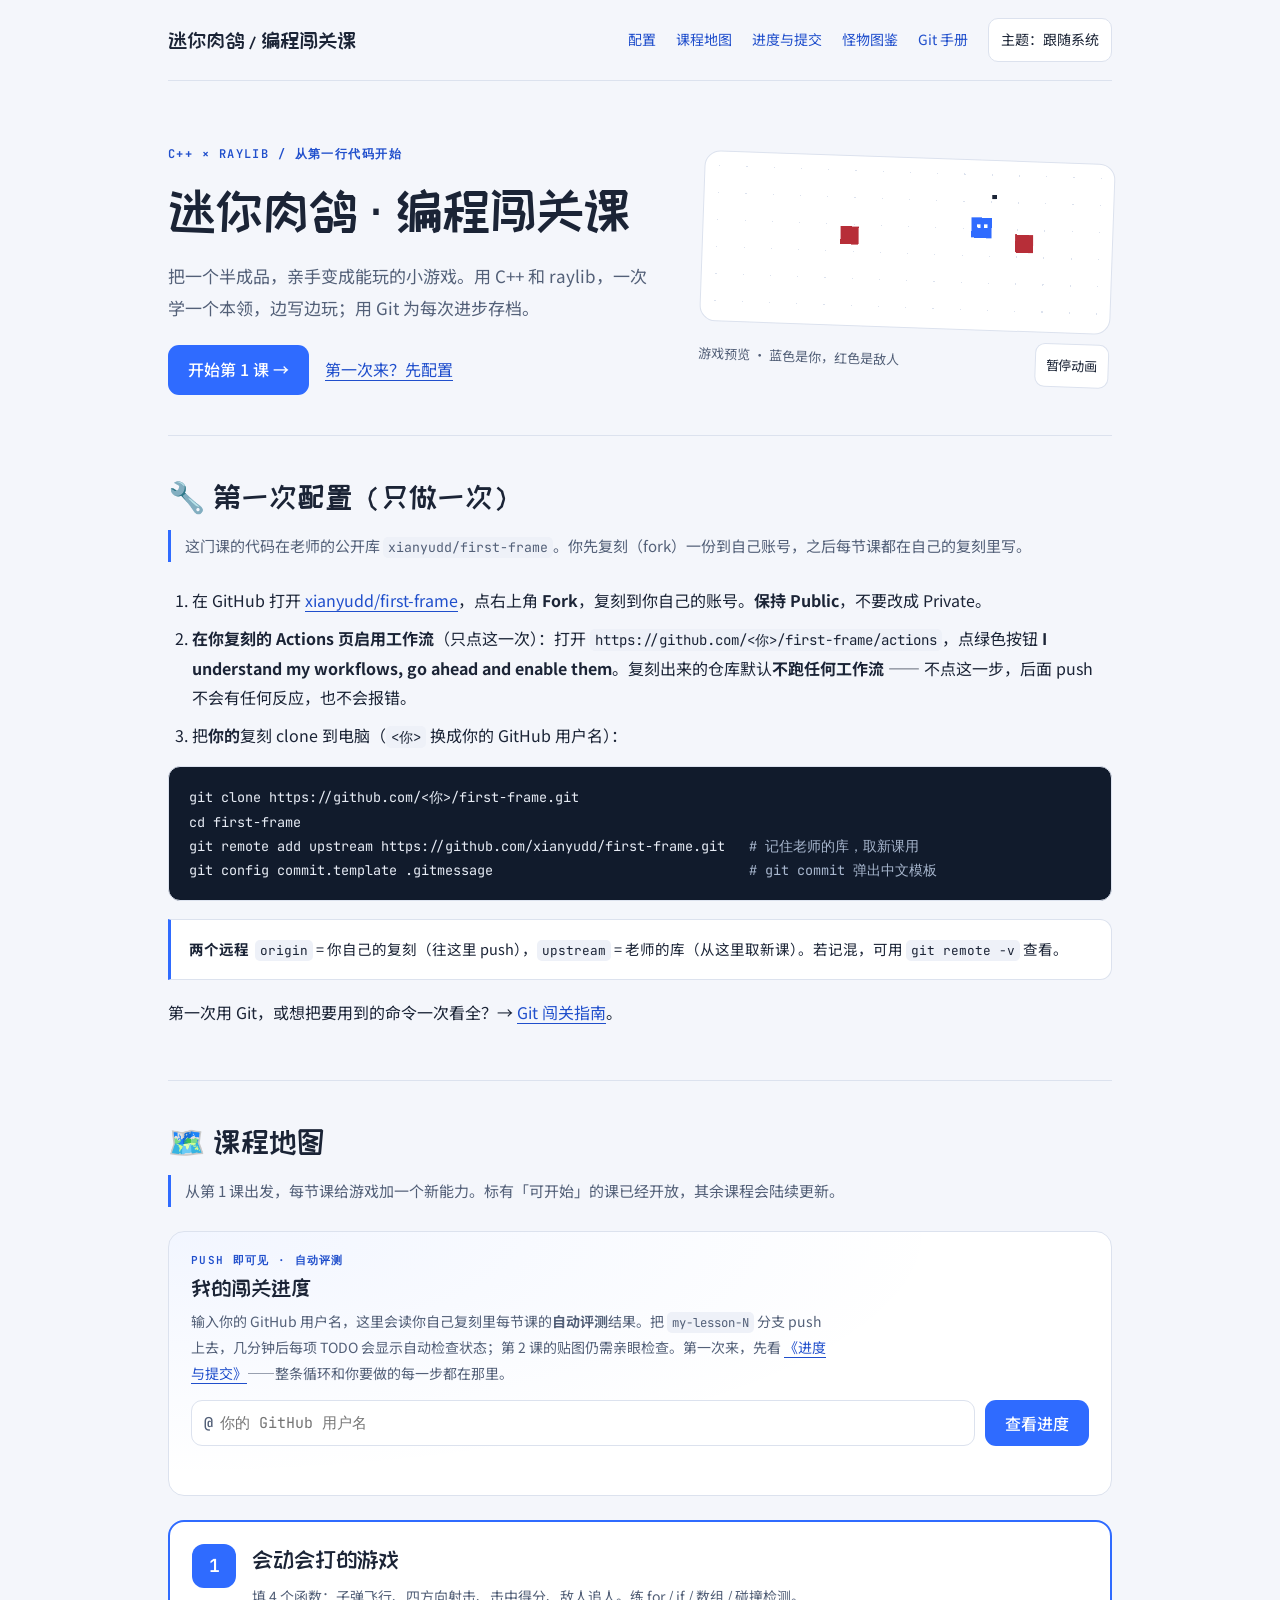
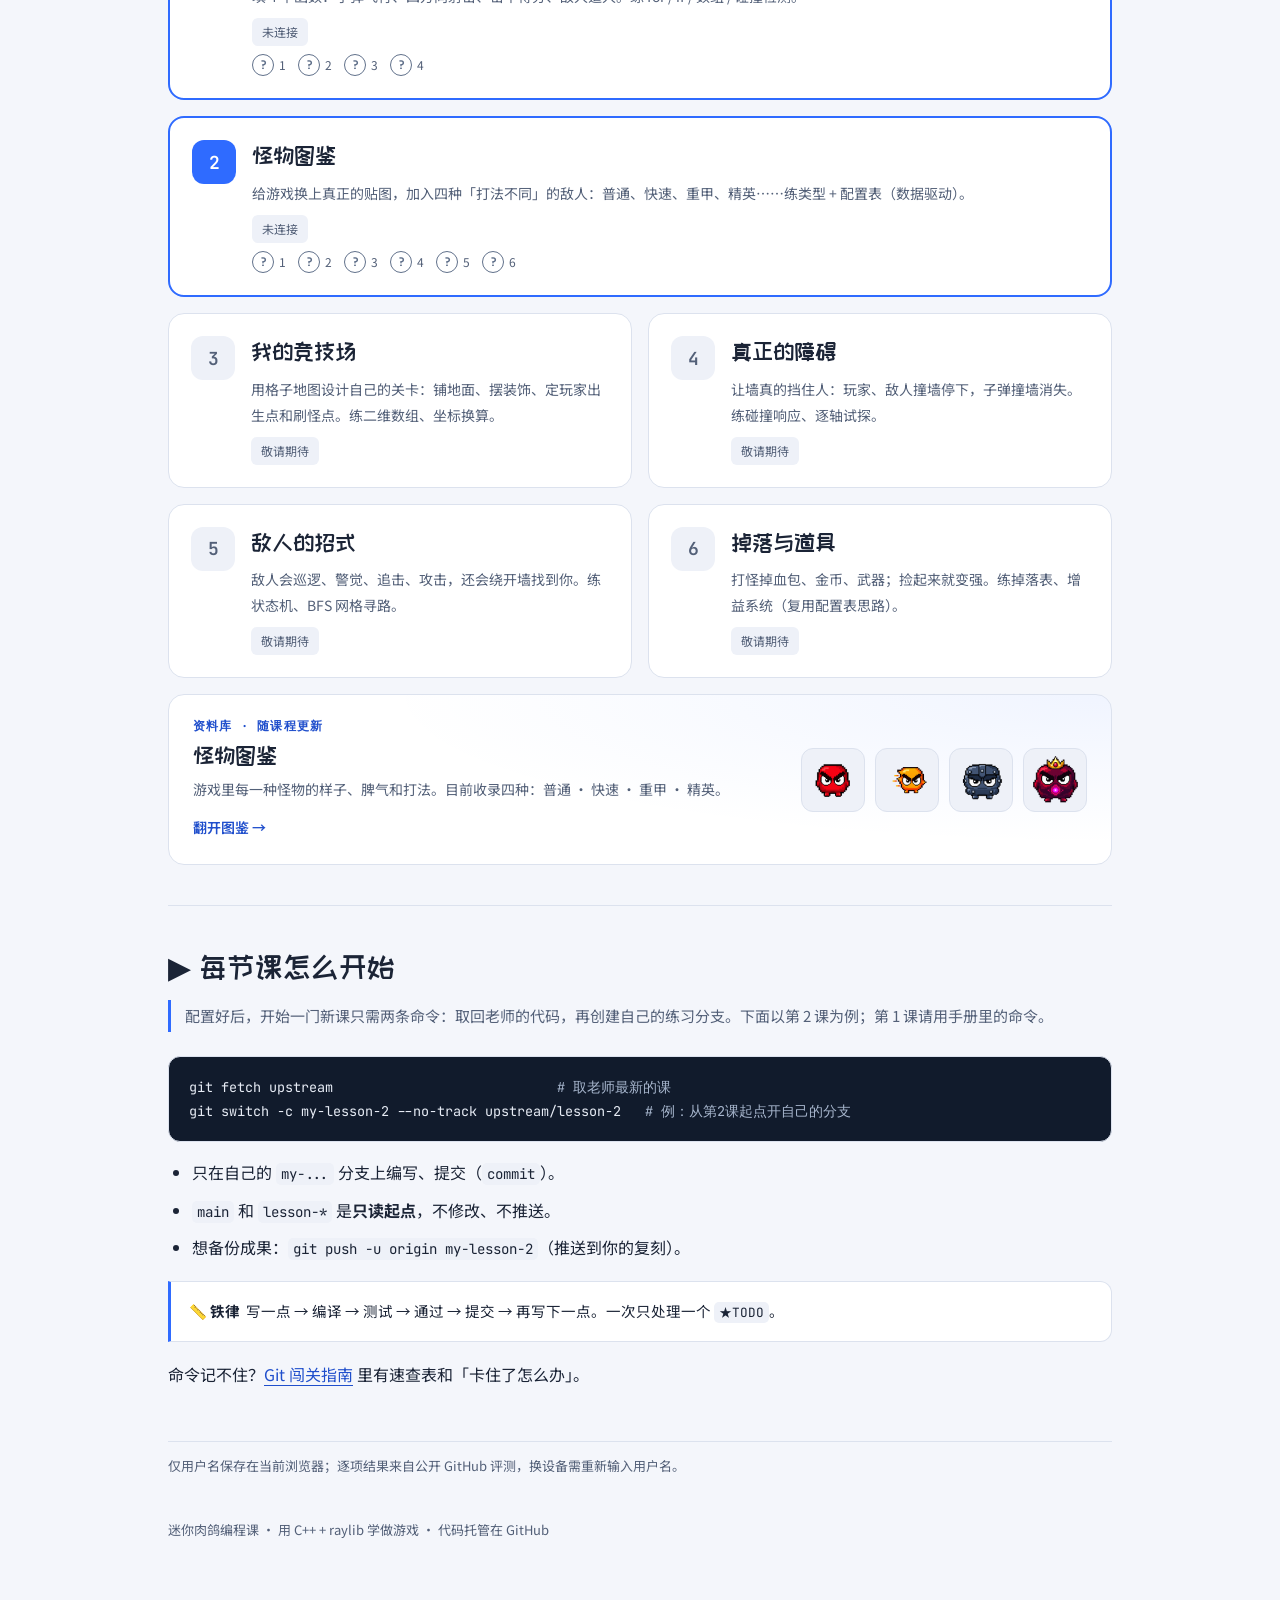
<file: docs/index.html>
<!doctype html>
<html lang="zh-CN">
<head>
<meta charset="utf-8">
<meta name="viewport" content="width=device-width, initial-scale=1">
<meta name="description" content="用 C++ 和 raylib 亲手做一个小游戏。跟着步骤写代码、测试并提交，每次学会一个新本领。">
<title>迷你肉鸽 · 编程闯关课</title>
<link rel="preconnect" href="https://fonts.googleapis.com">
<link rel="preconnect" href="https://fonts.gstatic.com" crossorigin>
<link rel="stylesheet" href="https://fonts.googleapis.com/css2?family=ZCOOL+KuaiLe&family=Noto+Sans+SC:wght@400;500;700&family=JetBrains+Mono:wght@400;600&display=swap">

<script>
(function(){
  try{
    var saved=JSON.parse(localStorage.getItem("rogue-hb"));
    if(saved && (saved.theme==="light" || saved.theme==="dark")) document.documentElement.dataset.theme=saved.theme;
  }catch(e){/* Storage is optional; system colors remain the default. */}
})();
</script>
<style>

:root{
  color-scheme:light; --ground:#F4F6FB; --panel:#FFFFFF; --panel-2:#EEF1F8;
  --ink:#1B2436; --ink-soft:#536078; --line:#DCE2EE;
  --accent:#2F6BFF; --accent-ink:#204FCC; --red:#B72E38; --green:#187B49; --gold:#886000;
  --radius:16px; --disp:"ZCOOL KuaiLe",system-ui,sans-serif;
  --body:"Noto Sans SC",system-ui,sans-serif; --mono:"JetBrains Mono",ui-monospace,monospace;
}
@media(prefers-color-scheme:dark){:root:not([data-theme="light"]){
  color-scheme:dark; --ground:#0E1420; --panel:#161F2E; --panel-2:#1E2A3D;
  --ink:#E7ECF5; --ink-soft:#ADB9CE; --line:#35445E; --accent-ink:#9CBAFF;
  --red:#FF8A8E; --green:#78DCAA; --gold:#FFD16B;
}}
:root[data-theme="dark"]{
  color-scheme:dark; --ground:#0E1420; --panel:#161F2E; --panel-2:#1E2A3D;
  --ink:#E7ECF5; --ink-soft:#ADB9CE; --line:#35445E; --accent-ink:#9CBAFF;
  --red:#FF8A8E; --green:#78DCAA; --gold:#FFD16B;
}
*{box-sizing:border-box}
html{scroll-behavior:smooth; scroll-padding-top:24px}
body{margin:0; background:var(--ground); color:var(--ink); font:16px/1.85 var(--body); -webkit-font-smoothing:antialiased}
a{color:var(--accent-ink); text-decoration:underline; text-underline-offset:4px; text-decoration-thickness:1px}
a:hover{text-decoration-thickness:2px}
button,input,summary,a{-webkit-tap-highlight-color:transparent}
button{font:inherit; cursor:pointer}
:focus-visible{outline:3px solid var(--accent-ink); outline-offset:4px; border-radius:4px}
[hidden]{display:none!important}
.skip-link{position:fixed; top:12px; left:12px; z-index:10; padding:10px 18px; background:var(--panel); color:var(--accent-ink); border:2px solid; border-radius:10px; transform:translateY(-160%)}
.skip-link:focus{transform:translateY(0)}
.sr-only{position:absolute; width:1px; height:1px; padding:0; margin:-1px; overflow:hidden; clip-path:inset(50%); white-space:nowrap}
.themebtn,.motionbtn{min-height:44px; padding:8px 12px; border:1px solid var(--line); background:var(--panel); color:var(--ink); border-radius:10px; font-size:14px}
.themebtn:hover,.motionbtn:hover{border-color:var(--accent-ink); background:var(--panel-2)}
.eyebrow{color:var(--accent-ink); font:600 12px/1.5 var(--mono); letter-spacing:.12em; margin:0 0 16px}
.hero{padding:clamp(32px,6vw,64px) 0 40px; border-bottom:1px solid var(--line)}
.hero h1{font:400 clamp(34px,4.6vw,52px)/1.22 var(--disp); margin:0 0 18px; text-wrap:balance; letter-spacing:-.02em}
.hero p{font-size:17px; color:var(--ink-soft); margin:0 0 22px; max-width:38em}
.hero .eyebrow{font-size:12px; color:var(--accent-ink); margin-bottom:16px}
.actions{display:flex; gap:12px; flex-wrap:wrap; align-items:center}
.cta{display:inline-flex; align-items:center; justify-content:center; min-height:48px; padding:10px 20px; background:var(--accent); color:#fff; border-radius:11px; font-weight:500; text-decoration:none; transition:transform .18s ease}
.cta:hover{background:#2458DA; text-decoration:none; transform:translateY(-2px)}
.secondary{display:inline-flex; align-items:center; min-height:48px; padding:8px 4px}
.preview{margin:0; min-width:0}
#stage{display:block; width:100%; height:auto; aspect-ratio:12/5; background:var(--panel); border:1px solid var(--line); border-radius:var(--radius); image-rendering:pixelated}
.preview figcaption{display:flex; justify-content:space-between; gap:8px; align-items:center; padding-top:10px; font-size:13px; color:var(--ink-soft)}
.motionbtn{font-size:13px; padding:6px 10px; flex-shrink:0}
section{padding:40px 0; border-bottom:1px solid var(--line); scroll-margin-top:20px}
section h2{font:400 clamp(25px,3.5vw,30px)/1.4 var(--disp); margin:0 0 12px; display:flex; align-items:center; gap:12px; text-wrap:balance}
.lead{color:var(--ink-soft); border-left:3px solid var(--accent); padding:2px 0 2px 14px; margin:8px 0 24px; font-size:15px}
h3{font-size:17px; line-height:1.5; margin:28px 0 12px}
p{margin:12px 0}
ul,ol{padding-left:24px; margin:14px 0} li{margin:8px 0}
code{font-family:var(--mono); font-size:.88em; overflow-wrap:anywhere; background:var(--panel-2); padding:2px 5px; border-radius:5px}
pre{background:#111B2C; color:#E7ECF5; padding:18px 20px; border:1px solid var(--line); border-radius:12px; overflow-x:auto; font:13.5px/1.8 var(--mono); margin:16px 0; tab-size:2}
pre .d{color:#A8B7CE} pre .g{color:#7EE0A6} pre .r{color:#FF8A8E}
.callout{padding:16px 18px; margin:18px 0; font-size:14.5px; border:1px solid var(--line); border-left:3px solid var(--accent); border-radius:0 12px 12px 0; background:var(--panel); overflow-wrap:anywhere}
.callout .k{font-weight:700; margin-right:6px}
.callout.warn{border-left-color:var(--red)} .warn .k{color:var(--red)}
.storage-note{font-size:13px; color:var(--ink-soft); margin:12px 0}
@media(max-width:540px){
  body{font-size:15px} .hero p{font-size:16px} section{padding:32px 0}
  pre{padding:14px; font-size:13px} .callout{padding:14px} .lead{font-size:15px}
}
@media(prefers-reduced-motion:reduce){
  html{scroll-behavior:auto} *,*::before,*::after{animation:none!important; transition:none!important}
  .cta:hover{transform:none}
}

.home{max-width:1040px; margin:0 auto; padding:0 clamp(18px,5vw,48px) 64px}
.top{display:flex; justify-content:space-between; gap:12px; align-items:center; padding:18px 0; border-bottom:1px solid var(--line)}
.brand{font:400 21px var(--disp); color:var(--ink); text-decoration:none}
.top nav{display:flex; align-items:center; gap:20px; font-size:14px}
.top nav a{min-height:44px; display:inline-flex; align-items:center; text-decoration:none}
.hero{display:grid; grid-template-columns:minmax(0,1.2fr) minmax(0,1fr); align-items:center; gap:40px}
.hero .preview{transform:rotate(2deg)}
.lessons{display:grid; grid-template-columns:repeat(2,minmax(0,1fr)); gap:16px; margin-top:24px}
.lesson{display:grid; grid-template-columns:44px minmax(0,1fr); gap:8px 16px; padding:22px; border:1px solid var(--line); border-radius:var(--radius); background:var(--panel); color:var(--ink); text-decoration:none; transition:transform .18s ease,border-color .18s ease}
a.lesson{grid-column:1/-1; border:2px solid var(--accent); position:relative}
a.lesson:hover{transform:translateY(-2px); text-decoration:none; box-shadow:0 8px 24px #2F6BFF14}
.lnum{font:600 18px var(--mono); color:#fff; background:var(--accent); width:44px; height:44px; border-radius:12px; display:grid; place-items:center}
.lesson.soon .lnum{background:var(--panel-2); color:var(--ink-soft)}
.ltxt{min-width:0} .ltxt b{font:400 23px/1.4 var(--disp)} .ltxt p{margin:8px 0 0; font-size:14px; color:var(--ink-soft)}
.badge{justify-self:start; grid-column:2; display:inline-block; font-size:12px; padding:3px 10px; border-radius:6px; background:var(--panel-2); color:var(--ink-soft)}
.badge.ready{color:var(--accent-ink); background:var(--panel-2)}
.badge.done{color:var(--green); background:var(--panel-2)}
.codex{display:grid; grid-template-columns:minmax(0,1fr) auto; gap:20px; align-items:center; margin-top:16px; padding:22px 24px; border:1px solid var(--line); border-radius:var(--radius); background:radial-gradient(140% 160% at 100% 0%, #2F6BFF12 0%, transparent 55%), var(--panel); color:var(--ink); text-decoration:none; transition:transform .18s ease,border-color .18s ease}
.codex:hover{transform:translateY(-2px); border-color:var(--accent-ink); text-decoration:none; box-shadow:0 8px 24px #2F6BFF14}
.codex .ce{font:600 12px/1.5 var(--mono); letter-spacing:.1em; color:var(--accent-ink); margin:0 0 6px}
.codex b{font:400 23px/1.3 var(--disp); display:block}
.codex .cp{margin:6px 0 0; font-size:14px; color:var(--ink-soft)}
.codex .cgo{display:inline-block; margin-top:12px; font-size:14px; font-weight:600; color:var(--accent-ink)}
.codex-art{display:flex; gap:10px; flex-shrink:0}
.codex-art img{width:64px; height:64px; object-fit:contain; background:var(--panel-2); border:1px solid var(--line); border-radius:12px; padding:6px}
@media(max-width:640px){.codex{grid-template-columns:1fr} .codex-art{justify-content:space-between; gap:8px} .codex-art img{width:56px; height:56px}}
@media(prefers-reduced-motion:reduce){.codex:hover{transform:none}}
.tracker{margin:6px 0 22px; padding:20px 22px; border:1px solid var(--line); border-radius:var(--radius); background:radial-gradient(150% 170% at 0% 0%, #2F6BFF10 0%, transparent 55%), var(--panel)}
.tk-eyebrow{font:600 11px/1.5 var(--mono); letter-spacing:.12em; color:var(--accent-ink); margin:0 0 6px}
.tk-title{font:400 22px/1.3 var(--disp); margin:0 0 6px}
.tk-sub{margin:0 0 14px; font-size:14px; color:var(--ink-soft); max-width:46em}
.tk-form{display:flex; gap:10px; flex-wrap:wrap; align-items:center; position:relative}
.tk-field{position:relative; flex:1; min-width:200px; display:flex}
.tk-at{position:absolute; left:13px; top:50%; transform:translateY(-50%); color:var(--ink-soft); font:600 15px var(--mono); pointer-events:none}
#tk-user{width:100%; min-height:46px; padding:8px 14px 8px 28px; border:1px solid var(--line); border-radius:11px; background:var(--panel); color:var(--ink); font:15px var(--mono)}
#tk-user:focus{border-color:var(--accent-ink); outline:none}
.tk-go{min-height:46px; padding:8px 20px; background:var(--accent); color:#fff; border:none; border-radius:11px; font-weight:500}
.tk-go:hover{background:#2458DA}
.tk-clear{min-height:46px; padding:8px 14px; background:var(--panel); color:var(--ink-soft); border:1px solid var(--line); border-radius:11px}
.tk-clear:hover{border-color:var(--accent-ink); color:var(--ink)}
.tk-msg{margin:12px 0 0; font-size:13.5px; color:var(--ink-soft); min-height:1.2em; overflow-wrap:anywhere}
.tk-msg.warn{color:var(--red)}
.tk-runs{margin:8px 0 0; font-size:13px; color:var(--ink-soft); display:flex; flex-wrap:wrap; gap:6px 16px}
.badge.pass{color:var(--green); background:var(--panel-2); box-shadow:inset 0 0 0 1px var(--green)}
.badge.fail{color:var(--red); background:var(--panel-2); box-shadow:inset 0 0 0 1px var(--red)}
.badge.run{color:var(--gold); background:var(--panel-2); box-shadow:inset 0 0 0 1px var(--gold)}
.badge.idle{color:var(--ink-soft); background:var(--panel-2)}
@media(max-width:540px){.tk-go,.tk-clear{flex:1}}
footer{padding:28px 0 0; color:var(--ink-soft); font-size:13px}
@media(max-width:700px){.hero{grid-template-columns:1fr; gap:28px} .hero .preview{transform:none; max-width:420px; width:100%} .lessons{grid-template-columns:1fr}}
@media(max-width:540px){.top{flex-wrap:wrap} .top nav{gap:14px; width:100%; justify-content:space-between} .lesson{padding:18px; gap:8px 12px}}
@media(prefers-reduced-motion:reduce){a.lesson:hover{transform:none}}
</style>
<link rel="stylesheet" href="todo-progress.css">
</head>
<body>
<a class="skip-link" href="#content">跳到正文</a>

<div class="home">
<div class="top"><a class="brand" href="#content">迷你肉鸽 / 编程闯关课</a><nav aria-label="首页导航"><a href="#setup">配置</a><a href="#map">课程地图</a><a href="progress/">进度与提交</a><a href="bestiary/">怪物图鉴</a><a href="git/">Git 手册</a><button class="themebtn" id="theme" type="button">主题：跟随系统</button></nav></div>

<main id="content" tabindex="-1">
<header class="hero">
<div class="hero-copy">
<p class="eyebrow">C++ × RAYLIB / 从第一行代码开始</p>
  <h1>迷你肉鸽 · 编程闯关课</h1>
  <p>把一个半成品，亲手变成能玩的小游戏。用 C++ 和 raylib，一次学一个本领，边写边玩；用 Git 为每次进步存档。</p>
<div class="actions"><a class="cta" href="lesson-1/">开始第 1 课 →</a><a class="secondary" href="#setup">第一次来？先配置</a></div>
</div>
<figure class="preview">
  <canvas id="stage" width="720" height="300" aria-hidden="true"></canvas>
  <figcaption><span>游戏预览 · 蓝色是你，红色是敌人</span><button class="motionbtn" id="motion" type="button" hidden>暂停动画</button></figcaption>
</figure>
</header>

<section id="setup">
  <h2>🔧 第一次配置（只做一次）</h2>
  <p class="lead">这门课的代码在老师的公开库 <code>xianyudd/first-frame</code>。你先复刻（fork）一份到自己账号，之后每节课都在自己的复刻里写。</p>
  <ol>
    <li>在 GitHub 打开 <a href="https://github.com/xianyudd/first-frame" target="_blank" rel="noopener">xianyudd/first-frame</a>，点右上角 <b>Fork</b>，复刻到你自己的账号。<b>保持 Public</b>，不要改成 Private。</li>
    <li><b>在你复刻的 Actions 页启用工作流</b>（只点这一次）：打开 <code>https://github.com/&lt;你&gt;/first-frame/actions</code>，点绿色按钮 <b>I understand my workflows, go ahead and enable them</b>。复刻出来的仓库默认<b>不跑任何工作流</b> —— 不点这一步，后面 push 不会有任何反应，也不会报错。</li>
    <li>把<b>你的</b>复刻 clone 到电脑（<code>&lt;你&gt;</code> 换成你的 GitHub 用户名）：</li>
  </ol>
  <pre tabindex="0" role="region" aria-label="命令或代码示例，可横向滚动">git clone https://github.com/&lt;你&gt;/first-frame.git
cd first-frame
git remote add upstream https://github.com/xianyudd/first-frame.git   <span class="d"># 记住老师的库，取新课用</span>
git config commit.template .gitmessage                                <span class="d"># git commit 弹出中文模板</span></pre>
  <div class="callout"><span class="k">两个远程</span><code>origin</code> = 你自己的复刻（往这里 push），<code>upstream</code> = 老师的库（从这里取新课）。若记混，可用 <code>git remote -v</code> 查看。</div>
  <p>第一次用 Git，或想把要用到的命令一次看全？→ <a href="git/">Git 闯关指南</a>。</p>
</section>
<section id="map">
  <h2>🗺️ 课程地图</h2>
  <p class="lead">从第 1 课出发，每节课给游戏加一个新能力。标有「可开始」的课已经开放，其余课程会陆续更新。</p>
  <div class="tracker" id="tracker">
    <p class="tk-eyebrow">PUSH 即可见 · 自动评测</p>
    <h3 class="tk-title">我的闯关进度</h3>
    <p class="tk-sub">输入你的 GitHub 用户名，这里会读你自己复刻里每节课的<b>自动评测</b>结果。把 <code>my-lesson-N</code> 分支 push 上去，几分钟后每项 TODO 会显示自动检查状态；第 2 课的贴图仍需亲眼检查。第一次来，先看 <a href="progress/">《进度与提交》</a>——整条循环和你要做的每一步都在那里。</p>
    <form class="tk-form" id="tk-form" autocomplete="off" novalidate>
      <span class="tk-field"><span class="tk-at" aria-hidden="true">@</span>
        <label class="sr-only" for="tk-user">你的 GitHub 用户名</label>
        <input id="tk-user" name="user" type="text" inputmode="text" spellcheck="false" autocapitalize="none" placeholder="你的 GitHub 用户名" maxlength="39"></span>
      <button class="tk-go" id="tk-go" type="submit">查看进度</button>
      <button class="tk-clear" id="tk-clear" type="button" hidden>清除</button>
    </form>
    <p class="tk-msg" id="tk-msg" role="status" aria-live="polite"></p>
    <p class="tk-runs" id="tk-runs" hidden></p>
  </div>
  <div class="lessons">
    <a class="lesson" href="lesson-1/">
      <span class="lnum">1</span>
      <div class="ltxt"><b>会动会打的游戏</b><p>填 4 个函数：子弹飞行、四方向射击、击中得分、敌人追人。练 for / if / 数组 / 碰撞检测。</p></div>
      <span class="badge ready" id="badge-1">可开始</span>
      <span class="todo-list" aria-label="第 1 课逐项检查"><span class="todo-item"><span class="todo-dot" data-todo="1-1" aria-label="第 1 课 TODO 1：未连接">?</span> 1</span><span class="todo-item"><span class="todo-dot" data-todo="1-2" aria-label="第 1 课 TODO 2：未连接">?</span> 2</span><span class="todo-item"><span class="todo-dot" data-todo="1-3" aria-label="第 1 课 TODO 3：未连接">?</span> 3</span><span class="todo-item"><span class="todo-dot" data-todo="1-4" aria-label="第 1 课 TODO 4：未连接">?</span> 4</span></span>
    </a>
    <a class="lesson" href="lesson-2/">
      <span class="lnum">2</span>
      <div class="ltxt"><b>怪物图鉴</b><p>给游戏换上真正的贴图，加入四种「打法不同」的敌人：普通、快速、重甲、精英……练类型 + 配置表（数据驱动）。</p></div>
      <span class="badge ready" id="badge-2">可开始</span>
      <span class="todo-list" aria-label="第 2 课逐项检查"><span class="todo-item"><span class="todo-dot" data-todo="2-1" aria-label="第 2 课 TODO 1：未连接">?</span> 1</span><span class="todo-item"><span class="todo-dot" data-todo="2-2" aria-label="第 2 课 TODO 2：未连接">?</span> 2</span><span class="todo-item"><span class="todo-dot" data-todo="2-3" aria-label="第 2 课 TODO 3：未连接">?</span> 3</span><span class="todo-item"><span class="todo-dot" data-todo="2-4" aria-label="第 2 课 TODO 4：未连接">?</span> 4</span><span class="todo-item"><span class="todo-dot" data-todo="2-5" aria-label="第 2 课 TODO 5：未连接">?</span> 5</span><span class="todo-item"><span class="todo-dot" data-todo="2-6" aria-label="第 2 课 TODO 6：未连接">?</span> 6</span></span>
    </a>
    <div class="lesson soon">
      <span class="lnum">3</span>
      <div class="ltxt"><b>我的竞技场</b><p>用格子地图设计自己的关卡：铺地面、摆装饰、定玩家出生点和刷怪点。练二维数组、坐标换算。</p></div>
      <span class="badge soon">敬请期待</span>
    </div>
    <div class="lesson soon">
      <span class="lnum">4</span>
      <div class="ltxt"><b>真正的障碍</b><p>让墙真的挡住人：玩家、敌人撞墙停下，子弹撞墙消失。练碰撞响应、逐轴试探。</p></div>
      <span class="badge soon">敬请期待</span>
    </div>
    <div class="lesson soon">
      <span class="lnum">5</span>
      <div class="ltxt"><b>敌人的招式</b><p>敌人会巡逻、警觉、追击、攻击，还会绕开墙找到你。练状态机、BFS 网格寻路。</p></div>
      <span class="badge soon">敬请期待</span>
    </div>
    <div class="lesson soon">
      <span class="lnum">6</span>
      <div class="ltxt"><b>掉落与道具</b><p>打怪掉血包、金币、武器；捡起来就变强。练掉落表、增益系统（复用配置表思路）。</p></div>
      <span class="badge soon">敬请期待</span>
    </div>
  </div>
  <a class="codex" href="bestiary/">
    <div class="codex-txt">
      <p class="ce">资料库 · 随课程更新</p>
      <b>怪物图鉴</b>
      <p class="cp">游戏里每一种怪物的样子、脾气和打法。目前收录四种：普通 · 快速 · 重甲 · 精英。</p>
      <span class="cgo">翻开图鉴 →</span>
    </div>
    <div class="codex-art" aria-hidden="true">
      <img src="bestiary/assets/grunt.png" alt="" width="64" height="64" loading="lazy">
      <img src="bestiary/assets/runner.png" alt="" width="64" height="64" loading="lazy">
      <img src="bestiary/assets/heavy.png" alt="" width="64" height="64" loading="lazy">
      <img src="bestiary/assets/elite.png" alt="" width="64" height="64" loading="lazy">
    </div>
  </a>
</section>

<section id="how">
  <h2>▶️ 每节课怎么开始</h2>
  <p class="lead">配置好后，开始一门新课只需两条命令：取回老师的代码，再创建自己的练习分支。下面以第 2 课为例；第 1 课请用手册里的命令。</p>
  <pre tabindex="0" role="region" aria-label="命令或代码示例，可横向滚动">git fetch upstream                            <span class="d"># 取老师最新的课</span>
git switch -c my-lesson-2 --no-track upstream/lesson-2   <span class="d"># 例：从第2课起点开自己的分支</span></pre>
  <ul>
    <li>只在自己的 <code>my-...</code> 分支上编写、提交（<code>commit</code>）。</li>
    <li><code>main</code> 和 <code>lesson-*</code> 是<b>只读起点</b>，不修改、不推送。</li>
    <li>想备份成果：<code>git push -u origin my-lesson-2</code>（推送到你的复刻）。</li>
  </ul>
  <div class="callout"><span class="k">📏 铁律</span>写一点 → 编译 → 测试 → 通过 → 提交 → 再写下一点。一次只处理一个 <code>★TODO</code>。</div>
  <p>命令记不住？<a href="git/">Git 闯关指南</a> 里有速查表和「卡住了怎么办」。</p>
</section>

</main>
<p class="storage-note" id="storage-note" role="status">仅用户名保存在当前浏览器；逐项结果来自公开 GitHub 评测，换设备需重新输入用户名。</p>
<footer>迷你肉鸽编程课 · 用 C++ + raylib 学做游戏 · 代码托管在 GitHub</footer>
</div>
<script>
(function(){
  "use strict";
  var root=document.documentElement, KEY="rogue-hb", storageOK=true;
  var themes = ["system", "light", "dark"];
  var labels={system:"跟随系统",light:"浅色",dark:"深色"};
  var systemColors=matchMedia("(prefers-color-scheme:dark)");
  var motionQuery=matchMedia("(prefers-reduced-motion:reduce)");
  var themeButton=document.getElementById("theme");
  function readStore(){
    try{
      var value=JSON.parse(localStorage.getItem(KEY));
      return value && typeof value==="object" && !Array.isArray(value) ? value : {};
    }catch(e){storageOK=false; return {};}
  }
  var store=readStore();
  function storageNotice(){
    if(!storageOK) document.getElementById("storage-note").textContent="本次设置仍然有效，但浏览器未能保存记录。换设备需重新输入 GitHub 用户名。";
  }
  function saveField(key,value){
    // Merge the latest record so another tab's progress is not overwritten.
    var latest=readStore();
    store=Object.assign({},store,latest,{[key]:value});
    try{localStorage.setItem(KEY,JSON.stringify(store));}catch(e){storageOK=false;}
    storageNotice();
  }
  function applyTheme(){
    var theme=themes.includes(store.theme) ? store.theme : "system";
    if(theme==="system") root.removeAttribute("data-theme");
    else root.setAttribute("data-theme",theme);
    var next=themes[(themes.indexOf(theme)+1)%themes.length];
    themeButton.textContent="主题："+labels[theme];
    themeButton.setAttribute("aria-label","当前主题："+labels[theme]+"；点击切换为"+labels[next]);
    themeButton.title="跟随系统 → 浅色 → 深色";
  }
  themeButton.addEventListener("click",function(){
    var current=themes.includes(store.theme) ? store.theme : "system";
    saveField("theme",themes[(themes.indexOf(current)+1)%themes.length]);
    applyTheme(); refreshCanvas();
  });
  applyTheme(); storageNotice();
  function sync(){store=readStore(); applyTheme(); storageNotice(); refreshCanvas();}
  window.addEventListener("storage",function(e){if(e.key===KEY || e.key===null) sync();});
  window.addEventListener("pageshow",sync);

  // Reading position: choose the last heading above the viewport's upper third.
  var sections=Array.from(document.querySelectorAll("section[id]"));
  var navLinks=Array.from(document.querySelectorAll(".nav a"));
  function updateNav(){
    if(!navLinks.length) return;
    var active=sections[0];
    sections.forEach(function(s){if(s.getBoundingClientRect().top<=window.innerHeight*.3) active=s;});
    navLinks.forEach(function(a){
      var current=a.hash==="#"+active.id;
      a.classList.toggle("active",current);
      if(current) a.setAttribute("aria-current","location"); else a.removeAttribute("aria-current");
    });
  }
  if(navLinks.length){
    var navPending=false;
    window.addEventListener("scroll",function(){
      if(!navPending){navPending=true; requestAnimationFrame(function(){navPending=false; updateNav();});}
    },{passive:true});
    window.addEventListener("resize",updateNav); updateNav();
  }

  // A lightweight decorative preview. No animation loop while hidden or reduced.
  var cv=document.getElementById("stage"), ctx=cv.getContext("2d");
  var motionButton=document.getElementById("motion"), palette={}, raf=0;
  var paused=false, visible=true, last=0, tick=0;
  var player={x:180,y:75}, foes=[{x:30,y:30},{x:330,y:120}], shots=[];
  function draw(){
    if(!ctx) return;
    ctx.setTransform(2,0,0,2,0,0); ctx.clearRect(0,0,360,150);
    ctx.fillStyle=palette.line;
    for(var x=12;x<360;x+=24) for(var y=12;y<150;y+=24) ctx.fillRect(x,y,1,1);
    ctx.fillStyle=palette.ink; shots.forEach(function(s){ctx.fillRect(s.x-2,s.y-2,4,4);});
    ctx.fillStyle=palette.red; foes.forEach(function(f){ctx.fillRect(f.x-8,f.y-8,16,16);});
    ctx.fillStyle=palette.accent; ctx.fillRect(player.x-9,player.y-9,18,18);
    ctx.fillStyle="#fff"; ctx.fillRect(player.x-4,player.y-3,3,3); ctx.fillRect(player.x+2,player.y-3,3,3);
  }
  function refreshCanvas(){
    if(!ctx) return;
    var style=getComputedStyle(root);
    palette={ink:style.getPropertyValue("--ink"),red:style.getPropertyValue("--red"),accent:style.getPropertyValue("--accent"),line:style.getPropertyValue("--line")};
    draw();
  }
  function step(){
    tick++;
    player={x:180+Math.sin(tick/65)*90,y:75+Math.sin(tick/43)*40};
    foes=foes.map(function(f,i){
      var next={x:f.x+Math.sign(player.x-f.x)*.65,y:f.y+Math.sign(player.y-f.y)*.65};
      return Math.abs(next.x-player.x)<15 && Math.abs(next.y-player.y)<15 ? {x:i?330:30,y:i?120:30} : next;
    });
    shots=shots.map(function(s){return {x:s.x,y:s.y-3.2};}).filter(function(s){return s.y>-6;});
    if(tick%28===0) shots=shots.concat([{x:player.x,y:player.y}]);
  }
  function running(){return ctx && visible && !document.hidden && !paused && !motionQuery.matches;}
  function frame(now){
    raf=0; if(!running()) return;
    if(now-last>=1000/30){last=now; step(); draw();}
    raf=requestAnimationFrame(frame);
  }
  function schedule(){
    if(raf) cancelAnimationFrame(raf); raf=0; last=0;
    motionButton.hidden=!ctx || motionQuery.matches;
    motionButton.textContent=paused?"播放动画":"暂停动画";
    if(running()) raf=requestAnimationFrame(frame); else draw();
  }
  motionButton.addEventListener("click",function(){paused=!paused; schedule();});
  motionQuery.addEventListener("change",schedule);
  systemColors.addEventListener("change",refreshCanvas);
  document.addEventListener("visibilitychange",schedule);
  if("IntersectionObserver" in window){
    new IntersectionObserver(function(entries){visible=entries[0].isIntersecting; schedule();}).observe(cv);
  }
  refreshCanvas(); schedule();
})();

</script>
<script src="todo-progress.js" defer></script>
</body>
</html>
</file>
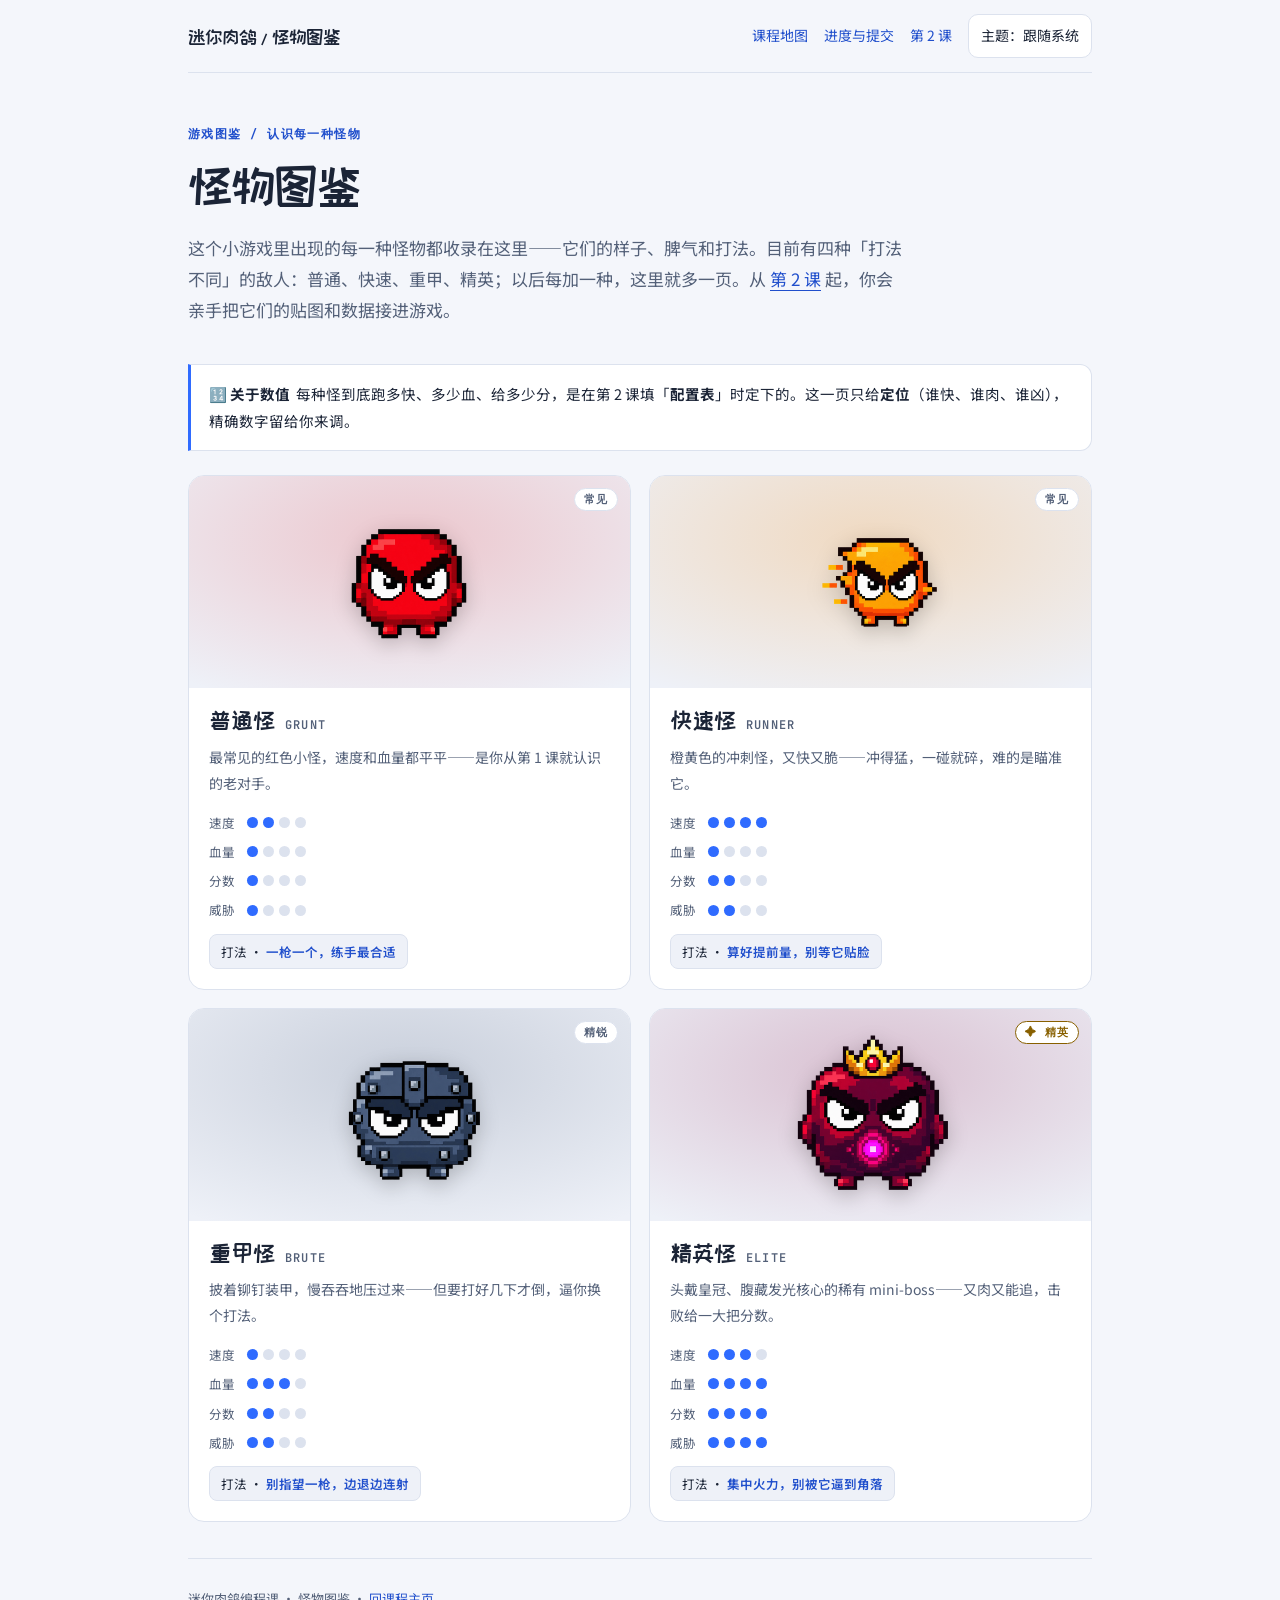
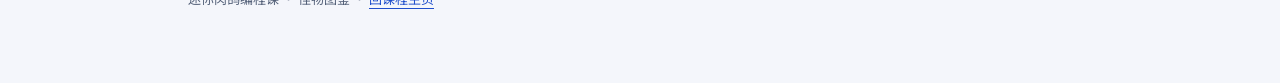
<file: docs/bestiary/index.html>
<!doctype html>
<html lang="zh-CN">
<head>
<meta charset="utf-8">
<meta name="viewport" content="width=device-width, initial-scale=1">
<meta name="description" content="迷你肉鸽里的怪物图鉴：普通、快速、重甲、精英四种敌人——它们的样子、脾气与打法，随课程更新。">
<title>怪物图鉴</title>
<link rel="preconnect" href="https://fonts.googleapis.com">
<link rel="preconnect" href="https://fonts.gstatic.com" crossorigin>
<link rel="stylesheet" href="https://fonts.googleapis.com/css2?family=ZCOOL+KuaiLe&family=Noto+Sans+SC:wght@400;500;700&family=JetBrains+Mono:wght@400;600&display=swap">
<script>
(function(){
  try{
    var saved=JSON.parse(localStorage.getItem("rogue-hb"));
    if(saved && (saved.theme==="light" || saved.theme==="dark")) document.documentElement.dataset.theme=saved.theme;
  }catch(e){/* 存储可选，默认跟随系统配色 */}
})();
</script>
<style>
:root{
  color-scheme:light; --ground:#F4F6FB; --panel:#FFFFFF; --panel-2:#EEF1F8;
  --ink:#1B2436; --ink-soft:#536078; --line:#DCE2EE;
  --accent:#2F6BFF; --accent-ink:#204FCC; --red:#B72E38; --green:#187B49; --gold:#886000;
  --radius:16px; --disp:"ZCOOL KuaiLe",system-ui,sans-serif;
  --body:"Noto Sans SC",system-ui,sans-serif; --mono:"JetBrains Mono",ui-monospace,monospace;
}
@media(prefers-color-scheme:dark){:root:not([data-theme="light"]){
  color-scheme:dark; --ground:#0E1420; --panel:#161F2E; --panel-2:#1E2A3D;
  --ink:#E7ECF5; --ink-soft:#ADB9CE; --line:#35445E; --accent-ink:#9CBAFF;
  --red:#FF8A8E; --green:#78DCAA; --gold:#FFD16B;
}}
:root[data-theme="dark"]{
  color-scheme:dark; --ground:#0E1420; --panel:#161F2E; --panel-2:#1E2A3D;
  --ink:#E7ECF5; --ink-soft:#ADB9CE; --line:#35445E; --accent-ink:#9CBAFF;
  --red:#FF8A8E; --green:#78DCAA; --gold:#FFD16B;
}
*{box-sizing:border-box}
html{scroll-behavior:smooth}
body{margin:0; background:var(--ground); color:var(--ink); font:16px/1.85 var(--body); -webkit-font-smoothing:antialiased}
a{color:var(--accent-ink); text-decoration:underline; text-underline-offset:4px; text-decoration-thickness:1px}
a:hover{text-decoration-thickness:2px}
button{font:inherit; cursor:pointer; -webkit-tap-highlight-color:transparent}
:focus-visible{outline:3px solid var(--accent-ink); outline-offset:4px; border-radius:4px}
[hidden]{display:none!important}
.skip-link{position:fixed; top:12px; left:12px; z-index:20; padding:10px 18px; background:var(--panel); color:var(--accent-ink); border:2px solid; border-radius:10px; transform:translateY(-160%)}
.skip-link:focus{transform:translateY(0)}
.wrap{max-width:1000px; margin:0 auto; padding:0 clamp(18px,5vw,48px) 72px}
.top{position:sticky; top:0; z-index:10; display:flex; justify-content:space-between; gap:12px; align-items:center; padding:14px 0; background:var(--ground); border-bottom:1px solid var(--line)}
.brand{font:400 19px var(--disp); color:var(--ink); text-decoration:none}
.brand:hover{color:var(--accent-ink)}
.top nav{display:flex; align-items:center; gap:16px; font-size:14px}
.top nav a{min-height:44px; display:inline-flex; align-items:center; text-decoration:none}
.themebtn{min-height:44px; padding:8px 12px; border:1px solid var(--line); background:var(--panel); color:var(--ink); border-radius:10px; font-size:14px}
.themebtn:hover{border-color:var(--accent-ink); background:var(--panel-2)}
.hero{padding:clamp(28px,5vw,52px) 0 8px}
.eyebrow{color:var(--accent-ink); font:600 12px/1.5 var(--mono); letter-spacing:.12em; margin:0 0 14px}
.hero h1{font:400 clamp(32px,4.4vw,48px)/1.22 var(--disp); margin:0 0 16px; letter-spacing:-.02em; text-wrap:balance}
.sub{font-size:17px; color:var(--ink-soft); margin:0 0 8px; max-width:42em}
.callout{padding:16px 18px; margin:22px 0; font-size:14.5px; border:1px solid var(--line); border-left:3px solid var(--accent); border-radius:0 12px 12px 0; background:var(--panel); overflow-wrap:anywhere}
.callout .k{font-weight:700; margin-right:6px}
.grid{display:grid; grid-template-columns:repeat(2,minmax(0,1fr)); gap:18px; margin-top:24px}
.card{border:1px solid var(--line); border-radius:var(--radius); background:var(--panel); overflow:hidden; display:flex; flex-direction:column}
.card .art{position:relative; display:grid; place-items:center; padding:22px; min-height:180px; background:
  radial-gradient(120% 120% at 50% 30%, var(--tint) 0%, transparent 70%), var(--panel-2)}
.card .art img{width:min(56%,168px); height:auto; image-rendering:auto; filter:drop-shadow(0 6px 10px #0003)}
.rarity{position:absolute; top:12px; right:12px; font:600 11px/1 var(--mono); letter-spacing:.08em; padding:5px 9px; border-radius:999px; background:var(--panel); color:var(--ink-soft); border:1px solid var(--line)}
.rarity.elite{color:var(--gold); border-color:var(--gold)}
.body{padding:18px 20px 20px; display:flex; flex-direction:column; gap:10px}
.name{display:flex; align-items:baseline; gap:10px; flex-wrap:wrap}
.name b{font:400 24px/1.2 var(--disp)}
.name .cn{font:600 12px var(--mono); color:var(--ink-soft); letter-spacing:.1em}
.flavor{margin:0; font-size:14px; color:var(--ink-soft)}
.meters{display:grid; grid-template-columns:auto 1fr; gap:6px 12px; align-items:center; margin:4px 0 2px}
.meters .ml{font-size:12.5px; color:var(--ink-soft)}
.dots{display:flex; gap:5px}
.dot{width:11px; height:11px; border-radius:50%; background:var(--line)}
.dot.on{background:var(--accent)}
.card.threat .dot.on{background:var(--accent)}
.tag{align-self:flex-start; font-size:12.5px; padding:5px 11px; border-radius:8px; background:var(--panel-2); color:var(--ink); border:1px solid var(--line)}
.tag b{color:var(--accent-ink); font-weight:600}
footer{padding:28px 0 0; color:var(--ink-soft); font-size:13px; border-top:1px solid var(--line); margin-top:36px}
@media(max-width:640px){
  body{font-size:15px} .grid{grid-template-columns:1fr}
  .card .art img{width:min(48%,150px)}
}
@media(prefers-reduced-motion:reduce){html{scroll-behavior:auto} *,*::before,*::after{transition:none!important}}
</style>
</head>
<body>
<a class="skip-link" href="#content">跳到正文</a>
<div class="wrap">
  <header class="top">
    <a class="brand" href="../">迷你肉鸽 / 怪物图鉴</a>
    <nav aria-label="站内导航">
      <a href="../#map">课程地图</a>
      <a href="../progress/">进度与提交</a>
      <a href="../lesson-2/">第 2 课</a>
      <button class="themebtn" id="theme" type="button">主题：跟随系统</button>
    </nav>
  </header>
  <main id="content" tabindex="-1">
  <div class="hero">
    <p class="eyebrow">游戏图鉴 / 认识每一种怪物</p>
    <h1>怪物图鉴</h1>
    <p class="sub">这个小游戏里出现的每一种怪物都收录在这里——它们的样子、脾气和打法。目前有四种「打法不同」的敌人：普通、快速、重甲、精英；以后每加一种，这里就多一页。从 <a href="../lesson-2/">第 2 课</a> 起，你会亲手把它们的贴图和数据接进游戏。</p>
  </div>
  <div class="callout"><span class="k">🔢 关于数值</span>每种怪到底跑多快、多少血、给多少分，是在第 2 课填「<b>配置表</b>」时定下的。这一页只给<b>定位</b>（谁快、谁肉、谁凶），精确数字留给你来调。</div>

  <div class="grid">

    <article class="card threat" style="--tint:#E5484D40">
      <div class="art"><span class="rarity">常见</span><img src="assets/grunt.png" alt="普通怪：红色方块小怪，一对凶恶的眼睛" width="320" height="320" loading="lazy"></div>
      <div class="body">
        <div class="name"><b>普通怪</b><span class="cn">GRUNT</span></div>
        <p class="flavor">最常见的红色小怪，速度和血量都平平——是你从第 1 课就认识的老对手。</p>
        <div class="meters">
          <span class="ml">速度</span><span class="dots"><i class="dot on"></i><i class="dot on"></i><i class="dot"></i><i class="dot"></i></span>
          <span class="ml">血量</span><span class="dots"><i class="dot on"></i><i class="dot"></i><i class="dot"></i><i class="dot"></i></span>
          <span class="ml">分数</span><span class="dots"><i class="dot on"></i><i class="dot"></i><i class="dot"></i><i class="dot"></i></span>
          <span class="ml">威胁</span><span class="dots"><i class="dot on"></i><i class="dot"></i><i class="dot"></i><i class="dot"></i></span>
        </div>
        <span class="tag">打法 · <b>一枪一个，练手最合适</b></span>
      </div>
    </article>

    <article class="card threat" style="--tint:#F5931E40">
      <div class="art"><span class="rarity">常见</span><img src="assets/runner.png" alt="快速怪：橙黄色小怪，身后带冲刺残影" width="320" height="320" loading="lazy"></div>
      <div class="body">
        <div class="name"><b>快速怪</b><span class="cn">RUNNER</span></div>
        <p class="flavor">橙黄色的冲刺怪，又快又脆——冲得猛，一碰就碎，难的是瞄准它。</p>
        <div class="meters">
          <span class="ml">速度</span><span class="dots"><i class="dot on"></i><i class="dot on"></i><i class="dot on"></i><i class="dot on"></i></span>
          <span class="ml">血量</span><span class="dots"><i class="dot on"></i><i class="dot"></i><i class="dot"></i><i class="dot"></i></span>
          <span class="ml">分数</span><span class="dots"><i class="dot on"></i><i class="dot on"></i><i class="dot"></i><i class="dot"></i></span>
          <span class="ml">威胁</span><span class="dots"><i class="dot on"></i><i class="dot on"></i><i class="dot"></i><i class="dot"></i></span>
        </div>
        <span class="tag">打法 · <b>算好提前量，别等它贴脸</b></span>
      </div>
    </article>
    <article class="card threat" style="--tint:#5B6B8640">
      <div class="art"><span class="rarity">精锐</span><img src="assets/heavy.png" alt="重甲怪：深蓝灰色小怪，覆盖装甲板和铆钉" width="320" height="320" loading="lazy"></div>
      <div class="body">
        <div class="name"><b>重甲怪</b><span class="cn">BRUTE</span></div>
        <p class="flavor">披着铆钉装甲，慢吞吞地压过来——但要打好几下才倒，逼你换个打法。</p>
        <div class="meters">
          <span class="ml">速度</span><span class="dots"><i class="dot on"></i><i class="dot"></i><i class="dot"></i><i class="dot"></i></span>
          <span class="ml">血量</span><span class="dots"><i class="dot on"></i><i class="dot on"></i><i class="dot on"></i><i class="dot"></i></span>
          <span class="ml">分数</span><span class="dots"><i class="dot on"></i><i class="dot on"></i><i class="dot"></i><i class="dot"></i></span>
          <span class="ml">威胁</span><span class="dots"><i class="dot on"></i><i class="dot on"></i><i class="dot"></i><i class="dot"></i></span>
        </div>
        <span class="tag">打法 · <b>别指望一枪，边退边连射</b></span>
      </div>
    </article>

    <article class="card threat" style="--tint:#9B2D5B40">
      <div class="art"><span class="rarity elite">✦ 精英</span><img src="assets/elite.png" alt="精英怪：暗红色大型小怪，头戴金皇冠、腹部有发光核心" width="320" height="320" loading="lazy"></div>
      <div class="body">
        <div class="name"><b>精英怪</b><span class="cn">ELITE</span></div>
        <p class="flavor">头戴皇冠、腹藏发光核心的稀有 mini-boss——又肉又能追，击败给一大把分数。</p>
        <div class="meters">
          <span class="ml">速度</span><span class="dots"><i class="dot on"></i><i class="dot on"></i><i class="dot on"></i><i class="dot"></i></span>
          <span class="ml">血量</span><span class="dots"><i class="dot on"></i><i class="dot on"></i><i class="dot on"></i><i class="dot on"></i></span>
          <span class="ml">分数</span><span class="dots"><i class="dot on"></i><i class="dot on"></i><i class="dot on"></i><i class="dot on"></i></span>
          <span class="ml">威胁</span><span class="dots"><i class="dot on"></i><i class="dot on"></i><i class="dot on"></i><i class="dot on"></i></span>
        </div>
        <span class="tag">打法 · <b>集中火力，别被它逼到角落</b></span>
      </div>
    </article>

  </div>
  </main>
  <footer>迷你肉鸽编程课 · 怪物图鉴 · <a href="../">回课程主页</a></footer>
</div>
<script>
(function(){
  "use strict";
  var root=document.documentElement, KEY="rogue-hb";
  var themes=["system","light","dark"], labels={system:"跟随系统",light:"浅色",dark:"深色"};
  var btn=document.getElementById("theme");
  function read(){try{var v=JSON.parse(localStorage.getItem(KEY));return v&&typeof v==="object"&&!Array.isArray(v)?v:{};}catch(e){return {};}}
  var store=read();
  function save(k,val){var latest=read();store=Object.assign({},store,latest);store[k]=val;try{localStorage.setItem(KEY,JSON.stringify(store));}catch(e){}}
  function apply(){
    var t=themes.indexOf(store.theme)>=0?store.theme:"system";
    if(t==="system") root.removeAttribute("data-theme"); else root.setAttribute("data-theme",t);
    var next=themes[(themes.indexOf(t)+1)%themes.length];
    btn.textContent="主题："+labels[t];
    btn.setAttribute("aria-label","当前主题："+labels[t]+"；点击切换为"+labels[next]);
    btn.title="跟随系统 → 浅色 → 深色";
  }
  btn.addEventListener("click",function(){var c=themes.indexOf(store.theme)>=0?store.theme:"system";save("theme",themes[(themes.indexOf(c)+1)%themes.length]);apply();});
  window.addEventListener("storage",function(e){if(e.key===KEY||e.key===null){store=read();apply();}});
  apply();
})();
</script>
</body>
</html>
</file>
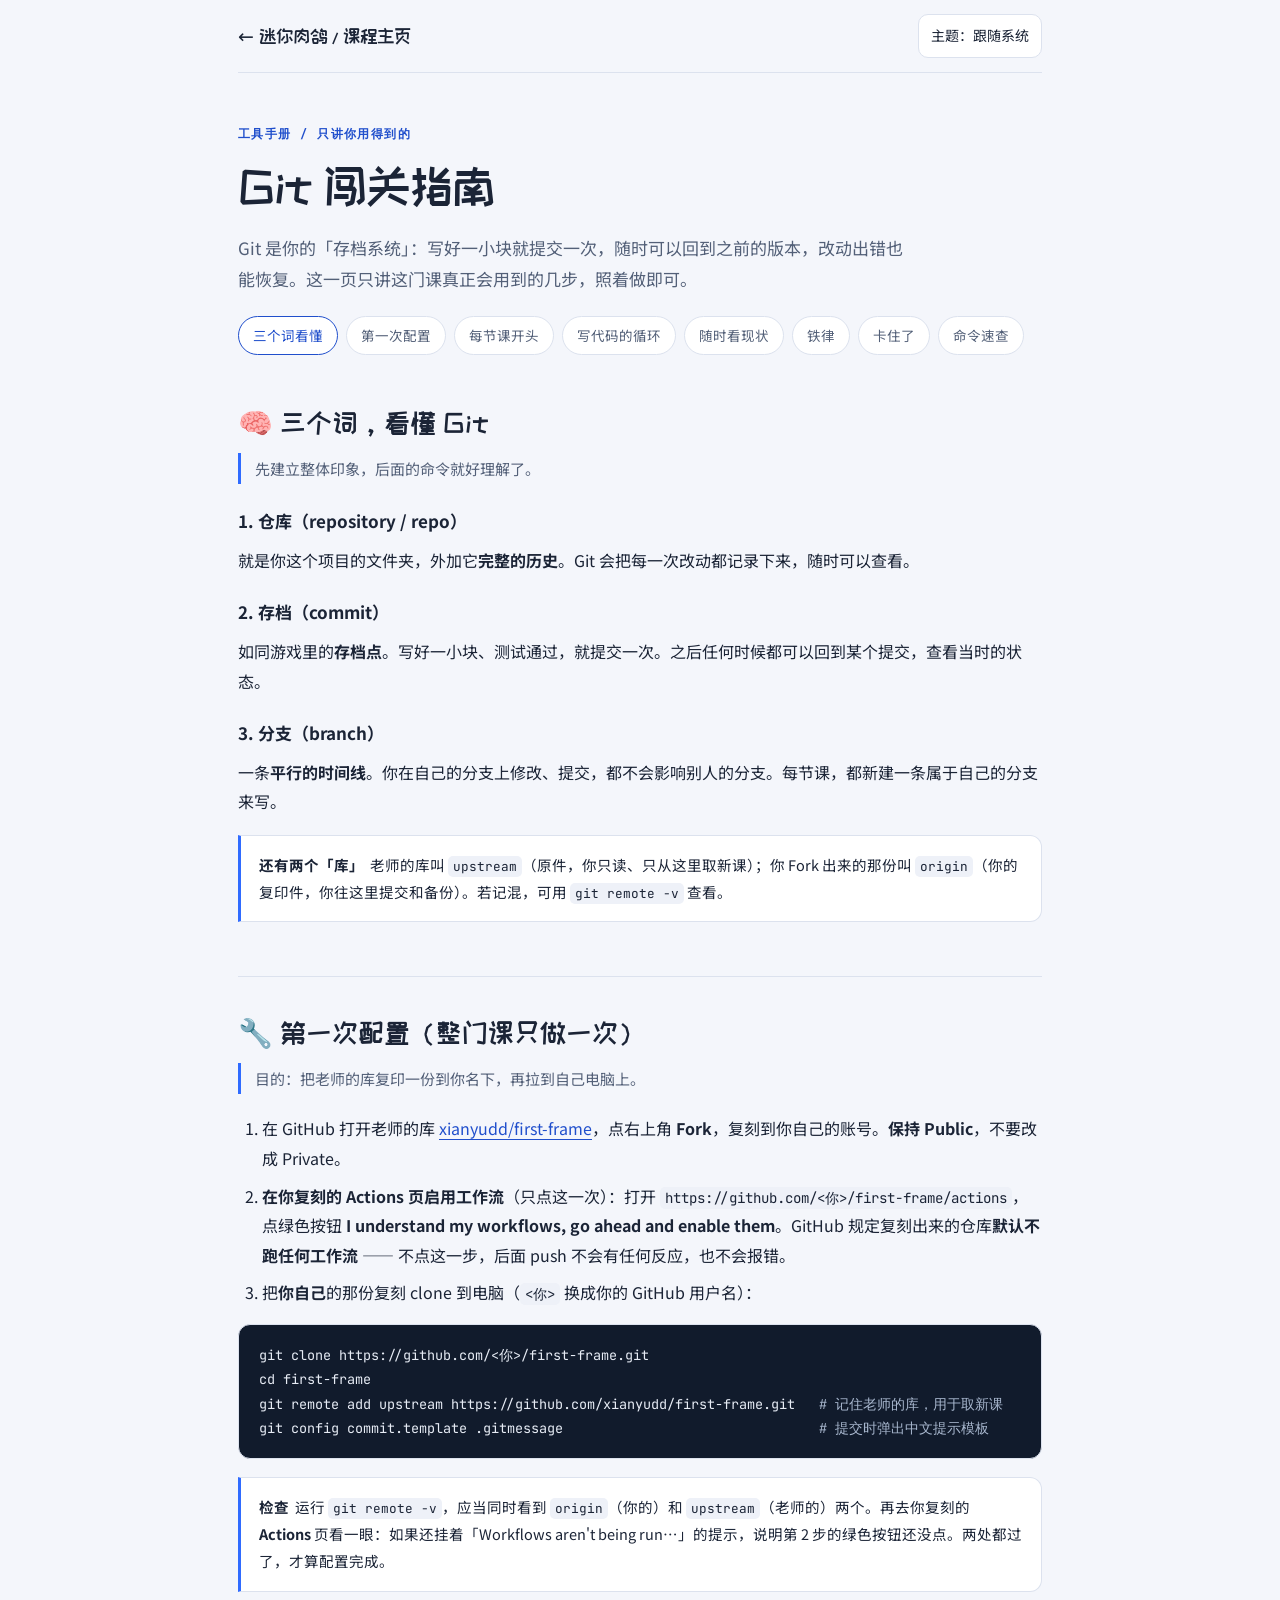
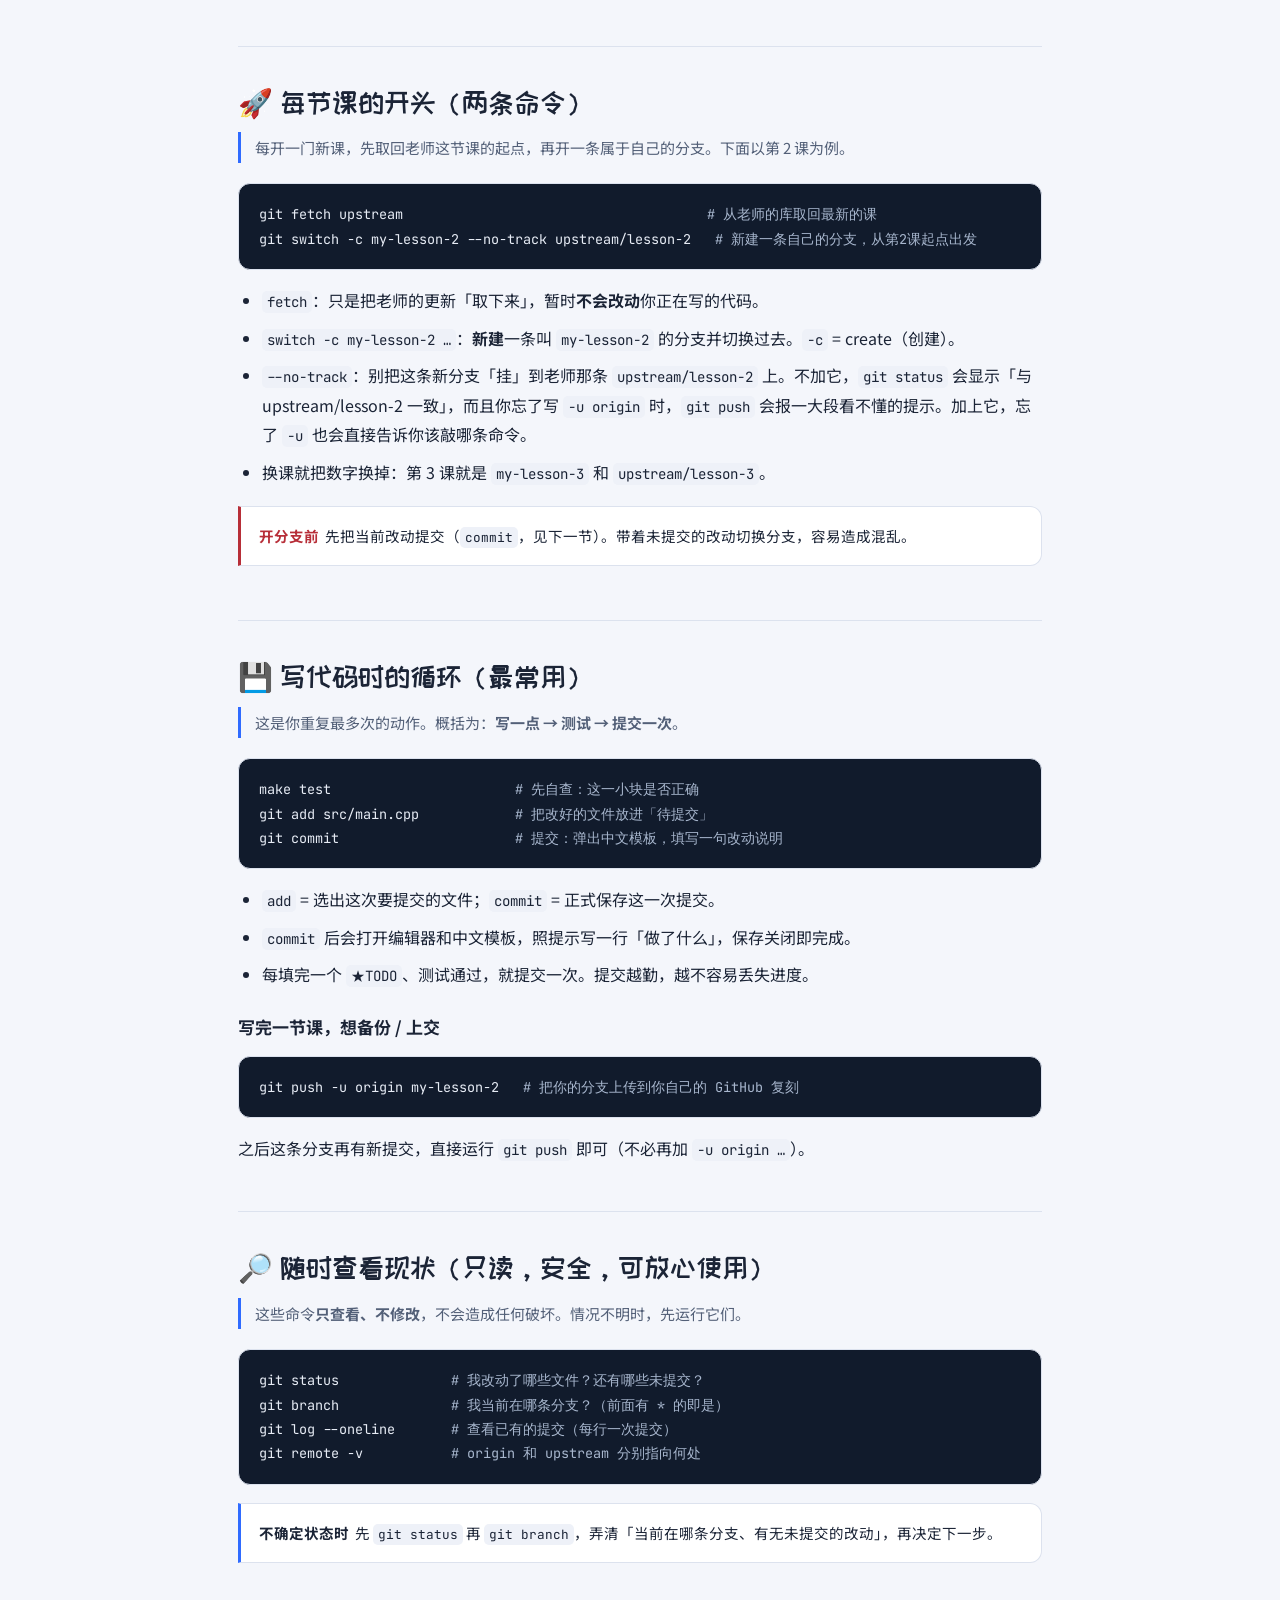
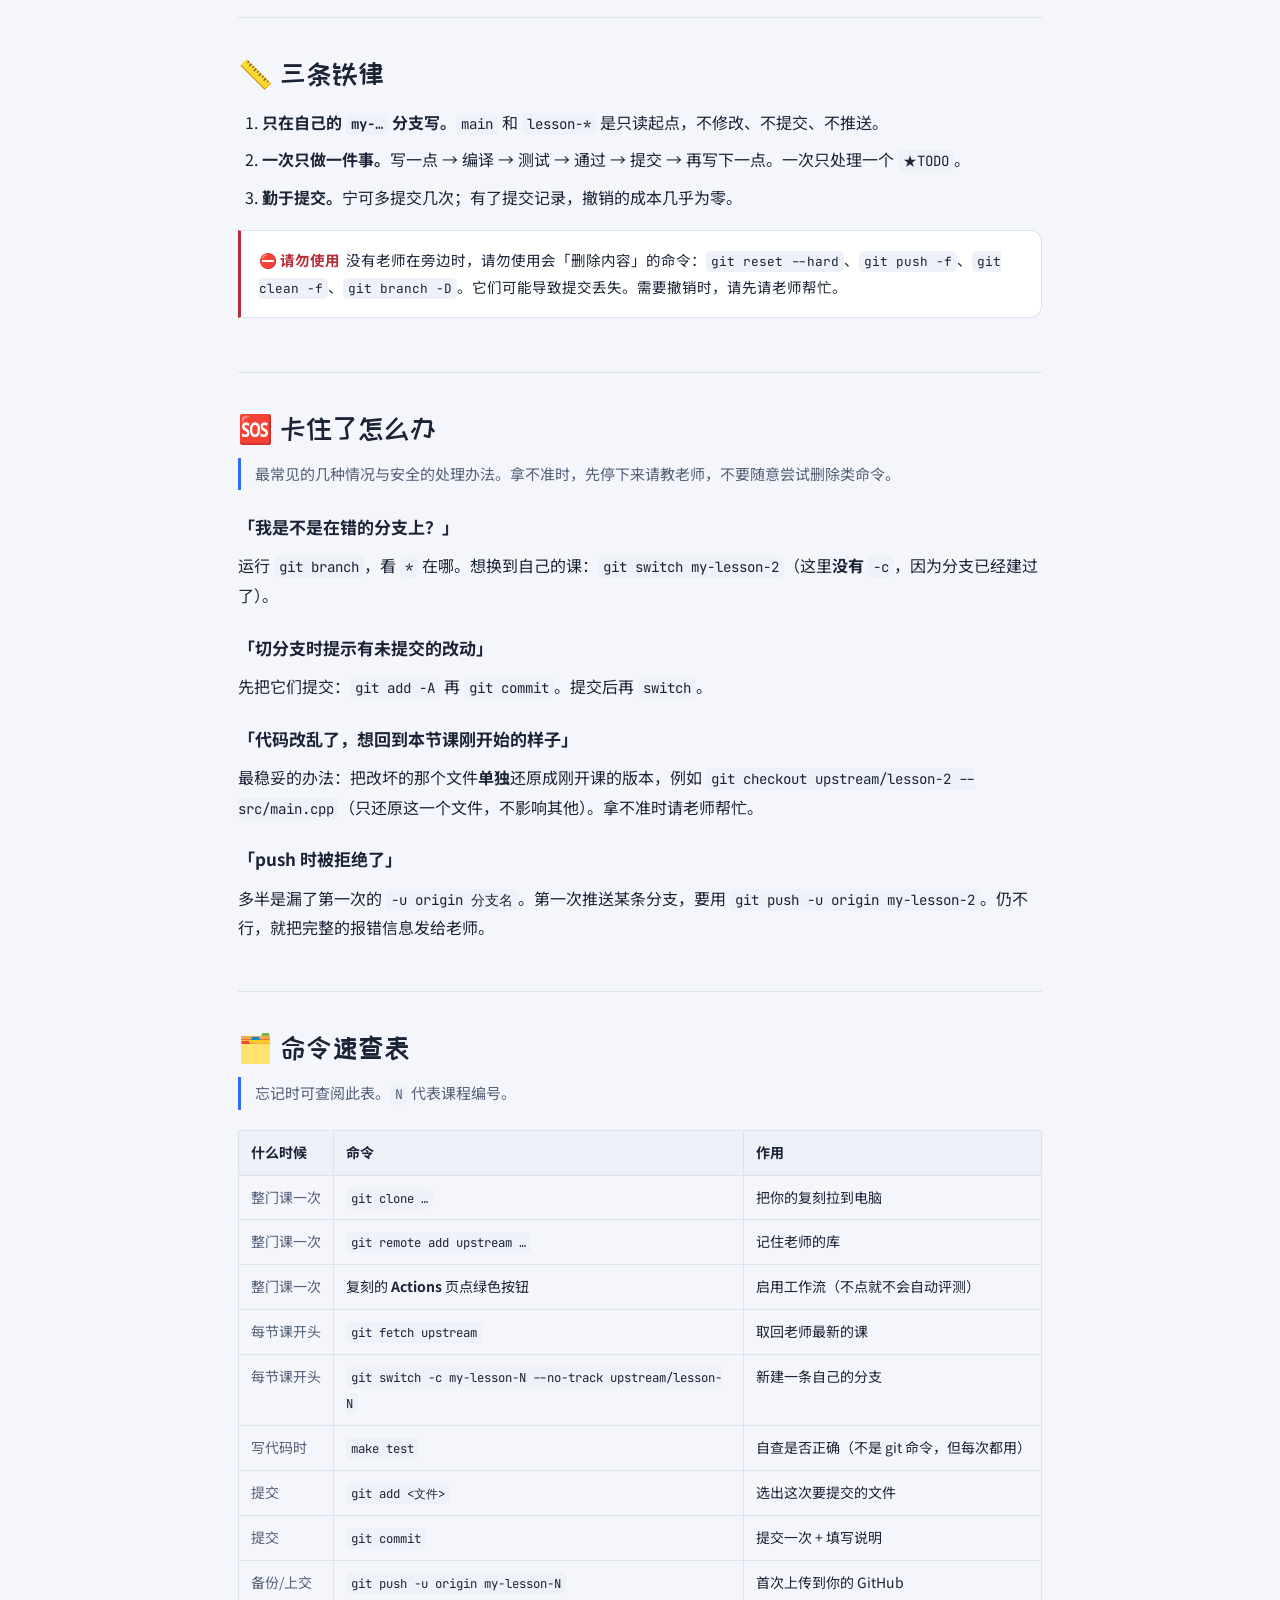
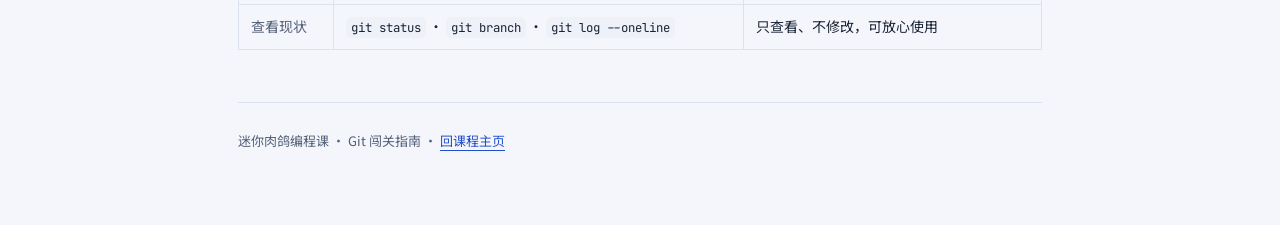
<file: docs/git/index.html>
<!doctype html>
<html lang="zh-CN">
<head>
<meta charset="utf-8">
<meta name="viewport" content="width=device-width, initial-scale=1">
<meta name="description" content="这门课要用到的 Git 操作，一次讲清楚：怎么配置、每节课怎么开头、怎么存档、卡住了怎么办。写给第一次用 Git 的你。">
<title>Git 闯关指南</title>
<link rel="preconnect" href="https://fonts.googleapis.com">
<link rel="preconnect" href="https://fonts.gstatic.com" crossorigin>
<link rel="stylesheet" href="https://fonts.googleapis.com/css2?family=ZCOOL+KuaiLe&family=Noto+Sans+SC:wght@400;500;700&family=JetBrains+Mono:wght@400;600&display=swap">
<script>
(function(){
  try{
    var saved=JSON.parse(localStorage.getItem("rogue-hb"));
    if(saved && (saved.theme==="light" || saved.theme==="dark")) document.documentElement.dataset.theme=saved.theme;
  }catch(e){/* 存储是可选的，默认跟随系统配色 */}
})();
</script>
<style>
:root{
  color-scheme:light; --ground:#F4F6FB; --panel:#FFFFFF; --panel-2:#EEF1F8;
  --ink:#1B2436; --ink-soft:#536078; --line:#DCE2EE;
  --accent:#2F6BFF; --accent-ink:#204FCC; --red:#B72E38; --green:#187B49; --gold:#886000;
  --radius:16px; --disp:"ZCOOL KuaiLe",system-ui,sans-serif;
  --body:"Noto Sans SC",system-ui,sans-serif; --mono:"JetBrains Mono",ui-monospace,monospace;
}
@media(prefers-color-scheme:dark){:root:not([data-theme="light"]){
  color-scheme:dark; --ground:#0E1420; --panel:#161F2E; --panel-2:#1E2A3D;
  --ink:#E7ECF5; --ink-soft:#ADB9CE; --line:#35445E; --accent-ink:#9CBAFF;
  --red:#FF8A8E; --green:#78DCAA; --gold:#FFD16B;
}}
:root[data-theme="dark"]{
  color-scheme:dark; --ground:#0E1420; --panel:#161F2E; --panel-2:#1E2A3D;
  --ink:#E7ECF5; --ink-soft:#ADB9CE; --line:#35445E; --accent-ink:#9CBAFF;
  --red:#FF8A8E; --green:#78DCAA; --gold:#FFD16B;
}
*{box-sizing:border-box}
html{scroll-behavior:smooth; scroll-padding-top:80px}
body{margin:0; background:var(--ground); color:var(--ink); font:16px/1.85 var(--body); -webkit-font-smoothing:antialiased}
a{color:var(--accent-ink); text-decoration:underline; text-underline-offset:4px; text-decoration-thickness:1px}
a:hover{text-decoration-thickness:2px}
button{font:inherit; cursor:pointer; -webkit-tap-highlight-color:transparent}
:focus-visible{outline:3px solid var(--accent-ink); outline-offset:4px; border-radius:4px}
[hidden]{display:none!important}
.skip-link{position:fixed; top:12px; left:12px; z-index:20; padding:10px 18px; background:var(--panel); color:var(--accent-ink); border:2px solid; border-radius:10px; transform:translateY(-160%)}
.skip-link:focus{transform:translateY(0)}
.wrap{max-width:900px; margin:0 auto; padding:0 clamp(18px,5vw,48px) 72px}
.top{position:sticky; top:0; z-index:10; display:flex; justify-content:space-between; gap:12px; align-items:center; padding:14px 0; background:var(--ground); border-bottom:1px solid var(--line)}
.brand{font:400 19px var(--disp); color:var(--ink); text-decoration:none}
.brand:hover{color:var(--accent-ink)}
.themebtn{min-height:44px; padding:8px 12px; border:1px solid var(--line); background:var(--panel); color:var(--ink); border-radius:10px; font-size:14px}
.themebtn:hover{border-color:var(--accent-ink); background:var(--panel-2)}
.hero{padding:clamp(28px,5vw,52px) 0 12px}
.eyebrow{color:var(--accent-ink); font:600 12px/1.5 var(--mono); letter-spacing:.12em; margin:0 0 14px}
.hero h1{font:400 clamp(32px,4.4vw,48px)/1.22 var(--disp); margin:0 0 16px; letter-spacing:-.02em; text-wrap:balance}
.sub{font-size:17px; color:var(--ink-soft); margin:0 0 22px; max-width:40em}
.toc{display:flex; flex-wrap:wrap; gap:8px}
.toc a{display:inline-flex; align-items:center; min-height:38px; padding:6px 14px; border:1px solid var(--line); border-radius:999px; background:var(--panel); color:var(--ink-soft); font-size:13.5px; text-decoration:none}
.toc a:hover,.toc a.active{border-color:var(--accent-ink); color:var(--accent-ink); text-decoration:none}
section{padding:36px 0; border-bottom:1px solid var(--line); scroll-margin-top:80px}
section h2{font:400 clamp(23px,3.2vw,28px)/1.4 var(--disp); margin:0 0 10px; text-wrap:balance}
.lead{color:var(--ink-soft); border-left:3px solid var(--accent); padding:2px 0 2px 14px; margin:8px 0 20px; font-size:15px}
h3{font-size:17px; line-height:1.5; margin:24px 0 10px}
p{margin:12px 0} ul,ol{padding-left:24px; margin:14px 0} li{margin:8px 0}
code{font-family:var(--mono); font-size:.88em; overflow-wrap:anywhere; background:var(--panel-2); padding:2px 5px; border-radius:5px}
pre{background:#111B2C; color:#E7ECF5; padding:18px 20px; border:1px solid var(--line); border-radius:12px; overflow-x:auto; font:13.5px/1.8 var(--mono); margin:16px 0; tab-size:2}
pre .d{color:#A8B7CE}
.callout{padding:16px 18px; margin:18px 0; font-size:14.5px; border:1px solid var(--line); border-left:3px solid var(--accent); border-radius:0 12px 12px 0; background:var(--panel); overflow-wrap:anywhere}
.callout .k{font-weight:700; margin-right:6px}
.callout.warn{border-left-color:var(--red)} .warn .k{color:var(--red)}
.cheat{width:100%; border-collapse:collapse; margin:16px 0; font-size:14px}
.cheat th,.cheat td{border:1px solid var(--line); padding:9px 12px; text-align:left; vertical-align:top}
.cheat th{background:var(--panel-2); font-weight:700; color:var(--ink)}
.cheat td:first-child{white-space:nowrap; color:var(--ink-soft)}
.cheat code{background:var(--panel-2)}
footer{padding:26px 0 0; color:var(--ink-soft); font-size:13px}
@media(max-width:640px){
  body{font-size:15px} section{padding:28px 0} pre{padding:14px; font-size:13px}
  .callout{padding:14px} .lead{font-size:15px}
  .cheat{display:block; overflow-x:auto}
}
@media(prefers-reduced-motion:reduce){html{scroll-behavior:auto} *,*::before,*::after{transition:none!important}}
</style>
</head>
<body>
<a class="skip-link" href="#content">跳到正文</a>
<div class="wrap">
  <header class="top">
    <a class="brand" href="../">← 迷你肉鸽 / 课程主页</a>
    <button class="themebtn" id="theme" type="button">主题：跟随系统</button>
  </header>
  <main id="content" tabindex="-1">
  <div class="hero">
    <p class="eyebrow">工具手册 / 只讲你用得到的</p>
    <h1>Git 闯关指南</h1>
    <p class="sub">Git 是你的「存档系统」：写好一小块就提交一次，随时可以回到之前的版本，改动出错也能恢复。这一页只讲这门课真正会用到的几步，照着做即可。</p>
    <nav class="toc" aria-label="页内导航">
      <a href="#idea">三个词看懂</a>
      <a href="#setup">第一次配置</a>
      <a href="#start">每节课开头</a>
      <a href="#loop">写代码的循环</a>
      <a href="#look">随时看现状</a>
      <a href="#rules">铁律</a>
      <a href="#stuck">卡住了</a>
      <a href="#cheat">命令速查</a>
    </nav>
  </div>

  <section id="idea">
    <h2>🧠 三个词，看懂 Git</h2>
    <p class="lead">先建立整体印象，后面的命令就好理解了。</p>
    <h3>1. 仓库（repository / repo）</h3>
    <p>就是你这个项目的文件夹，外加它<b>完整的历史</b>。Git 会把每一次改动都记录下来，随时可以查看。</p>
    <h3>2. 存档（commit）</h3>
    <p>如同游戏里的<b>存档点</b>。写好一小块、测试通过，就提交一次。之后任何时候都可以回到某个提交，查看当时的状态。</p>
    <h3>3. 分支（branch）</h3>
    <p>一条<b>平行的时间线</b>。你在自己的分支上修改、提交，都不会影响别人的分支。每节课，都新建一条属于自己的分支来写。</p>
    <div class="callout"><span class="k">还有两个「库」</span>老师的库叫 <code>upstream</code>（原件，你只读、只从这里取新课）；你 Fork 出来的那份叫 <code>origin</code>（你的复印件，你往这里提交和备份）。若记混，可用 <code>git remote -v</code> 查看。</div>
  </section>

  <section id="setup">
    <h2>🔧 第一次配置（整门课只做一次）</h2>
    <p class="lead">目的：把老师的库复印一份到你名下，再拉到自己电脑上。</p>
    <ol>
      <li>在 GitHub 打开老师的库 <a href="https://github.com/xianyudd/first-frame" target="_blank" rel="noopener">xianyudd/first-frame</a>，点右上角 <b>Fork</b>，复刻到你自己的账号。<b>保持 Public</b>，不要改成 Private。</li>
      <li><b>在你复刻的 Actions 页启用工作流</b>（只点这一次）：打开 <code>https://github.com/&lt;你&gt;/first-frame/actions</code>，点绿色按钮 <b>I understand my workflows, go ahead and enable them</b>。GitHub 规定复刻出来的仓库<b>默认不跑任何工作流</b> —— 不点这一步，后面 push 不会有任何反应，也不会报错。</li>
      <li>把<b>你自己</b>的那份复刻 clone 到电脑（<code>&lt;你&gt;</code> 换成你的 GitHub 用户名）：</li>
    </ol>
    <pre tabindex="0" role="region" aria-label="命令示例，可横向滚动">git clone https://github.com/&lt;你&gt;/first-frame.git
cd first-frame
git remote add upstream https://github.com/xianyudd/first-frame.git   <span class="d"># 记住老师的库，用于取新课</span>
git config commit.template .gitmessage                                <span class="d"># 提交时弹出中文提示模板</span></pre>
    <div class="callout"><span class="k">检查</span>运行 <code>git remote -v</code>，应当同时看到 <code>origin</code>（你的）和 <code>upstream</code>（老师的）两个。再去你复刻的 <b>Actions</b> 页看一眼：如果还挂着「Workflows aren't being run…」的提示，说明第 2 步的绿色按钮还没点。两处都过了，才算配置完成。</div>
  </section>
  <section id="start">
    <h2>🚀 每节课的开头（两条命令）</h2>
    <p class="lead">每开一门新课，先取回老师这节课的起点，再开一条属于自己的分支。下面以第 2 课为例。</p>
    <pre tabindex="0" role="region" aria-label="命令示例，可横向滚动">git fetch upstream                                      <span class="d"># 从老师的库取回最新的课</span>
git switch -c my-lesson-2 --no-track upstream/lesson-2   <span class="d"># 新建一条自己的分支，从第2课起点出发</span></pre>
    <ul>
      <li><code>fetch</code>：只是把老师的更新「取下来」，暂时<b>不会改动</b>你正在写的代码。</li>
      <li><code>switch -c my-lesson-2 …</code>：<b>新建</b>一条叫 <code>my-lesson-2</code> 的分支并切换过去。<code>-c</code> = create（创建）。</li>
      <li><code>--no-track</code>：别把这条新分支「挂」到老师那条 <code>upstream/lesson-2</code> 上。不加它，<code>git status</code> 会显示「与 upstream/lesson-2 一致」，而且你忘了写 <code>-u origin</code> 时，<code>git push</code> 会报一大段看不懂的提示。加上它，忘了 <code>-u</code> 也会直接告诉你该敲哪条命令。</li>
      <li>换课就把数字换掉：第 3 课就是 <code>my-lesson-3</code> 和 <code>upstream/lesson-3</code>。</li>
    </ul>
    <div class="callout warn"><span class="k">开分支前</span>先把当前改动提交（<code>commit</code>，见下一节）。带着未提交的改动切换分支，容易造成混乱。</div>
  </section>

  <section id="loop">
    <h2>💾 写代码时的循环（最常用）</h2>
    <p class="lead">这是你重复最多次的动作。概括为：<b>写一点 → 测试 → 提交一次</b>。</p>
    <pre tabindex="0" role="region" aria-label="命令示例，可横向滚动">make test                       <span class="d"># 先自查：这一小块是否正确</span>
git add src/main.cpp            <span class="d"># 把改好的文件放进「待提交」</span>
git commit                      <span class="d"># 提交：弹出中文模板，填写一句改动说明</span></pre>
    <ul>
      <li><code>add</code> = 选出这次要提交的文件；<code>commit</code> = 正式保存这一次提交。</li>
      <li><code>commit</code> 后会打开编辑器和中文模板，照提示写一行「做了什么」，保存关闭即完成。</li>
      <li>每填完一个 <code>★TODO</code>、测试通过，就提交一次。提交越勤，越不容易丢失进度。</li>
    </ul>
    <h3>写完一节课，想备份 / 上交</h3>
    <pre tabindex="0" role="region" aria-label="命令示例，可横向滚动">git push -u origin my-lesson-2   <span class="d"># 把你的分支上传到你自己的 GitHub 复刻</span></pre>
    <p>之后这条分支再有新提交，直接运行 <code>git push</code> 即可（不必再加 <code>-u origin …</code>）。</p>
  </section>

  <section id="look">
    <h2>🔎 随时查看现状（只读，安全，可放心使用）</h2>
    <p class="lead">这些命令<b>只查看、不修改</b>，不会造成任何破坏。情况不明时，先运行它们。</p>
    <pre tabindex="0" role="region" aria-label="命令示例，可横向滚动">git status              <span class="d"># 我改动了哪些文件？还有哪些未提交？</span>
git branch              <span class="d"># 我当前在哪条分支？（前面有 * 的即是）</span>
git log --oneline       <span class="d"># 查看已有的提交（每行一次提交）</span>
git remote -v           <span class="d"># origin 和 upstream 分别指向何处</span></pre>
    <div class="callout"><span class="k">不确定状态时</span>先 <code>git status</code> 再 <code>git branch</code>，弄清「当前在哪条分支、有无未提交的改动」，再决定下一步。</div>
  </section>

  <section id="rules">
    <h2>📏 三条铁律</h2>
    <ol>
      <li><b>只在自己的 <code>my-…</code> 分支写。</b><code>main</code> 和 <code>lesson-*</code> 是只读起点，不修改、不提交、不推送。</li>
      <li><b>一次只做一件事。</b>写一点 → 编译 → 测试 → 通过 → 提交 → 再写下一点。一次只处理一个 <code>★TODO</code>。</li>
      <li><b>勤于提交。</b>宁可多提交几次；有了提交记录，撤销的成本几乎为零。</li>
    </ol>
    <div class="callout warn"><span class="k">⛔ 请勿使用</span>没有老师在旁边时，请勿使用会「删除内容」的命令：<code>git reset --hard</code>、<code>git push -f</code>、<code>git clean -f</code>、<code>git branch -D</code>。它们可能导致提交丢失。需要撤销时，请先请老师帮忙。</div>
  </section>
  <section id="stuck">
    <h2>🆘 卡住了怎么办</h2>
    <p class="lead">最常见的几种情况与安全的处理办法。拿不准时，先停下来请教老师，不要随意尝试删除类命令。</p>
    <h3>「我是不是在错的分支上？」</h3>
    <p>运行 <code>git branch</code>，看 <code>*</code> 在哪。想换到自己的课：<code>git switch my-lesson-2</code>（这里<b>没有</b> <code>-c</code>，因为分支已经建过了）。</p>
    <h3>「切分支时提示有未提交的改动」</h3>
    <p>先把它们提交：<code>git add -A</code> 再 <code>git commit</code>。提交后再 <code>switch</code>。</p>
    <h3>「代码改乱了，想回到本节课刚开始的样子」</h3>
    <p>最稳妥的办法：把改坏的那个文件<b>单独</b>还原成刚开课的版本，例如 <code>git checkout upstream/lesson-2 -- src/main.cpp</code>（只还原这一个文件，不影响其他）。拿不准时请老师帮忙。</p>
    <h3>「push 时被拒绝了」</h3>
    <p>多半是漏了第一次的 <code>-u origin 分支名</code>。第一次推送某条分支，要用 <code>git push -u origin my-lesson-2</code>。仍不行，就把完整的报错信息发给老师。</p>
  </section>

  <section id="cheat">
    <h2>🗂️ 命令速查表</h2>
    <p class="lead">忘记时可查阅此表。<code>N</code> 代表课程编号。</p>
    <table class="cheat">
      <thead><tr><th>什么时候</th><th>命令</th><th>作用</th></tr></thead>
      <tbody>
        <tr><td>整门课一次</td><td><code>git clone …</code></td><td>把你的复刻拉到电脑</td></tr>
        <tr><td>整门课一次</td><td><code>git remote add upstream …</code></td><td>记住老师的库</td></tr>
        <tr><td>整门课一次</td><td>复刻的 <b>Actions</b> 页点绿色按钮</td><td>启用工作流（不点就不会自动评测）</td></tr>
        <tr><td>每节课开头</td><td><code>git fetch upstream</code></td><td>取回老师最新的课</td></tr>
        <tr><td>每节课开头</td><td><code>git switch -c my-lesson-N --no-track upstream/lesson-N</code></td><td>新建一条自己的分支</td></tr>
        <tr><td>写代码时</td><td><code>make test</code></td><td>自查是否正确（不是 git 命令，但每次都用）</td></tr>
        <tr><td>提交</td><td><code>git add &lt;文件&gt;</code></td><td>选出这次要提交的文件</td></tr>
        <tr><td>提交</td><td><code>git commit</code></td><td>提交一次 + 填写说明</td></tr>
        <tr><td>备份/上交</td><td><code>git push -u origin my-lesson-N</code></td><td>首次上传到你的 GitHub</td></tr>
        <tr><td>查看现状</td><td><code>git status</code> · <code>git branch</code> · <code>git log --oneline</code></td><td>只查看、不修改，可放心使用</td></tr>
      </tbody>
    </table>
  </section>
  </main>
  <footer>迷你肉鸽编程课 · Git 闯关指南 · <a href="../">回课程主页</a></footer>
</div>
<script>
(function(){
  "use strict";
  var root=document.documentElement, KEY="rogue-hb";
  var themes=["system","light","dark"], labels={system:"跟随系统",light:"浅色",dark:"深色"};
  var btn=document.getElementById("theme");
  function read(){try{var v=JSON.parse(localStorage.getItem(KEY));return v&&typeof v==="object"&&!Array.isArray(v)?v:{};}catch(e){return {};}}
  var store=read();
  function save(k,val){var latest=read();store=Object.assign({},store,latest);store[k]=val;try{localStorage.setItem(KEY,JSON.stringify(store));}catch(e){}}
  function apply(){
    var t=themes.indexOf(store.theme)>=0?store.theme:"system";
    if(t==="system") root.removeAttribute("data-theme"); else root.setAttribute("data-theme",t);
    var next=themes[(themes.indexOf(t)+1)%themes.length];
    btn.textContent="主题："+labels[t];
    btn.setAttribute("aria-label","当前主题："+labels[t]+"；点击切换为"+labels[next]);
    btn.title="跟随系统 → 浅色 → 深色";
  }
  btn.addEventListener("click",function(){var c=themes.indexOf(store.theme)>=0?store.theme:"system";save("theme",themes[(themes.indexOf(c)+1)%themes.length]);apply();});
  window.addEventListener("storage",function(e){if(e.key===KEY||e.key===null){store=read();apply();}});
  apply();
  var links=Array.prototype.slice.call(document.querySelectorAll('.toc a[href^="#"]'));
  var secs=links.map(function(a){return document.getElementById(a.hash.slice(1));}).filter(Boolean);
  function spy(){
    if(!secs.length) return;
    var active=secs[0];
    secs.forEach(function(s){if(s.getBoundingClientRect().top<=window.innerHeight*.3) active=s;});
    links.forEach(function(a){var on=a.hash==="#"+active.id;a.classList.toggle("active",on);if(on)a.setAttribute("aria-current","true");else a.removeAttribute("aria-current");});
  }
  var pending=false;
  window.addEventListener("scroll",function(){if(!pending){pending=true;requestAnimationFrame(function(){pending=false;spy();});}},{passive:true});
  window.addEventListener("resize",spy); spy();
})();
</script>
</body>
</html>
</file>
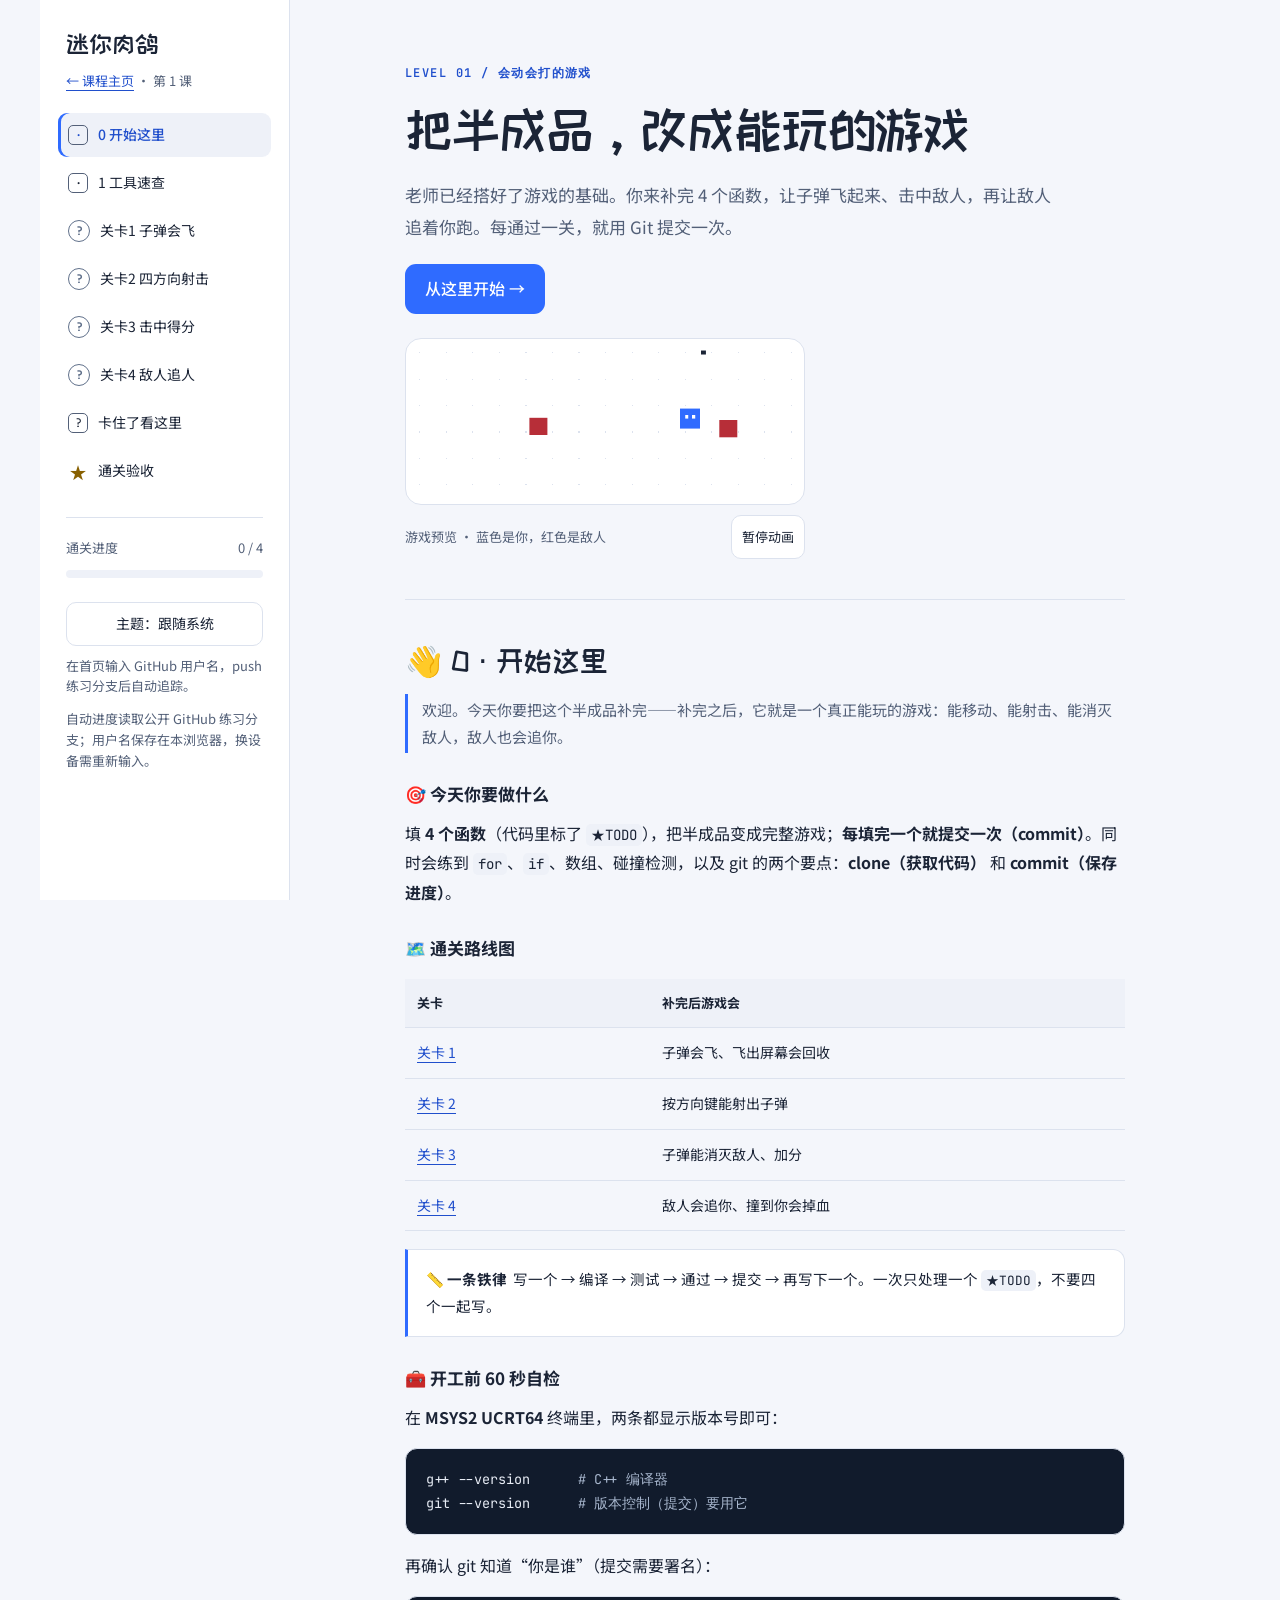
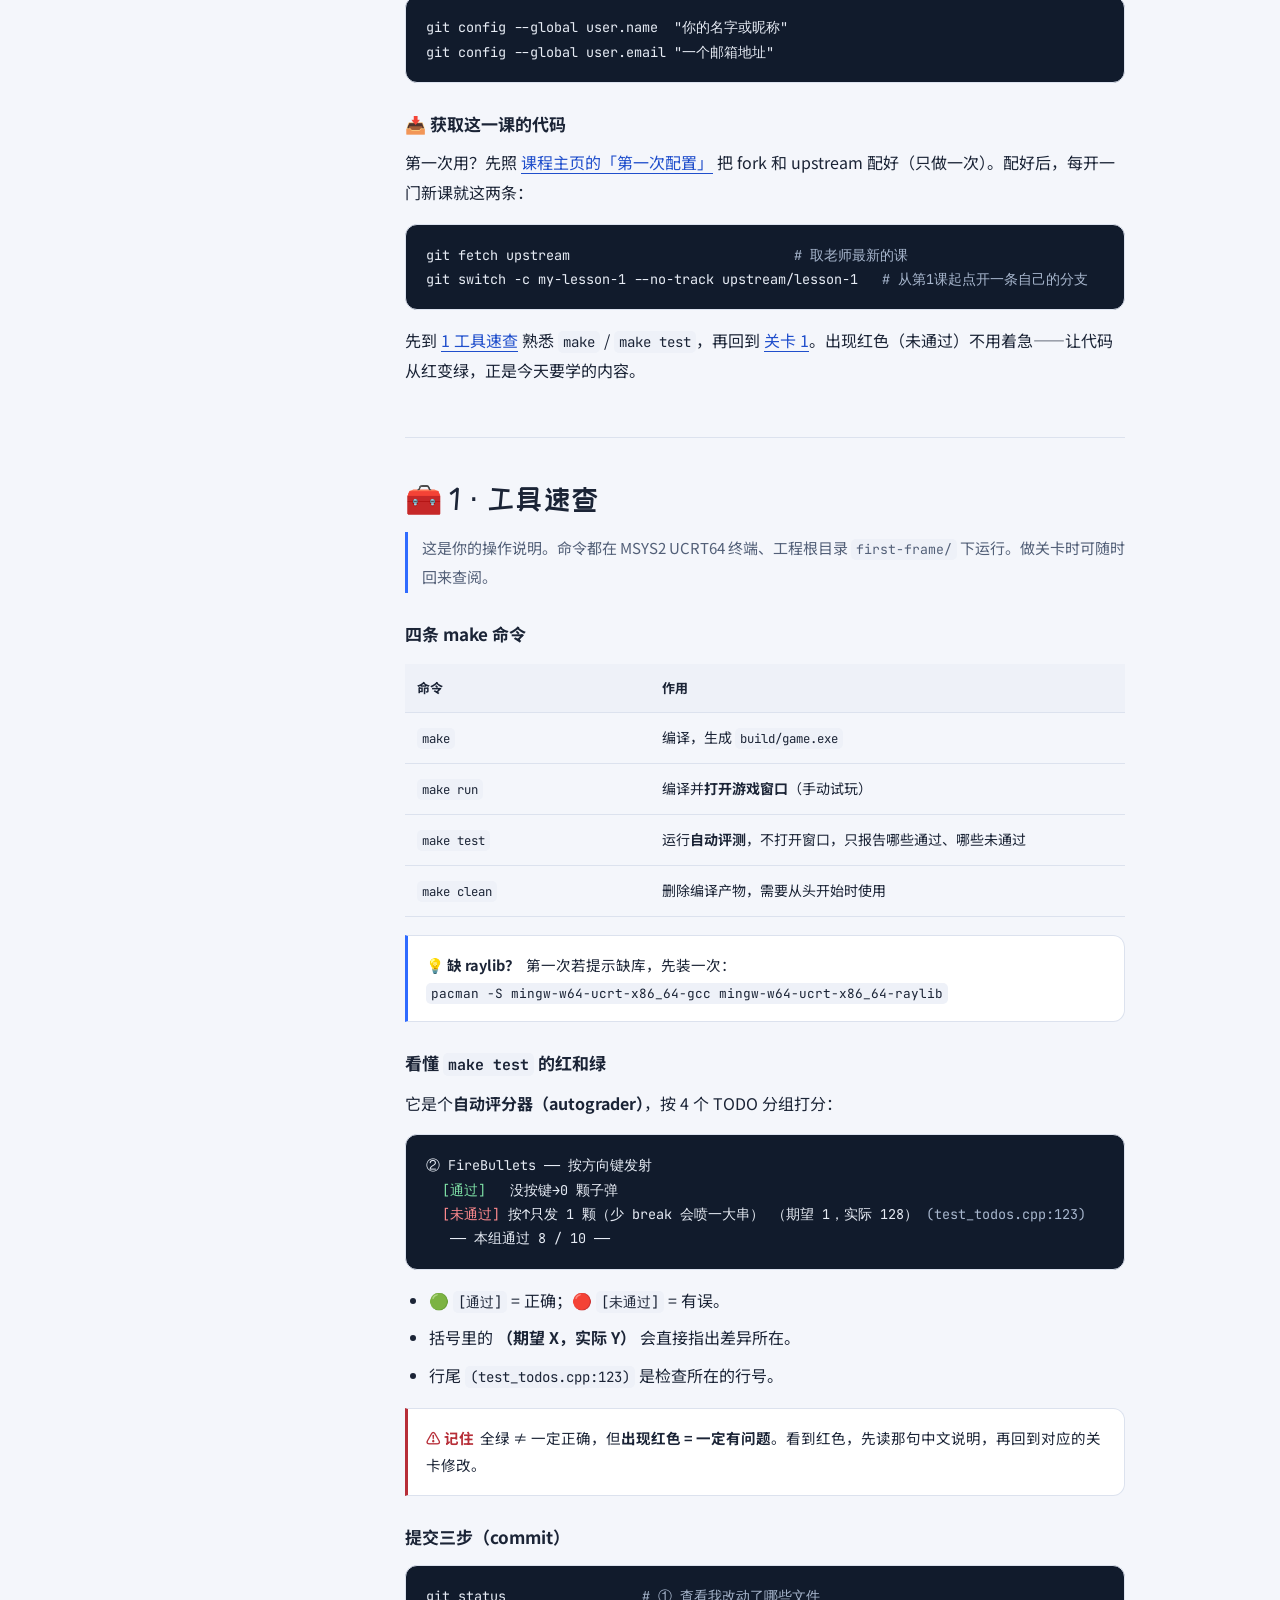
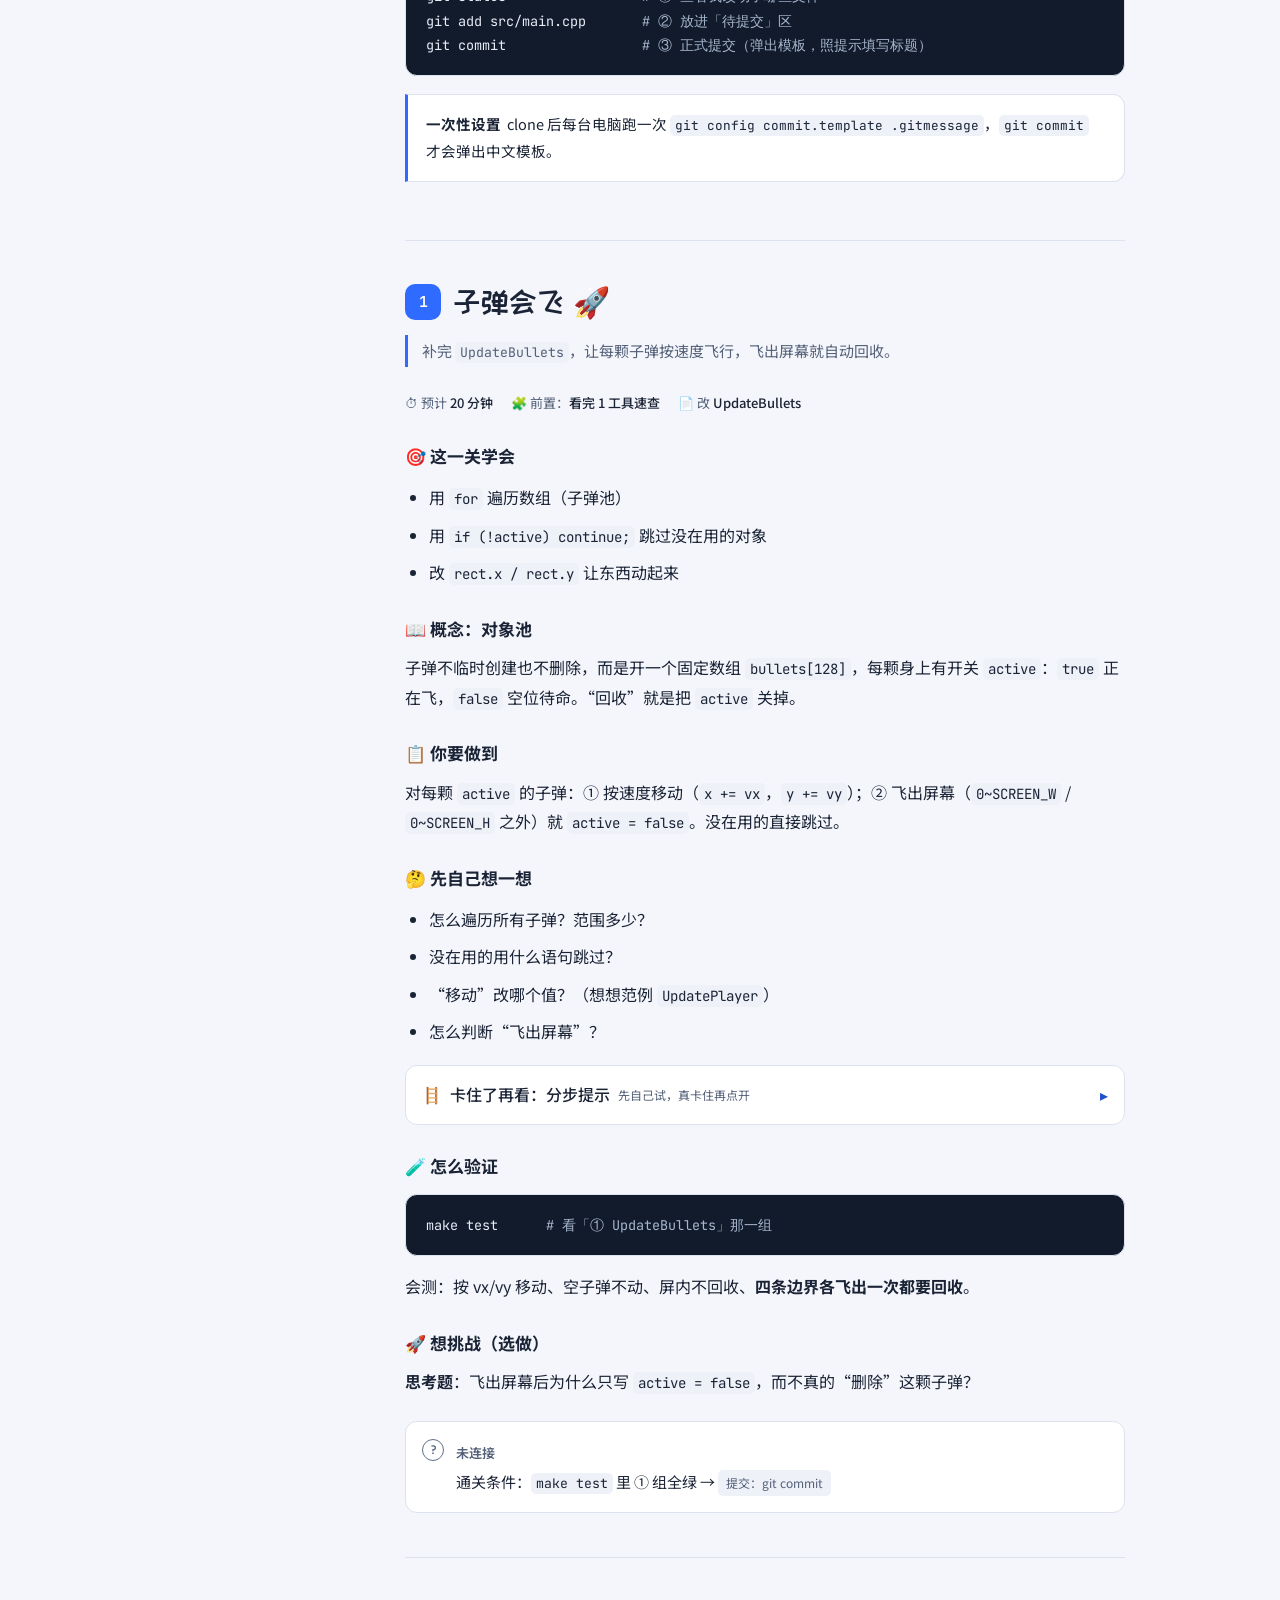
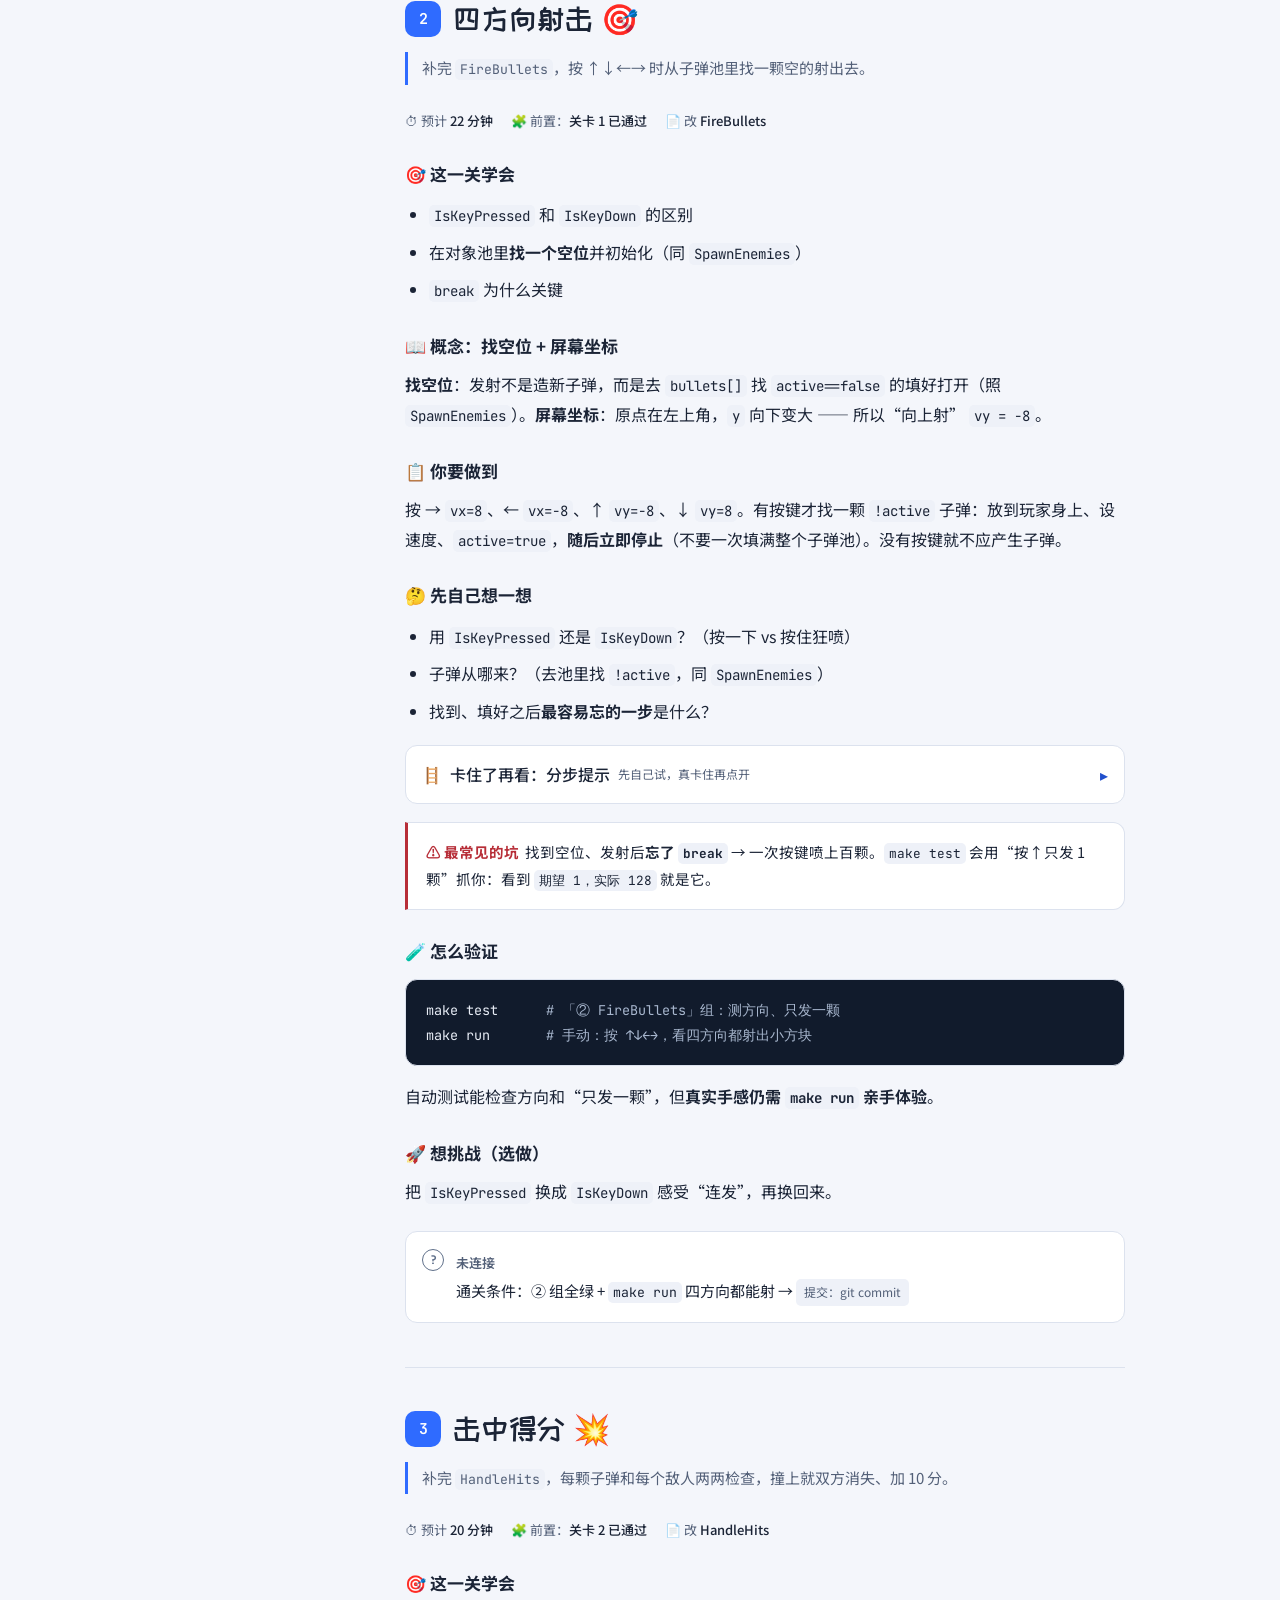
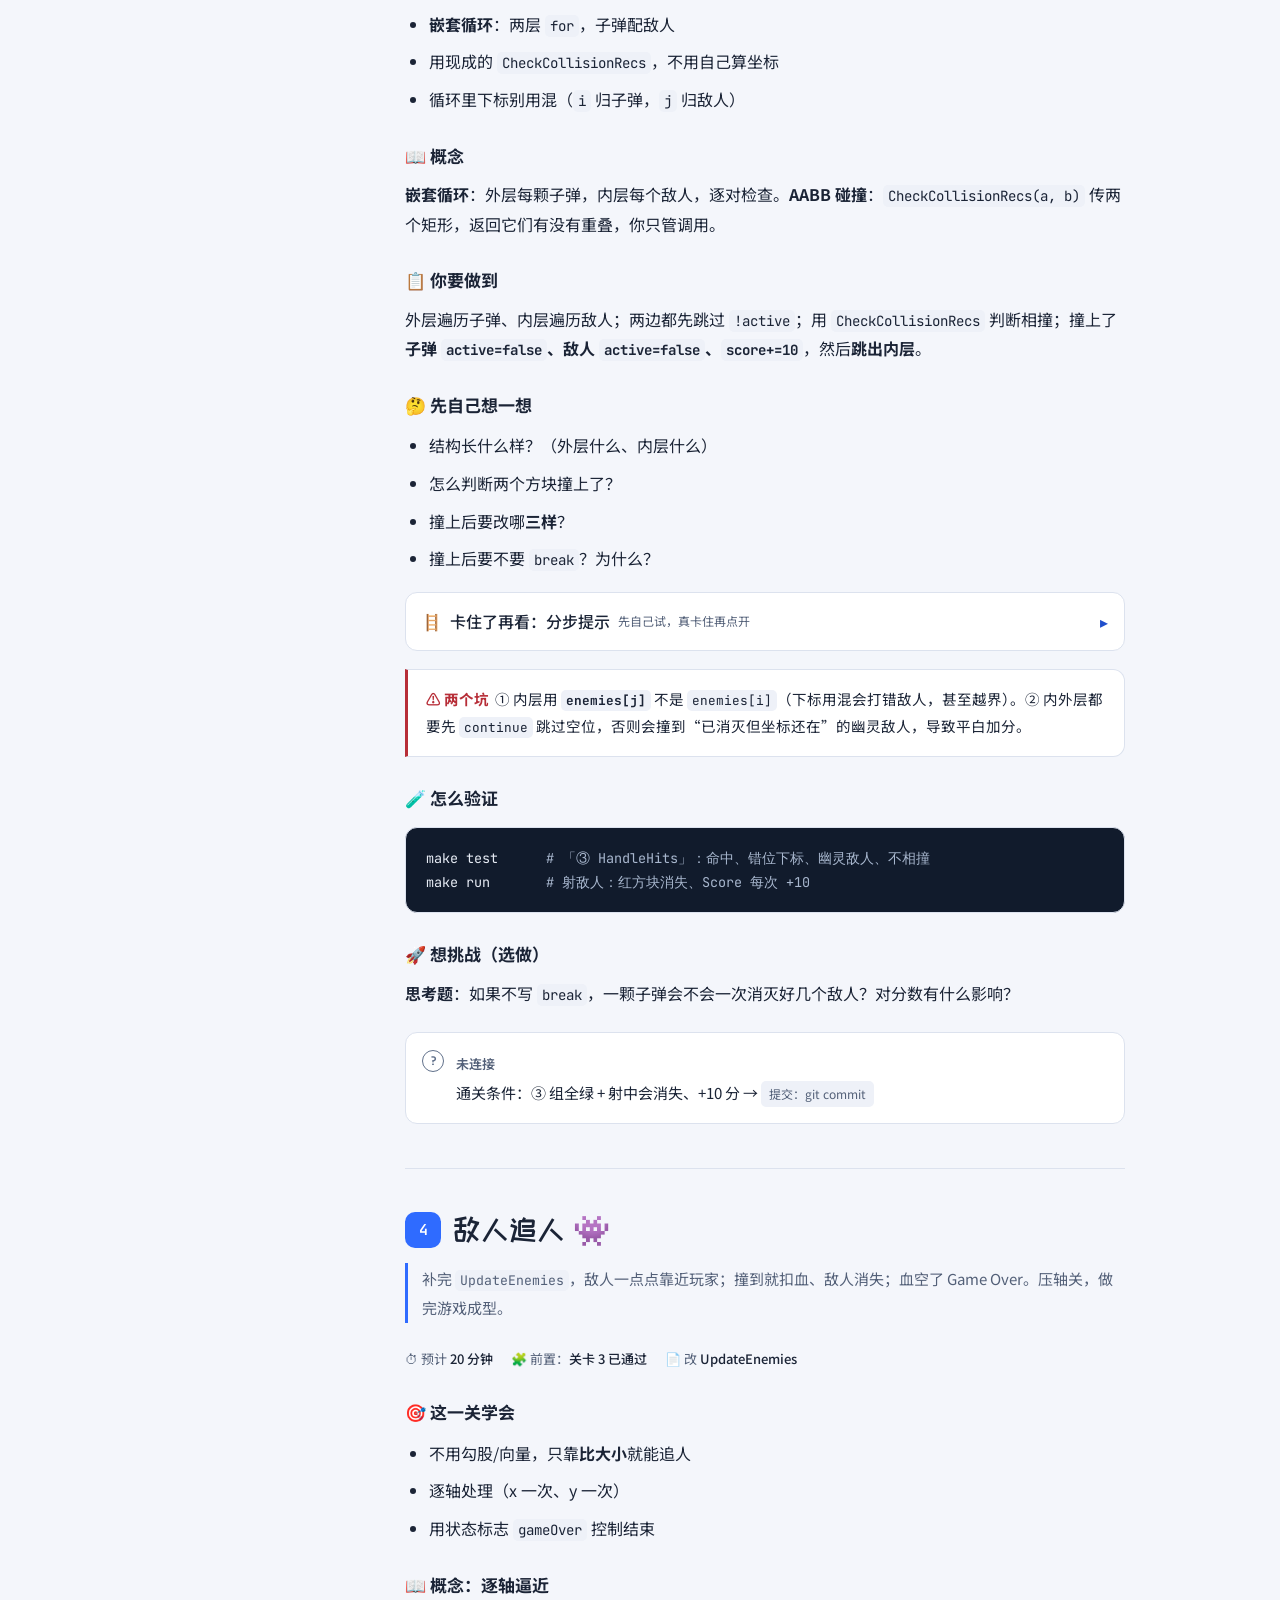
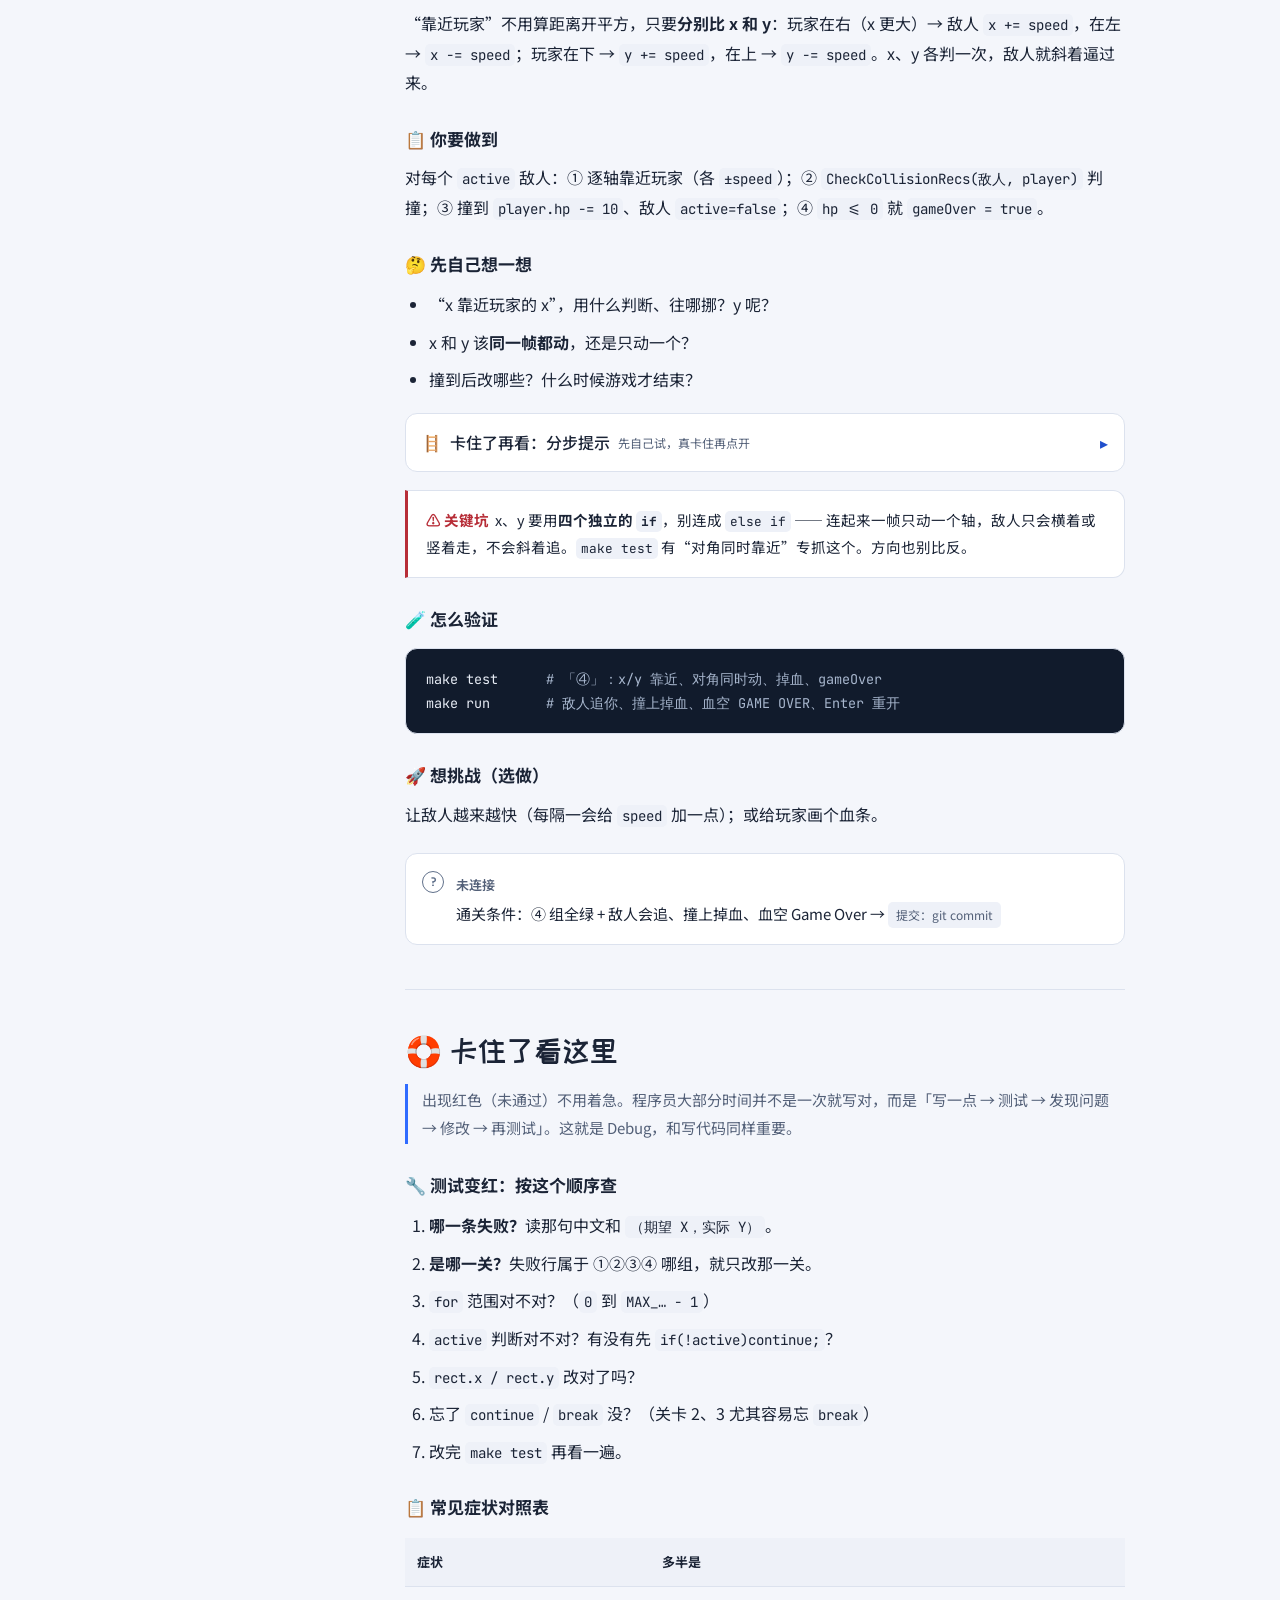
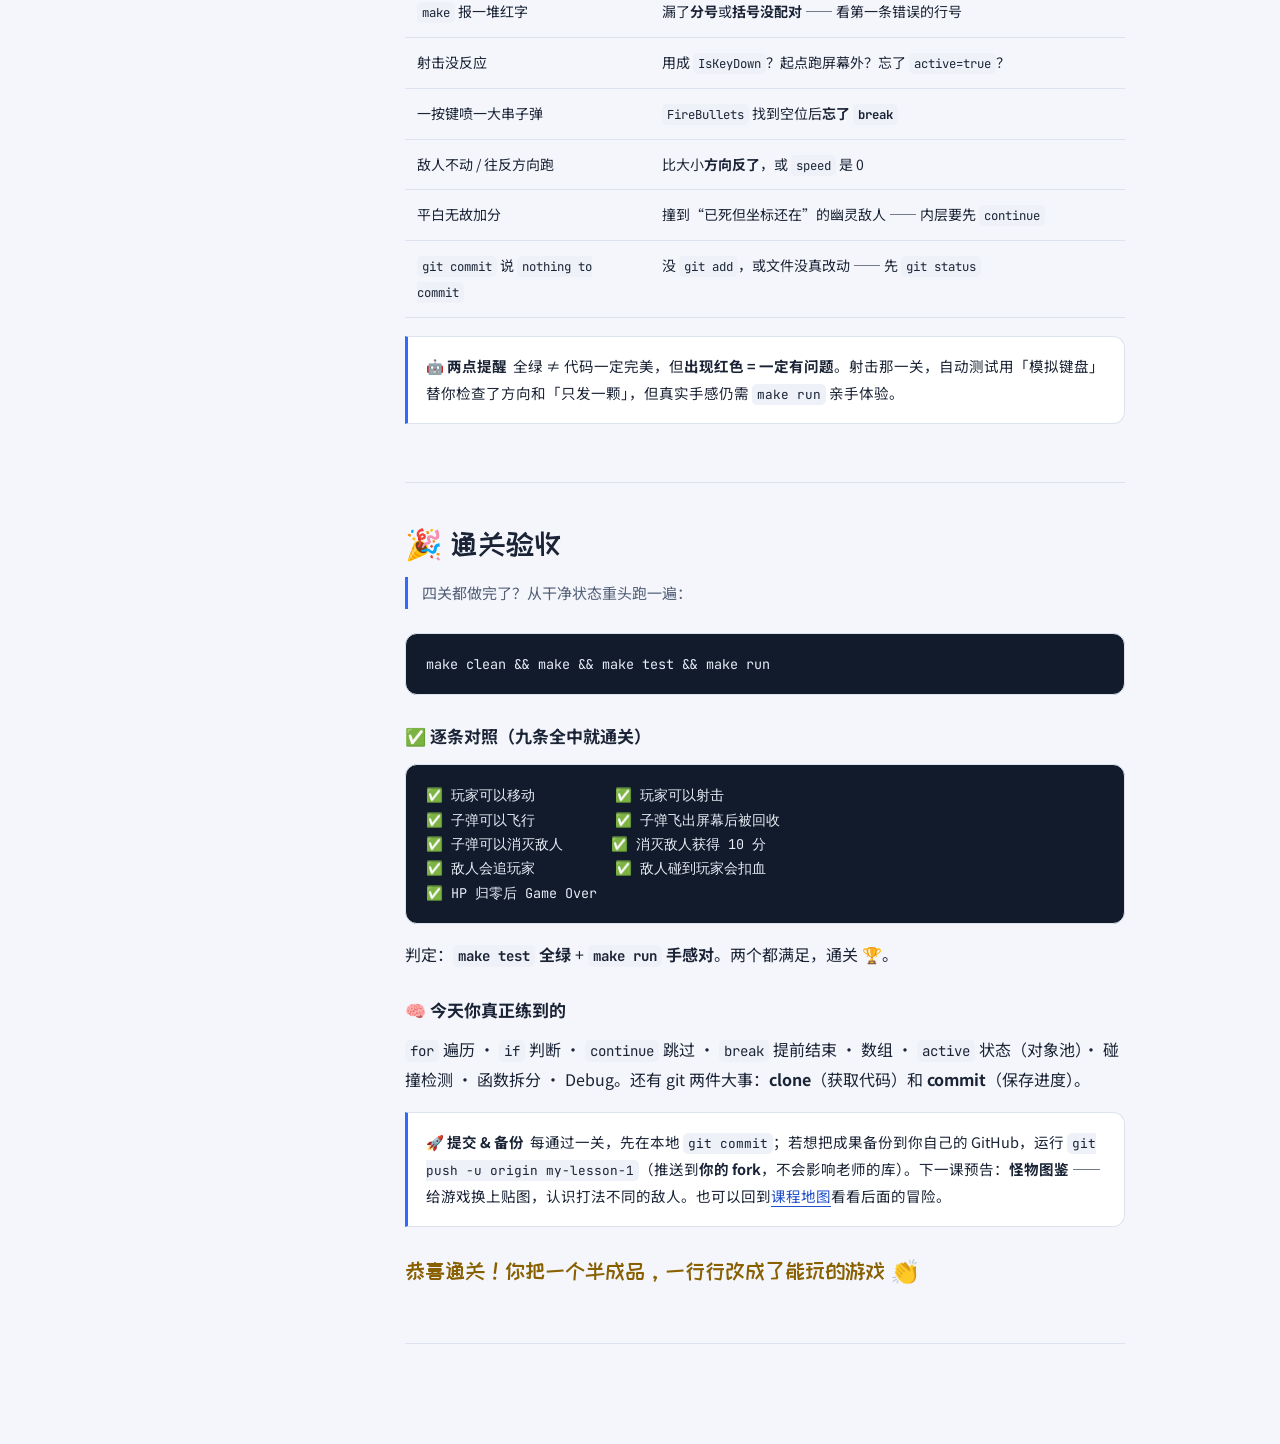
<file: docs/lesson-1/index.html>
<!doctype html>
<html lang="zh-CN">
<head>
<meta charset="utf-8">
<meta name="viewport" content="width=device-width, initial-scale=1">
<meta name="description" content="用 C++ 和 raylib 亲手做一个小游戏。跟着步骤写代码、测试并提交，每次学会一个新本领。">
<title>迷你肉鸽闯关手册</title>
<link rel="preconnect" href="https://fonts.googleapis.com">
<link rel="preconnect" href="https://fonts.gstatic.com" crossorigin>
<link rel="stylesheet" href="https://fonts.googleapis.com/css2?family=ZCOOL+KuaiLe&family=Noto+Sans+SC:wght@400;500;700&family=JetBrains+Mono:wght@400;600&display=swap">

<script>
(function(){
  try{
    var saved=JSON.parse(localStorage.getItem("rogue-hb"));
    if(saved && (saved.theme==="light" || saved.theme==="dark")) document.documentElement.dataset.theme=saved.theme;
  }catch(e){/* Storage is optional; system colors remain the default. */}
})();
</script>
<style>

:root{
  color-scheme:light; --ground:#F4F6FB; --panel:#FFFFFF; --panel-2:#EEF1F8;
  --ink:#1B2436; --ink-soft:#536078; --line:#DCE2EE;
  --accent:#2F6BFF; --accent-ink:#204FCC; --red:#B72E38; --green:#187B49; --gold:#886000;
  --radius:16px; --disp:"ZCOOL KuaiLe",system-ui,sans-serif;
  --body:"Noto Sans SC",system-ui,sans-serif; --mono:"JetBrains Mono",ui-monospace,monospace;
}
@media(prefers-color-scheme:dark){:root:not([data-theme="light"]){
  color-scheme:dark; --ground:#0E1420; --panel:#161F2E; --panel-2:#1E2A3D;
  --ink:#E7ECF5; --ink-soft:#ADB9CE; --line:#35445E; --accent-ink:#9CBAFF;
  --red:#FF8A8E; --green:#78DCAA; --gold:#FFD16B;
}}
:root[data-theme="dark"]{
  color-scheme:dark; --ground:#0E1420; --panel:#161F2E; --panel-2:#1E2A3D;
  --ink:#E7ECF5; --ink-soft:#ADB9CE; --line:#35445E; --accent-ink:#9CBAFF;
  --red:#FF8A8E; --green:#78DCAA; --gold:#FFD16B;
}
*{box-sizing:border-box}
html{scroll-behavior:smooth; scroll-padding-top:24px}
body{margin:0; background:var(--ground); color:var(--ink); font:16px/1.85 var(--body); -webkit-font-smoothing:antialiased}
a{color:var(--accent-ink); text-decoration:underline; text-underline-offset:4px; text-decoration-thickness:1px}
a:hover{text-decoration-thickness:2px}
button,input,summary,a{-webkit-tap-highlight-color:transparent}
button{font:inherit; cursor:pointer}
:focus-visible{outline:3px solid var(--accent-ink); outline-offset:4px; border-radius:4px}
[hidden]{display:none!important}
.skip-link{position:fixed; top:12px; left:12px; z-index:10; padding:10px 18px; background:var(--panel); color:var(--accent-ink); border:2px solid; border-radius:10px; transform:translateY(-160%)}
.skip-link:focus{transform:translateY(0)}
.sr-only{position:absolute; width:1px; height:1px; padding:0; margin:-1px; overflow:hidden; clip-path:inset(50%); white-space:nowrap}
.themebtn,.motionbtn{min-height:44px; padding:8px 12px; border:1px solid var(--line); background:var(--panel); color:var(--ink); border-radius:10px; font-size:14px}
.themebtn:hover,.motionbtn:hover{border-color:var(--accent-ink); background:var(--panel-2)}
.eyebrow{color:var(--accent-ink); font:600 12px/1.5 var(--mono); letter-spacing:.12em; margin:0 0 16px}
.hero{padding:clamp(32px,6vw,64px) 0 40px; border-bottom:1px solid var(--line)}
.hero h1{font:400 clamp(34px,4.6vw,52px)/1.22 var(--disp); margin:0 0 18px; text-wrap:balance; letter-spacing:-.02em}
.hero p{font-size:17px; color:var(--ink-soft); margin:0 0 22px; max-width:38em}
.hero .eyebrow{font-size:12px; color:var(--accent-ink); margin-bottom:16px}
.actions{display:flex; gap:12px; flex-wrap:wrap; align-items:center}
.cta{display:inline-flex; align-items:center; justify-content:center; min-height:48px; padding:10px 20px; background:var(--accent); color:#fff; border-radius:11px; font-weight:500; text-decoration:none; transition:transform .18s ease}
.cta:hover{background:#2458DA; text-decoration:none; transform:translateY(-2px)}
.secondary{display:inline-flex; align-items:center; min-height:48px; padding:8px 4px}
.preview{margin:0; min-width:0}
#stage{display:block; width:100%; height:auto; aspect-ratio:12/5; background:var(--panel); border:1px solid var(--line); border-radius:var(--radius); image-rendering:pixelated}
.preview figcaption{display:flex; justify-content:space-between; gap:8px; align-items:center; padding-top:10px; font-size:13px; color:var(--ink-soft)}
.motionbtn{font-size:13px; padding:6px 10px; flex-shrink:0}
section{padding:40px 0; border-bottom:1px solid var(--line); scroll-margin-top:20px}
section h2{font:400 clamp(25px,3.5vw,30px)/1.4 var(--disp); margin:0 0 12px; display:flex; align-items:center; gap:12px; text-wrap:balance}
.lead{color:var(--ink-soft); border-left:3px solid var(--accent); padding:2px 0 2px 14px; margin:8px 0 24px; font-size:15px}
h3{font-size:17px; line-height:1.5; margin:28px 0 12px}
p{margin:12px 0}
ul,ol{padding-left:24px; margin:14px 0} li{margin:8px 0}
code{font-family:var(--mono); font-size:.88em; overflow-wrap:anywhere; background:var(--panel-2); padding:2px 5px; border-radius:5px}
pre{background:#111B2C; color:#E7ECF5; padding:18px 20px; border:1px solid var(--line); border-radius:12px; overflow-x:auto; font:13.5px/1.8 var(--mono); margin:16px 0; tab-size:2}
pre .d{color:#A8B7CE} pre .g{color:#7EE0A6} pre .r{color:#FF8A8E}
.callout{padding:16px 18px; margin:18px 0; font-size:14.5px; border:1px solid var(--line); border-left:3px solid var(--accent); border-radius:0 12px 12px 0; background:var(--panel); overflow-wrap:anywhere}
.callout .k{font-weight:700; margin-right:6px}
.callout.warn{border-left-color:var(--red)} .warn .k{color:var(--red)}
.storage-note{font-size:13px; color:var(--ink-soft); margin:12px 0}
@media(max-width:540px){
  body{font-size:15px} .hero p{font-size:16px} section{padding:32px 0}
  pre{padding:14px; font-size:13px} .callout{padding:14px} .lead{font-size:15px}
}
@media(prefers-reduced-motion:reduce){
  html{scroll-behavior:auto} *,*::before,*::after{animation:none!important; transition:none!important}
  .cta:hover{transform:none}
}

.wrap{display:grid; grid-template-columns:250px minmax(0,1fr); max-width:1200px; margin:0 auto}
.side{position:sticky; top:0; align-self:start; height:100vh; height:100dvh; overflow-y:auto; padding:28px 18px; border-right:1px solid var(--line); background:var(--panel)}
.side-title{font:400 25px/1.3 var(--disp); margin:0 8px 8px}
.side .tag{font-size:13px; color:var(--ink-soft); margin:0 8px 20px}
.nav{list-style:none; margin:0; padding:0; display:flex; flex-direction:column; gap:4px}
.nav li{margin:0}
.nav a{display:flex; align-items:center; gap:10px; min-height:44px; padding:8px 10px; border-radius:9px; color:var(--ink); font-size:14px; text-decoration:none}
.nav a:hover{background:var(--panel-2)}
.nav a.active{background:var(--panel-2); color:var(--accent-ink); box-shadow:inset 3px 0 var(--accent); font-weight:500}
.dot{width:20px; height:20px; flex:0 0 20px; border-radius:5px; border:1px solid var(--ink-soft); display:grid; place-items:center; font:12px var(--mono)}
.dot.star{border:0; color:var(--gold); font-size:18px}
.prog{margin:24px 8px 12px; padding-top:18px; border-top:1px solid var(--line)}
.prog .lbl{font-size:13px; color:var(--ink-soft); display:flex; justify-content:space-between; margin-bottom:10px}
.prog .bar{height:8px; border-radius:99px; background:var(--panel-2); overflow:hidden}
.prog .fill{height:100%; width:100%; transform:scaleX(0); transform-origin:left; background:var(--accent); transition:transform .2s ease}
.side .themebtn{margin:12px 8px 0; width:calc(100% - 16px)}
.side .storage-note{margin:12px 8px; line-height:1.6}
.main{min-width:0; padding:0 clamp(20px,4vw,56px) 100px}
.col{max-width:720px; margin:0 auto}
.hero .preview{max-width:400px; margin:24px 0 0}
.lvnum{font:600 15px var(--mono); color:#fff; background:var(--accent); width:36px; height:36px; flex:0 0 36px; border-radius:10px; display:grid; place-items:center}
.meta{display:flex; flex-wrap:wrap; gap:6px 18px; font-size:13px; color:var(--ink-soft); margin:0 0 24px} .meta b{color:var(--ink); font-weight:500}
table{width:100%; border-collapse:collapse; margin:18px 0; font-size:14px; table-layout:fixed; overflow-wrap:anywhere}
th,td{text-align:left; padding:12px; border-bottom:1px solid var(--line); vertical-align:top} th{background:var(--panel-2); color:var(--ink); font-size:13px}
th:first-child{width:34%}
details{border:1px solid var(--line); border-radius:12px; margin:18px 0; background:var(--panel)}
details>summary{cursor:pointer; list-style:none; min-height:48px; padding:14px 16px; font-weight:500; display:flex; align-items:center; gap:8px; flex-wrap:wrap; border-radius:12px}
details>summary::-webkit-details-marker{display:none}
details>summary:hover{background:var(--panel-2)}
details>summary .chev{color:var(--accent-ink); transition:transform .2s; margin-left:auto}
details[open]>summary .chev{transform:rotate(90deg)}
details>summary .hint{font-size:12px; color:var(--ink-soft); font-weight:400}
.dbody{padding:0 16px 14px}
.check{display:flex; align-items:flex-start; gap:12px; margin:24px 0 4px; padding:16px; border:1px solid var(--line); border-radius:12px; background:var(--panel); font-size:15px}
.check .badge{display:inline-block; font-size:12px; padding:2px 8px; border-radius:5px; background:var(--panel-2); color:var(--ink-soft); margin-top:4px}
.back-nav{display:none}
@media(max-width:820px){
  .wrap{grid-template-columns:1fr}
  .side{position:static; height:auto; padding:22px 20px; border-right:0; border-bottom:1px solid var(--line)}
  .side .nav{display:grid; grid-template-columns:repeat(2,minmax(0,1fr)); gap:4px 8px}
  .side .tag{margin-bottom:14px} .prog{margin-top:18px} .side .themebtn{width:auto; min-width:160px}
  .main{padding-bottom:100px} .hero{padding-top:32px}
  .back-nav{display:block; position:fixed; bottom:calc(16px + env(safe-area-inset-bottom)); right:18px; z-index:2; min-height:44px; padding:8px 16px; background:var(--panel); border:1px solid var(--line); border-radius:99px; box-shadow:0 4px 18px #0002; text-decoration:none; font-size:14px}
}
@media(max-width:380px){.side{padding:18px 12px} .nav a{font-size:13px; padding:8px 6px; gap:6px} th,td{padding:10px 8px}}
</style>
<link rel="stylesheet" href="../todo-progress.css">
</head>
<body data-lesson="1">
<a class="skip-link" href="#content">跳到正文</a>

<div class="wrap">
<aside class="side" id="course-nav" aria-label="课程目录与进度" tabindex="-1">
  <p class="side-title">迷你肉鸽</p>
  <div class="tag"><a href="../">← 课程主页</a> · 第 1 课</div>
  <nav aria-label="第 1 课分段导航"><ul class="nav">
    <li><a href="#start"><span class="dot">·</span>0 开始这里</a></li>
    <li><a href="#tools"><span class="dot">·</span>1 工具速查</a></li>
    <li><a href="#lv1" data-lv="1"><span class="dot" data-todo="1-1" data-lv="1">1</span>关卡1 子弹会飞</a></li>
    <li><a href="#lv2" data-lv="2"><span class="dot" data-todo="1-2" data-lv="2">2</span>关卡2 四方向射击</a></li>
    <li><a href="#lv3" data-lv="3"><span class="dot" data-todo="1-3" data-lv="3">3</span>关卡3 击中得分</a></li>
    <li><a href="#lv4" data-lv="4"><span class="dot" data-todo="1-4" data-lv="4">4</span>关卡4 敌人追人</a></li>
    <li><a href="#stuck"><span class="dot">?</span>卡住了看这里</a></li>
    <li><a href="#finish"><span class="dot star">★</span>通关验收</a></li>
  </ul></nav>
  <div class="prog">
    <div class="lbl"><span>通关进度</span><span id="pcount" aria-live="polite">0 / 4</span></div>
    <div class="bar" role="progressbar" aria-label="已完成关卡" aria-valuemin="0" aria-valuemax="4" aria-valuenow="0"><div class="fill" id="pfill"></div></div>
  </div>
  <button class="themebtn" id="theme" type="button">主题：跟随系统</button>
<p class="todo-feedback" id="todo-feedback" role="status" aria-live="polite">在首页输入 GitHub 用户名，push 练习分支后自动追踪。</p>
<p class="storage-note" id="storage-note" role="status">自动进度读取公开 GitHub 练习分支；用户名保存在本浏览器，换设备需重新输入。</p>
</aside>

<main class="main" id="content" tabindex="-1"><div class="col">

<header class="hero">
  <p class="eyebrow">LEVEL 01 / 会动会打的游戏</p>
  <h1>把半成品，改成能玩的游戏</h1>
  <p>老师已经搭好了游戏的基础。你来补完 4 个函数，让子弹飞起来、击中敌人，再让敌人追着你跑。每通过一关，就用 Git 提交一次。</p>
  <a class="cta" href="#start">从这里开始 →</a>
<figure class="preview">
  <canvas id="stage" width="720" height="300" aria-hidden="true"></canvas>
  <figcaption><span>游戏预览 · 蓝色是你，红色是敌人</span><button class="motionbtn" id="motion" type="button" hidden>暂停动画</button></figcaption>
</figure>
</header>

<section id="start">
  <h2>👋 0 · 开始这里</h2>
  <p class="lead">欢迎。今天你要把这个半成品补完——补完之后，它就是一个真正能玩的游戏：能移动、能射击、能消灭敌人，敌人也会追你。</p>

  <h3>🎯 今天你要做什么</h3>
  <p>填 <b>4 个函数</b>（代码里标了 <code>★TODO</code>），把半成品变成完整游戏；<b>每填完一个就提交一次（commit）</b>。同时会练到 <code>for</code>、<code>if</code>、数组、碰撞检测，以及 git 的两个要点：<b>clone（获取代码）</b> 和 <b>commit（保存进度）</b>。</p>

  <h3>🗺️ 通关路线图</h3>
  <table>
    <tr><th scope="col">关卡</th><th scope="col">补完后游戏会</th></tr>
    <tr><td><a href="#lv1">关卡 1</a></td><td>子弹会飞、飞出屏幕会回收</td></tr>
    <tr><td><a href="#lv2">关卡 2</a></td><td>按方向键能射出子弹</td></tr>
    <tr><td><a href="#lv3">关卡 3</a></td><td>子弹能消灭敌人、加分</td></tr>
    <tr><td><a href="#lv4">关卡 4</a></td><td>敌人会追你、撞到你会掉血</td></tr>
  </table>

  <div class="callout tip"><span class="k">📏 一条铁律</span>写一个 → 编译 → 测试 → 通过 → 提交 → 再写下一个。一次只处理一个 <code>★TODO</code>，不要四个一起写。</div>

  <h3>🧰 开工前 60 秒自检</h3>
  <p>在 <b>MSYS2 UCRT64</b> 终端里，两条都显示版本号即可：</p>
  <pre tabindex="0" role="region" aria-label="命令或代码示例，可横向滚动">g++ --version      <span class="d"># C++ 编译器</span>
git --version      <span class="d"># 版本控制（提交）要用它</span></pre>
  <p>再确认 git 知道“你是谁”（提交需要署名）：</p>
  <pre tabindex="0" role="region" aria-label="命令或代码示例，可横向滚动">git config --global user.name  "你的名字或昵称"
git config --global user.email "一个邮箱地址"</pre>

  <h3>📥 获取这一课的代码</h3>
  <p>第一次用？先照 <a href="../#setup">课程主页的「第一次配置」</a> 把 fork 和 upstream 配好（只做一次）。配好后，每开一门新课就这两条：</p>
  <pre tabindex="0" role="region" aria-label="命令或代码示例，可横向滚动">git fetch upstream                            <span class="d"># 取老师最新的课</span>
git switch -c my-lesson-1 --no-track upstream/lesson-1   <span class="d"># 从第1课起点开一条自己的分支</span></pre>
  <p>先到 <a href="#tools">1 工具速查</a> 熟悉 <code>make</code> / <code>make test</code>，再回到 <a href="#lv1">关卡 1</a>。出现红色（未通过）不用着急——让代码从红变绿，正是今天要学的内容。</p>
</section>

<section id="tools">
  <h2>🧰 1 · 工具速查</h2>
  <p class="lead">这是你的操作说明。命令都在 MSYS2 UCRT64 终端、工程根目录 <code>first-frame/</code> 下运行。做关卡时可随时回来查阅。</p>

  <h3>四条 make 命令</h3>
  <table>
    <tr><th scope="col">命令</th><th scope="col">作用</th></tr>
    <tr><td><code>make</code></td><td>编译，生成 <code>build/game.exe</code></td></tr>
    <tr><td><code>make run</code></td><td>编译并<b>打开游戏窗口</b>（手动试玩）</td></tr>
    <tr><td><code>make test</code></td><td>运行<b>自动评测</b>，不打开窗口，只报告哪些通过、哪些未通过</td></tr>
    <tr><td><code>make clean</code></td><td>删除编译产物，需要从头开始时使用</td></tr>
  </table>
  <div class="callout tip"><span class="k">💡 缺 raylib？</span>第一次若提示缺库，先装一次：<br><code>pacman -S mingw-w64-ucrt-x86_64-gcc mingw-w64-ucrt-x86_64-raylib</code></div>

  <h3>看懂 <code>make test</code> 的红和绿</h3>
  <p>它是个<b>自动评分器（autograder）</b>，按 4 个 TODO 分组打分：</p>
  <pre tabindex="0" role="region" aria-label="命令或代码示例，可横向滚动">② FireBullets —— 按方向键发射
  <span class="g">[通过]</span>   没按键→0 颗子弹
  <span class="r">[未通过]</span> 按↑只发 1 颗（少 break 会喷一大串） （期望 1，实际 128） <span class="d">(test_todos.cpp:123)</span>
   —— 本组通过 8 / 10 ——</pre>
  <ul>
    <li>🟢 <code>[通过]</code> = 正确；🔴 <code>[未通过]</code> = 有误。</li>
    <li>括号里的 <b>（期望 X，实际 Y）</b> 会直接指出差异所在。</li>
    <li>行尾 <code>(test_todos.cpp:123)</code> 是检查所在的行号。</li>
  </ul>
  <div class="callout warn"><span class="k">⚠️ 记住</span>全绿 ≠ 一定正确，但<b>出现红色 = 一定有问题</b>。看到红色，先读那句中文说明，再回到对应的关卡修改。</div>

  <h3>提交三步（commit）</h3>
  <pre tabindex="0" role="region" aria-label="命令或代码示例，可横向滚动">git status                 <span class="d"># ① 查看我改动了哪些文件</span>
git add src/main.cpp       <span class="d"># ② 放进「待提交」区</span>
git commit                 <span class="d"># ③ 正式提交（弹出模板，照提示填写标题）</span></pre>
  <div class="callout tip"><span class="k">一次性设置</span>clone 后每台电脑跑一次 <code>git config commit.template .gitmessage</code>，<code>git commit</code> 才会弹出中文模板。</div>
</section>

<section id="lv1">
  <h2><span class="lvnum">1</span>子弹会飞 🚀</h2>
  <p class="lead">补完 <code>UpdateBullets</code>，让每颗子弹按速度飞行，飞出屏幕就自动回收。</p>
  <div class="meta"><span>⏱ 预计 <b>20 分钟</b></span><span>🧩 前置：<b>看完 1 工具速查</b></span><span>📄 改 <b>UpdateBullets</b></span></div>

  <h3>🎯 这一关学会</h3>
  <ul><li>用 <code>for</code> 遍历数组（子弹池）</li><li>用 <code>if (!active) continue;</code> 跳过没在用的对象</li><li>改 <code>rect.x / rect.y</code> 让东西动起来</li></ul>

  <h3>📖 概念：对象池</h3>
  <p>子弹不临时创建也不删除，而是开一个固定数组 <code>bullets[128]</code>，每颗身上有开关 <code>active</code>：<code>true</code> 正在飞，<code>false</code> 空位待命。“回收”就是把 <code>active</code> 关掉。</p>

  <h3>📋 你要做到</h3>
  <p>对每颗 <code>active</code> 的子弹：① 按速度移动（<code>x += vx</code>，<code>y += vy</code>）；② 飞出屏幕（<code>0~SCREEN_W</code> / <code>0~SCREEN_H</code> 之外）就 <code>active = false</code>。没在用的直接跳过。</p>

  <h3>🤔 先自己想一想</h3>
  <ul><li>怎么遍历所有子弹？范围多少？</li><li>没在用的用什么语句跳过？</li><li>“移动”改哪个值？（想想范例 <code>UpdatePlayer</code>）</li><li>怎么判断“飞出屏幕”？</li></ul>

  <details>
    <summary>🪜 <span>卡住了再看：分步提示</span><span class="hint">先自己试，真卡住再点开</span><span class="chev">▸</span></summary>
    <div class="dbody"><ol>
      <li><code>for</code> 从 <code>0</code> 到 <code>MAX_BULLETS - 1</code>。</li>
      <li>开头 <code>if (!bullets[i].active) continue;</code> —— 空位跳过。</li>
      <li>让它动：<code>rect.x += vx; rect.y += vy;</code>（同范例 <code>UpdatePlayer</code>）。</li>
      <li>出界：<code>x&lt;0 || x&gt;SCREEN_W || y&lt;0 || y&gt;SCREEN_H</code> 任一成立就 <code>active = false;</code>。</li>
    </ol></div>
  </details>

  <h3>🧪 怎么验证</h3>
  <pre tabindex="0" role="region" aria-label="命令或代码示例，可横向滚动">make test      <span class="d"># 看「① UpdateBullets」那一组</span></pre>
  <p>会测：按 vx/vy 移动、空子弹不动、屏内不回收、<b>四条边界各飞出一次都要回收</b>。</p>

  <h3>🚀 想挑战（选做）</h3>
  <p><b>思考题</b>：飞出屏幕后为什么只写 <code>active = false</code>，而不真的“删除”这颗子弹？</p>

  <div class="check"><span class="todo-dot" data-todo="1-1" aria-label="TODO 1：未连接">?</span><span><span class="todo-result" data-todo-label="1-1">未连接</span><br>通关条件：<code>make test</code> 里 ① 组全绿 → <span class="badge">提交：git commit</span></span></div>
</section>

<section id="lv2">
  <h2><span class="lvnum">2</span>四方向射击 🎯</h2>
  <p class="lead">补完 <code>FireBullets</code>，按 ↑↓←→ 时从子弹池里找一颗空的射出去。</p>
  <div class="meta"><span>⏱ 预计 <b>22 分钟</b></span><span>🧩 前置：<b>关卡 1 已通过</b></span><span>📄 改 <b>FireBullets</b></span></div>

  <h3>🎯 这一关学会</h3>
  <ul><li><code>IsKeyPressed</code> 和 <code>IsKeyDown</code> 的区别</li><li>在对象池里<b>找一个空位</b>并初始化（同 <code>SpawnEnemies</code>）</li><li><code>break</code> 为什么关键</li></ul>

  <h3>📖 概念：找空位 + 屏幕坐标</h3>
  <p><b>找空位</b>：发射不是造新子弹，而是去 <code>bullets[]</code> 找 <code>active==false</code> 的填好打开（照 <code>SpawnEnemies</code>）。<b>屏幕坐标</b>：原点在左上角，<code>y</code> 向下变大 —— 所以“向上射” <code>vy = -8</code>。</p>

  <h3>📋 你要做到</h3>
  <p>按 → <code>vx=8</code>、← <code>vx=-8</code>、↑ <code>vy=-8</code>、↓ <code>vy=8</code>。有按键才找一颗 <code>!active</code> 子弹：放到玩家身上、设速度、<code>active=true</code>，<b>随后立即停止</b>（不要一次填满整个子弹池）。没有按键就不应产生子弹。</p>

  <h3>🤔 先自己想一想</h3>
  <ul><li>用 <code>IsKeyPressed</code> 还是 <code>IsKeyDown</code>？（按一下 vs 按住狂喷）</li><li>子弹从哪来？（去池里找 <code>!active</code>，同 <code>SpawnEnemies</code>）</li><li>找到、填好之后<b>最容易忘的一步</b>是什么？</li></ul>

  <details>
    <summary>🪜 <span>卡住了再看：分步提示</span><span class="hint">先自己试，真卡住再点开</span><span class="chev">▸</span></summary>
    <div class="dbody"><ol>
      <li>用 <code>IsKeyPressed</code>（按一下发一颗）。</li>
      <li>照 <code>SpawnEnemies</code> 骨架：找到 <code>!active</code> → 填好 → <code>active=true</code> → <b><code>break</code></b>。</li>
      <li>方向对速度：右 8、左 -8、上 -8、下 8。</li>
      <li>起点让子弹从玩家身上冒出来，大小给个 <code>8×8</code>。</li>
    </ol></div>
  </details>

  <div class="callout warn"><span class="k">⚠️ 最常见的坑</span>找到空位、发射后<b>忘了 <code>break</code></b> → 一次按键喷上百颗。<code>make test</code> 会用“按↑只发 1 颗”抓你：看到 <code>期望 1，实际 128</code> 就是它。</div>

  <h3>🧪 怎么验证</h3>
  <pre tabindex="0" role="region" aria-label="命令或代码示例，可横向滚动">make test      <span class="d"># 「② FireBullets」组：测方向、只发一颗</span>
make run       <span class="d"># 手动：按 ↑↓←→，看四方向都射出小方块</span></pre>
  <p>自动测试能检查方向和“只发一颗”，但<b>真实手感仍需 <code>make run</code> 亲手体验</b>。</p>

  <h3>🚀 想挑战（选做）</h3>
  <p>把 <code>IsKeyPressed</code> 换成 <code>IsKeyDown</code> 感受“连发”，再换回来。</p>

  <div class="check"><span class="todo-dot" data-todo="1-2" aria-label="TODO 2：未连接">?</span><span><span class="todo-result" data-todo-label="1-2">未连接</span><br>通关条件：② 组全绿 + <code>make run</code> 四方向都能射 → <span class="badge">提交：git commit</span></span></div>
</section>

<section id="lv3">
  <h2><span class="lvnum">3</span>击中得分 💥</h2>
  <p class="lead">补完 <code>HandleHits</code>，每颗子弹和每个敌人两两检查，撞上就双方消失、加 10 分。</p>
  <div class="meta"><span>⏱ 预计 <b>20 分钟</b></span><span>🧩 前置：<b>关卡 2 已通过</b></span><span>📄 改 <b>HandleHits</b></span></div>

  <h3>🎯 这一关学会</h3>
  <ul><li><b>嵌套循环</b>：两层 <code>for</code>，子弹配敌人</li><li>用现成的 <code>CheckCollisionRecs</code>，不用自己算坐标</li><li>循环里下标别用混（<code>i</code> 归子弹，<code>j</code> 归敌人）</li></ul>

  <h3>📖 概念</h3>
  <p><b>嵌套循环</b>：外层每颗子弹，内层每个敌人，逐对检查。<b>AABB 碰撞</b>：<code>CheckCollisionRecs(a, b)</code> 传两个矩形，返回它们有没有重叠，你只管调用。</p>

  <h3>📋 你要做到</h3>
  <p>外层遍历子弹、内层遍历敌人；两边都先跳过 <code>!active</code>；用 <code>CheckCollisionRecs</code> 判断相撞；撞上了 <b>子弹 <code>active=false</code>、敌人 <code>active=false</code>、<code>score+=10</code></b>，然后<b>跳出内层</b>。</p>

  <h3>🤔 先自己想一想</h3>
  <ul><li>结构长什么样？（外层什么、内层什么）</li><li>怎么判断两个方块撞上了？</li><li>撞上后要改哪<b>三样</b>？</li><li>撞上后要不要 <code>break</code>？为什么？</li></ul>

  <details>
    <summary>🪜 <span>卡住了再看：分步提示</span><span class="hint">先自己试，真卡住再点开</span><span class="chev">▸</span></summary>
    <div class="dbody"><ol>
      <li>外层 <code>for</code> 子弹 <code>i</code>，开头 <code>if(!bullets[i].active)continue;</code>。</li>
      <li>内层 <code>for</code> 敌人 <code>j</code>，开头 <code>if(!enemies[j].active)continue;</code>。</li>
      <li><code>if(CheckCollisionRecs(bullets[i].rect, enemies[j].rect))</code> 成立：两个 <code>active=false</code>、<code>score+=10</code>、<code>break;</code>。</li>
    </ol></div>
  </details>

  <div class="callout warn"><span class="k">⚠️ 两个坑</span>① 内层用 <b><code>enemies[j]</code></b> 不是 <code>enemies[i]</code>（下标用混会打错敌人，甚至越界）。② 内外层都要先 <code>continue</code> 跳过空位，否则会撞到“已消灭但坐标还在”的幽灵敌人，导致平白加分。</div>

  <h3>🧪 怎么验证</h3>
  <pre tabindex="0" role="region" aria-label="命令或代码示例，可横向滚动">make test      <span class="d"># 「③ HandleHits」：命中、错位下标、幽灵敌人、不相撞</span>
make run       <span class="d"># 射敌人：红方块消失、Score 每次 +10</span></pre>

  <h3>🚀 想挑战（选做）</h3>
  <p><b>思考题</b>：如果不写 <code>break</code>，一颗子弹会不会一次消灭好几个敌人？对分数有什么影响？</p>

  <div class="check"><span class="todo-dot" data-todo="1-3" aria-label="TODO 3：未连接">?</span><span><span class="todo-result" data-todo-label="1-3">未连接</span><br>通关条件：③ 组全绿 + 射中会消失、+10 分 → <span class="badge">提交：git commit</span></span></div>
</section>

<section id="lv4">
  <h2><span class="lvnum">4</span>敌人追人 👾</h2>
  <p class="lead">补完 <code>UpdateEnemies</code>，敌人一点点靠近玩家；撞到就扣血、敌人消失；血空了 Game Over。压轴关，做完游戏成型。</p>
  <div class="meta"><span>⏱ 预计 <b>20 分钟</b></span><span>🧩 前置：<b>关卡 3 已通过</b></span><span>📄 改 <b>UpdateEnemies</b></span></div>

  <h3>🎯 这一关学会</h3>
  <ul><li>不用勾股/向量，只靠<b>比大小</b>就能追人</li><li>逐轴处理（x 一次、y 一次）</li><li>用状态标志 <code>gameOver</code> 控制结束</li></ul>

  <h3>📖 概念：逐轴逼近</h3>
  <p>“靠近玩家”不用算距离开平方，只要<b>分别比 x 和 y</b>：玩家在右（x 更大）→ 敌人 <code>x += speed</code>，在左 → <code>x -= speed</code>；玩家在下 → <code>y += speed</code>，在上 → <code>y -= speed</code>。x、y 各判一次，敌人就斜着逼过来。</p>

  <h3>📋 你要做到</h3>
  <p>对每个 <code>active</code> 敌人：① 逐轴靠近玩家（各 <code>±speed</code>）；② <code>CheckCollisionRecs(敌人, player)</code> 判撞；③ 撞到 <code>player.hp -= 10</code>、敌人 <code>active=false</code>；④ <code>hp &lt;= 0</code> 就 <code>gameOver = true</code>。</p>

  <h3>🤔 先自己想一想</h3>
  <ul><li>“x 靠近玩家的 x”，用什么判断、往哪挪？y 呢？</li><li>x 和 y 该<b>同一帧都动</b>，还是只动一个？</li><li>撞到后改哪些？什么时候游戏才结束？</li></ul>

  <details>
    <summary>🪜 <span>卡住了再看：分步提示</span><span class="hint">先自己试，真卡住再点开</span><span class="chev">▸</span></summary>
    <div class="dbody"><ol>
      <li><code>for</code> 遍历敌人，<code>if(!enemies[i].active)continue;</code>。</li>
      <li>用<b>四个独立的 <code>if</code></b> 逐轴逼近（x 大 +=speed / x 小 -=speed；y 同理）。</li>
      <li><code>if(CheckCollisionRecs(enemies[i].rect, player.rect))</code>：<code>hp-=10</code>、敌人 <code>active=false</code>。</li>
      <li>扣完血 <code>if(player.hp&lt;=0) gameOver=true;</code>。</li>
    </ol></div>
  </details>

  <div class="callout warn"><span class="k">⚠️ 关键坑</span>x、y 要用<b>四个独立的 <code>if</code></b>，别连成 <code>else if</code> —— 连起来一帧只动一个轴，敌人只会横着或竖着走，不会斜着追。<code>make test</code> 有“对角同时靠近”专抓这个。方向也别比反。</div>

  <h3>🧪 怎么验证</h3>
  <pre tabindex="0" role="region" aria-label="命令或代码示例，可横向滚动">make test      <span class="d"># 「④」：x/y 靠近、对角同时动、掉血、gameOver</span>
make run       <span class="d"># 敌人追你、撞上掉血、血空 GAME OVER、Enter 重开</span></pre>

  <h3>🚀 想挑战（选做）</h3>
  <p>让敌人越来越快（每隔一会给 <code>speed</code> 加一点）；或给玩家画个血条。</p>

  <div class="check"><span class="todo-dot" data-todo="1-4" aria-label="TODO 4：未连接">?</span><span><span class="todo-result" data-todo-label="1-4">未连接</span><br>通关条件：④ 组全绿 + 敌人会追、撞上掉血、血空 Game Over → <span class="badge">提交：git commit</span></span></div>
</section>

<section id="stuck">
  <h2>🛟 卡住了看这里</h2>
  <p class="lead">出现红色（未通过）不用着急。程序员大部分时间并不是一次就写对，而是「写一点 → 测试 → 发现问题 → 修改 → 再测试」。这就是 Debug，和写代码同样重要。</p>

  <h3>🔧 测试变红：按这个顺序查</h3>
  <ol>
    <li><b>哪一条失败？</b>读那句中文和 <code>（期望 X，实际 Y）</code>。</li>
    <li><b>是哪一关？</b>失败行属于 ①②③④ 哪组，就只改那一关。</li>
    <li><code>for</code> 范围对不对？（<code>0</code> 到 <code>MAX_… - 1</code>）</li>
    <li><code>active</code> 判断对不对？有没有先 <code>if(!active)continue;</code>？</li>
    <li><code>rect.x / rect.y</code> 改对了吗？</li>
    <li>忘了 <code>continue</code> / <code>break</code> 没？（关卡 2、3 尤其容易忘 <code>break</code>）</li>
    <li>改完 <code>make test</code> 再看一遍。</li>
  </ol>

  <h3>📋 常见症状对照表</h3>
  <table>
    <tr><th scope="col">症状</th><th scope="col">多半是</th></tr>
    <tr><td><code>make</code> 报一堆红字</td><td>漏了<b>分号</b>或<b>括号没配对</b> —— 看第一条错误的行号</td></tr>
    <tr><td>射击没反应</td><td>用成 <code>IsKeyDown</code>？起点跑屏幕外？忘了 <code>active=true</code>？</td></tr>
    <tr><td>一按键喷一大串子弹</td><td><code>FireBullets</code> 找到空位后<b>忘了 <code>break</code></b></td></tr>
    <tr><td>敌人不动 / 往反方向跑</td><td>比大小<b>方向反了</b>，或 <code>speed</code> 是 0</td></tr>
    <tr><td>平白无故加分</td><td>撞到“已死但坐标还在”的幽灵敌人 —— 内层要先 <code>continue</code></td></tr>
    <tr><td><code>git commit</code> 说 <code>nothing to commit</code></td><td>没 <code>git add</code>，或文件没真改动 —— 先 <code>git status</code></td></tr>
  </table>

  <div class="callout tip"><span class="k">🤖 两点提醒</span>全绿 ≠ 代码一定完美，但<b>出现红色 = 一定有问题</b>。射击那一关，自动测试用「模拟键盘」替你检查了方向和「只发一颗」，但真实手感仍需 <code>make run</code> 亲手体验。</div>
</section>

<section id="finish">
  <h2>🎉 通关验收</h2>
  <p class="lead">四关都做完了？从干净状态重头跑一遍：</p>
  <pre tabindex="0" role="region" aria-label="命令或代码示例，可横向滚动">make clean &amp;&amp; make &amp;&amp; make test &amp;&amp; make run</pre>

  <h3>✅ 逐条对照（九条全中就通关）</h3>
  <pre tabindex="0" role="region" aria-label="命令或代码示例，可横向滚动">✅ 玩家可以移动          ✅ 玩家可以射击
✅ 子弹可以飞行          ✅ 子弹飞出屏幕后被回收
✅ 子弹可以消灭敌人      ✅ 消灭敌人获得 10 分
✅ 敌人会追玩家          ✅ 敌人碰到玩家会扣血
✅ HP 归零后 Game Over</pre>
  <p>判定：<b><code>make test</code> 全绿</b> + <b><code>make run</code> 手感对</b>。两个都满足，通关 🏆。</p>

  <h3>🧠 今天你真正练到的</h3>
  <p><code>for</code> 遍历 · <code>if</code> 判断 · <code>continue</code> 跳过 · <code>break</code> 提前结束 · 数组 · <code>active</code> 状态（对象池）· 碰撞检测 · 函数拆分 · Debug。还有 git 两件大事：<b>clone</b>（获取代码）和 <b>commit</b>（保存进度）。</p>

  <div class="callout tip"><span class="k">🚀 提交 &amp; 备份</span>每通过一关，先在本地 <code>git commit</code>；若想把成果备份到你自己的 GitHub，运行 <code>git push -u origin my-lesson-1</code>（推送到<b>你的 fork</b>，不会影响老师的库）。下一课预告：<b>怪物图鉴</b> —— 给游戏换上贴图，认识打法不同的敌人。也可以回到<a href="../#map">课程地图</a>看看后面的冒险。</div>
  <p style="font-family:var(--disp);font-size:22px;color:var(--gold);margin-top:24px">恭喜通关！你把一个半成品，一行行改成了能玩的游戏 👏</p>
</section>


</div></main>
</div>


<a class="back-nav" href="#course-nav">↑ 课程目录</a>
<script>
(function(){
  "use strict";
  var root=document.documentElement, KEY="rogue-hb", storageOK=true;
  var themes = ["system", "light", "dark"];
  var labels={system:"跟随系统",light:"浅色",dark:"深色"};
  var systemColors=matchMedia("(prefers-color-scheme:dark)");
  var motionQuery=matchMedia("(prefers-reduced-motion:reduce)");
  var themeButton=document.getElementById("theme");
  function readStore(){
    try{
      var value=JSON.parse(localStorage.getItem(KEY));
      return value && typeof value==="object" && !Array.isArray(value) ? value : {};
    }catch(e){storageOK=false; return {};}
  }
  var store=readStore();
  function storageNotice(){
    if(!storageOK) document.getElementById("storage-note").textContent="本次设置仍然有效，但浏览器未能保存记录。换设备需重新输入 GitHub 用户名。";
  }
  function saveField(key,value){
    // Merge the latest record so another tab's progress is not overwritten.
    var latest=readStore();
    store=Object.assign({},store,latest,{[key]:value});
    try{localStorage.setItem(KEY,JSON.stringify(store));}catch(e){storageOK=false;}
    storageNotice();
  }
  function applyTheme(){
    var theme=themes.includes(store.theme) ? store.theme : "system";
    if(theme==="system") root.removeAttribute("data-theme");
    else root.setAttribute("data-theme",theme);
    var next=themes[(themes.indexOf(theme)+1)%themes.length];
    themeButton.textContent="主题："+labels[theme];
    themeButton.setAttribute("aria-label","当前主题："+labels[theme]+"；点击切换为"+labels[next]);
    themeButton.title="跟随系统 → 浅色 → 深色";
  }
  themeButton.addEventListener("click",function(){
    var current=themes.includes(store.theme) ? store.theme : "system";
    saveField("theme",themes[(themes.indexOf(current)+1)%themes.length]);
    applyTheme(); refreshCanvas();
  });
  applyTheme(); storageNotice();
  function sync(){store=readStore(); applyTheme(); storageNotice(); refreshCanvas();}
  window.addEventListener("storage",function(e){if(e.key===KEY || e.key===null) sync();});
  window.addEventListener("pageshow",sync);

  // Reading position: choose the last heading above the viewport's upper third.
  var sections=Array.from(document.querySelectorAll("section[id]"));
  var navLinks=Array.from(document.querySelectorAll(".nav a"));
  function updateNav(){
    if(!navLinks.length) return;
    var active=sections[0];
    sections.forEach(function(s){if(s.getBoundingClientRect().top<=window.innerHeight*.3) active=s;});
    navLinks.forEach(function(a){
      var current=a.hash==="#"+active.id;
      a.classList.toggle("active",current);
      if(current) a.setAttribute("aria-current","location"); else a.removeAttribute("aria-current");
    });
  }
  if(navLinks.length){
    var navPending=false;
    window.addEventListener("scroll",function(){
      if(!navPending){navPending=true; requestAnimationFrame(function(){navPending=false; updateNav();});}
    },{passive:true});
    window.addEventListener("resize",updateNav); updateNav();
  }

  // A lightweight decorative preview. No animation loop while hidden or reduced.
  var cv=document.getElementById("stage"), ctx=cv.getContext("2d");
  var motionButton=document.getElementById("motion"), palette={}, raf=0;
  var paused=false, visible=true, last=0, tick=0;
  var player={x:180,y:75}, foes=[{x:30,y:30},{x:330,y:120}], shots=[];
  function draw(){
    if(!ctx) return;
    ctx.setTransform(2,0,0,2,0,0); ctx.clearRect(0,0,360,150);
    ctx.fillStyle=palette.line;
    for(var x=12;x<360;x+=24) for(var y=12;y<150;y+=24) ctx.fillRect(x,y,1,1);
    ctx.fillStyle=palette.ink; shots.forEach(function(s){ctx.fillRect(s.x-2,s.y-2,4,4);});
    ctx.fillStyle=palette.red; foes.forEach(function(f){ctx.fillRect(f.x-8,f.y-8,16,16);});
    ctx.fillStyle=palette.accent; ctx.fillRect(player.x-9,player.y-9,18,18);
    ctx.fillStyle="#fff"; ctx.fillRect(player.x-4,player.y-3,3,3); ctx.fillRect(player.x+2,player.y-3,3,3);
  }
  function refreshCanvas(){
    if(!ctx) return;
    var style=getComputedStyle(root);
    palette={ink:style.getPropertyValue("--ink"),red:style.getPropertyValue("--red"),accent:style.getPropertyValue("--accent"),line:style.getPropertyValue("--line")};
    draw();
  }
  function step(){
    tick++;
    player={x:180+Math.sin(tick/65)*90,y:75+Math.sin(tick/43)*40};
    foes=foes.map(function(f,i){
      var next={x:f.x+Math.sign(player.x-f.x)*.65,y:f.y+Math.sign(player.y-f.y)*.65};
      return Math.abs(next.x-player.x)<15 && Math.abs(next.y-player.y)<15 ? {x:i?330:30,y:i?120:30} : next;
    });
    shots=shots.map(function(s){return {x:s.x,y:s.y-3.2};}).filter(function(s){return s.y>-6;});
    if(tick%28===0) shots=shots.concat([{x:player.x,y:player.y}]);
  }
  function running(){return ctx && visible && !document.hidden && !paused && !motionQuery.matches;}
  function frame(now){
    raf=0; if(!running()) return;
    if(now-last>=1000/30){last=now; step(); draw();}
    raf=requestAnimationFrame(frame);
  }
  function schedule(){
    if(raf) cancelAnimationFrame(raf); raf=0; last=0;
    motionButton.hidden=!ctx || motionQuery.matches;
    motionButton.textContent=paused?"播放动画":"暂停动画";
    if(running()) raf=requestAnimationFrame(frame); else draw();
  }
  motionButton.addEventListener("click",function(){paused=!paused; schedule();});
  motionQuery.addEventListener("change",schedule);
  systemColors.addEventListener("change",refreshCanvas);
  document.addEventListener("visibilitychange",schedule);
  if("IntersectionObserver" in window){
    new IntersectionObserver(function(entries){visible=entries[0].isIntersecting; schedule();}).observe(cv);
  }
  refreshCanvas(); schedule();
})();
</script>
<script src="../todo-progress.js" defer></script>
</body>
</html>
</file>
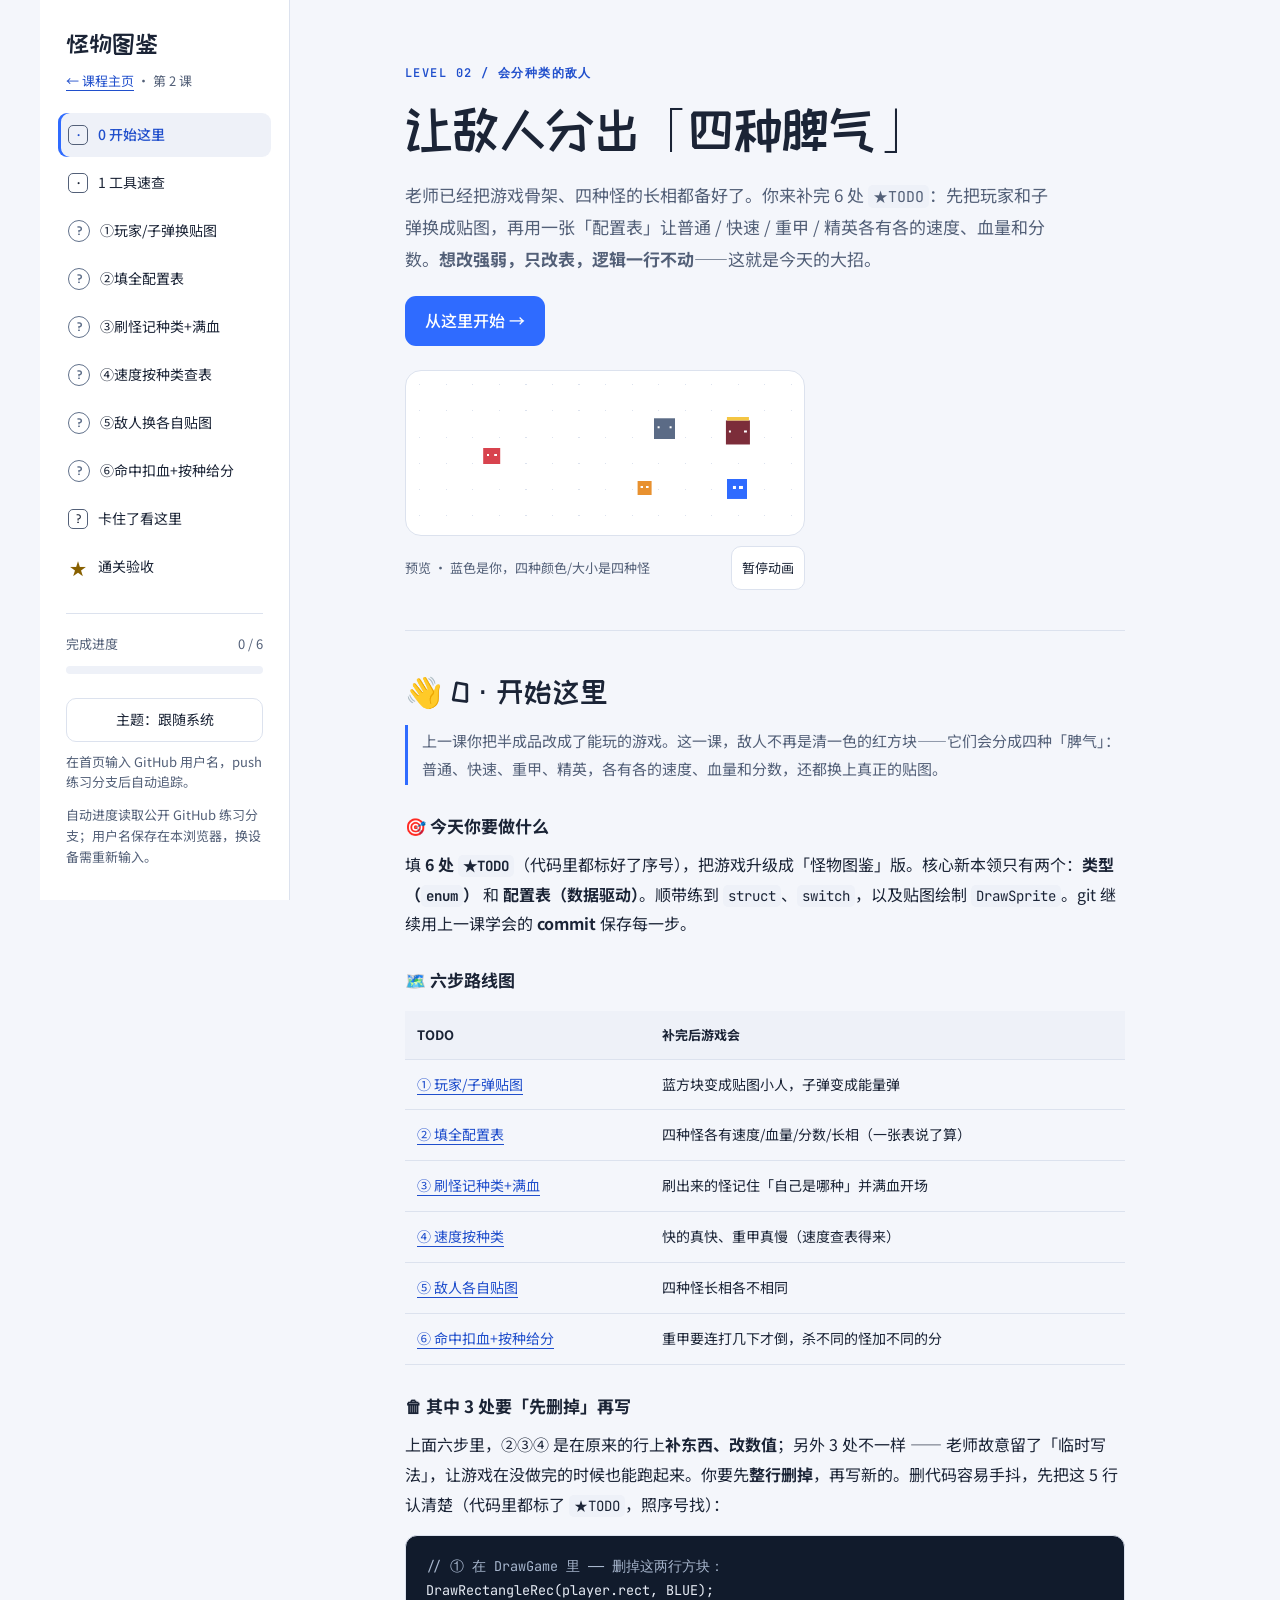
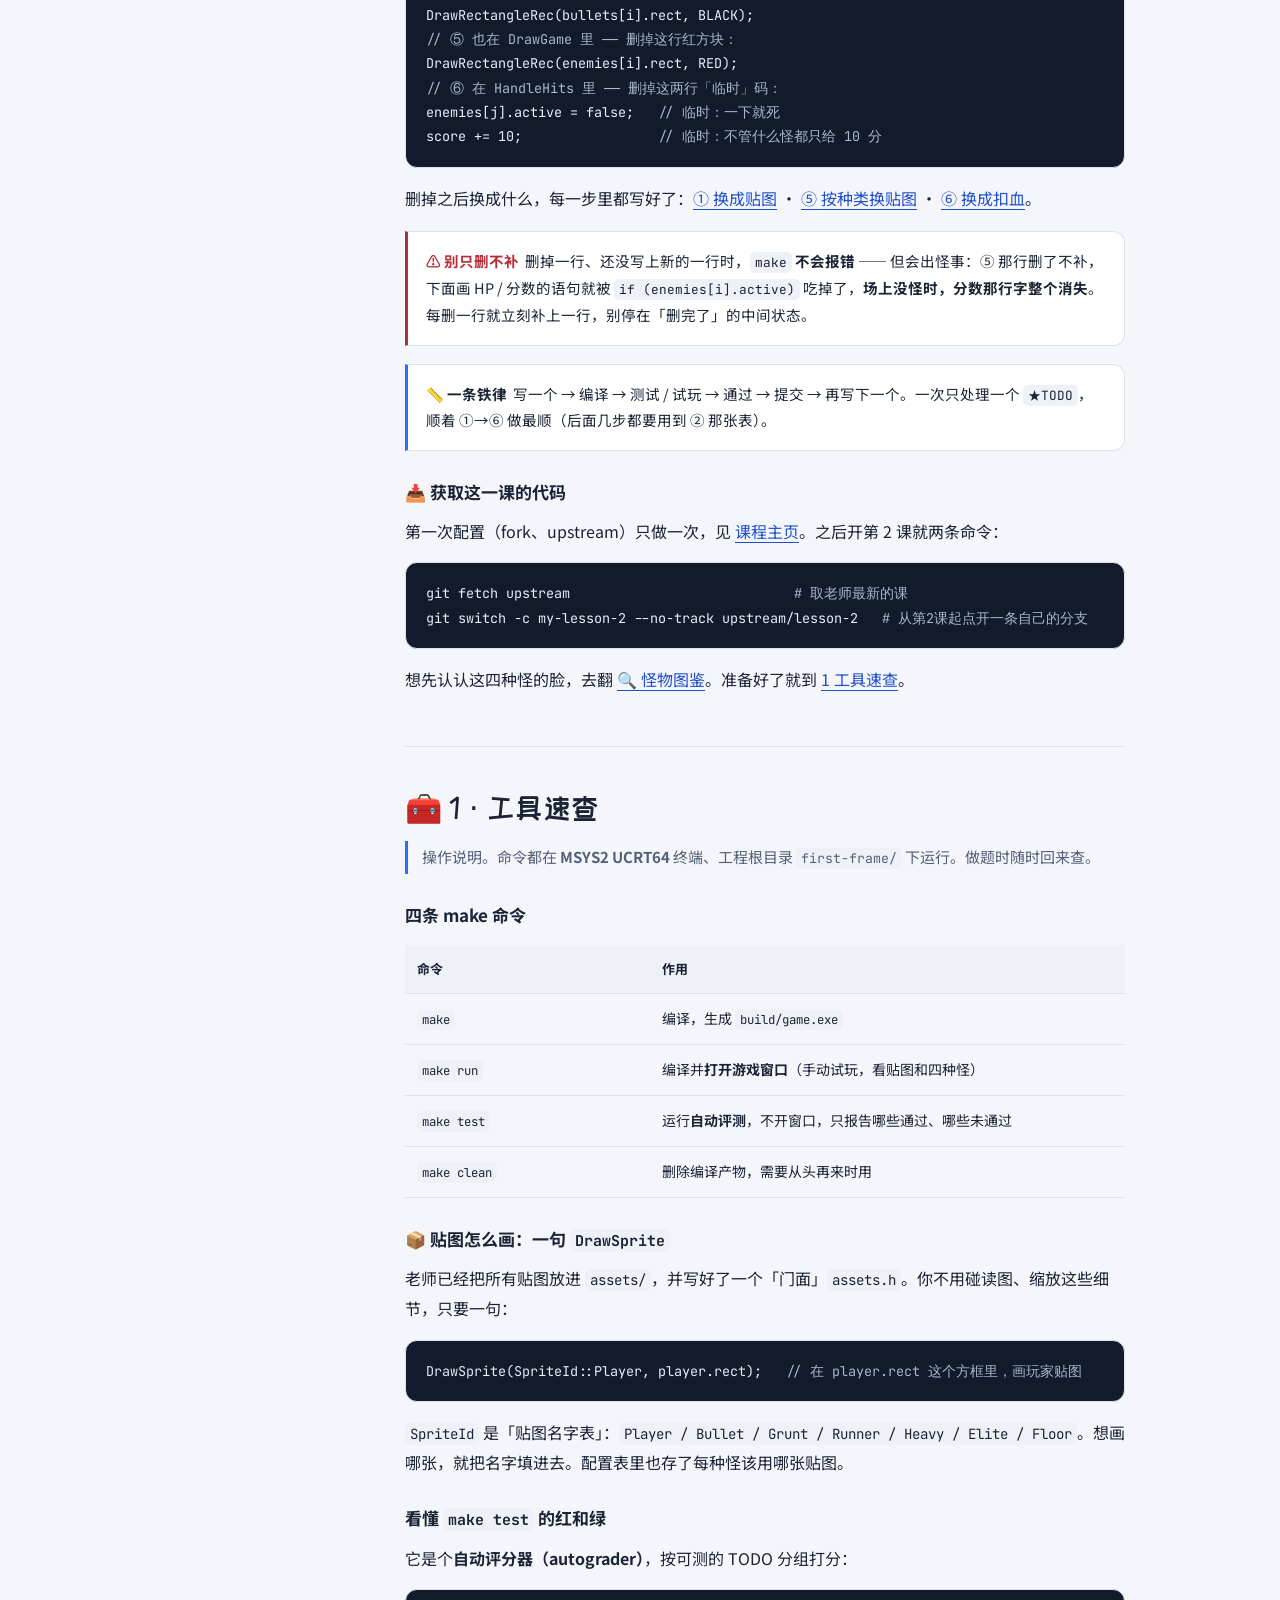
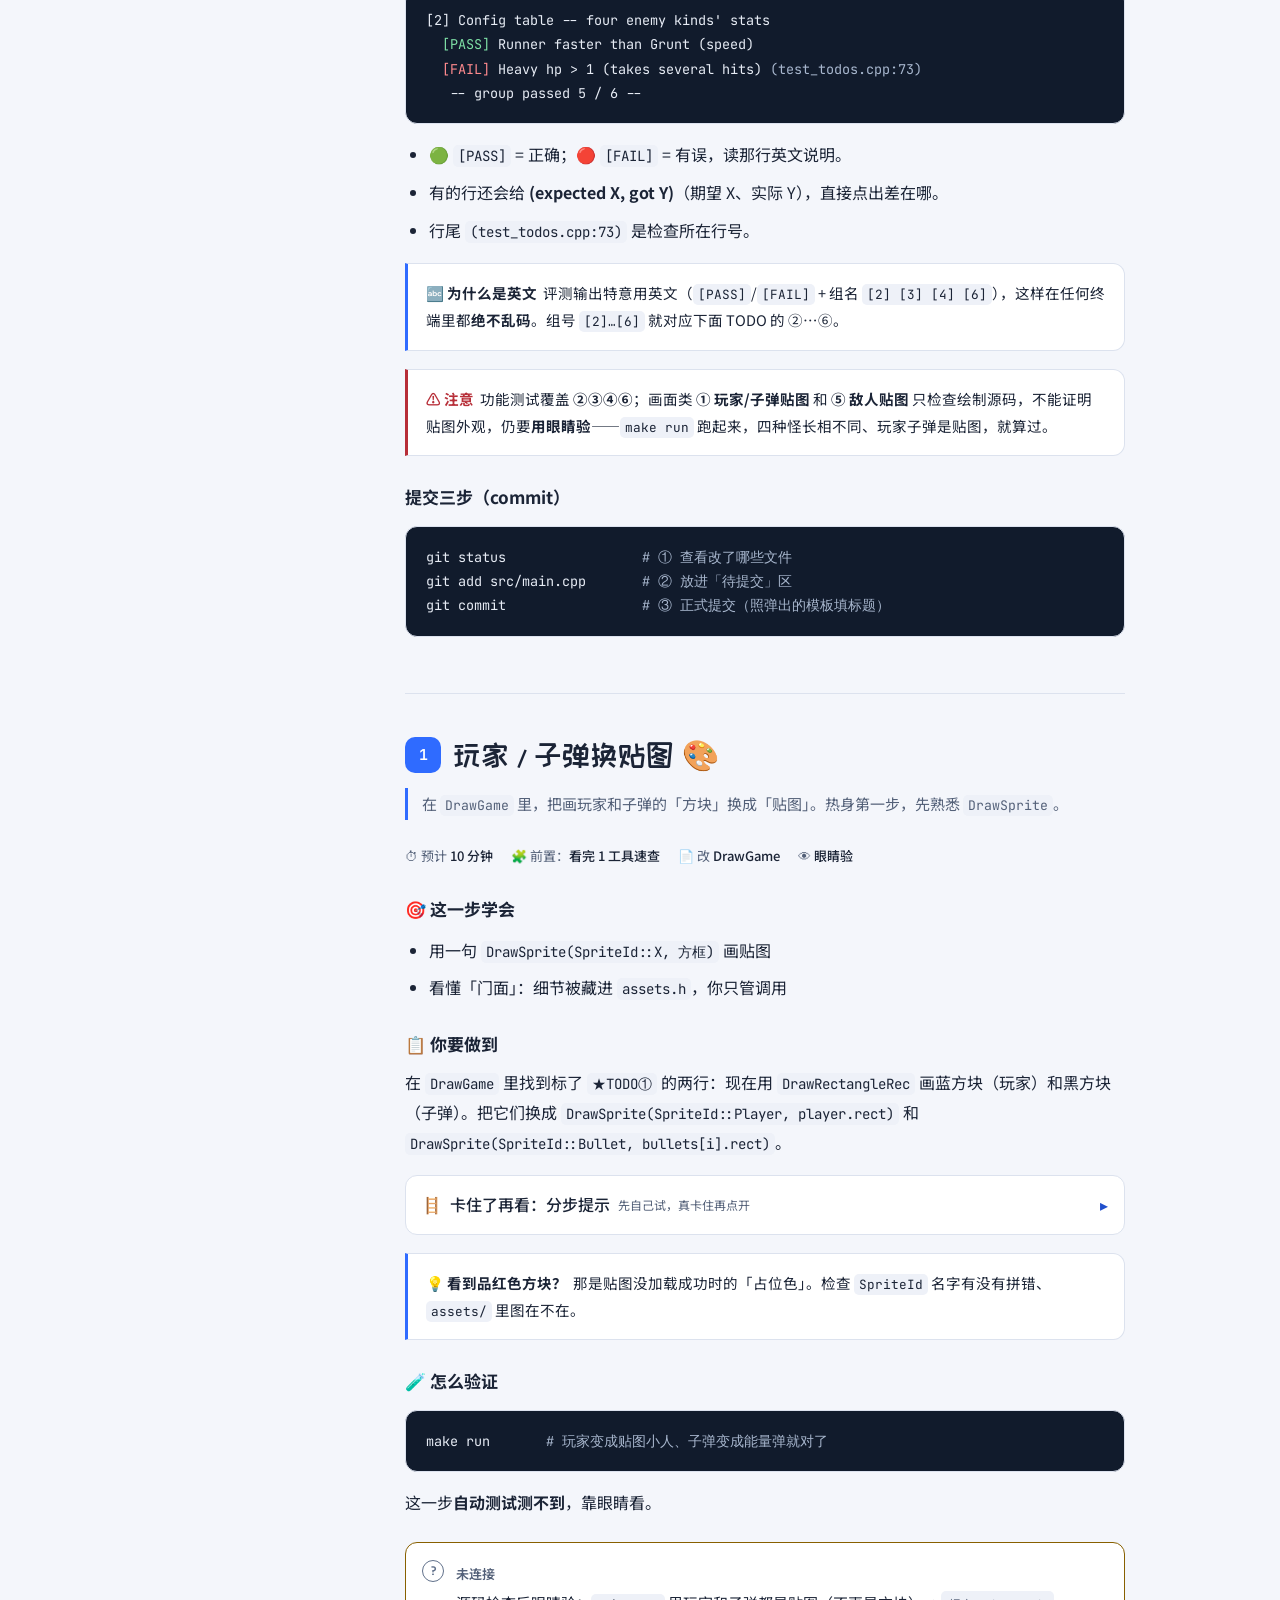
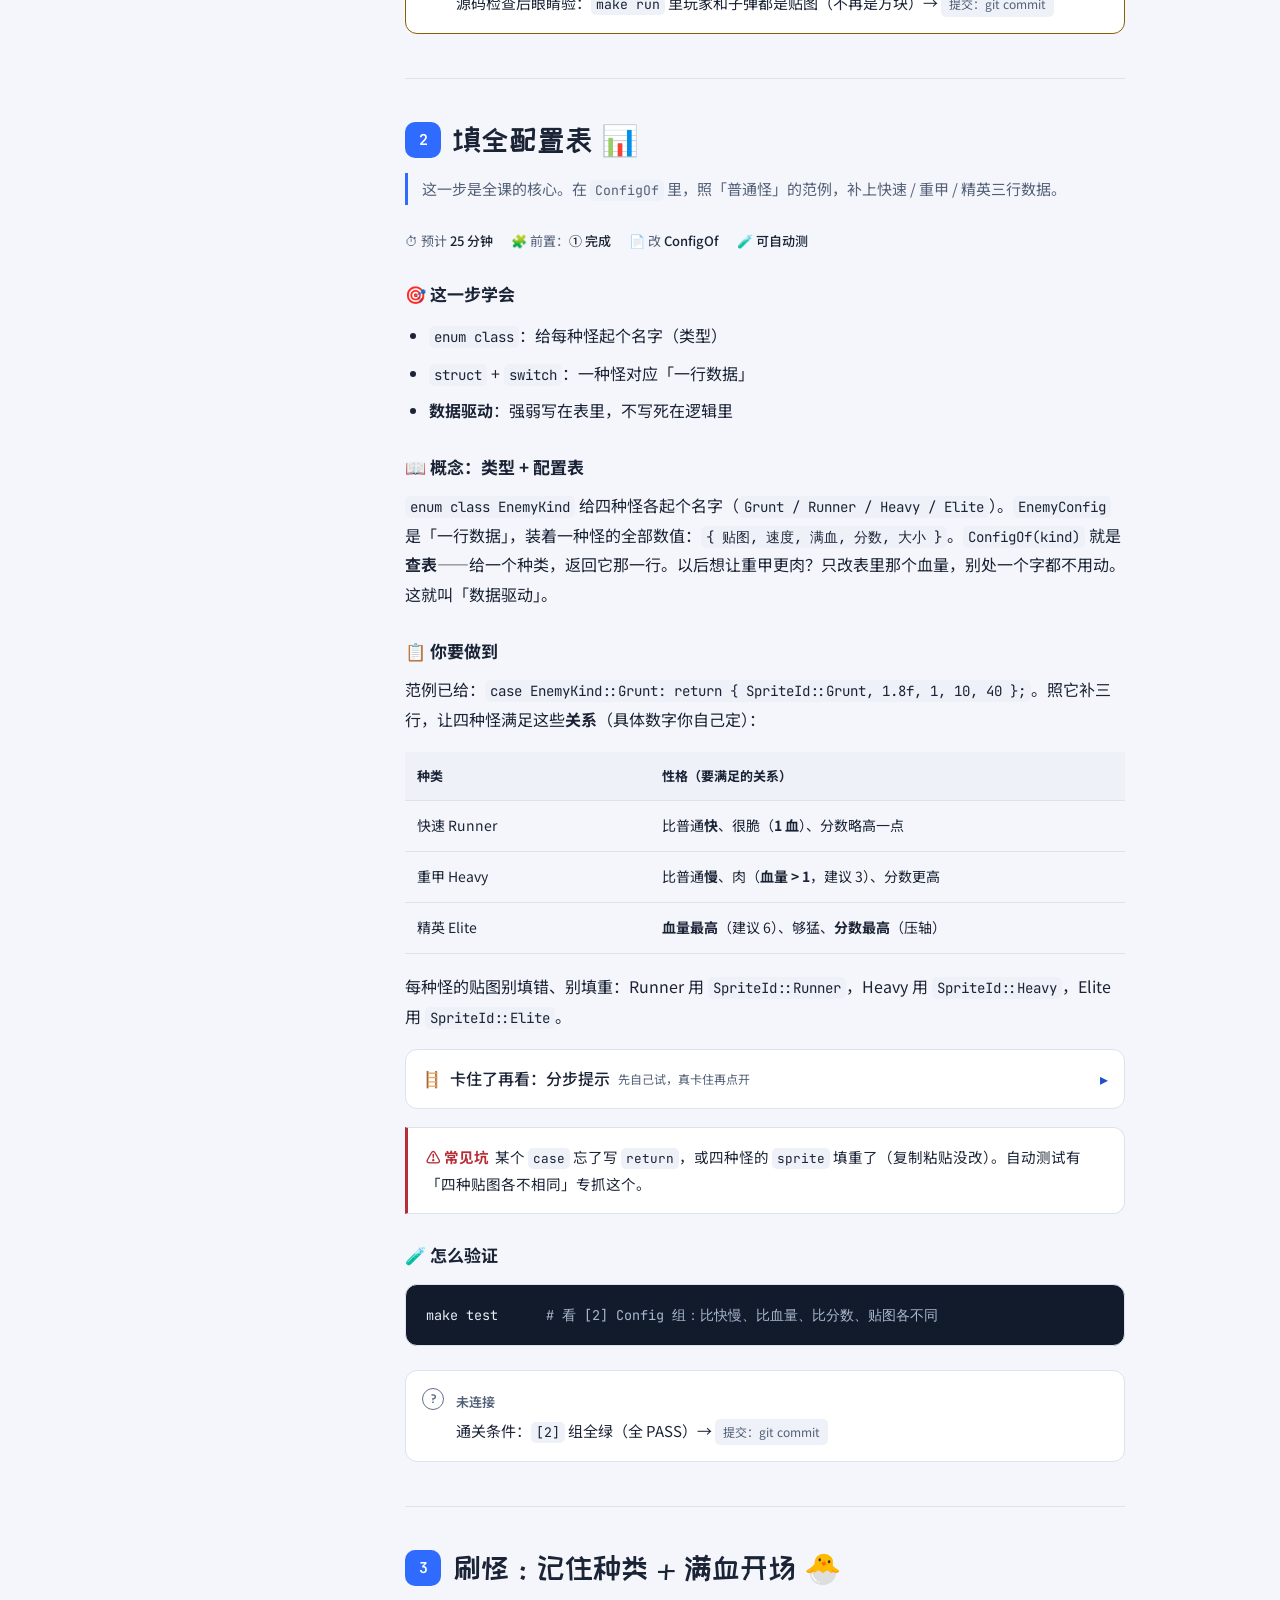
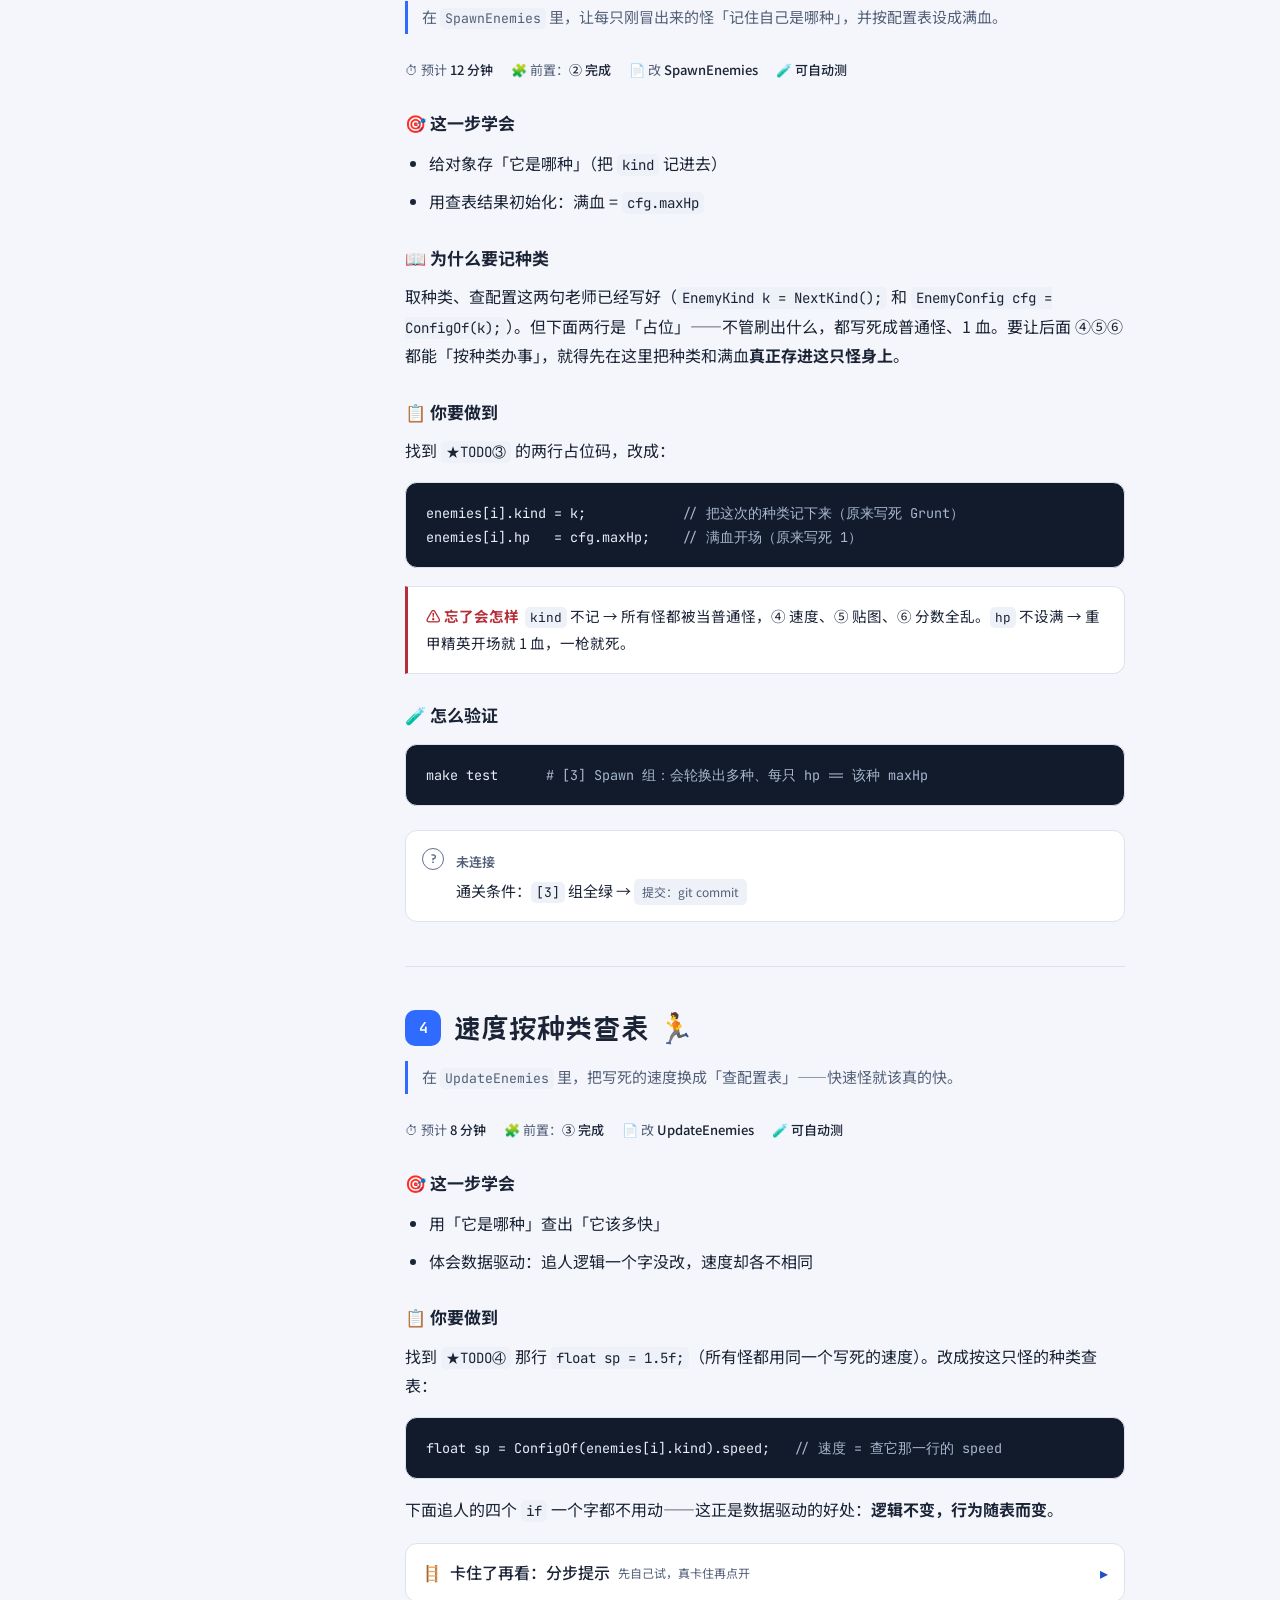
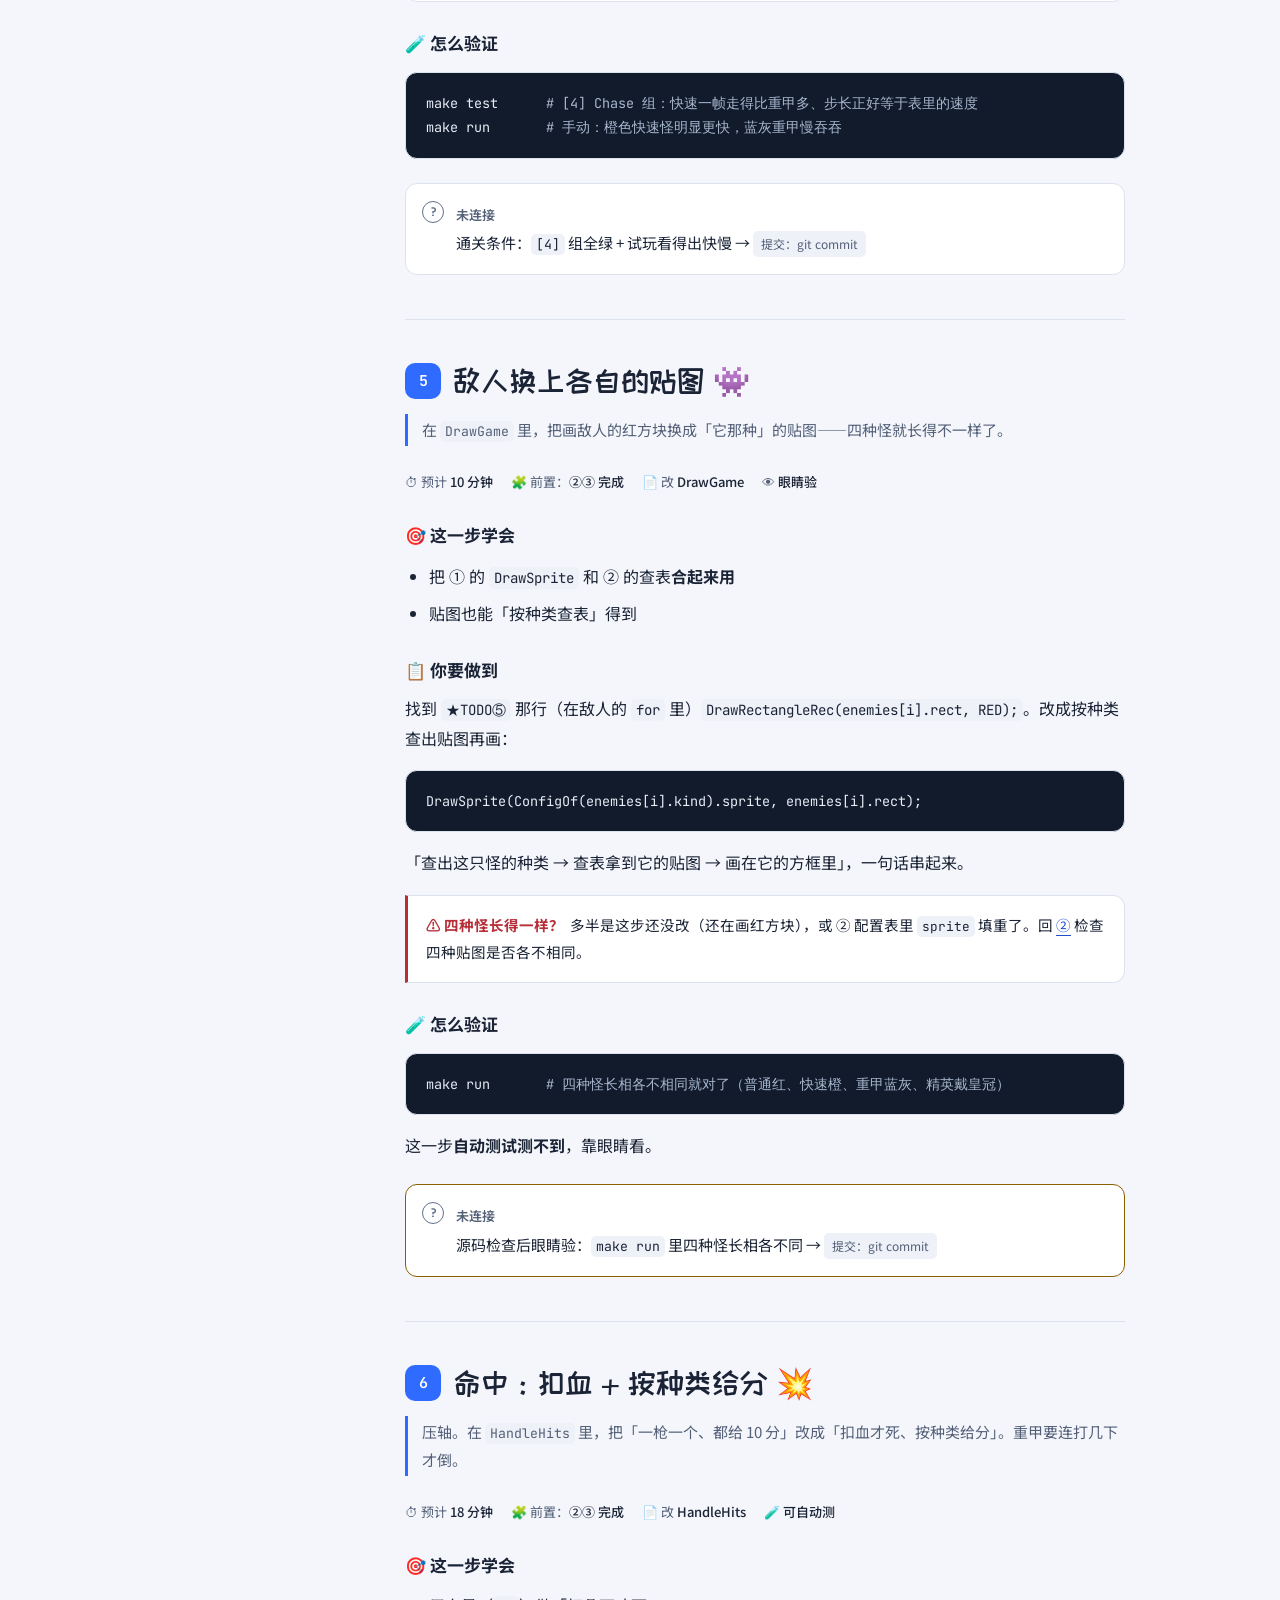
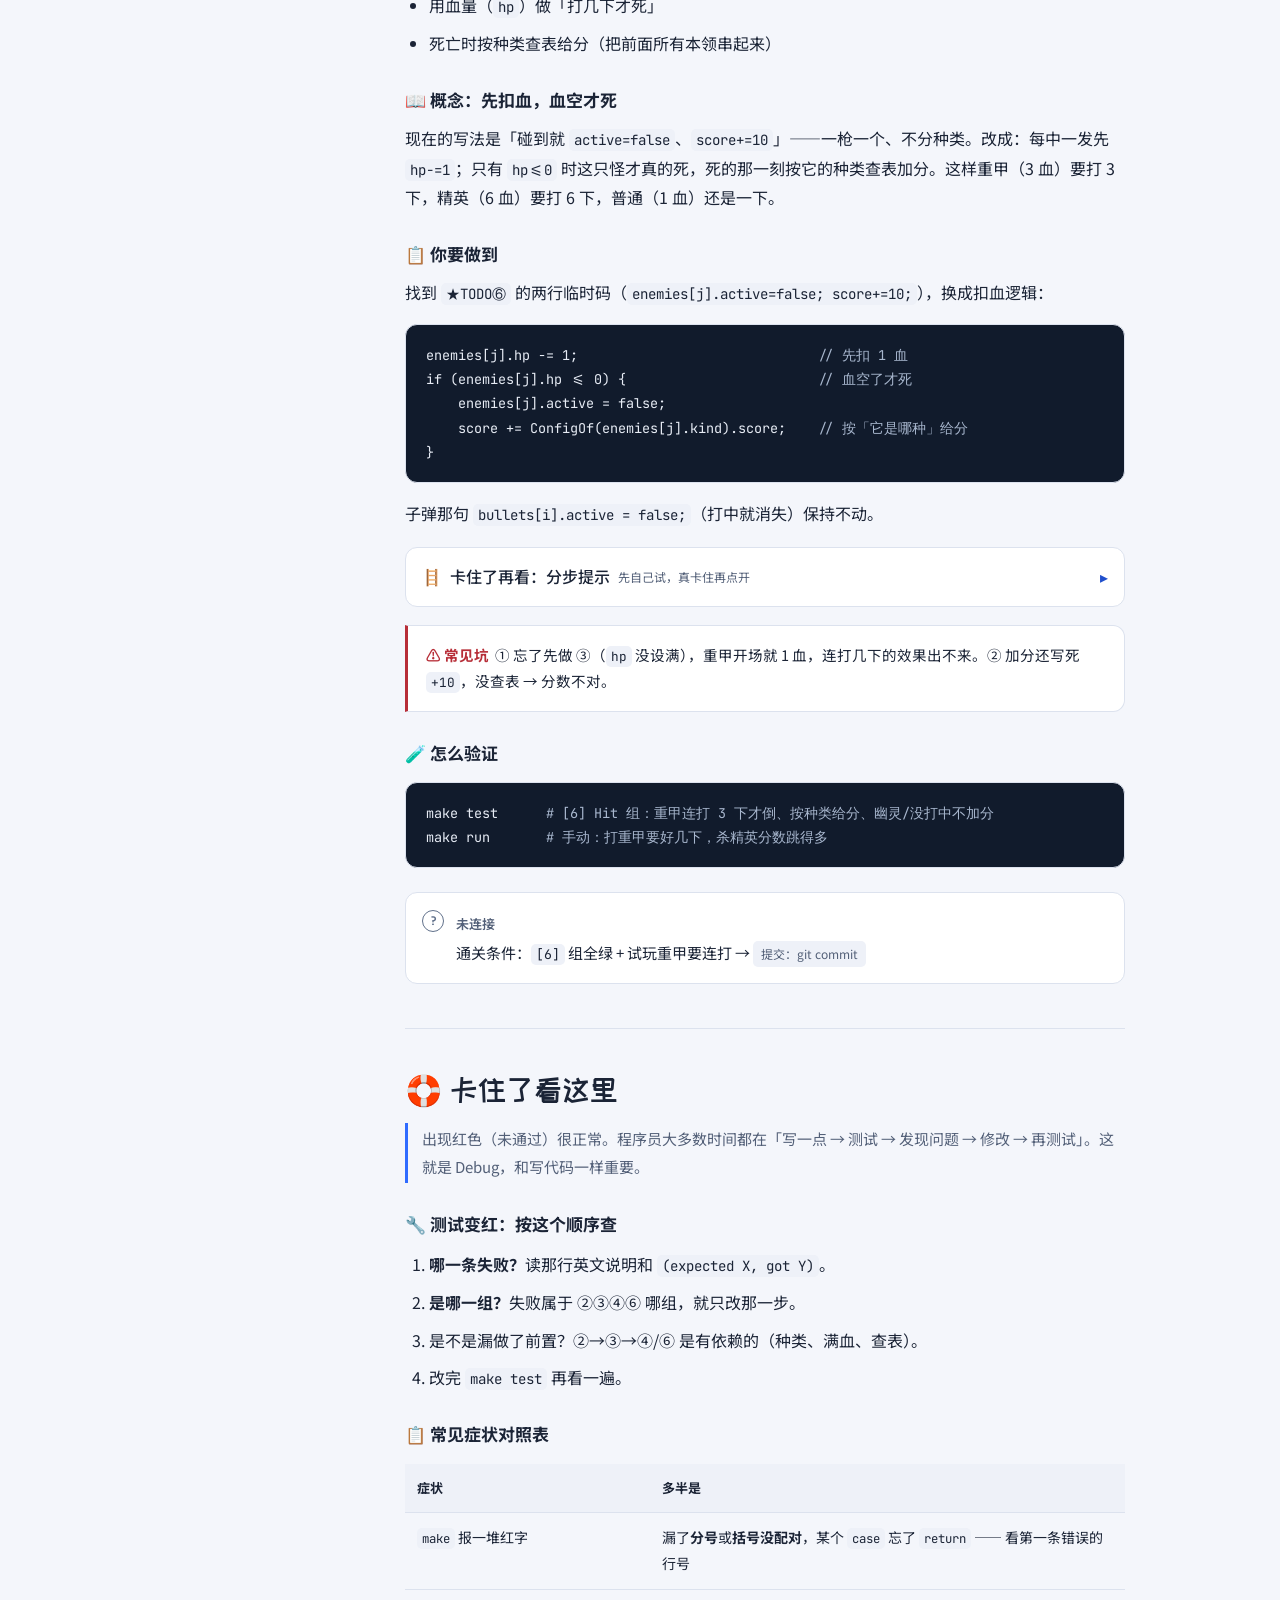
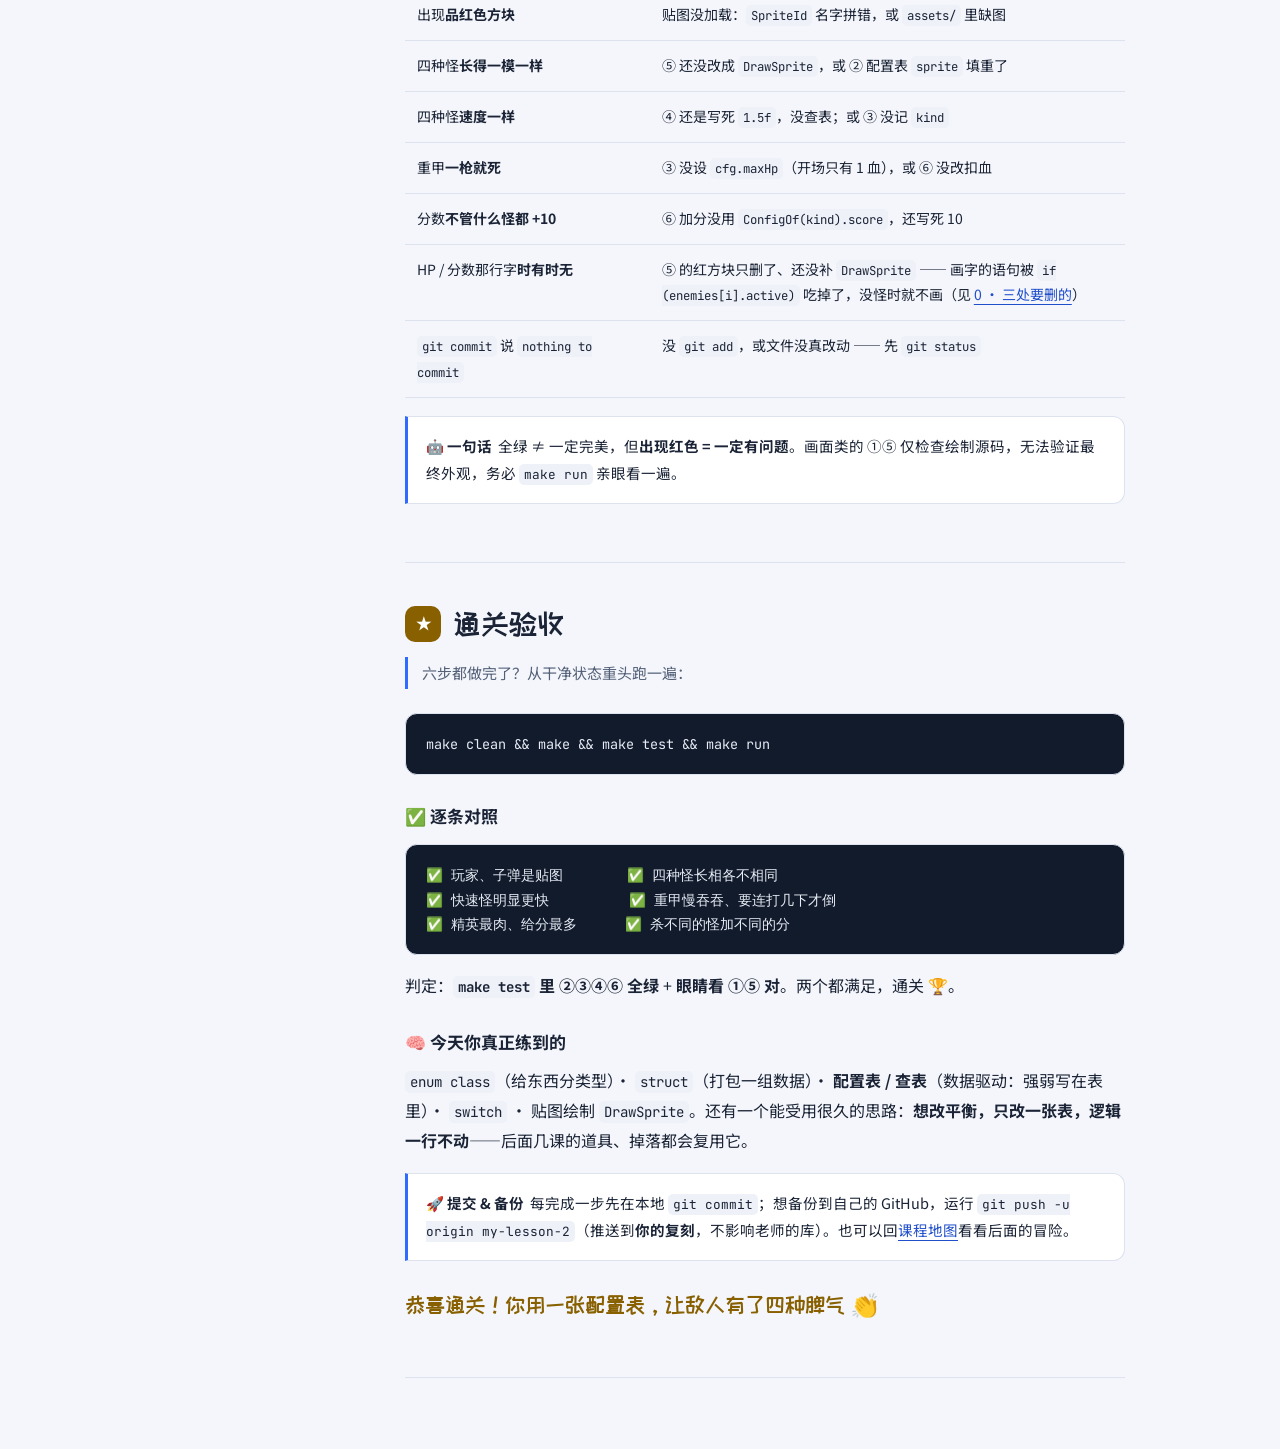
<file: docs/lesson-2/index.html>
<!doctype html>
<html lang="zh-CN">
<head>
<meta charset="utf-8">
<meta name="viewport" content="width=device-width, initial-scale=1">
<meta name="description" content="第 2 课：用类型(enum)和配置表(数据驱动)，让敌人分出普通/快速/重甲/精英四种脾气，再给游戏换上真正的贴图。">
<title>怪物图鉴 · 闯关手册</title>
<link rel="preconnect" href="https://fonts.googleapis.com">
<link rel="preconnect" href="https://fonts.gstatic.com" crossorigin>
<link rel="stylesheet" href="https://fonts.googleapis.com/css2?family=ZCOOL+KuaiLe&family=Noto+Sans+SC:wght@400;500;700&family=JetBrains+Mono:wght@400;600&display=swap">

<script>
(function(){
  try{
    var saved=JSON.parse(localStorage.getItem("rogue-hb"));
    if(saved && (saved.theme==="light" || saved.theme==="dark")) document.documentElement.dataset.theme=saved.theme;
  }catch(e){/* Storage is optional; system colors remain the default. */}
})();
</script>
<style>

:root{
  color-scheme:light; --ground:#F4F6FB; --panel:#FFFFFF; --panel-2:#EEF1F8;
  --ink:#1B2436; --ink-soft:#536078; --line:#DCE2EE;
  --accent:#2F6BFF; --accent-ink:#204FCC; --red:#B72E38; --green:#187B49; --gold:#886000;
  --radius:16px; --disp:"ZCOOL KuaiLe",system-ui,sans-serif;
  --body:"Noto Sans SC",system-ui,sans-serif; --mono:"JetBrains Mono",ui-monospace,monospace;
}
@media(prefers-color-scheme:dark){:root:not([data-theme="light"]){
  color-scheme:dark; --ground:#0E1420; --panel:#161F2E; --panel-2:#1E2A3D;
  --ink:#E7ECF5; --ink-soft:#ADB9CE; --line:#35445E; --accent-ink:#9CBAFF;
  --red:#FF8A8E; --green:#78DCAA; --gold:#FFD16B;
}}
:root[data-theme="dark"]{
  color-scheme:dark; --ground:#0E1420; --panel:#161F2E; --panel-2:#1E2A3D;
  --ink:#E7ECF5; --ink-soft:#ADB9CE; --line:#35445E; --accent-ink:#9CBAFF;
  --red:#FF8A8E; --green:#78DCAA; --gold:#FFD16B;
}
*{box-sizing:border-box}
html{scroll-behavior:smooth; scroll-padding-top:24px}
body{margin:0; background:var(--ground); color:var(--ink); font:16px/1.85 var(--body); -webkit-font-smoothing:antialiased}
a{color:var(--accent-ink); text-decoration:underline; text-underline-offset:4px; text-decoration-thickness:1px}
a:hover{text-decoration-thickness:2px}
button,input,summary,a{-webkit-tap-highlight-color:transparent}
button{font:inherit; cursor:pointer}
:focus-visible{outline:3px solid var(--accent-ink); outline-offset:4px; border-radius:4px}
[hidden]{display:none!important}
.skip-link{position:fixed; top:12px; left:12px; z-index:10; padding:10px 18px; background:var(--panel); color:var(--accent-ink); border:2px solid; border-radius:10px; transform:translateY(-160%)}
.skip-link:focus{transform:translateY(0)}
.sr-only{position:absolute; width:1px; height:1px; padding:0; margin:-1px; overflow:hidden; clip-path:inset(50%); white-space:nowrap}
.themebtn,.motionbtn{min-height:44px; padding:8px 12px; border:1px solid var(--line); background:var(--panel); color:var(--ink); border-radius:10px; font-size:14px}
.themebtn:hover,.motionbtn:hover{border-color:var(--accent-ink); background:var(--panel-2)}
.eyebrow{color:var(--accent-ink); font:600 12px/1.5 var(--mono); letter-spacing:.12em; margin:0 0 16px}
.hero{padding:clamp(32px,6vw,64px) 0 40px; border-bottom:1px solid var(--line)}
.hero h1{font:400 clamp(34px,4.6vw,52px)/1.22 var(--disp); margin:0 0 18px; text-wrap:balance; letter-spacing:-.02em}
.hero p{font-size:17px; color:var(--ink-soft); margin:0 0 22px; max-width:38em}
.hero .eyebrow{font-size:12px; color:var(--accent-ink); margin-bottom:16px}
.actions{display:flex; gap:12px; flex-wrap:wrap; align-items:center}
.cta{display:inline-flex; align-items:center; justify-content:center; min-height:48px; padding:10px 20px; background:var(--accent); color:#fff; border-radius:11px; font-weight:500; text-decoration:none; transition:transform .18s ease}
.cta:hover{background:#2458DA; text-decoration:none; transform:translateY(-2px)}
.secondary{display:inline-flex; align-items:center; min-height:48px; padding:8px 4px}
.preview{margin:0; min-width:0}
#stage{display:block; width:100%; height:auto; aspect-ratio:12/5; background:var(--panel); border:1px solid var(--line); border-radius:var(--radius); image-rendering:pixelated}
.preview figcaption{display:flex; justify-content:space-between; gap:8px; align-items:center; padding-top:10px; font-size:13px; color:var(--ink-soft)}
.motionbtn{font-size:13px; padding:6px 10px; flex-shrink:0}
section{padding:40px 0; border-bottom:1px solid var(--line); scroll-margin-top:20px}
section h2{font:400 clamp(25px,3.5vw,30px)/1.4 var(--disp); margin:0 0 12px; display:flex; align-items:center; gap:12px; text-wrap:balance}
.lead{color:var(--ink-soft); border-left:3px solid var(--accent); padding:2px 0 2px 14px; margin:8px 0 24px; font-size:15px}
h3{font-size:17px; line-height:1.5; margin:28px 0 12px}
p{margin:12px 0}
ul,ol{padding-left:24px; margin:14px 0} li{margin:8px 0}
code{font-family:var(--mono); font-size:.88em; overflow-wrap:anywhere; background:var(--panel-2); padding:2px 5px; border-radius:5px}
pre{background:#111B2C; color:#E7ECF5; padding:18px 20px; border:1px solid var(--line); border-radius:12px; overflow-x:auto; font:13.5px/1.8 var(--mono); margin:16px 0; tab-size:2}
pre .d{color:#A8B7CE} pre .g{color:#7EE0A6} pre .r{color:#FF8A8E}
.callout{padding:16px 18px; margin:18px 0; font-size:14.5px; border:1px solid var(--line); border-left:3px solid var(--accent); border-radius:0 12px 12px 0; background:var(--panel); overflow-wrap:anywhere}
.callout .k{font-weight:700; margin-right:6px}
.callout.warn{border-left-color:var(--red)} .warn .k{color:var(--red)}
.storage-note{font-size:13px; color:var(--ink-soft); margin:12px 0}
@media(max-width:540px){
  body{font-size:15px} .hero p{font-size:16px} section{padding:32px 0}
  pre{padding:14px; font-size:13px} .callout{padding:14px} .lead{font-size:15px}
}
@media(prefers-reduced-motion:reduce){
  html{scroll-behavior:auto} *,*::before,*::after{animation:none!important; transition:none!important}
  .cta:hover{transform:none}
}

.wrap{display:grid; grid-template-columns:250px minmax(0,1fr); max-width:1200px; margin:0 auto}
.side{position:sticky; top:0; align-self:start; height:100vh; height:100dvh; overflow-y:auto; padding:28px 18px; border-right:1px solid var(--line); background:var(--panel)}
.side-title{font:400 25px/1.3 var(--disp); margin:0 8px 8px}
.side .tag{font-size:13px; color:var(--ink-soft); margin:0 8px 20px}
.nav{list-style:none; margin:0; padding:0; display:flex; flex-direction:column; gap:4px}
.nav li{margin:0}
.nav a{display:flex; align-items:center; gap:10px; min-height:44px; padding:8px 10px; border-radius:9px; color:var(--ink); font-size:14px; text-decoration:none}
.nav a:hover{background:var(--panel-2)}
.nav a.active{background:var(--panel-2); color:var(--accent-ink); box-shadow:inset 3px 0 var(--accent); font-weight:500}
.dot{width:20px; height:20px; flex:0 0 20px; border-radius:5px; border:1px solid var(--ink-soft); display:grid; place-items:center; font:12px var(--mono)}
.dot.star{border:0; color:var(--gold); font-size:18px}
.prog{margin:24px 8px 12px; padding-top:18px; border-top:1px solid var(--line)}
.prog .lbl{font-size:13px; color:var(--ink-soft); display:flex; justify-content:space-between; margin-bottom:10px}
.prog .bar{height:8px; border-radius:99px; background:var(--panel-2); overflow:hidden}
.prog .fill{height:100%; width:100%; transform:scaleX(0); transform-origin:left; background:var(--accent); transition:transform .2s ease}
.side .themebtn{margin:12px 8px 0; width:calc(100% - 16px)}
.side .storage-note{margin:12px 8px; line-height:1.6}
.main{min-width:0; padding:0 clamp(20px,4vw,56px) 100px}
.col{max-width:720px; margin:0 auto}
.hero .preview{max-width:400px; margin:24px 0 0}
.lvnum{font:600 15px var(--mono); color:#fff; background:var(--accent); width:36px; height:36px; flex:0 0 36px; border-radius:10px; display:grid; place-items:center}
.lvnum.star{background:var(--gold)}
.meta{display:flex; flex-wrap:wrap; gap:6px 18px; font-size:13px; color:var(--ink-soft); margin:0 0 24px} .meta b{color:var(--ink); font-weight:500}
table{width:100%; border-collapse:collapse; margin:18px 0; font-size:14px; table-layout:fixed; overflow-wrap:anywhere}
th,td{text-align:left; padding:12px; border-bottom:1px solid var(--line); vertical-align:top} th{background:var(--panel-2); color:var(--ink); font-size:13px}
th:first-child{width:34%}
details{border:1px solid var(--line); border-radius:12px; margin:18px 0; background:var(--panel)}
details>summary{cursor:pointer; list-style:none; min-height:48px; padding:14px 16px; font-weight:500; display:flex; align-items:center; gap:8px; flex-wrap:wrap; border-radius:12px}
details>summary::-webkit-details-marker{display:none}
details>summary:hover{background:var(--panel-2)}
details>summary .chev{color:var(--accent-ink); transition:transform .2s; margin-left:auto}
details[open]>summary .chev{transform:rotate(90deg)}
details>summary .hint{font-size:12px; color:var(--ink-soft); font-weight:400}
.dbody{padding:0 16px 14px}
.check{display:flex; align-items:flex-start; gap:12px; margin:24px 0 4px; padding:16px; border:1px solid var(--line); border-radius:12px; background:var(--panel); font-size:15px}
.check.eye{border-color:var(--gold)}
.check .badge{display:inline-block; font-size:12px; padding:2px 8px; border-radius:5px; background:var(--panel-2); color:var(--ink-soft); margin-top:4px}
.back-nav{display:none}
@media(max-width:820px){
  .wrap{grid-template-columns:1fr}
  .side{position:static; height:auto; padding:22px 20px; border-right:0; border-bottom:1px solid var(--line)}
  .side .nav{display:grid; grid-template-columns:repeat(2,minmax(0,1fr)); gap:4px 8px}
  .side .tag{margin-bottom:14px} .prog{margin-top:18px} .side .themebtn{width:auto; min-width:160px}
  .main{padding-bottom:100px} .hero{padding-top:32px}
  .back-nav{display:block; position:fixed; bottom:calc(16px + env(safe-area-inset-bottom)); right:18px; z-index:2; min-height:44px; padding:8px 16px; background:var(--panel); border:1px solid var(--line); border-radius:99px; box-shadow:0 4px 18px #0002; text-decoration:none; font-size:14px}
}
@media(max-width:380px){.side{padding:18px 12px} .nav a{font-size:13px; padding:8px 6px; gap:6px} th,td{padding:10px 8px}}
</style>
<link rel="stylesheet" href="../todo-progress.css">
</head>
<body data-lesson="2">
<a class="skip-link" href="#content">跳到正文</a>
<div class="wrap">
<aside class="side" id="course-nav" aria-label="课程目录与进度" tabindex="-1">
  <p class="side-title">怪物图鉴</p>
  <div class="tag"><a href="../">← 课程主页</a> · 第 2 课</div>
  <nav aria-label="第 2 课分段导航"><ul class="nav">
    <li><a href="#start"><span class="dot">·</span>0 开始这里</a></li>
    <li><a href="#tools"><span class="dot">·</span>1 工具速查</a></li>
    <li><a href="#t1" data-lv="1"><span class="dot" data-todo="2-1" data-lv="1">1</span>①玩家/子弹换贴图</a></li>
    <li><a href="#t2" data-lv="2"><span class="dot" data-todo="2-2" data-lv="2">2</span>②填全配置表</a></li>
    <li><a href="#t3" data-lv="3"><span class="dot" data-todo="2-3" data-lv="3">3</span>③刷怪记种类+满血</a></li>
    <li><a href="#t4" data-lv="4"><span class="dot" data-todo="2-4" data-lv="4">4</span>④速度按种类查表</a></li>
    <li><a href="#t5" data-lv="5"><span class="dot" data-todo="2-5" data-lv="5">5</span>⑤敌人换各自贴图</a></li>
    <li><a href="#t6" data-lv="6"><span class="dot" data-todo="2-6" data-lv="6">6</span>⑥命中扣血+按种给分</a></li>
    <li><a href="#stuck"><span class="dot">?</span>卡住了看这里</a></li>
    <li><a href="#finish"><span class="dot star">★</span>通关验收</a></li>
  </ul></nav>
  <div class="prog">
    <div class="lbl"><span>完成进度</span><span id="pcount" aria-live="polite">0 / 6</span></div>
    <div class="bar" role="progressbar" aria-label="已完成 TODO" aria-valuemin="0" aria-valuemax="6" aria-valuenow="0"><div class="fill" id="pfill"></div></div>
  </div>
  <button class="themebtn" id="theme" type="button">主题：跟随系统</button>
<p class="todo-feedback" id="todo-feedback" role="status" aria-live="polite">在首页输入 GitHub 用户名，push 练习分支后自动追踪。</p>
<p class="storage-note" id="storage-note" role="status">自动进度读取公开 GitHub 练习分支；用户名保存在本浏览器，换设备需重新输入。</p>
</aside>

<main class="main" id="content" tabindex="-1"><div class="col">

<header class="hero">
  <p class="eyebrow">LEVEL 02 / 会分种类的敌人</p>
  <h1>让敌人分出「四种脾气」</h1>
  <p>老师已经把游戏骨架、四种怪的长相都备好了。你来补完 6 处 <code>★TODO</code>：先把玩家和子弹换成贴图，再用一张「配置表」让普通 / 快速 / 重甲 / 精英各有各的速度、血量和分数。<b>想改强弱，只改表，逻辑一行不动</b>——这就是今天的大招。</p>
  <a class="cta" href="#start">从这里开始 →</a>
<figure class="preview">
  <canvas id="stage" width="720" height="300" aria-hidden="true"></canvas>
  <figcaption><span>预览 · 蓝色是你，四种颜色/大小是四种怪</span><button class="motionbtn" id="motion" type="button" hidden>暂停动画</button></figcaption>
</figure>
</header>
<section id="start">
  <h2>👋 0 · 开始这里</h2>
  <p class="lead">上一课你把半成品改成了能玩的游戏。这一课，敌人不再是清一色的红方块——它们会分成四种「脾气」：普通、快速、重甲、精英，各有各的速度、血量和分数，还都换上真正的贴图。</p>

  <h3>🎯 今天你要做什么</h3>
  <p>填 <b>6 处 <code>★TODO</code></b>（代码里都标好了序号），把游戏升级成「怪物图鉴」版。核心新本领只有两个：<b>类型（<code>enum</code>）</b> 和 <b>配置表（数据驱动）</b>。顺带练到 <code>struct</code>、<code>switch</code>，以及贴图绘制 <code>DrawSprite</code>。git 继续用上一课学会的 <b>commit</b> 保存每一步。</p>

  <h3>🗺️ 六步路线图</h3>
  <table>
    <tr><th scope="col">TODO</th><th scope="col">补完后游戏会</th></tr>
    <tr><td><a href="#t1">① 玩家/子弹贴图</a></td><td>蓝方块变成贴图小人，子弹变成能量弹</td></tr>
    <tr><td><a href="#t2">② 填全配置表</a></td><td>四种怪各有速度/血量/分数/长相（一张表说了算）</td></tr>
    <tr><td><a href="#t3">③ 刷怪记种类+满血</a></td><td>刷出来的怪记住「自己是哪种」并满血开场</td></tr>
    <tr><td><a href="#t4">④ 速度按种类</a></td><td>快的真快、重甲真慢（速度查表得来）</td></tr>
    <tr><td><a href="#t5">⑤ 敌人各自贴图</a></td><td>四种怪长相各不相同</td></tr>
    <tr><td><a href="#t6">⑥ 命中扣血+按种给分</a></td><td>重甲要连打几下才倒，杀不同的怪加不同的分</td></tr>
  </table>

  <h3 id="del3">🗑 其中 3 处要「先删掉」再写</h3>
  <p>上面六步里，②③④ 是在原来的行上<b>补东西、改数值</b>；另外 3 处不一样 —— 老师故意留了「临时写法」，让游戏在没做完的时候也能跑起来。你要先<b>整行删掉</b>，再写新的。删代码容易手抖，先把这 5 行认清楚（代码里都标了 <code>★TODO</code>，照序号找）：</p>
  <pre tabindex="0" role="region" aria-label="命令或代码示例，可横向滚动"><span class="d">// ① 在 DrawGame 里 —— 删掉这两行方块：</span>
DrawRectangleRec(player.rect, BLUE);
DrawRectangleRec(bullets[i].rect, BLACK);
<span class="d">// ⑤ 也在 DrawGame 里 —— 删掉这行红方块：</span>
DrawRectangleRec(enemies[i].rect, RED);
<span class="d">// ⑥ 在 HandleHits 里 —— 删掉这两行「临时」码：</span>
enemies[j].active = false;   <span class="d">// 临时：一下就死</span>
score += 10;                 <span class="d">// 临时：不管什么怪都只给 10 分</span></pre>
  <p>删掉之后换成什么，每一步里都写好了：<a href="#t1">① 换成贴图</a> · <a href="#t5">⑤ 按种类换贴图</a> · <a href="#t6">⑥ 换成扣血</a>。</p>
  <div class="callout warn"><span class="k">⚠️ 别只删不补</span>删掉一行、还没写上新的一行时，<code>make</code> <b>不会报错</b> —— 但会出怪事：⑤ 那行删了不补，下面画 HP / 分数的语句就被 <code>if (enemies[i].active)</code> 吃掉了，<b>场上没怪时，分数那行字整个消失</b>。每删一行就立刻补上一行，别停在「删完了」的中间状态。</div>

  <div class="callout tip"><span class="k">📏 一条铁律</span>写一个 → 编译 → 测试 / 试玩 → 通过 → 提交 → 再写下一个。一次只处理一个 <code>★TODO</code>，顺着 ①→⑥ 做最顺（后面几步都要用到 ② 那张表）。</div>

  <h3>📥 获取这一课的代码</h3>
  <p>第一次配置（fork、upstream）只做一次，见 <a href="../#setup">课程主页</a>。之后开第 2 课就两条命令：</p>
  <pre tabindex="0" role="region" aria-label="命令或代码示例，可横向滚动">git fetch upstream                            <span class="d"># 取老师最新的课</span>
git switch -c my-lesson-2 --no-track upstream/lesson-2   <span class="d"># 从第2课起点开一条自己的分支</span></pre>
  <p>想先认认这四种怪的脸，去翻 <a href="../bestiary/">🔍 怪物图鉴</a>。准备好了就到 <a href="#tools">1 工具速查</a>。</p>
</section>

<section id="tools">
  <h2>🧰 1 · 工具速查</h2>
  <p class="lead">操作说明。命令都在 <b>MSYS2 UCRT64</b> 终端、工程根目录 <code>first-frame/</code> 下运行。做题时随时回来查。</p>

  <h3>四条 make 命令</h3>
  <table>
    <tr><th scope="col">命令</th><th scope="col">作用</th></tr>
    <tr><td><code>make</code></td><td>编译，生成 <code>build/game.exe</code></td></tr>
    <tr><td><code>make run</code></td><td>编译并<b>打开游戏窗口</b>（手动试玩，看贴图和四种怪）</td></tr>
    <tr><td><code>make test</code></td><td>运行<b>自动评测</b>，不开窗口，只报告哪些通过、哪些未通过</td></tr>
    <tr><td><code>make clean</code></td><td>删除编译产物，需要从头再来时用</td></tr>
  </table>

  <h3>📦 贴图怎么画：一句 <code>DrawSprite</code></h3>
  <p>老师已经把所有贴图放进 <code>assets/</code>，并写好了一个「门面」<code>assets.h</code>。你不用碰读图、缩放这些细节，只要一句：</p>
  <pre tabindex="0" role="region" aria-label="命令或代码示例，可横向滚动">DrawSprite(SpriteId::Player, player.rect);   <span class="d">// 在 player.rect 这个方框里，画玩家贴图</span></pre>
  <p><code>SpriteId</code> 是「贴图名字表」：<code>Player / Bullet / Grunt / Runner / Heavy / Elite / Floor</code>。想画哪张，就把名字填进去。配置表里也存了每种怪该用哪张贴图。</p>

  <h3>看懂 <code>make test</code> 的红和绿</h3>
  <p>它是个<b>自动评分器（autograder）</b>，按可测的 TODO 分组打分：</p>
  <pre tabindex="0" role="region" aria-label="命令或代码示例，可横向滚动">[2] Config table -- four enemy kinds' stats
  <span class="g">[PASS]</span> Runner faster than Grunt (speed)
  <span class="r">[FAIL]</span> Heavy hp &gt; 1 (takes several hits) <span class="d">(test_todos.cpp:73)</span>
   -- group passed 5 / 6 --</pre>
  <ul>
    <li>🟢 <code>[PASS]</code> = 正确；🔴 <code>[FAIL]</code> = 有误，读那行英文说明。</li>
    <li>有的行还会给 <b>(expected X, got Y)</b>（期望 X、实际 Y），直接点出差在哪。</li>
    <li>行尾 <code>(test_todos.cpp:73)</code> 是检查所在行号。</li>
  </ul>
  <div class="callout tip"><span class="k">🔤 为什么是英文</span>评测输出特意用英文（<code>[PASS]</code>/<code>[FAIL]</code> + 组名 <code>[2] [3] [4] [6]</code>），这样在任何终端里都<b>绝不乱码</b>。组号 <code>[2]…[6]</code> 就对应下面 TODO 的 ②…⑥。</div>
  <div class="callout warn"><span class="k">⚠️ 注意</span>功能测试覆盖 <b>②③④⑥</b>；画面类 <b>① 玩家/子弹贴图</b> 和 <b>⑤ 敌人贴图</b> 只检查绘制源码，不能证明贴图外观，仍要<b>用眼睛验</b>——<code>make run</code> 跑起来，四种怪长相不同、玩家子弹是贴图，就算过。</div>

  <h3>提交三步（commit）</h3>
  <pre tabindex="0" role="region" aria-label="命令或代码示例，可横向滚动">git status                 <span class="d"># ① 查看改了哪些文件</span>
git add src/main.cpp       <span class="d"># ② 放进「待提交」区</span>
git commit                 <span class="d"># ③ 正式提交（照弹出的模板填标题）</span></pre>
</section>
<section id="t1">
  <h2><span class="lvnum">1</span>玩家 / 子弹换贴图 🎨</h2>
  <p class="lead">在 <code>DrawGame</code> 里，把画玩家和子弹的「方块」换成「贴图」。热身第一步，先熟悉 <code>DrawSprite</code>。</p>
  <div class="meta"><span>⏱ 预计 <b>10 分钟</b></span><span>🧩 前置：<b>看完 1 工具速查</b></span><span>📄 改 <b>DrawGame</b></span><span>👁 <b>眼睛验</b></span></div>

  <h3>🎯 这一步学会</h3>
  <ul><li>用一句 <code>DrawSprite(SpriteId::X, 方框)</code> 画贴图</li><li>看懂「门面」：细节被藏进 <code>assets.h</code>，你只管调用</li></ul>

  <h3>📋 你要做到</h3>
  <p>在 <code>DrawGame</code> 里找到标了 <code>★TODO①</code> 的两行：现在用 <code>DrawRectangleRec</code> 画蓝方块（玩家）和黑方块（子弹）。把它们换成 <code>DrawSprite(SpriteId::Player, player.rect)</code> 和 <code>DrawSprite(SpriteId::Bullet, bullets[i].rect)</code>。</p>

  <details>
    <summary>🪜 <span>卡住了再看：分步提示</span><span class="hint">先自己试，真卡住再点开</span><span class="chev">▸</span></summary>
    <div class="dbody"><ol>
      <li>玩家那行：<code>DrawRectangleRec(player.rect, BLUE);</code> → <code>DrawSprite(SpriteId::Player, player.rect);</code></li>
      <li>子弹那行（在 <code>for</code> 里）：把 <code>DrawRectangleRec(bullets[i].rect, BLACK);</code> 换成 <code>DrawSprite(SpriteId::Bullet, bullets[i].rect);</code></li>
      <li>方框（<code>rect</code>）不用改——贴图会自动铺满这个方框。</li>
    </ol></div>
  </details>

  <div class="callout tip"><span class="k">💡 看到品红色方块？</span>那是贴图没加载成功时的「占位色」。检查 <code>SpriteId</code> 名字有没有拼错、<code>assets/</code> 里图在不在。</div>

  <h3>🧪 怎么验证</h3>
  <pre tabindex="0" role="region" aria-label="命令或代码示例，可横向滚动">make run       <span class="d"># 玩家变成贴图小人、子弹变成能量弹就对了</span></pre>
  <p>这一步<b>自动测试测不到</b>，靠眼睛看。</p>

  <div class="check eye"><span class="todo-dot" data-todo="2-1" aria-label="TODO 1：未连接">?</span><span><span class="todo-result" data-todo-label="2-1">未连接</span><br>源码检查后眼睛验：<code>make run</code> 里玩家和子弹都是贴图（不再是方块）→ <span class="badge">提交：git commit</span></span></div>
</section>

<section id="t2">
  <h2><span class="lvnum">2</span>填全配置表 📊</h2>
  <p class="lead">这一步是全课的核心。在 <code>ConfigOf</code> 里，照「普通怪」的范例，补上快速 / 重甲 / 精英三行数据。</p>
  <div class="meta"><span>⏱ 预计 <b>25 分钟</b></span><span>🧩 前置：<b>① 完成</b></span><span>📄 改 <b>ConfigOf</b></span><span>🧪 <b>可自动测</b></span></div>

  <h3>🎯 这一步学会</h3>
  <ul><li><code>enum class</code>：给每种怪起个名字（类型）</li><li><code>struct</code> + <code>switch</code>：一种怪对应「一行数据」</li><li><b>数据驱动</b>：强弱写在表里，不写死在逻辑里</li></ul>

  <h3>📖 概念：类型 + 配置表</h3>
  <p><code>enum class EnemyKind</code> 给四种怪各起个名字（<code>Grunt / Runner / Heavy / Elite</code>）。<code>EnemyConfig</code> 是「一行数据」，装着一种怪的全部数值：<code>{ 贴图, 速度, 满血, 分数, 大小 }</code>。<code>ConfigOf(kind)</code> 就是<b>查表</b>——给一个种类，返回它那一行。以后想让重甲更肉？只改表里那个血量，别处一个字都不用动。这就叫「数据驱动」。</p>

  <h3>📋 你要做到</h3>
  <p>范例已给：<code>case EnemyKind::Grunt: return { SpriteId::Grunt, 1.8f, 1, 10, 40 };</code>。照它补三行，让四种怪满足这些<b>关系</b>（具体数字你自己定）：</p>
  <table>
    <tr><th scope="col">种类</th><th scope="col">性格（要满足的关系）</th></tr>
    <tr><td>快速 Runner</td><td>比普通<b>快</b>、很脆（<b>1 血</b>）、分数略高一点</td></tr>
    <tr><td>重甲 Heavy</td><td>比普通<b>慢</b>、肉（<b>血量 &gt; 1</b>，建议 3）、分数更高</td></tr>
    <tr><td>精英 Elite</td><td><b>血量最高</b>（建议 6）、够猛、<b>分数最高</b>（压轴）</td></tr>
  </table>
  <p>每种怪的贴图别填错、别填重：Runner 用 <code>SpriteId::Runner</code>，Heavy 用 <code>SpriteId::Heavy</code>，Elite 用 <code>SpriteId::Elite</code>。</p>

  <details>
    <summary>🪜 <span>卡住了再看：分步提示</span><span class="hint">先自己试，真卡住再点开</span><span class="chev">▸</span></summary>
    <div class="dbody"><ol>
      <li>在 <code>switch</code> 里，Grunt 那行下面补三个 <code>case</code>，每个都要有自己的 <code>return</code>。</li>
      <li>照 <code>{ 贴图, 速度, 满血, 分数, 大小 }</code> 的顺序填五个值。</li>
      <li>速度：快速 &gt; 1.8 &gt; 重甲；血量：精英 &gt; 重甲 &gt; 1；分数：精英最大。</li>
      <li>大小可略有差别（重甲/精英大一点更像），但不强制。</li>
    </ol></div>
  </details>

  <div class="callout warn"><span class="k">⚠️ 常见坑</span>某个 <code>case</code> 忘了写 <code>return</code>，或四种怪的 <code>sprite</code> 填重了（复制粘贴没改）。自动测试有「四种贴图各不相同」专抓这个。</div>

  <h3>🧪 怎么验证</h3>
  <pre tabindex="0" role="region" aria-label="命令或代码示例，可横向滚动">make test      <span class="d"># 看 [2] Config 组：比快慢、比血量、比分数、贴图各不同</span></pre>

  <div class="check"><span class="todo-dot" data-todo="2-2" aria-label="TODO 2：未连接">?</span><span><span class="todo-result" data-todo-label="2-2">未连接</span><br>通关条件：<code>[2]</code> 组全绿（全 PASS）→ <span class="badge">提交：git commit</span></span></div>
</section>
<section id="t3">
  <h2><span class="lvnum">3</span>刷怪：记住种类 + 满血开场 🐣</h2>
  <p class="lead">在 <code>SpawnEnemies</code> 里，让每只刚冒出来的怪「记住自己是哪种」，并按配置表设成满血。</p>
  <div class="meta"><span>⏱ 预计 <b>12 分钟</b></span><span>🧩 前置：<b>② 完成</b></span><span>📄 改 <b>SpawnEnemies</b></span><span>🧪 <b>可自动测</b></span></div>

  <h3>🎯 这一步学会</h3>
  <ul><li>给对象存「它是哪种」（把 <code>kind</code> 记进去）</li><li>用查表结果初始化：满血 = <code>cfg.maxHp</code></li></ul>

  <h3>📖 为什么要记种类</h3>
  <p>取种类、查配置这两句老师已经写好（<code>EnemyKind k = NextKind();</code> 和 <code>EnemyConfig cfg = ConfigOf(k);</code>）。但下面两行是「占位」——不管刷出什么，都写死成普通怪、1 血。要让后面 ④⑤⑥ 都能「按种类办事」，就得先在这里把种类和满血<b>真正存进这只怪身上</b>。</p>

  <h3>📋 你要做到</h3>
  <p>找到 <code>★TODO③</code> 的两行占位码，改成：</p>
  <pre tabindex="0" role="region" aria-label="命令或代码示例，可横向滚动">enemies[i].kind = k;            <span class="d">// 把这次的种类记下来（原来写死 Grunt）</span>
enemies[i].hp   = cfg.maxHp;    <span class="d">// 满血开场（原来写死 1）</span></pre>

  <div class="callout warn"><span class="k">⚠️ 忘了会怎样</span><code>kind</code> 不记 → 所有怪都被当普通怪，④ 速度、⑤ 贴图、⑥ 分数全乱。<code>hp</code> 不设满 → 重甲精英开场就 1 血，一枪就死。</div>

  <h3>🧪 怎么验证</h3>
  <pre tabindex="0" role="region" aria-label="命令或代码示例，可横向滚动">make test      <span class="d"># [3] Spawn 组：会轮换出多种、每只 hp == 该种 maxHp</span></pre>

  <div class="check"><span class="todo-dot" data-todo="2-3" aria-label="TODO 3：未连接">?</span><span><span class="todo-result" data-todo-label="2-3">未连接</span><br>通关条件：<code>[3]</code> 组全绿 → <span class="badge">提交：git commit</span></span></div>
</section>

<section id="t4">
  <h2><span class="lvnum">4</span>速度按种类查表 🏃</h2>
  <p class="lead">在 <code>UpdateEnemies</code> 里，把写死的速度换成「查配置表」——快速怪就该真的快。</p>
  <div class="meta"><span>⏱ 预计 <b>8 分钟</b></span><span>🧩 前置：<b>③ 完成</b></span><span>📄 改 <b>UpdateEnemies</b></span><span>🧪 <b>可自动测</b></span></div>

  <h3>🎯 这一步学会</h3>
  <ul><li>用「它是哪种」查出「它该多快」</li><li>体会数据驱动：追人逻辑一个字没改，速度却各不相同</li></ul>

  <h3>📋 你要做到</h3>
  <p>找到 <code>★TODO④</code> 那行 <code>float sp = 1.5f;</code>（所有怪都用同一个写死的速度）。改成按这只怪的种类查表：</p>
  <pre tabindex="0" role="region" aria-label="命令或代码示例，可横向滚动">float sp = ConfigOf(enemies[i].kind).speed;   <span class="d">// 速度 = 查它那一行的 speed</span></pre>
  <p>下面追人的四个 <code>if</code> 一个字都不用动——这正是数据驱动的好处：<b>逻辑不变，行为随表而变</b>。</p>

  <details>
    <summary>🪜 <span>卡住了再看：分步提示</span><span class="hint">先自己试，真卡住再点开</span><span class="chev">▸</span></summary>
    <div class="dbody"><ol>
      <li><code>enemies[i].kind</code> 就是这只怪的种类（③ 里存好的）。</li>
      <li><code>ConfigOf(那个种类).speed</code> 就是它该用的速度。</li>
      <li>把结果存进 <code>sp</code>，下面的移动照旧用 <code>sp</code>。</li>
    </ol></div>
  </details>

  <h3>🧪 怎么验证</h3>
  <pre tabindex="0" role="region" aria-label="命令或代码示例，可横向滚动">make test      <span class="d"># [4] Chase 组：快速一帧走得比重甲多、步长正好等于表里的速度</span>
make run       <span class="d"># 手动：橙色快速怪明显更快，蓝灰重甲慢吞吞</span></pre>

  <div class="check"><span class="todo-dot" data-todo="2-4" aria-label="TODO 4：未连接">?</span><span><span class="todo-result" data-todo-label="2-4">未连接</span><br>通关条件：<code>[4]</code> 组全绿 + 试玩看得出快慢 → <span class="badge">提交：git commit</span></span></div>
</section>
<section id="t5">
  <h2><span class="lvnum">5</span>敌人换上各自的贴图 👾</h2>
  <p class="lead">在 <code>DrawGame</code> 里，把画敌人的红方块换成「它那种」的贴图——四种怪就长得不一样了。</p>
  <div class="meta"><span>⏱ 预计 <b>10 分钟</b></span><span>🧩 前置：<b>②③ 完成</b></span><span>📄 改 <b>DrawGame</b></span><span>👁 <b>眼睛验</b></span></div>

  <h3>🎯 这一步学会</h3>
  <ul><li>把 ① 的 <code>DrawSprite</code> 和 ② 的查表<b>合起来用</b></li><li>贴图也能「按种类查表」得到</li></ul>

  <h3>📋 你要做到</h3>
  <p>找到 <code>★TODO⑤</code> 那行（在敌人的 <code>for</code> 里）<code>DrawRectangleRec(enemies[i].rect, RED);</code>。改成按种类查出贴图再画：</p>
  <pre tabindex="0" role="region" aria-label="命令或代码示例，可横向滚动">DrawSprite(ConfigOf(enemies[i].kind).sprite, enemies[i].rect);</pre>
  <p>「查出这只怪的种类 → 查表拿到它的贴图 → 画在它的方框里」，一句话串起来。</p>

  <div class="callout warn"><span class="k">⚠️ 四种怪长得一样？</span>多半是这步还没改（还在画红方块），或 ② 配置表里 <code>sprite</code> 填重了。回 <a href="#t2">②</a> 检查四种贴图是否各不相同。</div>

  <h3>🧪 怎么验证</h3>
  <pre tabindex="0" role="region" aria-label="命令或代码示例，可横向滚动">make run       <span class="d"># 四种怪长相各不相同就对了（普通红、快速橙、重甲蓝灰、精英戴皇冠）</span></pre>
  <p>这一步<b>自动测试测不到</b>，靠眼睛看。</p>

  <div class="check eye"><span class="todo-dot" data-todo="2-5" aria-label="TODO 5：未连接">?</span><span><span class="todo-result" data-todo-label="2-5">未连接</span><br>源码检查后眼睛验：<code>make run</code> 里四种怪长相各不同 → <span class="badge">提交：git commit</span></span></div>
</section>

<section id="t6">
  <h2><span class="lvnum">6</span>命中：扣血 + 按种类给分 💥</h2>
  <p class="lead">压轴。在 <code>HandleHits</code> 里，把「一枪一个、都给 10 分」改成「扣血才死、按种类给分」。重甲要连打几下才倒。</p>
  <div class="meta"><span>⏱ 预计 <b>18 分钟</b></span><span>🧩 前置：<b>②③ 完成</b></span><span>📄 改 <b>HandleHits</b></span><span>🧪 <b>可自动测</b></span></div>

  <h3>🎯 这一步学会</h3>
  <ul><li>用血量（<code>hp</code>）做「打几下才死」</li><li>死亡时按种类查表给分（把前面所有本领串起来）</li></ul>

  <h3>📖 概念：先扣血，血空才死</h3>
  <p>现在的写法是「碰到就 <code>active=false</code>、<code>score+=10</code>」——一枪一个、不分种类。改成：每中一发先 <code>hp-=1</code>；只有 <code>hp&lt;=0</code> 时这只怪才真的死，死的那一刻按它的种类查表加分。这样重甲（3 血）要打 3 下，精英（6 血）要打 6 下，普通（1 血）还是一下。</p>

  <h3>📋 你要做到</h3>
  <p>找到 <code>★TODO⑥</code> 的两行临时码（<code>enemies[j].active=false; score+=10;</code>），换成扣血逻辑：</p>
  <pre tabindex="0" role="region" aria-label="命令或代码示例，可横向滚动">enemies[j].hp -= 1;                              <span class="d">// 先扣 1 血</span>
if (enemies[j].hp &lt;= 0) {                        <span class="d">// 血空了才死</span>
    enemies[j].active = false;
    score += ConfigOf(enemies[j].kind).score;    <span class="d">// 按「它是哪种」给分</span>
}</pre>
  <p>子弹那句 <code>bullets[i].active = false;</code>（打中就消失）保持不动。</p>

  <details>
    <summary>🪜 <span>卡住了再看：分步提示</span><span class="hint">先自己试，真卡住再点开</span><span class="chev">▸</span></summary>
    <div class="dbody"><ol>
      <li>先把临时的 <code>enemies[j].active=false; score+=10;</code> 两行删掉。</li>
      <li>写 <code>enemies[j].hp -= 1;</code>。</li>
      <li>用 <code>if (enemies[j].hp &lt;= 0)</code> 包住「死亡 + 加分」两件事。</li>
      <li>加分用 <code>ConfigOf(enemies[j].kind).score</code>，别写死 10。</li>
    </ol></div>
  </details>

  <div class="callout warn"><span class="k">⚠️ 常见坑</span>① 忘了先做 ③（<code>hp</code> 没设满），重甲开场就 1 血，连打几下的效果出不来。② 加分还写死 <code>+10</code>，没查表 → 分数不对。</div>

  <h3>🧪 怎么验证</h3>
  <pre tabindex="0" role="region" aria-label="命令或代码示例，可横向滚动">make test      <span class="d"># [6] Hit 组：重甲连打 3 下才倒、按种类给分、幽灵/没打中不加分</span>
make run       <span class="d"># 手动：打重甲要好几下，杀精英分数跳得多</span></pre>

  <div class="check"><span class="todo-dot" data-todo="2-6" aria-label="TODO 6：未连接">?</span><span><span class="todo-result" data-todo-label="2-6">未连接</span><br>通关条件：<code>[6]</code> 组全绿 + 试玩重甲要连打 → <span class="badge">提交：git commit</span></span></div>
</section>
<section id="stuck">
  <h2>🛟 卡住了看这里</h2>
  <p class="lead">出现红色（未通过）很正常。程序员大多数时间都在「写一点 → 测试 → 发现问题 → 修改 → 再测试」。这就是 Debug，和写代码一样重要。</p>

  <h3>🔧 测试变红：按这个顺序查</h3>
  <ol>
    <li><b>哪一条失败？</b>读那行英文说明和 <code>(expected X, got Y)</code>。</li>
    <li><b>是哪一组？</b>失败属于 ②③④⑥ 哪组，就只改那一步。</li>
    <li>是不是漏做了前置？②→③→④/⑥ 是有依赖的（种类、满血、查表）。</li>
    <li>改完 <code>make test</code> 再看一遍。</li>
  </ol>

  <h3>📋 常见症状对照表</h3>
  <table>
    <tr><th scope="col">症状</th><th scope="col">多半是</th></tr>
    <tr><td><code>make</code> 报一堆红字</td><td>漏了<b>分号</b>或<b>括号没配对</b>，某个 <code>case</code> 忘了 <code>return</code> —— 看第一条错误的行号</td></tr>
    <tr><td>出现<b>品红色方块</b></td><td>贴图没加载：<code>SpriteId</code> 名字拼错，或 <code>assets/</code> 里缺图</td></tr>
    <tr><td>四种怪<b>长得一模一样</b></td><td>⑤ 还没改成 <code>DrawSprite</code>，或 ② 配置表 <code>sprite</code> 填重了</td></tr>
    <tr><td>四种怪<b>速度一样</b></td><td>④ 还是写死 <code>1.5f</code>，没查表；或 ③ 没记 <code>kind</code></td></tr>
    <tr><td>重甲<b>一枪就死</b></td><td>③ 没设 <code>cfg.maxHp</code>（开场只有 1 血），或 ⑥ 没改扣血</td></tr>
    <tr><td>分数<b>不管什么怪都 +10</b></td><td>⑥ 加分没用 <code>ConfigOf(kind).score</code>，还写死 10</td></tr>
    <tr><td>HP / 分数那行字<b>时有时无</b></td><td>⑤ 的红方块只删了、还没补 <code>DrawSprite</code> —— 画字的语句被 <code>if (enemies[i].active)</code> 吃掉了，没怪时就不画（见 <a href="#del3">0 · 三处要删的</a>）</td></tr>
    <tr><td><code>git commit</code> 说 <code>nothing to commit</code></td><td>没 <code>git add</code>，或文件没真改动 —— 先 <code>git status</code></td></tr>
  </table>

  <div class="callout tip"><span class="k">🤖 一句话</span>全绿 ≠ 一定完美，但<b>出现红色 = 一定有问题</b>。画面类的 ①⑤ 仅检查绘制源码，无法验证最终外观，务必 <code>make run</code> 亲眼看一遍。</div>
</section>

<section id="finish">
  <h2><span class="lvnum star">★</span>通关验收</h2>
  <p class="lead">六步都做完了？从干净状态重头跑一遍：</p>
  <pre tabindex="0" role="region" aria-label="命令或代码示例，可横向滚动">make clean &amp;&amp; make &amp;&amp; make test &amp;&amp; make run</pre>

  <h3>✅ 逐条对照</h3>
  <pre tabindex="0" role="region" aria-label="命令或代码示例，可横向滚动">✅ 玩家、子弹是贴图        ✅ 四种怪长相各不相同
✅ 快速怪明显更快          ✅ 重甲慢吞吞、要连打几下才倒
✅ 精英最肉、给分最多      ✅ 杀不同的怪加不同的分</pre>
  <p>判定：<b><code>make test</code> 里 ②③④⑥ 全绿</b> + <b>眼睛看 ①⑤ 对</b>。两个都满足，通关 🏆。</p>

  <h3>🧠 今天你真正练到的</h3>
  <p><code>enum class</code>（给东西分类型）· <code>struct</code>（打包一组数据）· <b>配置表 / 查表</b>（数据驱动：强弱写在表里）· <code>switch</code> · 贴图绘制 <code>DrawSprite</code>。还有一个能受用很久的思路：<b>想改平衡，只改一张表，逻辑一行不动</b>——后面几课的道具、掉落都会复用它。</p>

  <div class="callout tip"><span class="k">🚀 提交 &amp; 备份</span>每完成一步先在本地 <code>git commit</code>；想备份到自己的 GitHub，运行 <code>git push -u origin my-lesson-2</code>（推送到<b>你的复刻</b>，不影响老师的库）。也可以回<a href="../#map">课程地图</a>看看后面的冒险。</div>
  <p style="font-family:var(--disp);font-size:22px;color:var(--gold);margin-top:24px">恭喜通关！你用一张配置表，让敌人有了四种脾气 👏</p>
</section>

</div></main>
</div>


<a class="back-nav" href="#course-nav">↑ 课程目录</a>
<script>
(function(){
  "use strict";
  var root=document.documentElement, KEY="rogue-hb-l2", storageOK=true, TOTAL=6;
  var themes=["system","light","dark"];
  var labels={system:"跟随系统",light:"浅色",dark:"深色"};
  var systemColors=matchMedia("(prefers-color-scheme:dark)");
  var motionQuery=matchMedia("(prefers-reduced-motion:reduce)");
  var themeButton=document.getElementById("theme");
  function readStore(){
    try{
      var value=JSON.parse(localStorage.getItem(KEY));
      return value && typeof value==="object" && !Array.isArray(value) ? value : {};
    }catch(e){storageOK=false; return {};}
  }
  var store=readStore();
  function storageNotice(){
    if(!storageOK) document.getElementById("storage-note").textContent="本次设置仍然有效，但浏览器未能保存记录。换设备需重新输入 GitHub 用户名。";
  }
  function saveField(key,value){
    var latest=readStore();
    store=Object.assign({},store,latest,{[key]:value});
    try{localStorage.setItem(KEY,JSON.stringify(store));}catch(e){storageOK=false;}
    storageNotice();
  }
  function applyTheme(){
    var theme=themes.includes(store.theme) ? store.theme : "system";
    if(theme==="system") root.removeAttribute("data-theme");
    else root.setAttribute("data-theme",theme);
    var next=themes[(themes.indexOf(theme)+1)%themes.length];
    themeButton.textContent="主题："+labels[theme];
    themeButton.setAttribute("aria-label","当前主题："+labels[theme]+"；点击切换为"+labels[next]);
    themeButton.title="跟随系统 → 浅色 → 深色";
  }
  themeButton.addEventListener("click",function(){
    var current=themes.includes(store.theme) ? store.theme : "system";
    saveField("theme",themes[(themes.indexOf(current)+1)%themes.length]);
    applyTheme(); refreshCanvas();
  });
  applyTheme(); storageNotice();
  function sync(){store=readStore(); applyTheme(); storageNotice(); refreshCanvas();}
  window.addEventListener("storage",function(e){if(e.key===KEY || e.key===null) sync();});
  window.addEventListener("pageshow",sync);

  var sections=Array.from(document.querySelectorAll("section[id]"));
  var navLinks=Array.from(document.querySelectorAll(".nav a"));
  function updateNav(){
    if(!navLinks.length) return;
    var active=sections[0];
    sections.forEach(function(s){if(s.getBoundingClientRect().top<=window.innerHeight*.3) active=s;});
    navLinks.forEach(function(a){
      var current=a.hash==="#"+active.id;
      a.classList.toggle("active",current);
      if(current) a.setAttribute("aria-current","location"); else a.removeAttribute("aria-current");
    });
  }
  if(navLinks.length){
    var navPending=false;
    window.addEventListener("scroll",function(){
      if(!navPending){navPending=true; requestAnimationFrame(function(){navPending=false; updateNav();});}
    },{passive:true});
    window.addEventListener("resize",updateNav); updateNav();
  }
  // SCRIPT-CANVAS
  // Decorative preview: player + four enemy TYPES (color + size + speed differ).
  var cv=document.getElementById("stage"), ctx=cv.getContext("2d");
  var motionButton=document.getElementById("motion"), palette={}, raf=0;
  var paused=false, visible=true, last=0, tick=0;
  var KINDS=[
    {c:"#D8434E", s:15, v:0.60},   // 普通 red
    {c:"#E8912F", s:13, v:1.05},   // 快速 orange, small+fast
    {c:"#5B6B86", s:19, v:0.34},   // 重甲 steel, big+slow
    {c:"#7C2D3A", s:22, v:0.72, crown:true}  // 精英 dark red + gold crown
  ];
  function mkFoe(i){return {x:20+i*95, y:20+(i%2)*24, k:i%4};}
  var player={x:180,y:75}, foes=[mkFoe(0),mkFoe(1),mkFoe(2),mkFoe(3)], shots=[];
  function draw(){
    if(!ctx) return;
    ctx.setTransform(2,0,0,2,0,0); ctx.clearRect(0,0,360,150);
    ctx.fillStyle=palette.line;
    for(var x=12;x<360;x+=24) for(var y=12;y<150;y+=24) ctx.fillRect(x,y,1,1);
    ctx.fillStyle=palette.gold||"#C9A227"; shots.forEach(function(s){ctx.fillRect(s.x-2,s.y-3,4,6);});
    foes.forEach(function(f){
      var K=KINDS[f.k], h=K.s/2;
      ctx.fillStyle=K.c; ctx.fillRect(f.x-h,f.y-h,K.s,K.s);
      ctx.fillStyle="#fff"; ctx.fillRect(f.x-h+3,f.y-2,2,2); ctx.fillRect(f.x+h-5,f.y-2,2,2);
      if(K.crown){ctx.fillStyle="#F4C542"; ctx.fillRect(f.x-h+1,f.y-h-3,K.s-2,3);}
    });
    ctx.fillStyle=palette.accent; ctx.fillRect(player.x-9,player.y-9,18,18);
    ctx.fillStyle="#fff"; ctx.fillRect(player.x-4,player.y-3,3,3); ctx.fillRect(player.x+2,player.y-3,3,3);
  }
  function refreshCanvas(){
    if(!ctx) return;
    var style=getComputedStyle(root);
    palette={ink:style.getPropertyValue("--ink"),accent:style.getPropertyValue("--accent"),line:style.getPropertyValue("--line"),gold:style.getPropertyValue("--gold")};
    draw();
  }
  function step(){
    tick++;
    player={x:180+Math.sin(tick/65)*120,y:78+Math.sin(tick/43)*38};
    foes=foes.map(function(f,i){
      var K=KINDS[f.k];
      var nx=f.x+Math.sign(player.x-f.x)*K.v, ny=f.y+Math.sign(player.y-f.y)*K.v;
      return Math.abs(nx-player.x)<14 && Math.abs(ny-player.y)<14 ? mkFoe(i) : {x:nx,y:ny,k:f.k};
    });
    shots=shots.map(function(s){return {x:s.x,y:s.y-3.4};}).filter(function(s){return s.y>-6;});
    if(tick%26===0) shots=shots.concat([{x:player.x,y:player.y}]);
  }
  function running(){return ctx && visible && !document.hidden && !paused && !motionQuery.matches;}
  function frame(now){
    raf=0; if(!running()) return;
    if(now-last>=1000/30){last=now; step(); draw();}
    raf=requestAnimationFrame(frame);
  }
  function schedule(){
    if(raf) cancelAnimationFrame(raf); raf=0; last=0;
    motionButton.hidden=!ctx || motionQuery.matches;
    motionButton.textContent=paused?"播放动画":"暂停动画";
    if(running()) raf=requestAnimationFrame(frame); else draw();
  }
  motionButton.addEventListener("click",function(){paused=!paused; schedule();});
  motionQuery.addEventListener("change",schedule);
  systemColors.addEventListener("change",refreshCanvas);
  document.addEventListener("visibilitychange",schedule);
  if("IntersectionObserver" in window){
    new IntersectionObserver(function(entries){visible=entries[0].isIntersecting; schedule();}).observe(cv);
  }
  refreshCanvas(); schedule();
})();
</script>
<script src="../todo-progress.js" defer></script>
</body>
</html>
</file>
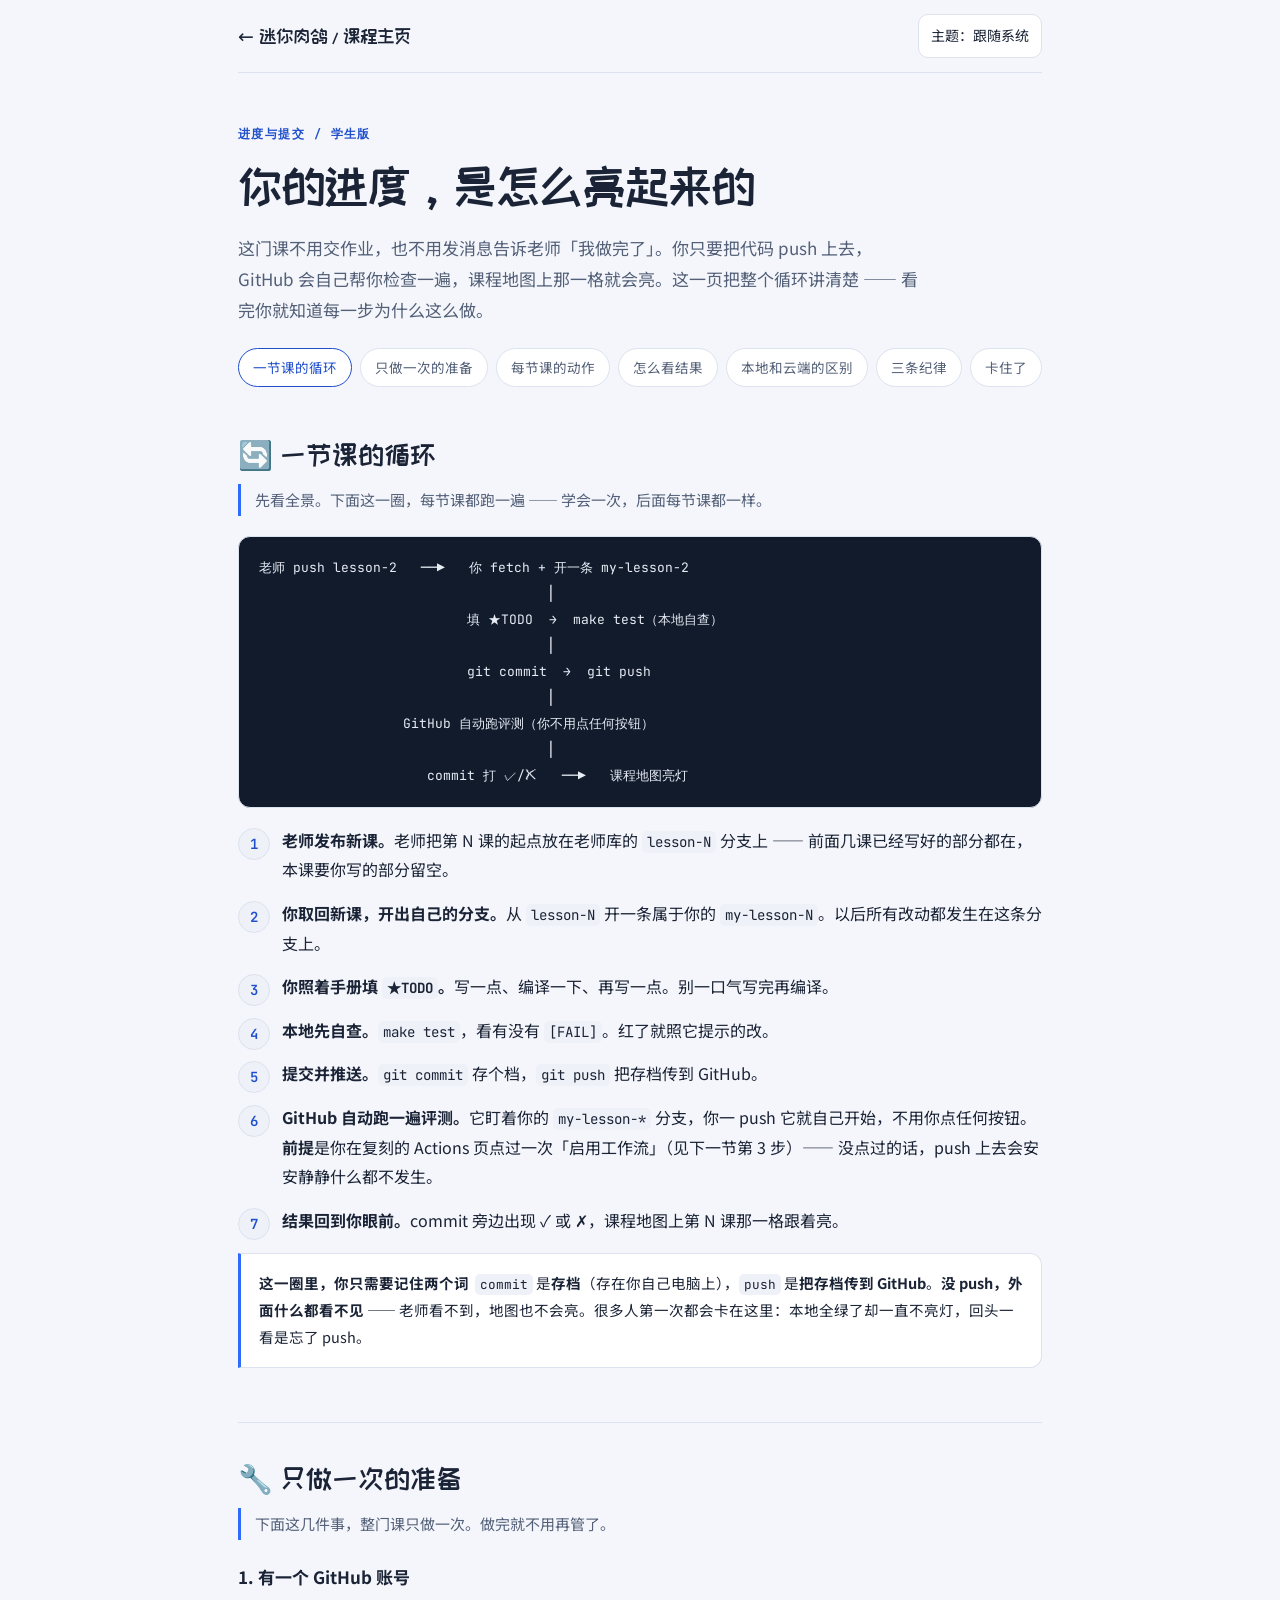
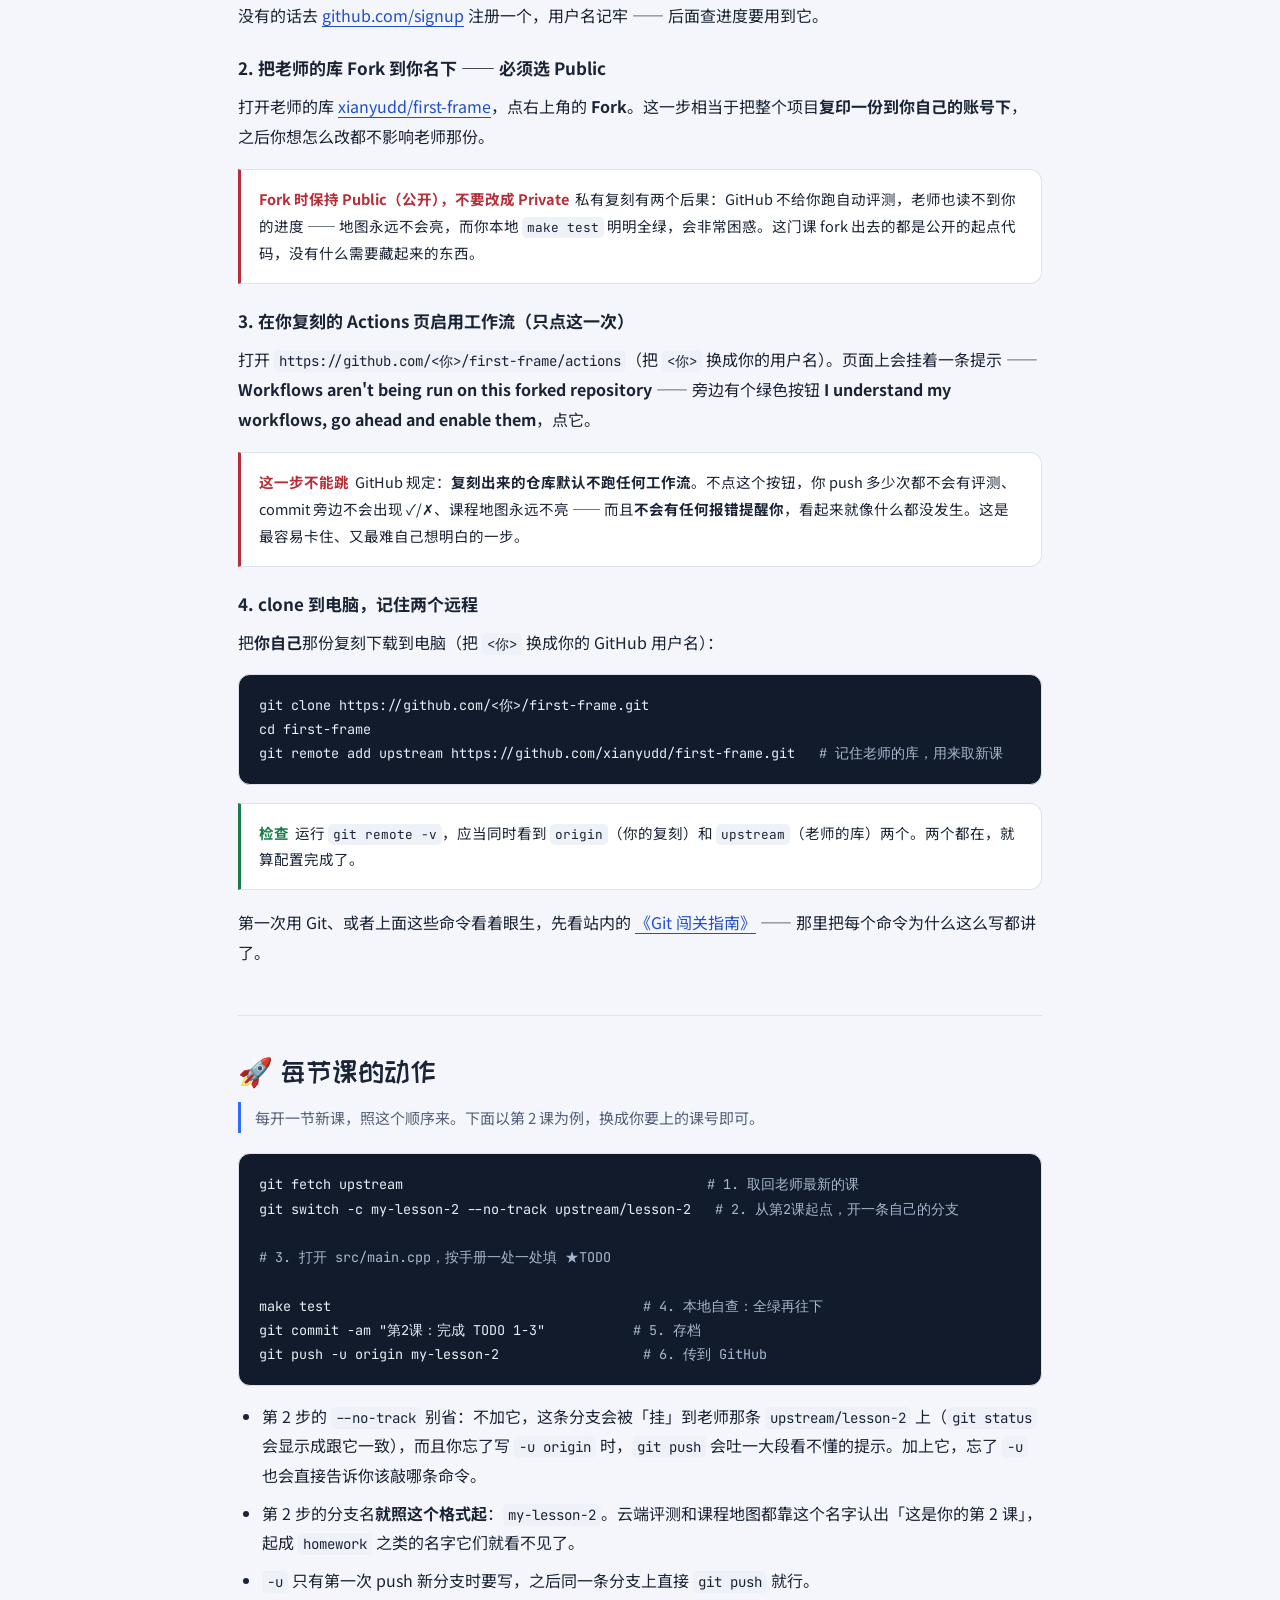
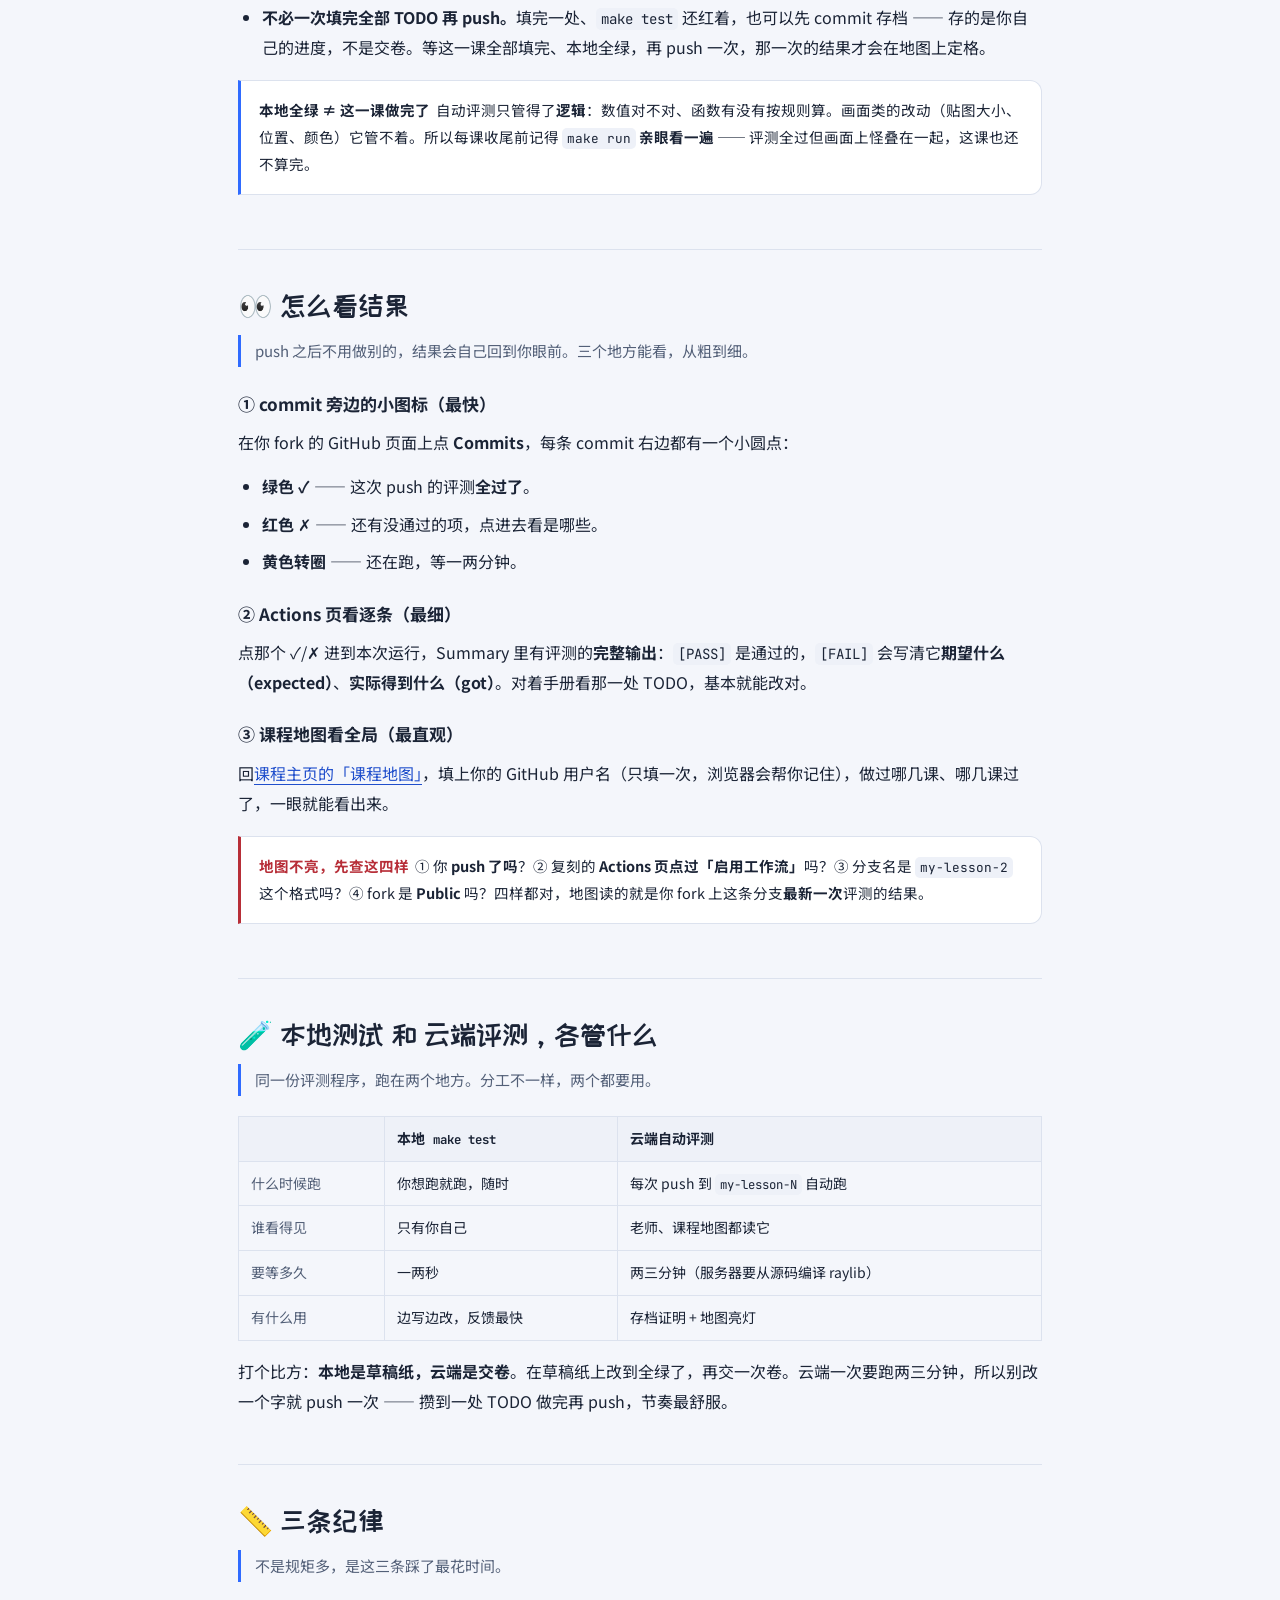
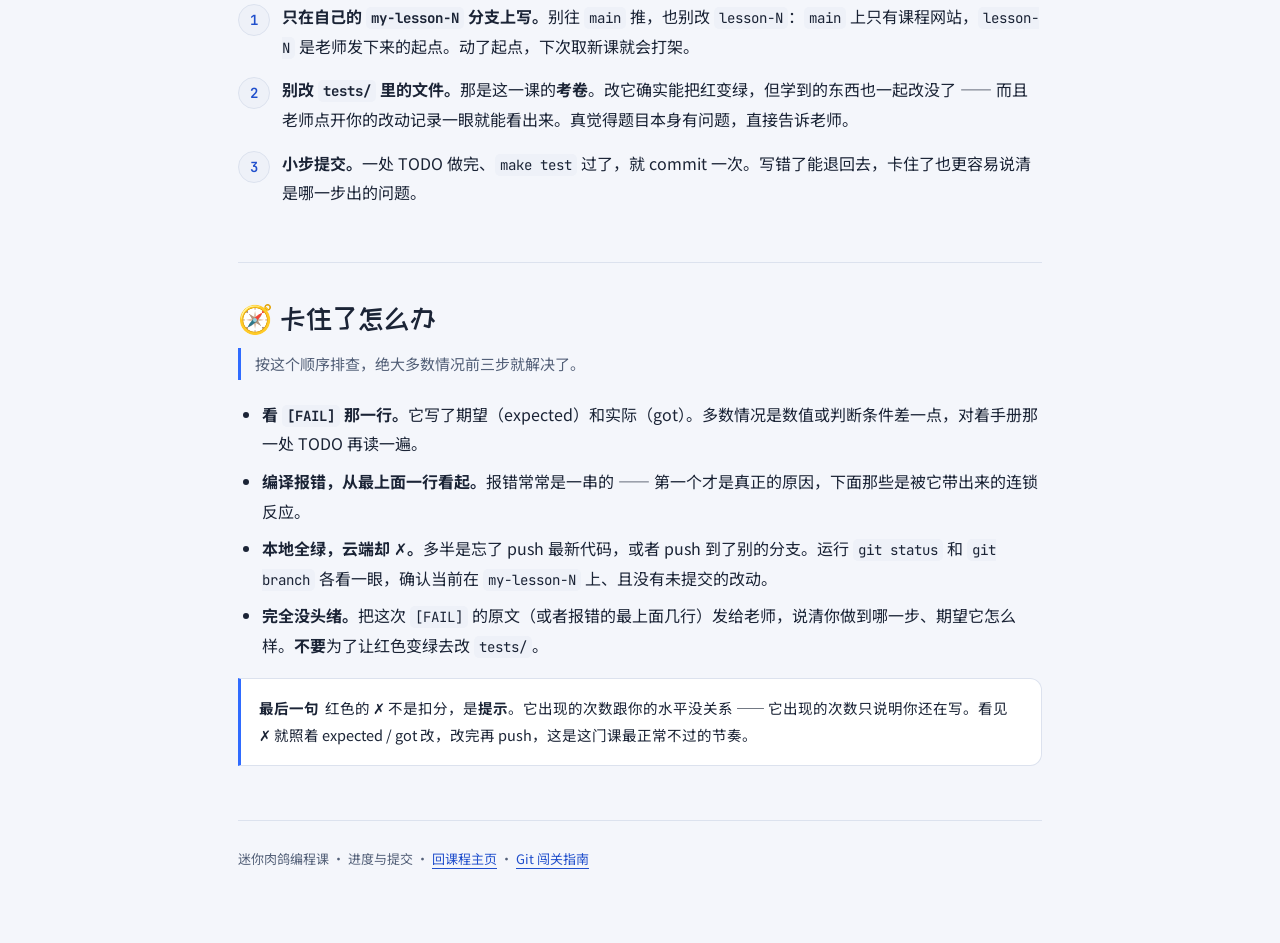
<file: docs/progress/index.html>
<!doctype html>
<html lang="zh-CN">
<head>
<meta charset="utf-8">
<meta name="viewport" content="width=device-width, initial-scale=1">
<meta name="description" content="这门课不用交作业、也不用发消息告诉老师「我做完了」。把代码 push 上去，GitHub 会自己帮你检查一遍，课程地图上那一格就会亮。这一页把整个循环讲清楚。">
<title>进度与提交</title>
<link rel="preconnect" href="https://fonts.googleapis.com">
<link rel="preconnect" href="https://fonts.gstatic.com" crossorigin>
<link rel="stylesheet" href="https://fonts.googleapis.com/css2?family=ZCOOL+KuaiLe&family=Noto+Sans+SC:wght@400;500;700&family=JetBrains+Mono:wght@400;600&display=swap">
<script>
(function(){
  try{
    var saved=JSON.parse(localStorage.getItem("rogue-hb"));
    if(saved && (saved.theme==="light" || saved.theme==="dark")) document.documentElement.dataset.theme=saved.theme;
  }catch(e){/* 存储是可选的，默认跟随系统配色 */}
})();
</script>
<style>
:root{
  color-scheme:light; --ground:#F4F6FB; --panel:#FFFFFF; --panel-2:#EEF1F8;
  --ink:#1B2436; --ink-soft:#536078; --line:#DCE2EE;
  --accent:#2F6BFF; --accent-ink:#204FCC; --red:#B72E38; --green:#187B49; --gold:#886000;
  --radius:16px; --disp:"ZCOOL KuaiLe",system-ui,sans-serif;
  --body:"Noto Sans SC",system-ui,sans-serif; --mono:"JetBrains Mono",ui-monospace,monospace;
}
@media(prefers-color-scheme:dark){:root:not([data-theme="light"]){
  color-scheme:dark; --ground:#0E1420; --panel:#161F2E; --panel-2:#1E2A3D;
  --ink:#E7ECF5; --ink-soft:#ADB9CE; --line:#35445E; --accent-ink:#9CBAFF;
  --red:#FF8A8E; --green:#78DCAA; --gold:#FFD16B;
}}
:root[data-theme="dark"]{
  color-scheme:dark; --ground:#0E1420; --panel:#161F2E; --panel-2:#1E2A3D;
  --ink:#E7ECF5; --ink-soft:#ADB9CE; --line:#35445E; --accent-ink:#9CBAFF;
  --red:#FF8A8E; --green:#78DCAA; --gold:#FFD16B;
}
*{box-sizing:border-box}
html{scroll-behavior:smooth; scroll-padding-top:80px}
body{margin:0; background:var(--ground); color:var(--ink); font:16px/1.85 var(--body); -webkit-font-smoothing:antialiased}
a{color:var(--accent-ink); text-decoration:underline; text-underline-offset:4px; text-decoration-thickness:1px}
a:hover{text-decoration-thickness:2px}
button{font:inherit; cursor:pointer; -webkit-tap-highlight-color:transparent}
:focus-visible{outline:3px solid var(--accent-ink); outline-offset:4px; border-radius:4px}
[hidden]{display:none!important}
.skip-link{position:fixed; top:12px; left:12px; z-index:20; padding:10px 18px; background:var(--panel); color:var(--accent-ink); border:2px solid; border-radius:10px; transform:translateY(-160%)}
.skip-link:focus{transform:translateY(0)}
.wrap{max-width:900px; margin:0 auto; padding:0 clamp(18px,5vw,48px) 72px}
.top{position:sticky; top:0; z-index:10; display:flex; justify-content:space-between; gap:12px; align-items:center; padding:14px 0; background:var(--ground); border-bottom:1px solid var(--line)}
.brand{font:400 19px var(--disp); color:var(--ink); text-decoration:none}
.brand:hover{color:var(--accent-ink)}
.themebtn{min-height:44px; padding:8px 12px; border:1px solid var(--line); background:var(--panel); color:var(--ink); border-radius:10px; font-size:14px}
.themebtn:hover{border-color:var(--accent-ink); background:var(--panel-2)}
.hero{padding:clamp(28px,5vw,52px) 0 12px}
.eyebrow{color:var(--accent-ink); font:600 12px/1.5 var(--mono); letter-spacing:.12em; margin:0 0 14px}
.hero h1{font:400 clamp(32px,4.4vw,48px)/1.22 var(--disp); margin:0 0 16px; letter-spacing:-.02em; text-wrap:balance}
.sub{font-size:17px; color:var(--ink-soft); margin:0 0 22px; max-width:40em}
.toc{display:flex; flex-wrap:wrap; gap:8px}
.toc a{display:inline-flex; align-items:center; min-height:38px; padding:6px 14px; border:1px solid var(--line); border-radius:999px; background:var(--panel); color:var(--ink-soft); font-size:13.5px; text-decoration:none}
.toc a:hover,.toc a.active{border-color:var(--accent-ink); color:var(--accent-ink); text-decoration:none}
section{padding:36px 0; border-bottom:1px solid var(--line); scroll-margin-top:80px}
section h2{font:400 clamp(23px,3.2vw,28px)/1.4 var(--disp); margin:0 0 10px; text-wrap:balance}
.lead{color:var(--ink-soft); border-left:3px solid var(--accent); padding:2px 0 2px 14px; margin:8px 0 20px; font-size:15px}
h3{font-size:17px; line-height:1.5; margin:24px 0 10px}
p{margin:12px 0} ul,ol{padding-left:24px; margin:14px 0} li{margin:8px 0}
code{font-family:var(--mono); font-size:.88em; overflow-wrap:anywhere; background:var(--panel-2); padding:2px 5px; border-radius:5px}
pre{background:#111B2C; color:#E7ECF5; padding:18px 20px; border:1px solid var(--line); border-radius:12px; overflow-x:auto; font:13.5px/1.8 var(--mono); margin:16px 0; tab-size:2}
pre .d{color:#A8B7CE}
pre.flow{font-size:13px; line-height:2}
.callout{padding:16px 18px; margin:18px 0; font-size:14.5px; border:1px solid var(--line); border-left:3px solid var(--accent); border-radius:0 12px 12px 0; background:var(--panel); overflow-wrap:anywhere}
.callout .k{font-weight:700; margin-right:6px}
.callout.warn{border-left-color:var(--red)} .warn .k{color:var(--red)}
.callout.ok{border-left-color:var(--green)} .ok .k{color:var(--green)}
.cheat{width:100%; border-collapse:collapse; margin:16px 0; font-size:14px}
.cheat th,.cheat td{border:1px solid var(--line); padding:9px 12px; text-align:left; vertical-align:top}
.cheat th{background:var(--panel-2); font-weight:700; color:var(--ink)}
.cheat td:first-child{white-space:nowrap; color:var(--ink-soft)}
.cheat code{background:var(--panel-2)}
.steps{counter-reset:s; list-style:none; padding:0; margin:18px 0}
.steps>li{counter-increment:s; position:relative; padding:0 0 0 44px; margin:14px 0}
.steps>li::before{content:counter(s); position:absolute; left:0; top:2px; width:30px; height:30px; display:grid; place-items:center; border-radius:50%; background:var(--panel-2); border:1px solid var(--line); color:var(--accent-ink); font:600 14px var(--mono)}
footer{padding:26px 0 0; color:var(--ink-soft); font-size:13px}
@media(max-width:640px){
  body{font-size:15px} section{padding:28px 0} pre{padding:14px; font-size:13px}
  .callout{padding:14px} .lead{font-size:15px}
  .cheat{display:block; overflow-x:auto}
}
@media(prefers-reduced-motion:reduce){html{scroll-behavior:auto} *,*::before,*::after{transition:none!important}}
</style>
</head>
<body>
<a class="skip-link" href="#content">跳到正文</a>
<div class="wrap">
  <header class="top">
    <a class="brand" href="../">← 迷你肉鸽 / 课程主页</a>
    <button class="themebtn" id="theme" type="button">主题：跟随系统</button>
  </header>
  <main id="content" tabindex="-1">
  <div class="hero">
    <p class="eyebrow">进度与提交 / 学生版</p>
    <h1>你的进度，是怎么亮起来的</h1>
    <p class="sub">这门课不用交作业，也不用发消息告诉老师「我做完了」。你只要把代码 push 上去，GitHub 会自己帮你检查一遍，课程地图上那一格就会亮。这一页把整个循环讲清楚 —— 看完你就知道每一步为什么这么做。</p>
    <nav class="toc" aria-label="页内导航">
      <a href="#loop">一节课的循环</a>
      <a href="#first">只做一次的准备</a>
      <a href="#each">每节课的动作</a>
      <a href="#read">怎么看结果</a>
      <a href="#two">本地和云端的区别</a>
      <a href="#rules">三条纪律</a>
      <a href="#stuck">卡住了</a>
    </nav>
  </div>

  <section id="loop">
    <h2>🔄 一节课的循环</h2>
    <p class="lead">先看全景。下面这一圈，每节课都跑一遍 —— 学会一次，后面每节课都一样。</p>
    <pre class="flow" tabindex="0" role="region" aria-label="流程图，可横向滚动">老师 push lesson-2   ──▶   你 fetch + 开一条 my-lesson-2
                                    │
                          填 ★TODO  →  make test（本地自查）
                                    │
                          git commit  →  git push
                                    │
                  GitHub 自动跑评测（你不用点任何按钮）
                                    │
                     commit 打 ✓/✗   ──▶   课程地图亮灯</pre>
    <ol class="steps">
      <li><b>老师发布新课。</b>老师把第 N 课的起点放在老师库的 <code>lesson-N</code> 分支上 —— 前面几课已经写好的部分都在，本课要你写的部分留空。</li>
      <li><b>你取回新课，开出自己的分支。</b>从 <code>lesson-N</code> 开一条属于你的 <code>my-lesson-N</code>。以后所有改动都发生在这条分支上。</li>
      <li><b>你照着手册填 <code>★TODO</code>。</b>写一点、编译一下、再写一点。别一口气写完再编译。</li>
      <li><b>本地先自查。</b><code>make test</code>，看有没有 <code>[FAIL]</code>。红了就照它提示的改。</li>
      <li><b>提交并推送。</b><code>git commit</code> 存个档，<code>git push</code> 把存档传到 GitHub。</li>
      <li><b>GitHub 自动跑一遍评测。</b>它盯着你的 <code>my-lesson-*</code> 分支，你一 push 它就自己开始，不用你点任何按钮。<b>前提</b>是你在复刻的 Actions 页点过一次「启用工作流」（见下一节第 3 步）—— 没点过的话，push 上去会安安静静什么都不发生。</li>
      <li><b>结果回到你眼前。</b>commit 旁边出现 ✓ 或 ✗，课程地图上第 N 课那一格跟着亮。</li>
    </ol>
    <div class="callout"><span class="k">这一圈里，你只需要记住两个词</span><code>commit</code> 是<b>存档</b>（存在你自己电脑上），<code>push</code> 是<b>把存档传到 GitHub</b>。<b>没 push，外面什么都看不见</b> —— 老师看不到，地图也不会亮。很多人第一次都会卡在这里：本地全绿了却一直不亮灯，回头一看是忘了 push。</div>
  </section>

  <section id="first">
    <h2>🔧 只做一次的准备</h2>
    <p class="lead">下面这几件事，整门课只做一次。做完就不用再管了。</p>
    <h3>1. 有一个 GitHub 账号</h3>
    <p>没有的话去 <a href="https://github.com/signup" target="_blank" rel="noopener">github.com/signup</a> 注册一个，用户名记牢 —— 后面查进度要用到它。</p>
    <h3>2. 把老师的库 Fork 到你名下 —— 必须选 Public</h3>
    <p>打开老师的库 <a href="https://github.com/xianyudd/first-frame" target="_blank" rel="noopener">xianyudd/first-frame</a>，点右上角的 <b>Fork</b>。这一步相当于把整个项目<b>复印一份到你自己的账号下</b>，之后你想怎么改都不影响老师那份。</p>
    <div class="callout warn"><span class="k">Fork 时保持 Public（公开），不要改成 Private</span>私有复刻有两个后果：GitHub 不给你跑自动评测，老师也读不到你的进度 —— 地图永远不会亮，而你本地 <code>make test</code> 明明全绿，会非常困惑。这门课 fork 出去的都是公开的起点代码，没有什么需要藏起来的东西。</div>
    <h3>3. 在你复刻的 Actions 页启用工作流（只点这一次）</h3>
    <p>打开 <code>https://github.com/&lt;你&gt;/first-frame/actions</code>（把 <code>&lt;你&gt;</code> 换成你的用户名）。页面上会挂着一条提示 —— <b>Workflows aren't being run on this forked repository</b> —— 旁边有个绿色按钮 <b>I understand my workflows, go ahead and enable them</b>，点它。</p>
    <div class="callout warn"><span class="k">这一步不能跳</span>GitHub 规定：<b>复刻出来的仓库默认不跑任何工作流</b>。不点这个按钮，你 push 多少次都不会有评测、commit 旁边不会出现 ✓/✗、课程地图永远不亮 —— 而且<b>不会有任何报错提醒你</b>，看起来就像什么都没发生。这是最容易卡住、又最难自己想明白的一步。</div>
    <h3>4. clone 到电脑，记住两个远程</h3>
    <p>把<b>你自己</b>那份复刻下载到电脑（把 <code>&lt;你&gt;</code> 换成你的 GitHub 用户名）：</p>
    <pre tabindex="0" role="region" aria-label="命令示例，可横向滚动">git clone https://github.com/&lt;你&gt;/first-frame.git
cd first-frame
git remote add upstream https://github.com/xianyudd/first-frame.git   <span class="d"># 记住老师的库，用来取新课</span></pre>
    <div class="callout ok"><span class="k">检查</span>运行 <code>git remote -v</code>，应当同时看到 <code>origin</code>（你的复刻）和 <code>upstream</code>（老师的库）两个。两个都在，就算配置完成了。</div>
    <p>第一次用 Git、或者上面这些命令看着眼生，先看站内的 <a href="../git/">《Git 闯关指南》</a> —— 那里把每个命令为什么这么写都讲了。</p>
  </section>

  <section id="each">
    <h2>🚀 每节课的动作</h2>
    <p class="lead">每开一节新课，照这个顺序来。下面以第 2 课为例，换成你要上的课号即可。</p>
    <pre tabindex="0" role="region" aria-label="命令示例，可横向滚动">git fetch upstream                                      <span class="d"># 1. 取回老师最新的课</span>
git switch -c my-lesson-2 --no-track upstream/lesson-2   <span class="d"># 2. 从第2课起点，开一条自己的分支</span>

<span class="d"># 3. 打开 src/main.cpp，按手册一处一处填 ★TODO</span>

make test                                       <span class="d"># 4. 本地自查：全绿再往下</span>
git commit -am "第2课：完成 TODO 1-3"           <span class="d"># 5. 存档</span>
git push -u origin my-lesson-2                  <span class="d"># 6. 传到 GitHub</span></pre>
    <ul>
      <li>第 2 步的 <code>--no-track</code> 别省：不加它，这条分支会被「挂」到老师那条 <code>upstream/lesson-2</code> 上（<code>git status</code> 会显示成跟它一致），而且你忘了写 <code>-u origin</code> 时，<code>git push</code> 会吐一大段看不懂的提示。加上它，忘了 <code>-u</code> 也会直接告诉你该敲哪条命令。</li>
      <li>第 2 步的分支名<b>就照这个格式起</b>：<code>my-lesson-2</code>。云端评测和课程地图都靠这个名字认出「这是你的第 2 课」，起成 <code>homework</code> 之类的名字它们就看不见了。</li>
      <li><code>-u</code> 只有第一次 push 新分支时要写，之后同一条分支上直接 <code>git push</code> 就行。</li>
      <li><b>不必一次填完全部 TODO 再 push。</b>填完一处、<code>make test</code> 还红着，也可以先 commit 存档 —— 存的是你自己的进度，不是交卷。等这一课全部填完、本地全绿，再 push 一次，那一次的结果才会在地图上定格。</li>
    </ul>
    <div class="callout"><span class="k">本地全绿 ≠ 这一课做完了</span>自动评测只管得了<b>逻辑</b>：数值对不对、函数有没有按规则算。画面类的改动（贴图大小、位置、颜色）它管不着。所以每课收尾前记得 <code>make run</code> <b>亲眼看一遍</b> —— 评测全过但画面上怪叠在一起，这课也还不算完。</div>
  </section>

  <section id="read">
    <h2>👀 怎么看结果</h2>
    <p class="lead">push 之后不用做别的，结果会自己回到你眼前。三个地方能看，从粗到细。</p>
    <h3>① commit 旁边的小图标（最快）</h3>
    <p>在你 fork 的 GitHub 页面上点 <b>Commits</b>，每条 commit 右边都有一个小圆点：</p>
    <ul>
      <li><b>绿色 ✓</b> —— 这次 push 的评测<b>全过了</b>。</li>
      <li><b>红色 ✗</b> —— 还有没通过的项，点进去看是哪些。</li>
      <li><b>黄色转圈</b> —— 还在跑，等一两分钟。</li>
    </ul>
    <h3>② Actions 页看逐条（最细）</h3>
    <p>点那个 ✓/✗ 进到本次运行，Summary 里有评测的<b>完整输出</b>：<code>[PASS]</code> 是通过的，<code>[FAIL]</code> 会写清它<b>期望什么（expected）</b>、<b>实际得到什么（got）</b>。对着手册看那一处 TODO，基本就能改对。</p>
    <h3>③ 课程地图看全局（最直观）</h3>
    <p>回<a href="../#map">课程主页的「课程地图」</a>，填上你的 GitHub 用户名（只填一次，浏览器会帮你记住），做过哪几课、哪几课过了，一眼就能看出来。</p>
    <div class="callout warn"><span class="k">地图不亮，先查这四样</span>① 你 <b>push 了吗</b>？② 复刻的 <b>Actions 页点过「启用工作流」</b>吗？③ 分支名是 <code>my-lesson-2</code> 这个格式吗？④ fork 是 <b>Public</b> 吗？四样都对，地图读的就是你 fork 上这条分支<b>最新一次</b>评测的结果。</div>
  </section>

  <section id="two">
    <h2>🧪 本地测试 和 云端评测，各管什么</h2>
    <p class="lead">同一份评测程序，跑在两个地方。分工不一样，两个都要用。</p>
    <table class="cheat">
      <thead><tr><th></th><th>本地 <code>make test</code></th><th>云端自动评测</th></tr></thead>
      <tbody>
        <tr><td>什么时候跑</td><td>你想跑就跑，随时</td><td>每次 push 到 <code>my-lesson-N</code> 自动跑</td></tr>
        <tr><td>谁看得见</td><td>只有你自己</td><td>老师、课程地图都读它</td></tr>
        <tr><td>要等多久</td><td>一两秒</td><td>两三分钟（服务器要从源码编译 raylib）</td></tr>
        <tr><td>有什么用</td><td>边写边改，反馈最快</td><td>存档证明 + 地图亮灯</td></tr>
      </tbody>
    </table>
    <p>打个比方：<b>本地是草稿纸，云端是交卷</b>。在草稿纸上改到全绿了，再交一次卷。云端一次要跑两三分钟，所以别改一个字就 push 一次 —— 攒到一处 TODO 做完再 push，节奏最舒服。</p>
  </section>

  <section id="rules">
    <h2>📏 三条纪律</h2>
    <p class="lead">不是规矩多，是这三条踩了最花时间。</p>
    <ol class="steps">
      <li><b>只在自己的 <code>my-lesson-N</code> 分支上写。</b>别往 <code>main</code> 推，也别改 <code>lesson-N</code>：<code>main</code> 上只有课程网站，<code>lesson-N</code> 是老师发下来的起点。动了起点，下次取新课就会打架。</li>
      <li><b>别改 <code>tests/</code> 里的文件。</b>那是这一课的<b>考卷</b>。改它确实能把红变绿，但学到的东西也一起改没了 —— 而且老师点开你的改动记录一眼就能看出来。真觉得题目本身有问题，直接告诉老师。</li>
      <li><b>小步提交。</b>一处 TODO 做完、<code>make test</code> 过了，就 commit 一次。写错了能退回去，卡住了也更容易说清是哪一步出的问题。</li>
    </ol>
  </section>

  <section id="stuck">
    <h2>🧭 卡住了怎么办</h2>
    <p class="lead">按这个顺序排查，绝大多数情况前三步就解决了。</p>
    <ul>
      <li><b>看 <code>[FAIL]</code> 那一行。</b>它写了期望（expected）和实际（got）。多数情况是数值或判断条件差一点，对着手册那一处 TODO 再读一遍。</li>
      <li><b>编译报错，从最上面一行看起。</b>报错常常是一串的 —— 第一个才是真正的原因，下面那些是被它带出来的连锁反应。</li>
      <li><b>本地全绿，云端却 ✗。</b>多半是忘了 push 最新代码，或者 push 到了别的分支。运行 <code>git status</code> 和 <code>git branch</code> 各看一眼，确认当前在 <code>my-lesson-N</code> 上、且没有未提交的改动。</li>
      <li><b>完全没头绪。</b>把这次 <code>[FAIL]</code> 的原文（或者报错的最上面几行）发给老师，说清你做到哪一步、期望它怎么样。<b>不要</b>为了让红色变绿去改 <code>tests/</code>。</li>
    </ul>
    <div class="callout"><span class="k">最后一句</span>红色的 ✗ 不是扣分，是<b>提示</b>。它出现的次数跟你的水平没关系 —— 它出现的次数只说明你还在写。看见 ✗ 就照着 expected / got 改，改完再 push，这是这门课最正常不过的节奏。</div>
  </section>

  </main>
  <footer>迷你肉鸽编程课 · 进度与提交 · <a href="../">回课程主页</a> · <a href="../git/">Git 闯关指南</a></footer>
</div>
<script>
(function(){
  "use strict";
  var root=document.documentElement, KEY="rogue-hb";
  var themes=["system","light","dark"], labels={system:"跟随系统",light:"浅色",dark:"深色"};
  var btn=document.getElementById("theme");
  function read(){try{var v=JSON.parse(localStorage.getItem(KEY));return v&&typeof v==="object"&&!Array.isArray(v)?v:{};}catch(e){return {};}}
  var store=read();
  function save(k,val){var latest=read();store=Object.assign({},store,latest);store[k]=val;try{localStorage.setItem(KEY,JSON.stringify(store));}catch(e){}}
  function apply(){
    var t=themes.indexOf(store.theme)>=0?store.theme:"system";
    if(t==="system") root.removeAttribute("data-theme"); else root.setAttribute("data-theme",t);
    var next=themes[(themes.indexOf(t)+1)%themes.length];
    btn.textContent="主题："+labels[t];
    btn.setAttribute("aria-label","当前主题："+labels[t]+"；点击切换为"+labels[next]);
    btn.title="跟随系统 → 浅色 → 深色";
  }
  btn.addEventListener("click",function(){var c=themes.indexOf(store.theme)>=0?store.theme:"system";save("theme",themes[(themes.indexOf(c)+1)%themes.length]);apply();});
  window.addEventListener("storage",function(e){if(e.key===KEY||e.key===null){store=read();apply();}});
  apply();
  var links=Array.prototype.slice.call(document.querySelectorAll('.toc a[href^="#"]'));
  var secs=links.map(function(a){return document.getElementById(a.hash.slice(1));}).filter(Boolean);
  function spy(){
    if(!secs.length) return;
    var active=secs[0];
    secs.forEach(function(s){if(s.getBoundingClientRect().top<=window.innerHeight*.3) active=s;});
    links.forEach(function(a){var on=a.hash==="#"+active.id;a.classList.toggle("active",on);if(on)a.setAttribute("aria-current","true");else a.removeAttribute("aria-current");});
  }
  var pending=false;
  window.addEventListener("scroll",function(){if(!pending){pending=true;requestAnimationFrame(function(){pending=false;spy();});}},{passive:true});
  window.addEventListener("resize",spy); spy();
})();
</script>
</body>
</html>
</file>
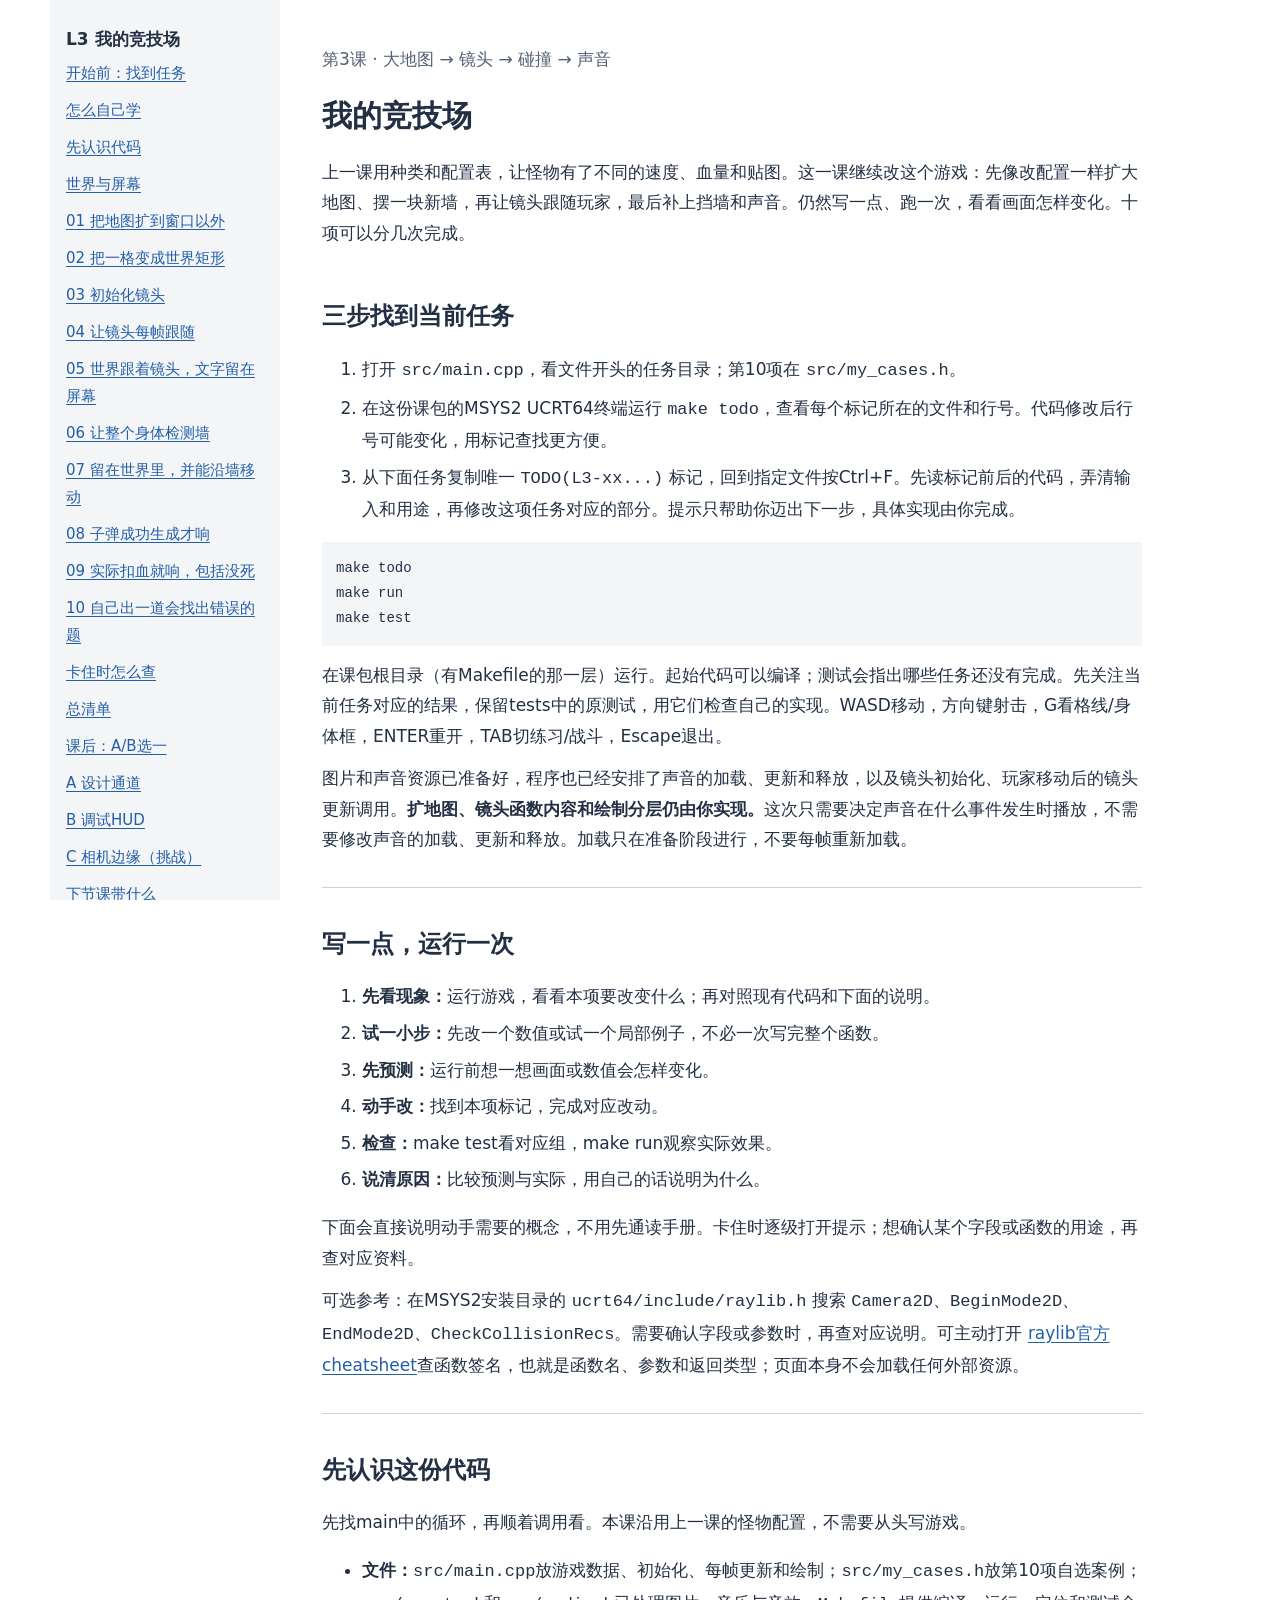
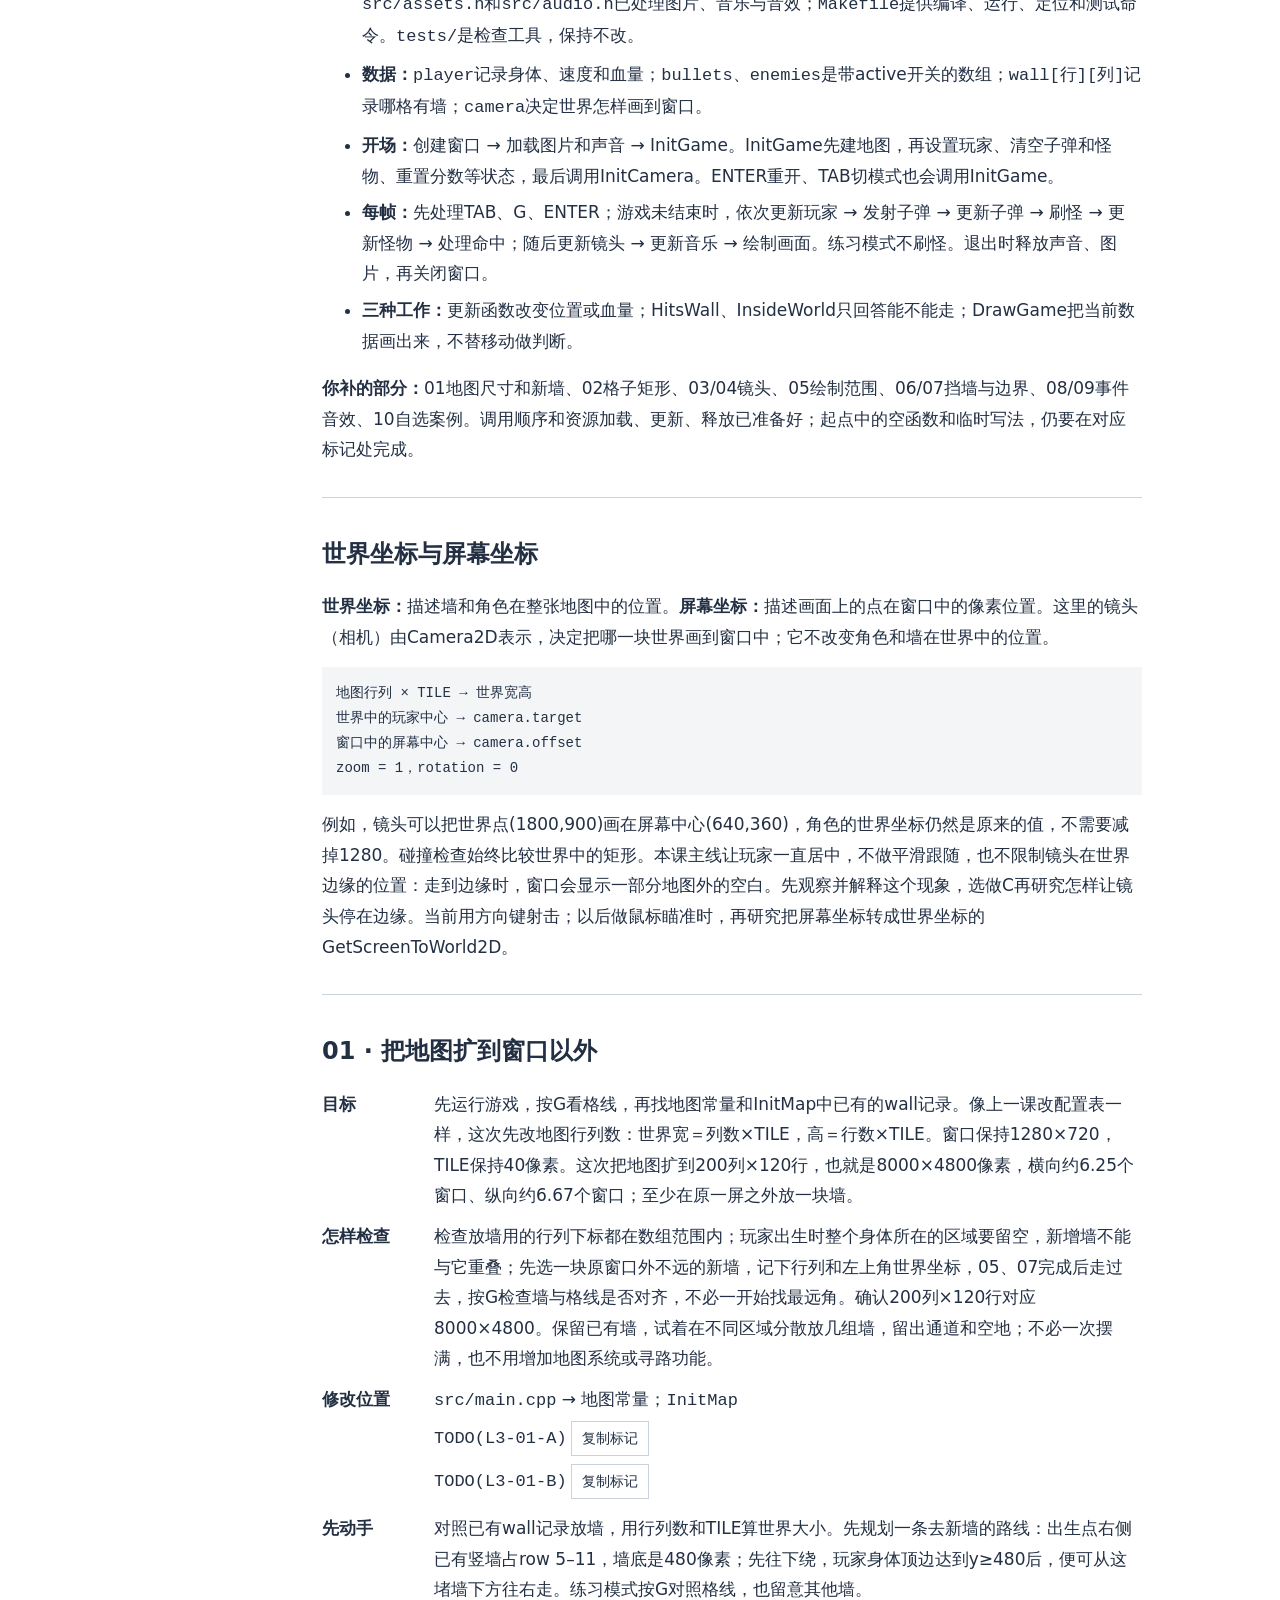
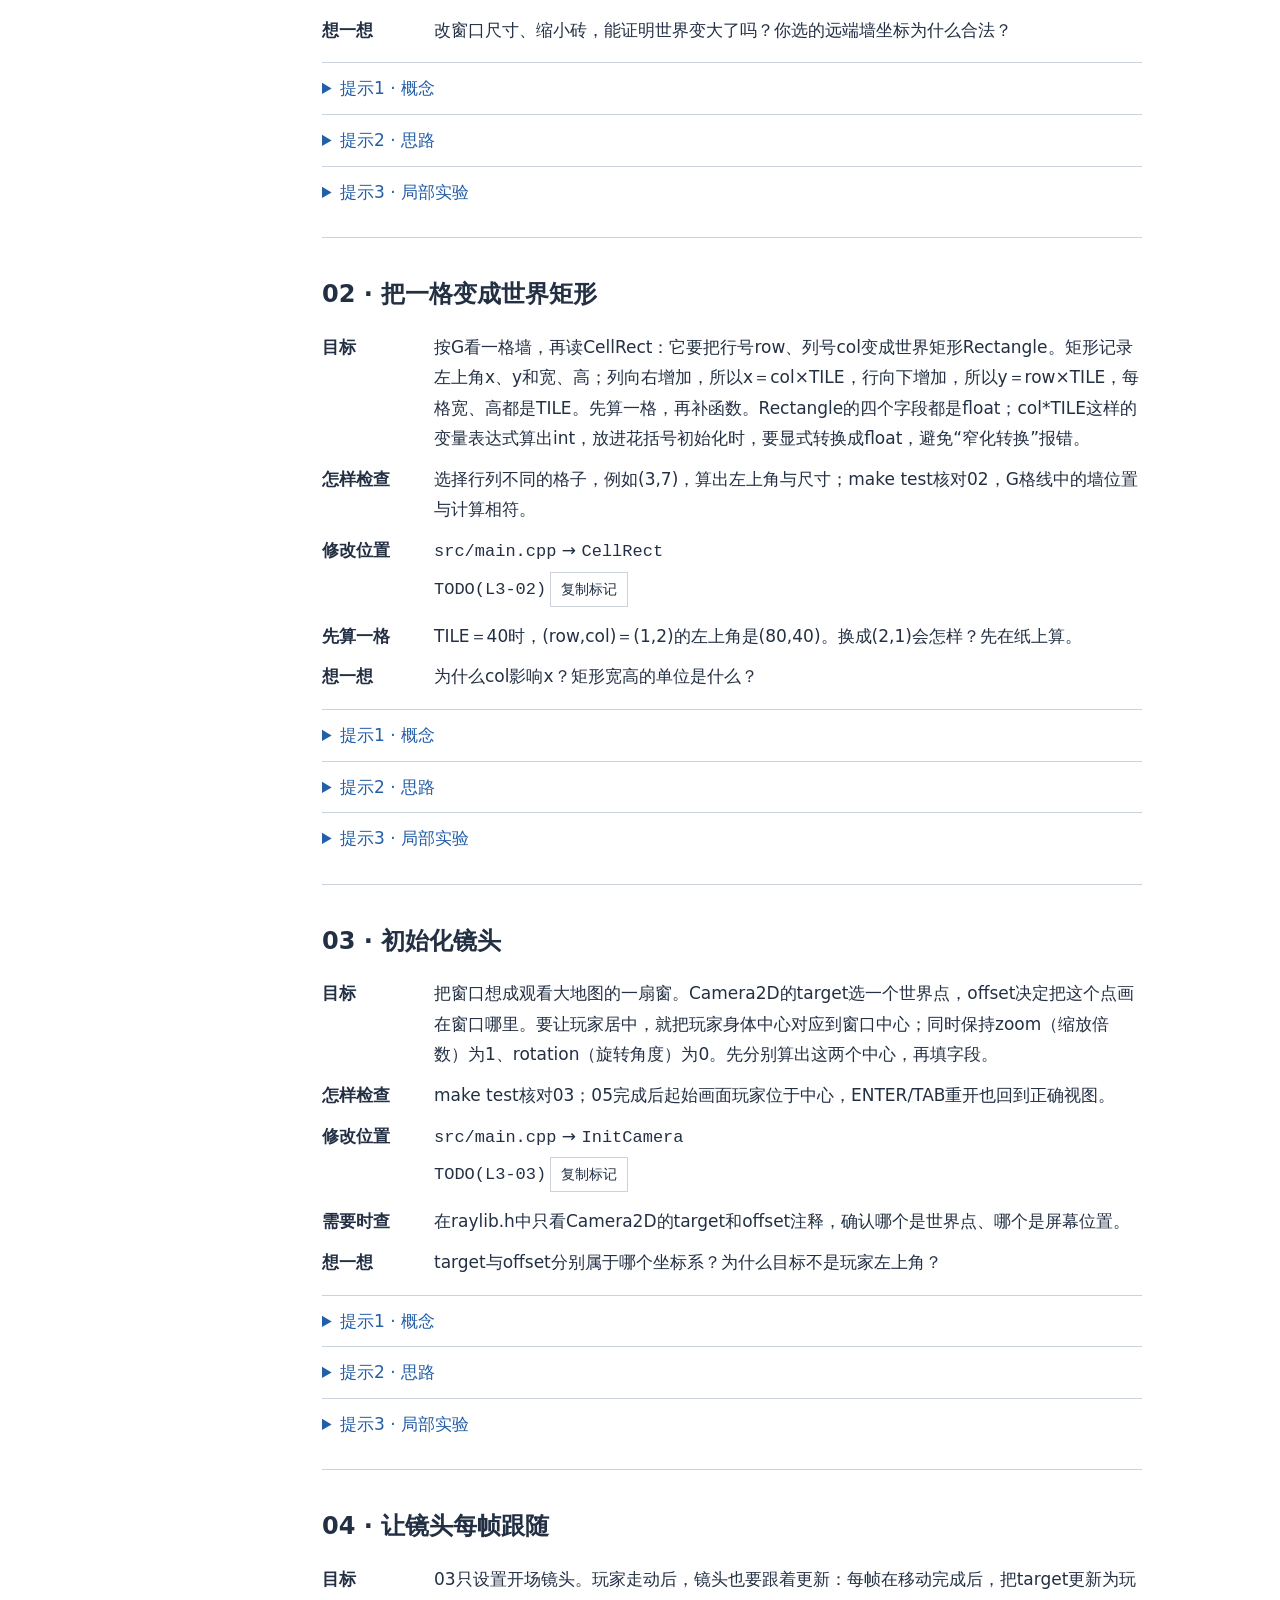
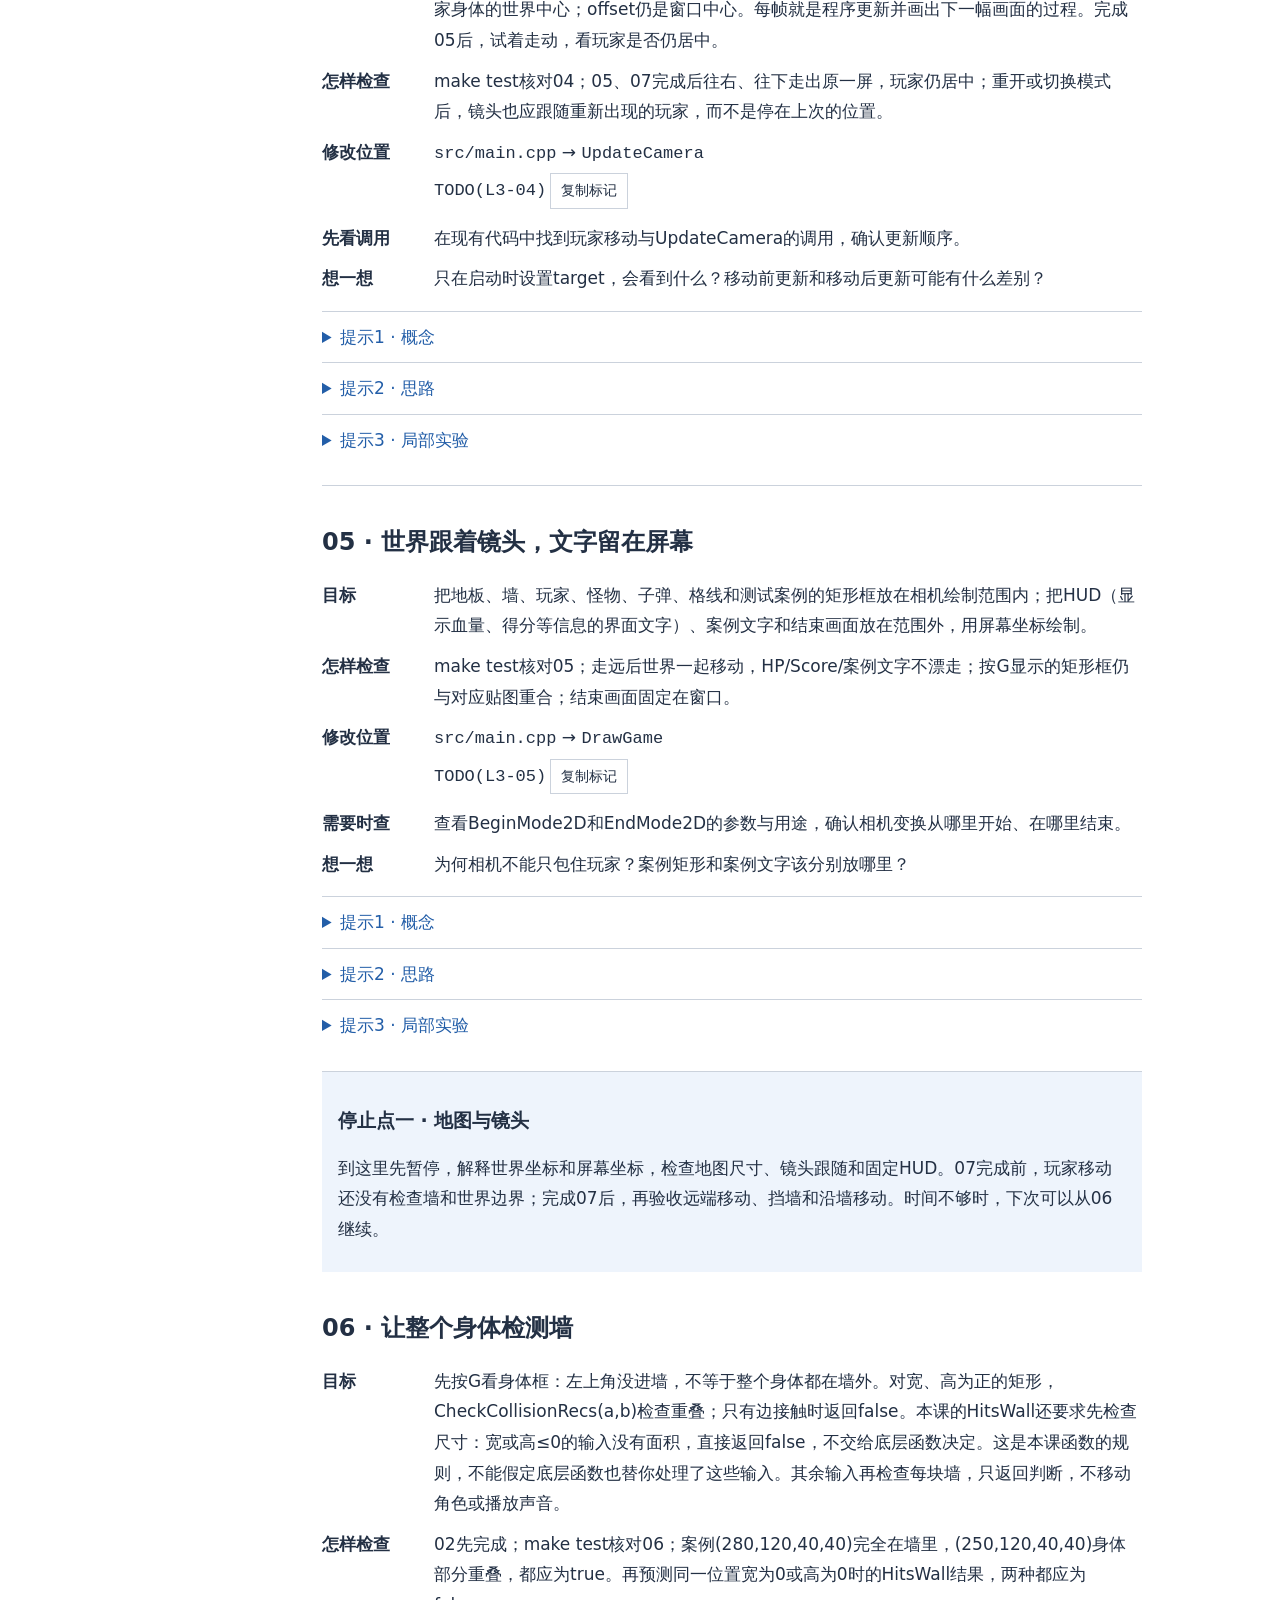
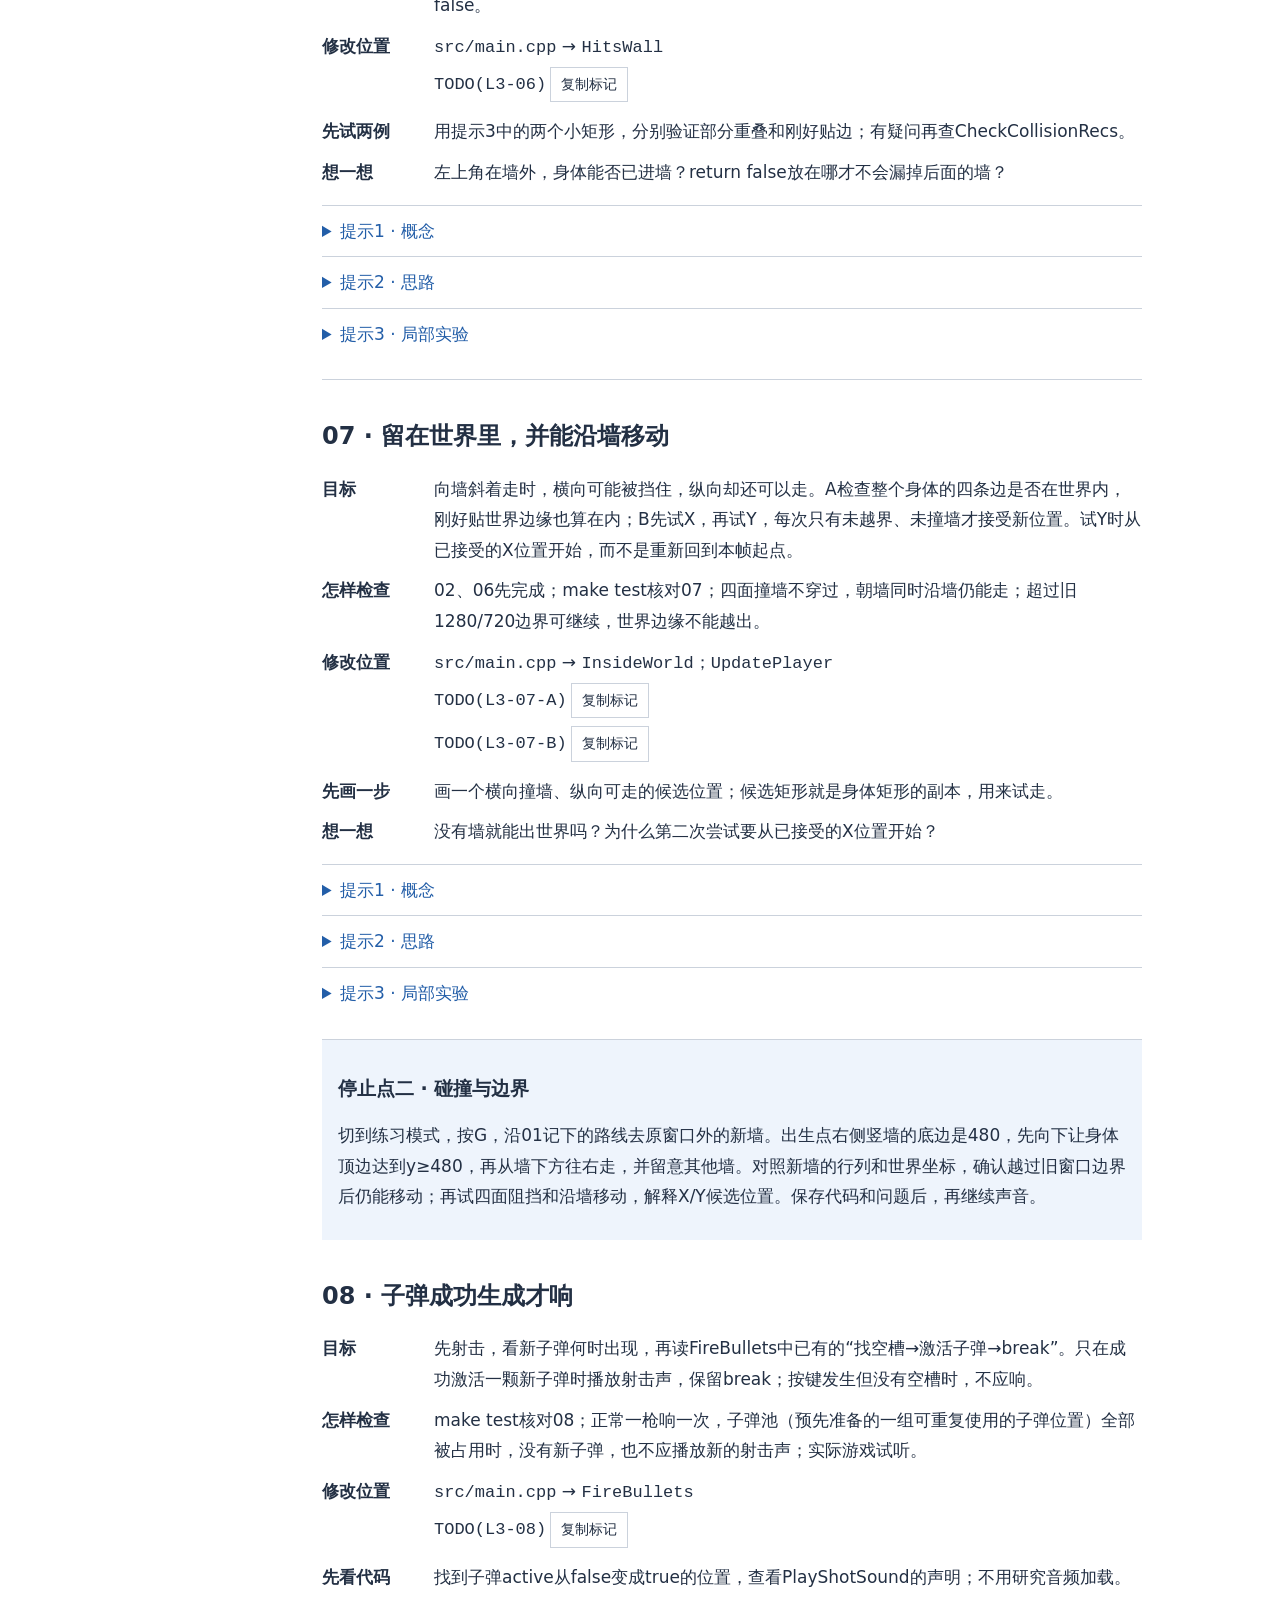
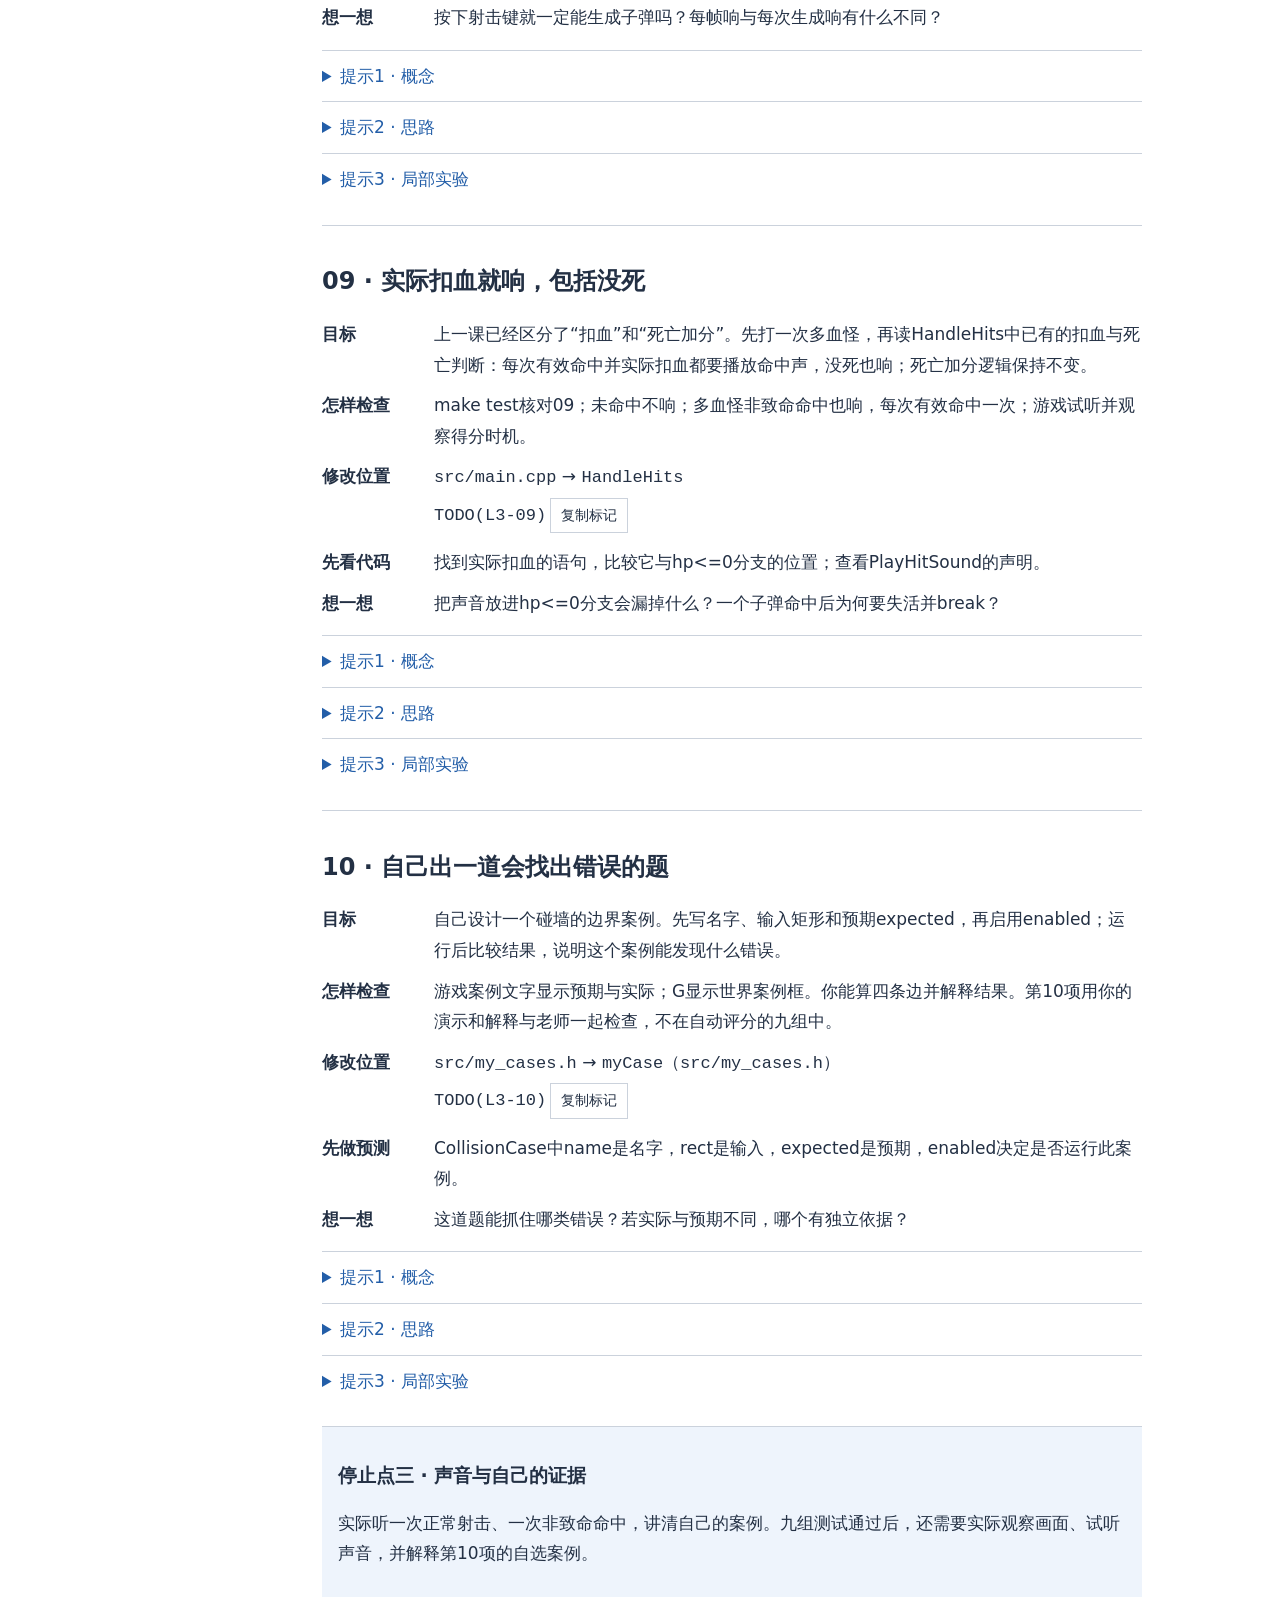
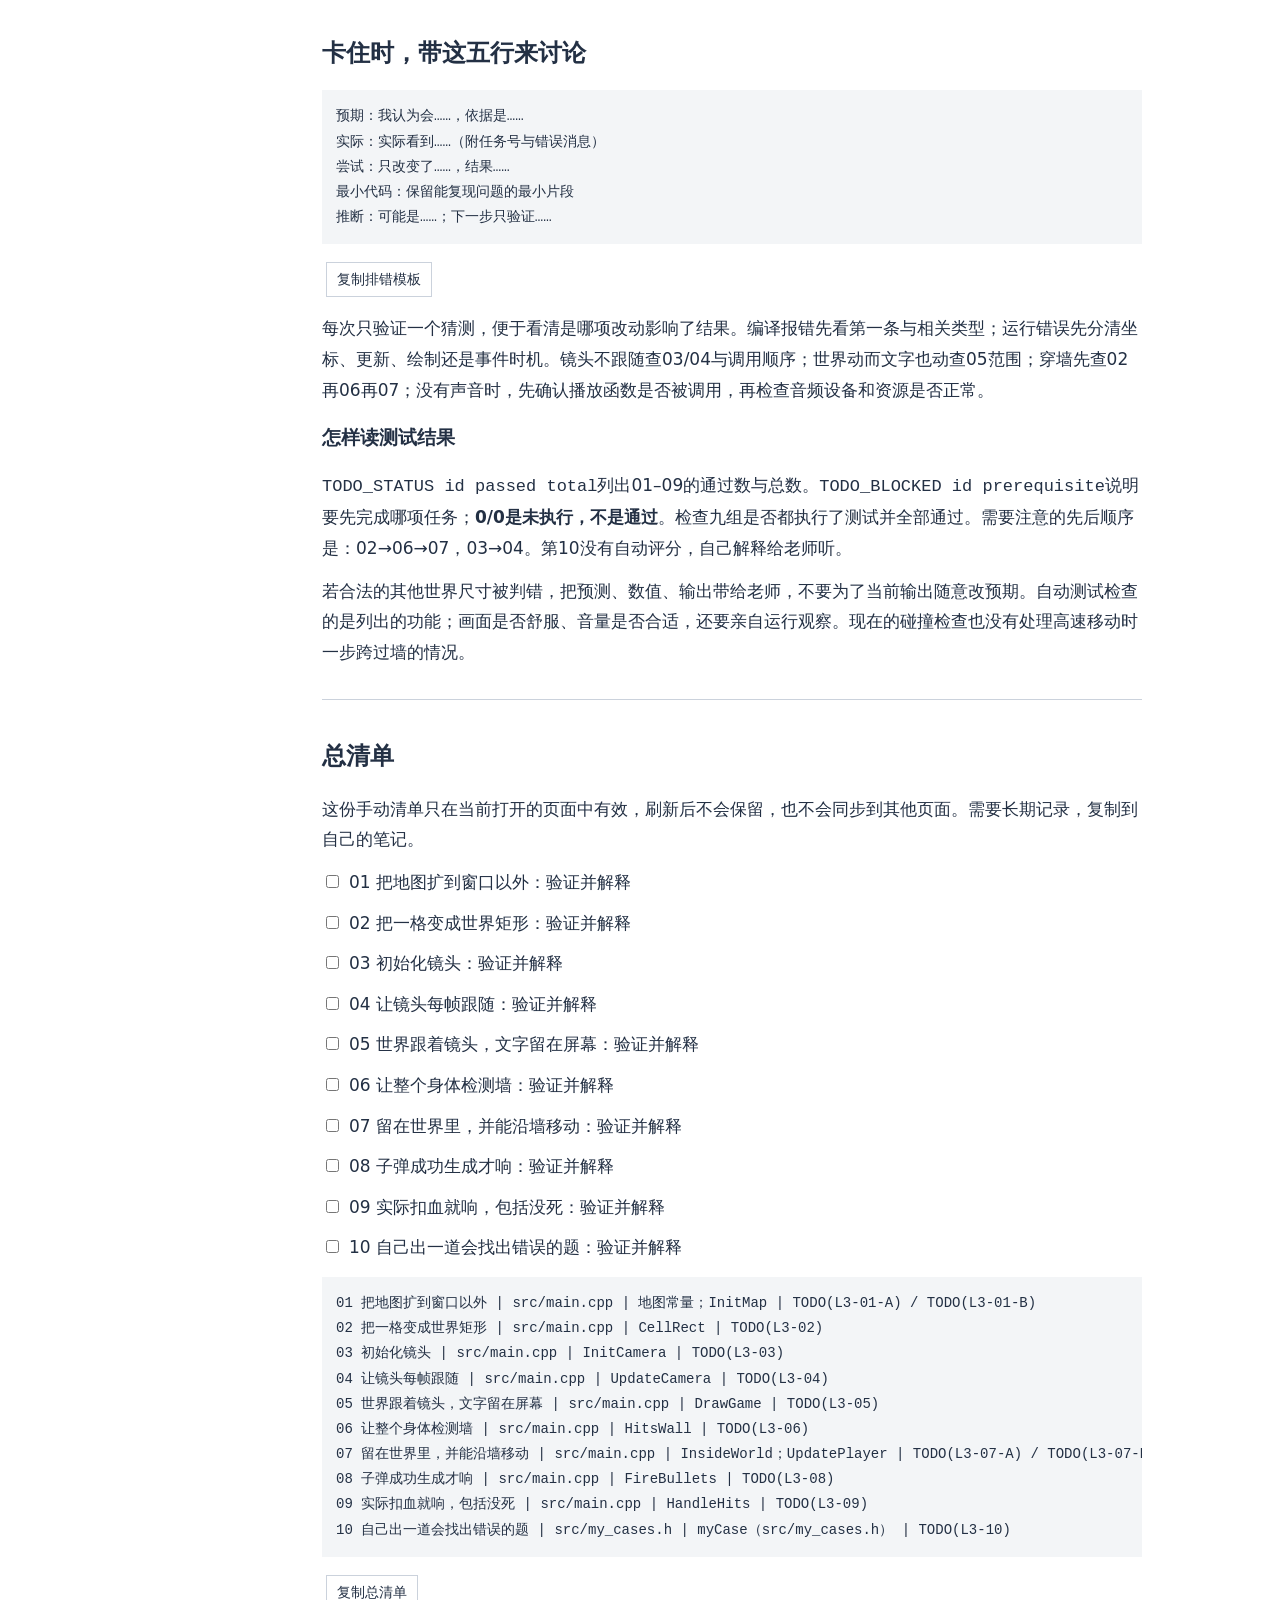
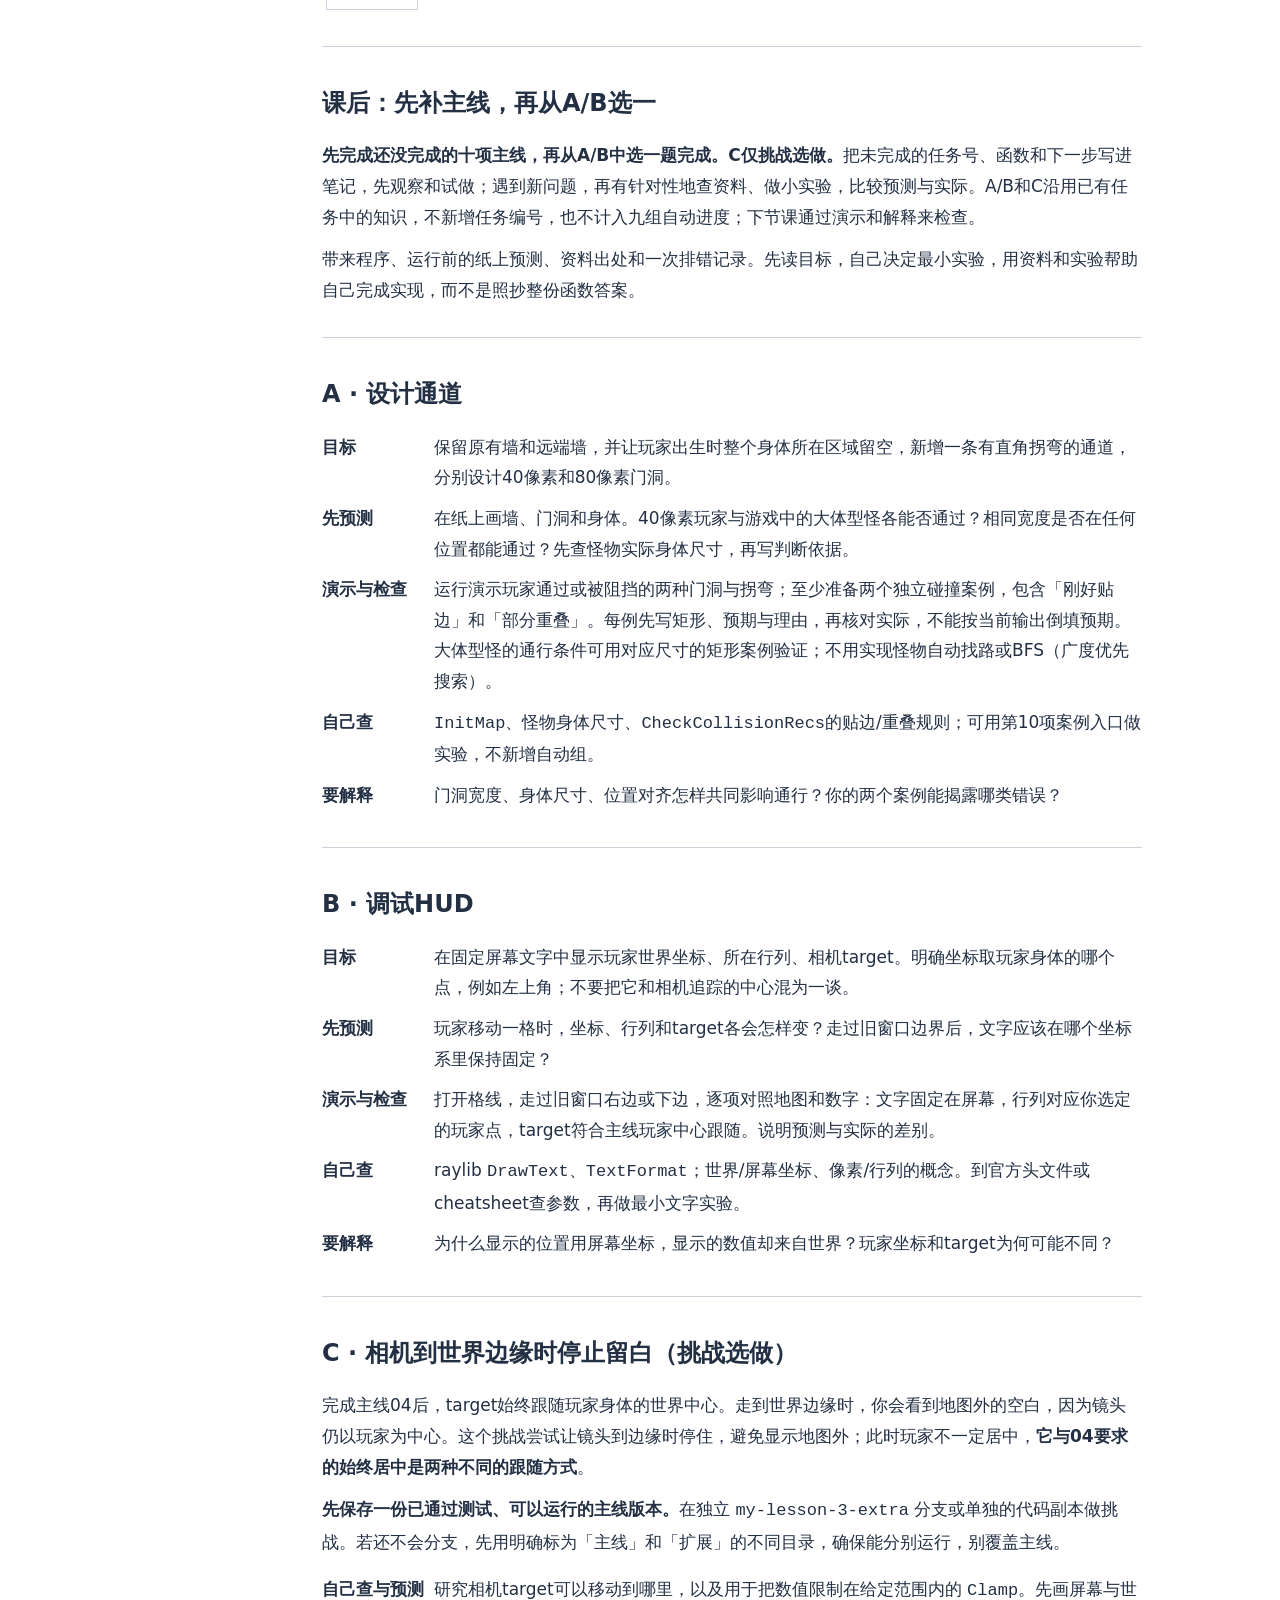
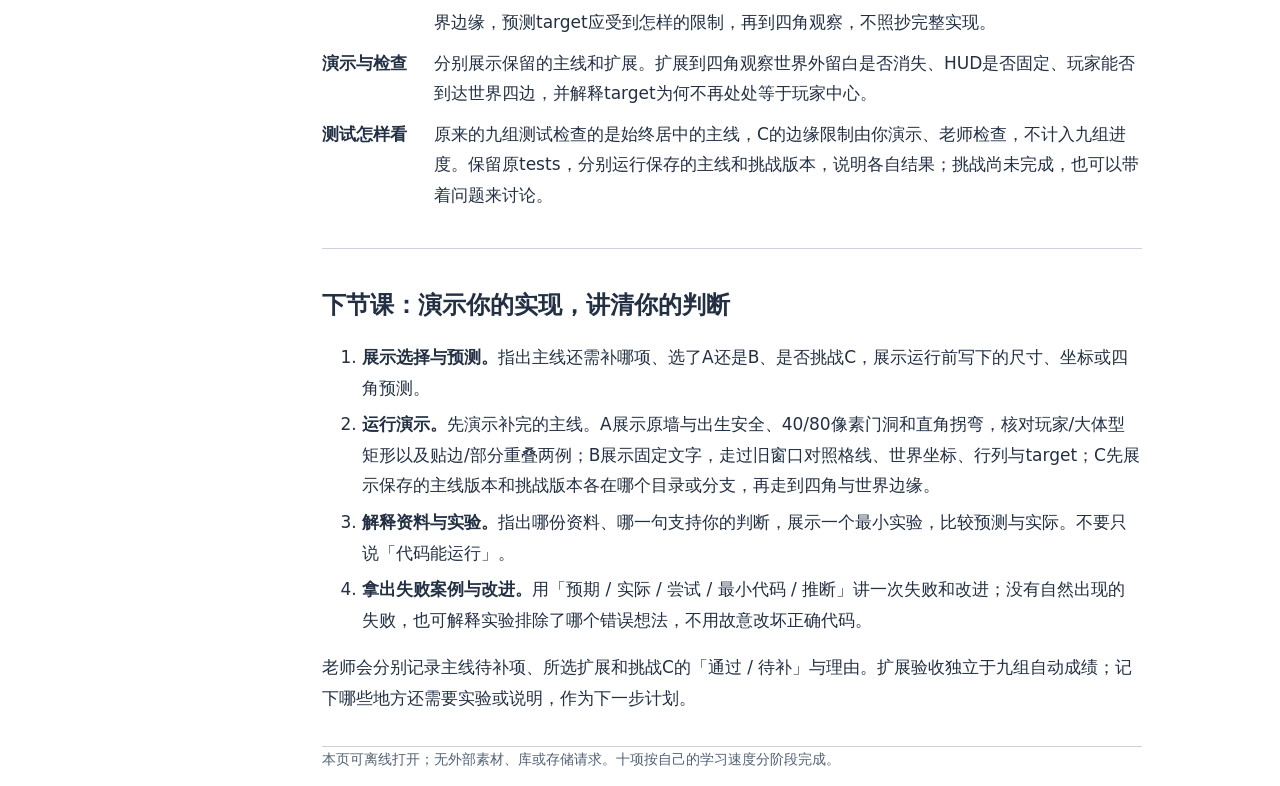
<file: student-guide.html>
<!doctype html><html lang="zh-CN"><head><meta charset="utf-8"><meta name="viewport" content="width=device-width,initial-scale=1,viewport-fit=cover"><title>L3 我的竞技场</title><style>
:root{--bg:#fff;--nav:#f3f5f7;--ink:#233044;--muted:#526174;--link:#235ea8;--line:#cbd2dc;--hint:#eef4fc;color-scheme:light}
@media(prefers-color-scheme:dark){:root:not([data-theme="light"]){--bg:#18202b;--nav:#202a38;--ink:#e3e9f1;--muted:#b3c0d1;--link:#92c1ff;--line:#4c5e73;--hint:#233449;color-scheme:dark}}
:root[data-theme="dark"]{--bg:#18202b;--nav:#202a38;--ink:#e3e9f1;--muted:#b3c0d1;--link:#92c1ff;--line:#4c5e73;--hint:#233449;color-scheme:dark}
*{box-sizing:border-box}html{scroll-behavior:auto}body{margin:0;background:var(--bg);color:var(--ink);font:17px/1.8 system-ui,'Microsoft YaHei',sans-serif;padding-inline:16px}.layout{max-width:1180px;margin:auto;display:grid;grid-template-columns:230px minmax(0,1fr);gap:42px}nav{background:var(--nav);padding:24px 16px;position:sticky;top:0;align-self:start;max-height:100vh;overflow:auto}nav a{display:block;font-size:15px;padding:5px 0}main{min-width:0;padding-block:32px 64px;max-width:820px}a{color:var(--link);text-underline-offset:3px}h1{font-size:30px}h2{font-size:24px}h3{font-size:19px}h1,h2,h3{line-height:1.4;text-wrap:balance}section{padding-block:20px;border-bottom:1px solid var(--line);scroll-margin-top:12px}p{margin:12px 0}.muted{color:var(--muted)}code,pre{font-family:Consolas,ui-monospace,monospace}code{overflow-wrap:anywhere}pre{overflow:auto;background:var(--nav);padding:14px;max-width:100%;font-size:14px}button{font:inherit;font-size:14px;color:var(--ink);border:1px solid var(--line);background:var(--bg);padding:4px 10px;cursor:pointer;margin:4px}button:focus-visible,a:focus-visible,summary:focus-visible{outline:3px solid var(--link);outline-offset:3px}details{border-top:1px solid var(--line);padding-block:10px}summary{cursor:pointer;color:var(--link)}.stop{background:var(--hint);padding:16px}dl{display:grid;grid-template-columns:6em minmax(0,1fr);gap:10px}dt{font-weight:650}dd{margin:0}li{margin-block:6px}.check{display:block;margin-block:10px}.check input{margin-right:10px}footer{font-size:14px;color:var(--muted)}@media(max-width:760px){.layout{display:block}nav{position:static;max-height:none;margin-top:16px}nav .links{display:grid;grid-template-columns:repeat(2,minmax(0,1fr));gap:8px}main{padding-top:16px}dl{display:block}dd{margin-bottom:12px}h1{font-size:26px}}
</style></head><body><div class="layout"><nav aria-label="任务导航"><strong>L3 我的竞技场</strong><div class="links"><a href="#start">开始前：找到任务</a><a href="#learn">怎么自己学</a><a href="#code-tour">先认识代码</a><a href="#coords">世界与屏幕</a><a href="#task-01">01 把地图扩到窗口以外</a><a href="#task-02">02 把一格变成世界矩形</a><a href="#task-03">03 初始化镜头</a><a href="#task-04">04 让镜头每帧跟随</a><a href="#task-05">05 世界跟着镜头，文字留在屏幕</a><a href="#task-06">06 让整个身体检测墙</a><a href="#task-07">07 留在世界里，并能沿墙移动</a><a href="#task-08">08 子弹成功生成才响</a><a href="#task-09">09 实际扣血就响，包括没死</a><a href="#task-10">10 自己出一道会找出错误的题</a><a href="#debug">卡住时怎么查</a><a href="#checklist">总清单</a><a href="#homework">课后：A/B选一</a><a href="#extra-a">A 设计通道</a><a href="#extra-b">B 调试HUD</a><a href="#extra-c">C 相机边缘（挑战）</a><a href="#next-check">下节课带什么</a></div></nav><main><header><p class="muted">第3课 · 大地图 → 镜头 → 碰撞 → 声音</p><h1>我的竞技场</h1><p>上一课用种类和配置表，让怪物有了不同的速度、血量和贴图。这一课继续改这个游戏：先像改配置一样扩大地图、摆一块新墙，再让镜头跟随玩家，最后补上挡墙和声音。仍然写一点、跑一次，看看画面怎样变化。十项可以分几次完成。</p></header>
<section id="start"><h2>三步找到当前任务</h2><ol><li>打开 <code>src/main.cpp</code>，看文件开头的任务目录；第10项在 <code>src/my_cases.h</code>。</li><li>在这份课包的MSYS2 UCRT64终端运行 <code>make todo</code>，查看每个标记所在的文件和行号。代码修改后行号可能变化，用标记查找更方便。</li><li>从下面任务复制唯一 <code>TODO(L3-xx...)</code> 标记，回到指定文件按Ctrl+F。先读标记前后的代码，弄清输入和用途，再修改这项任务对应的部分。提示只帮助你迈出下一步，具体实现由你完成。</li></ol><pre>make todo
make run
make test</pre><p>在课包根目录（有Makefile的那一层）运行。起始代码可以编译；测试会指出哪些任务还没有完成。先关注当前任务对应的结果，保留tests中的原测试，用它们检查自己的实现。WASD移动，方向键射击，G看格线/身体框，ENTER重开，TAB切练习/战斗，Escape退出。</p><p>图片和声音资源已准备好，程序也已经安排了声音的加载、更新和释放，以及镜头初始化、玩家移动后的镜头更新调用。<strong>扩地图、镜头函数内容和绘制分层仍由你实现。</strong>这次只需要决定声音在什么事件发生时播放，不需要修改声音的加载、更新和释放。加载只在准备阶段进行，不要每帧重新加载。</p></section>
<section id="learn"><h2>写一点，运行一次</h2><ol><li><strong>先看现象：</strong>运行游戏，看看本项要改变什么；再对照现有代码和下面的说明。</li><li><strong>试一小步：</strong>先改一个数值或试一个局部例子，不必一次写完整个函数。</li><li><strong>先预测：</strong>运行前想一想画面或数值会怎样变化。</li><li><strong>动手改：</strong>找到本项标记，完成对应改动。</li><li><strong>检查：</strong>make test看对应组，make run观察实际效果。</li><li><strong>说清原因：</strong>比较预测与实际，用自己的话说明为什么。</li></ol><p>下面会直接说明动手需要的概念，不用先通读手册。卡住时逐级打开提示；想确认某个字段或函数的用途，再查对应资料。</p><p>可选参考：在MSYS2安装目录的 <code>ucrt64/include/raylib.h</code> 搜索 <code>Camera2D</code>、<code>BeginMode2D</code>、<code>EndMode2D</code>、<code>CheckCollisionRecs</code>。需要确认字段或参数时，再查对应说明。可主动打开 <a href="https://www.raylib.com/cheatsheet/cheatsheet.html" target="_blank" rel="noopener">raylib官方cheatsheet</a>查函数签名，也就是函数名、参数和返回类型；页面本身不会加载任何外部资源。</p></section>
<section id="code-tour"><h2>先认识这份代码</h2><p>先找main中的循环，再顺着调用看。本课沿用上一课的怪物配置，不需要从头写游戏。</p><ul><li><strong>文件：</strong><code>src/main.cpp</code>放游戏数据、初始化、每帧更新和绘制；<code>src/my_cases.h</code>放第10项自选案例；<code>src/assets.h</code>和<code>src/audio.h</code>已处理图片、音乐与音效；<code>Makefile</code>提供编译、运行、定位和测试命令。<code>tests/</code>是检查工具，保持不改。</li><li><strong>数据：</strong><code>player</code>记录身体、速度和血量；<code>bullets</code>、<code>enemies</code>是带active开关的数组；<code>wall[行][列]</code>记录哪格有墙；<code>camera</code>决定世界怎样画到窗口。</li><li><strong>开场：</strong>创建窗口 → 加载图片和声音 → InitGame。InitGame先建地图，再设置玩家、清空子弹和怪物、重置分数等状态，最后调用InitCamera。ENTER重开、TAB切模式也会调用InitGame。</li><li><strong>每帧：</strong>先处理TAB、G、ENTER；游戏未结束时，依次更新玩家 → 发射子弹 → 更新子弹 → 刷怪 → 更新怪物 → 处理命中；随后更新镜头 → 更新音乐 → 绘制画面。练习模式不刷怪。退出时释放声音、图片，再关闭窗口。</li><li><strong>三种工作：</strong>更新函数改变位置或血量；HitsWall、InsideWorld只回答能不能走；DrawGame把当前数据画出来，不替移动做判断。</li></ul><p><strong>你补的部分：</strong>01地图尺寸和新墙、02格子矩形、03/04镜头、05绘制范围、06/07挡墙与边界、08/09事件音效、10自选案例。调用顺序和资源加载、更新、释放已准备好；起点中的空函数和临时写法，仍要在对应标记处完成。</p></section>
<section id="coords"><h2>世界坐标与屏幕坐标</h2><p><strong>世界坐标：</strong>描述墙和角色在整张地图中的位置。<strong>屏幕坐标：</strong>描述画面上的点在窗口中的像素位置。这里的镜头（相机）由Camera2D表示，决定把哪一块世界画到窗口中；它不改变角色和墙在世界中的位置。</p><pre>地图行列 × TILE → 世界宽高
世界中的玩家中心 → camera.target
窗口中的屏幕中心 → camera.offset
zoom = 1，rotation = 0</pre><p>例如，镜头可以把世界点(1800,900)画在屏幕中心(640,360)，角色的世界坐标仍然是原来的值，不需要减掉1280。碰撞检查始终比较世界中的矩形。本课主线让玩家一直居中，不做平滑跟随，也不限制镜头在世界边缘的位置：走到边缘时，窗口会显示一部分地图外的空白。先观察并解释这个现象，选做C再研究怎样让镜头停在边缘。当前用方向键射击；以后做鼠标瞄准时，再研究把屏幕坐标转成世界坐标的GetScreenToWorld2D。</p></section><section id="task-01"><h2>01 · 把地图扩到窗口以外</h2><dl><dt>目标</dt><dd>先运行游戏，按G看格线，再找地图常量和InitMap中已有的wall记录。像上一课改配置表一样，这次先改地图行列数：世界宽＝列数×TILE，高＝行数×TILE。窗口保持1280×720，TILE保持40像素。这次把地图扩到200列×120行，也就是8000×4800像素，横向约6.25个窗口、纵向约6.67个窗口；至少在原一屏之外放一块墙。</dd><dt>怎样检查</dt><dd>检查放墙用的行列下标都在数组范围内；玩家出生时整个身体所在的区域要留空，新增墙不能与它重叠；先选一块原窗口外不远的新墙，记下行列和左上角世界坐标，05、07完成后走过去，按G检查墙与格线是否对齐，不必一开始找最远角。确认200列×120行对应8000×4800。保留已有墙，试着在不同区域分散放几组墙，留出通道和空地；不必一次摆满，也不用增加地图系统或寻路功能。</dd><dt>修改位置</dt><dd><code>src/main.cpp</code> → <code>地图常量；InitMap</code><div><code id="marker-01-0">TODO(L3-01-A)</code><button type="button" data-copy="marker-01-0">复制标记</button></div><div><code id="marker-01-1">TODO(L3-01-B)</code><button type="button" data-copy="marker-01-1">复制标记</button></div></dd><dt>先动手</dt><dd>对照已有wall记录放墙，用行列数和TILE算世界大小。先规划一条去新墙的路线：出生点右侧已有竖墙占row 5–11，墙底是480像素；先往下绕，玩家身体顶边达到y≥480后，便可从这堵墙下方往右走。练习模式按G对照格线，也留意其他墙。</dd><dt>想一想</dt><dd>改窗口尺寸、缩小砖，能证明世界变大了吗？你选的远端墙坐标为什么合法？</dd></dl><details><summary>提示1 · 概念</summary><p>窗口表示你一次能看见多少，数组表示世界有多少格。下标从0开始，最后一个有效下标是行数或列数减一。</p></details><details><summary>提示2 · 思路</summary><p>先在纸上算世界宽高与远端墙的行列，再改A；确认尺寸后才在B放墙。保留已有少量墙。</p></details><details><summary>提示3 · 局部实验</summary><p>小练习：8列、每格40像素，世界宽320；列下标7的左边是280，右边是320，列下标8已越界。改成10列时，宽度和最后一列左边各是多少？这个小例子只用来算，不是游戏地图尺寸。</p></details></section><section id="task-02"><h2>02 · 把一格变成世界矩形</h2><dl><dt>目标</dt><dd>按G看一格墙，再读CellRect：它要把行号row、列号col变成世界矩形Rectangle。矩形记录左上角x、y和宽、高；列向右增加，所以x＝col×TILE，行向下增加，所以y＝row×TILE，每格宽、高都是TILE。先算一格，再补函数。Rectangle的四个字段都是float；col*TILE这样的变量表达式算出int，放进花括号初始化时，要显式转换成float，避免“窄化转换”报错。</dd><dt>怎样检查</dt><dd>选择行列不同的格子，例如(3,7)，算出左上角与尺寸；make test核对02，G格线中的墙位置与计算相符。</dd><dt>修改位置</dt><dd><code>src/main.cpp</code> → <code>CellRect</code><div><code id="marker-02-0">TODO(L3-02)</code><button type="button" data-copy="marker-02-0">复制标记</button></div></dd><dt>先算一格</dt><dd>TILE＝40时，(row,col)＝(1,2)的左上角是(80,40)。换成(2,1)会怎样？先在纸上算。</dd><dt>想一想</dt><dd>为什么col影响x？矩形宽高的单位是什么？</dd></dl><details><summary>提示1 · 概念</summary><p>数组写行、列；世界横向是x，纵向是y。</p></details><details><summary>提示2 · 思路</summary><p>先分别算左边、上边、宽、高，不要把数组编号直接当像素。</p></details><details><summary>提示3 · 局部实验</summary><p>单表达式例子：static_cast&lt;float&gt;(col * TILE)，意思是把列坐标的整数结果转成float。7*40是编译时已知、可精确表示的常量，col*TILE却含变量；花括号初始化对后者更严格。照这个思路处理字段类型即可，不必先研究C++标准。</p></details></section><section id="task-03"><h2>03 · 初始化镜头</h2><dl><dt>目标</dt><dd>把窗口想成观看大地图的一扇窗。Camera2D的target选一个世界点，offset决定把这个点画在窗口哪里。要让玩家居中，就把玩家身体中心对应到窗口中心；同时保持zoom（缩放倍数）为1、rotation（旋转角度）为0。先分别算出这两个中心，再填字段。</dd><dt>怎样检查</dt><dd>make test核对03；05完成后起始画面玩家位于中心，ENTER/TAB重开也回到正确视图。</dd><dt>修改位置</dt><dd><code>src/main.cpp</code> → <code>InitCamera</code><div><code id="marker-03-0">TODO(L3-03)</code><button type="button" data-copy="marker-03-0">复制标记</button></div></dd><dt>需要时查</dt><dd>在raylib.h中只看Camera2D的target和offset注释，确认哪个是世界点、哪个是屏幕位置。</dd><dt>想一想</dt><dd>target与offset分别属于哪个坐标系？为什么目标不是玩家左上角？</dd></dl><details><summary>提示1 · 概念</summary><p>在本机raylib.h中查这两个字段：target指定世界中的目标点，offset指定它画在屏幕上的位置。窗口左上角是屏幕坐标的原点。</p></details><details><summary>提示2 · 思路</summary><p>先独立算两个中心，再决定它们各填哪个字段。这一版先保持直接居中，不增加平滑跟随、交互缩放或世界边缘限制。</p></details><details><summary>提示3 · 局部实验</summary><p>纸上实验：zoom=1、rotation=0，target=(1000,500)、offset=(640,360)，则世界点(1000,500)画在屏幕(640,360)。只让target.x增加40，世界中的方块不动，预测它在屏幕上往哪边移、移多少。画出对应点即可，不用另建程序。</p></details></section><section id="task-04"><h2>04 · 让镜头每帧跟随</h2><dl><dt>目标</dt><dd>03只设置开场镜头。玩家走动后，镜头也要跟着更新：每帧在移动完成后，把target更新为玩家身体的世界中心；offset仍是窗口中心。每帧就是程序更新并画出下一幅画面的过程。完成05后，试着走动，看玩家是否仍居中。</dd><dt>怎样检查</dt><dd>make test核对04；05、07完成后往右、往下走出原一屏，玩家仍居中；重开或切换模式后，镜头也应跟随重新出现的玩家，而不是停在上次的位置。</dd><dt>修改位置</dt><dd><code>src/main.cpp</code> → <code>UpdateCamera</code><div><code id="marker-04-0">TODO(L3-04)</code><button type="button" data-copy="marker-04-0">复制标记</button></div></dd><dt>先看调用</dt><dd>在现有代码中找到玩家移动与UpdateCamera的调用，确认更新顺序。</dd><dt>想一想</dt><dd>只在启动时设置target，会看到什么？移动前更新和移动后更新可能有什么差别？</dd></dl><details><summary>提示1 · 概念</summary><p>角色的世界位置变，映射到的屏幕位置可以不变。</p></details><details><summary>提示2 · 思路</summary><p>看看程序先移动玩家还是先更新镜头。初始化和移动后每帧更新的调用已经写好，这项任务由你补上函数内部的计算。</p></details><details><summary>提示3 · 局部实验</summary><p>局部练习：矩形左上角(90,50)、尺寸(20,40)，中心是(100,70)。向右移5后，世界中心怎样变？offset不变、target跟着中心变时，矩形中心在屏幕上会不会动？</p></details></section><section id="task-05"><h2>05 · 世界跟着镜头，文字留在屏幕</h2><dl><dt>目标</dt><dd>把地板、墙、玩家、怪物、子弹、格线和测试案例的矩形框放在相机绘制范围内；把HUD（显示血量、得分等信息的界面文字）、案例文字和结束画面放在范围外，用屏幕坐标绘制。</dd><dt>怎样检查</dt><dd>make test核对05；走远后世界一起移动，HP/Score/案例文字不漂走；按G显示的矩形框仍与对应贴图重合；结束画面固定在窗口。</dd><dt>修改位置</dt><dd><code>src/main.cpp</code> → <code>DrawGame</code><div><code id="marker-05-0">TODO(L3-05)</code><button type="button" data-copy="marker-05-0">复制标记</button></div></dd><dt>需要时查</dt><dd>查看BeginMode2D和EndMode2D的参数与用途，确认相机变换从哪里开始、在哪里结束。</dd><dt>想一想</dt><dd>为何相机不能只包住玩家？案例矩形和案例文字该分别放哪里？</dd></dl><details><summary>提示1 · 概念</summary><p>BeginMode2D之后的绘制使用镜头变换，直到EndMode2D；碰撞矩形无需改成屏幕坐标。</p></details><details><summary>提示2 · 思路</summary><p>先给已有绘制调用分类，再决定范围边界。格线长度用世界尺寸。不能把EndDrawing当成EndMode2D。</p></details><details><summary>提示3 · 局部实验</summary><p>纸上排序实验：世界方块、屏幕标签各一个，用两个括号标出谁在2D模式内。自行查签名后写最小实验，不要先重排整个游戏。</p></details></section><aside class="stop"><h3>停止点一 · 地图与镜头</h3><p>到这里先暂停，解释世界坐标和屏幕坐标，检查地图尺寸、镜头跟随和固定HUD。07完成前，玩家移动还没有检查墙和世界边界；完成07后，再验收远端移动、挡墙和沿墙移动。时间不够时，下次可以从06继续。</p></aside><section id="task-06"><h2>06 · 让整个身体检测墙</h2><dl><dt>目标</dt><dd>先按G看身体框：左上角没进墙，不等于整个身体都在墙外。对宽、高为正的矩形，CheckCollisionRecs(a,b)检查重叠；只有边接触时返回false。本课的HitsWall还要求先检查尺寸：宽或高≤0的输入没有面积，直接返回false，不交给底层函数决定。这是本课函数的规则，不能假定底层函数也替你处理了这些输入。其余输入再检查每块墙，只返回判断，不移动角色或播放声音。</dd><dt>怎样检查</dt><dd>02先完成；make test核对06；案例(280,120,40,40)完全在墙里，(250,120,40,40)身体部分重叠，都应为true。再预测同一位置宽为0或高为0时的HitsWall结果，两种都应为false。</dd><dt>修改位置</dt><dd><code>src/main.cpp</code> → <code>HitsWall</code><div><code id="marker-06-0">TODO(L3-06)</code><button type="button" data-copy="marker-06-0">复制标记</button></div></dd><dt>先试两例</dt><dd>用提示3中的两个小矩形，分别验证部分重叠和刚好贴边；有疑问再查CheckCollisionRecs。</dd><dt>想一想</dt><dd>左上角在墙外，身体能否已进墙？return false放在哪才不会漏掉后面的墙？</dd></dl><details><summary>提示1 · 概念</summary><p>比较两个世界矩形，而非两个点。</p></details><details><summary>提示2 · 思路</summary><p>先排除宽或高非正的输入，再访问有效行列内的墙，用CellRect得到墙格矩形。发现重叠即可结束；所有墙检查完才判断没有墙。</p></details><details><summary>提示3 · 局部实验</summary><p>最小实验：在独立小程序比较Rectangle a={0,0,10,10}与b={9,0,10,10}，先预测再调用CheckCollisionRecs。随后只把b.x改成10，观察两个矩形只有边接触、没有重叠面积时，函数返回什么。</p></details></section><section id="task-07"><h2>07 · 留在世界里，并能沿墙移动</h2><dl><dt>目标</dt><dd>向墙斜着走时，横向可能被挡住，纵向却还可以走。A检查整个身体的四条边是否在世界内，刚好贴世界边缘也算在内；B先试X，再试Y，每次只有未越界、未撞墙才接受新位置。试Y时从已接受的X位置开始，而不是重新回到本帧起点。</dd><dt>怎样检查</dt><dd>02、06先完成；make test核对07；四面撞墙不穿过，朝墙同时沿墙仍能走；超过旧1280/720边界可继续，世界边缘不能越出。</dd><dt>修改位置</dt><dd><code>src/main.cpp</code> → <code>InsideWorld；UpdatePlayer</code><div><code id="marker-07-0">TODO(L3-07-A)</code><button type="button" data-copy="marker-07-0">复制标记</button></div><div><code id="marker-07-1">TODO(L3-07-B)</code><button type="button" data-copy="marker-07-1">复制标记</button></div></dd><dt>先画一步</dt><dd>画一个横向撞墙、纵向可走的候选位置；候选矩形就是身体矩形的副本，用来试走。</dd><dt>想一想</dt><dd>没有墙就能出世界吗？为什么第二次尝试要从已接受的X位置开始？</dd></dl><details><summary>提示1 · 概念</summary><p>世界边界关心矩形四条边，不是屏幕边界；镜头也不改变碰撞规则。</p></details><details><summary>提示2 · 思路</summary><p>逐步推演：身体从(10,10)开始，本帧想向右、向下各走5。先试(15,10)，如果撞墙就仍在(10,10)；再试(10,15)，若合法就接受。反过来，X成功时试Y应从(15,10)出发。把候选位置检查完再移动，不必先移动再回退。</p></details><details><summary>提示3 · 局部实验</summary><p>局部副本实验：Rectangle candidate=player.rect; 只改candidate.x，观察player.rect是否随之改变。再解释这为何能用于试走。</p></details></section><aside class="stop"><h3>停止点二 · 碰撞与边界</h3><p>切到练习模式，按G，沿01记下的路线去原窗口外的新墙。出生点右侧竖墙的底边是480，先向下让身体顶边达到y≥480，再从墙下方往右走，并留意其他墙。对照新墙的行列和世界坐标，确认越过旧窗口边界后仍能移动；再试四面阻挡和沿墙移动，解释X/Y候选位置。保存代码和问题后，再继续声音。</p></aside><section id="task-08"><h2>08 · 子弹成功生成才响</h2><dl><dt>目标</dt><dd>先射击，看新子弹何时出现，再读FireBullets中已有的“找空槽→激活子弹→break”。只在成功激活一颗新子弹时播放射击声，保留break；按键发生但没有空槽时，不应响。</dd><dt>怎样检查</dt><dd>make test核对08；正常一枪响一次，子弹池（预先准备的一组可重复使用的子弹位置）全部被占用时，没有新子弹，也不应播放新的射击声；实际游戏试听。</dd><dt>修改位置</dt><dd><code>src/main.cpp</code> → <code>FireBullets</code><div><code id="marker-08-0">TODO(L3-08)</code><button type="button" data-copy="marker-08-0">复制标记</button></div></dd><dt>先看代码</dt><dd>找到子弹active从false变成true的位置，查看PlayShotSound的声明；不用研究音频加载。</dd><dt>想一想</dt><dd>按下射击键就一定能生成子弹吗？每帧响与每次生成响有什么不同？</dd></dl><details><summary>提示1 · 概念</summary><p>声音属于发生的事件。</p></details><details><summary>提示2 · 思路</summary><p>沿着现有循环读一遍：什么时候找到空槽，什么时候激活子弹，什么时候break？再比较所有槽都被占用时会经过哪些语句。</p></details><details><summary>提示3 · 局部实验</summary><p>纸上实验：只有两个槽且都active，按向右的方向键。逐条走过现有循环，记下生成数与声音数的预期，不需真的打满128颗。</p></details></section><section id="task-09"><h2>09 · 实际扣血就响，包括没死</h2><dl><dt>目标</dt><dd>上一课已经区分了“扣血”和“死亡加分”。先打一次多血怪，再读HandleHits中已有的扣血与死亡判断：每次有效命中并实际扣血都要播放命中声，没死也响；死亡加分逻辑保持不变。</dd><dt>怎样检查</dt><dd>make test核对09；未命中不响；多血怪非致命命中也响，每次有效命中一次；游戏试听并观察得分时机。</dd><dt>修改位置</dt><dd><code>src/main.cpp</code> → <code>HandleHits</code><div><code id="marker-09-0">TODO(L3-09)</code><button type="button" data-copy="marker-09-0">复制标记</button></div></dd><dt>先看代码</dt><dd>找到实际扣血的语句，比较它与hp&lt;=0分支的位置；查看PlayHitSound的声明。</dd><dt>想一想</dt><dd>把声音放进hp&lt;=0分支会漏掉什么？一个子弹命中后为何要失活并break？</dd></dl><details><summary>提示1 · 概念</summary><p>受伤与死亡不是同一件事。</p></details><details><summary>提示2 · 思路</summary><p>找到子弹与怪物相交后实际扣血的位置，看看子弹何时被设为不再活动，让声音对应这次有效命中。</p></details><details><summary>提示3 · 局部实验</summary><p>纸上实验：怪物初始3血，分别记录第1、2、3次有效命中后的血量、声音次数、是否加分，先预测再观察。</p></details></section><section id="task-10"><h2>10 · 自己出一道会找出错误的题</h2><dl><dt>目标</dt><dd>自己设计一个碰墙的边界案例。先写名字、输入矩形和预期expected，再启用enabled；运行后比较结果，说明这个案例能发现什么错误。</dd><dt>怎样检查</dt><dd>游戏案例文字显示预期与实际；G显示世界案例框。你能算四条边并解释结果。第10项用你的演示和解释与老师一起检查，不在自动评分的九组中。</dd><dt>修改位置</dt><dd><code>src/my_cases.h</code> → <code>myCase（src/my_cases.h）</code><div><code id="marker-10-0">TODO(L3-10)</code><button type="button" data-copy="marker-10-0">复制标记</button></div></dd><dt>先做预测</dt><dd>CollisionCase中name是名字，rect是输入，expected是预期，enabled决定是否运行此案例。</dd><dt>想一想</dt><dd>这道题能抓住哪类错误？若实际与预期不同，哪个有独立依据？</dd></dl><details><summary>提示1 · 概念</summary><p>先根据矩形四条边的位置和重叠规则算出预期，再看程序输出，这样才能发现实现中的错误。</p></details><details><summary>提示2 · 思路</summary><p>可选刚好贴边、墙角部分重叠、跨多格的大矩形。坐标由你决定；先纸上画图。</p></details><details><summary>提示3 · 局部实验</summary><p>局部记录示例：name写测试意图，rect写你的输入，expected写预测；enabled最后打开。选什么矩形、预期是什么，由你根据地图和几何规则决定。</p></details></section><aside class="stop"><h3>停止点三 · 声音与自己的证据</h3><p>实际听一次正常射击、一次非致命命中，讲清自己的案例。九组测试通过后，还需要实际观察画面、试听声音，并解释第10项的自选案例。</p></aside><section id="debug"><h2>卡住时，带这五行来讨论</h2><pre id="debug-template">预期：我认为会……，依据是……
实际：实际看到……（附任务号与错误消息）
尝试：只改变了……，结果……
最小代码：保留能复现问题的最小片段
推断：可能是……；下一步只验证……</pre><button type="button" data-copy="debug-template">复制排错模板</button><p>每次只验证一个猜测，便于看清是哪项改动影响了结果。编译报错先看第一条与相关类型；运行错误先分清坐标、更新、绘制还是事件时机。镜头不跟随查03/04与调用顺序；世界动而文字也动查05范围；穿墙先查02再06再07；没有声音时，先确认播放函数是否被调用，再检查音频设备和资源是否正常。</p><h3>怎样读测试结果</h3><p><code>TODO_STATUS id passed total</code>列出01–09的通过数与总数。<code>TODO_BLOCKED id prerequisite</code>说明要先完成哪项任务；<strong>0/0是未执行，不是通过</strong>。检查九组是否都执行了测试并全部通过。需要注意的先后顺序是：02→06→07，03→04。第10没有自动评分，自己解释给老师听。</p><p>若合法的其他世界尺寸被判错，把预测、数值、输出带给老师，不要为了当前输出随意改预期。自动测试检查的是列出的功能；画面是否舒服、音量是否合适，还要亲自运行观察。现在的碰撞检查也没有处理高速移动时一步跨过墙的情况。</p></section><section id="checklist"><h2>总清单</h2><p>这份手动清单只在当前打开的页面中有效，刷新后不会保留，也不会同步到其他页面。需要长期记录，复制到自己的笔记。</p><div id="checks"><label class="check"><input id="check-01" type="checkbox">01 把地图扩到窗口以外：验证并解释</label><label class="check"><input id="check-02" type="checkbox">02 把一格变成世界矩形：验证并解释</label><label class="check"><input id="check-03" type="checkbox">03 初始化镜头：验证并解释</label><label class="check"><input id="check-04" type="checkbox">04 让镜头每帧跟随：验证并解释</label><label class="check"><input id="check-05" type="checkbox">05 世界跟着镜头，文字留在屏幕：验证并解释</label><label class="check"><input id="check-06" type="checkbox">06 让整个身体检测墙：验证并解释</label><label class="check"><input id="check-07" type="checkbox">07 留在世界里，并能沿墙移动：验证并解释</label><label class="check"><input id="check-08" type="checkbox">08 子弹成功生成才响：验证并解释</label><label class="check"><input id="check-09" type="checkbox">09 实际扣血就响，包括没死：验证并解释</label><label class="check"><input id="check-10" type="checkbox">10 自己出一道会找出错误的题：验证并解释</label></div><pre id="all-tasks">01 把地图扩到窗口以外 | src/main.cpp | 地图常量；InitMap | TODO(L3-01-A) / TODO(L3-01-B)
02 把一格变成世界矩形 | src/main.cpp | CellRect | TODO(L3-02)
03 初始化镜头 | src/main.cpp | InitCamera | TODO(L3-03)
04 让镜头每帧跟随 | src/main.cpp | UpdateCamera | TODO(L3-04)
05 世界跟着镜头，文字留在屏幕 | src/main.cpp | DrawGame | TODO(L3-05)
06 让整个身体检测墙 | src/main.cpp | HitsWall | TODO(L3-06)
07 留在世界里，并能沿墙移动 | src/main.cpp | InsideWorld；UpdatePlayer | TODO(L3-07-A) / TODO(L3-07-B)
08 子弹成功生成才响 | src/main.cpp | FireBullets | TODO(L3-08)
09 实际扣血就响，包括没死 | src/main.cpp | HandleHits | TODO(L3-09)
10 自己出一道会找出错误的题 | src/my_cases.h | myCase（src/my_cases.h） | TODO(L3-10)</pre><button type="button" data-copy="all-tasks">复制总清单</button><p id="copy-status" role="status" aria-live="polite"></p></section>
<section id="homework"><h2>课后：先补主线，再从A/B选一</h2><p><strong>先完成还没完成的十项主线，再从A/B中选一题完成。C仅挑战选做。</strong>把未完成的任务号、函数和下一步写进笔记，先观察和试做；遇到新问题，再有针对性地查资料、做小实验，比较预测与实际。A/B和C沿用已有任务中的知识，不新增任务编号，也不计入九组自动进度；下节课通过演示和解释来检查。</p><p>带来程序、运行前的纸上预测、资料出处和一次排错记录。先读目标，自己决定最小实验，用资料和实验帮助自己完成实现，而不是照抄整份函数答案。</p></section>
<section id="extra-a"><h2>A · 设计通道</h2><dl><dt>目标</dt><dd>保留原有墙和远端墙，并让玩家出生时整个身体所在区域留空，新增一条有直角拐弯的通道，分别设计40像素和80像素门洞。</dd><dt>先预测</dt><dd>在纸上画墙、门洞和身体。40像素玩家与游戏中的大体型怪各能否通过？相同宽度是否在任何位置都能通过？先查怪物实际身体尺寸，再写判断依据。</dd><dt>演示与检查</dt><dd>运行演示玩家通过或被阻挡的两种门洞与拐弯；至少准备两个独立碰撞案例，包含「刚好贴边」和「部分重叠」。每例先写矩形、预期与理由，再核对实际，不能按当前输出倒填预期。大体型怪的通行条件可用对应尺寸的矩形案例验证；不用实现怪物自动找路或BFS（广度优先搜索）。</dd><dt>自己查</dt><dd><code>InitMap</code>、怪物身体尺寸、<code>CheckCollisionRecs</code>的贴边/重叠规则；可用第10项案例入口做实验，不新增自动组。</dd><dt>要解释</dt><dd>门洞宽度、身体尺寸、位置对齐怎样共同影响通行？你的两个案例能揭露哪类错误？</dd></dl></section>
<section id="extra-b"><h2>B · 调试HUD</h2><dl><dt>目标</dt><dd>在固定屏幕文字中显示玩家世界坐标、所在行列、相机target。明确坐标取玩家身体的哪个点，例如左上角；不要把它和相机追踪的中心混为一谈。</dd><dt>先预测</dt><dd>玩家移动一格时，坐标、行列和target各会怎样变？走过旧窗口边界后，文字应该在哪个坐标系里保持固定？</dd><dt>演示与检查</dt><dd>打开格线，走过旧窗口右边或下边，逐项对照地图和数字：文字固定在屏幕，行列对应你选定的玩家点，target符合主线玩家中心跟随。说明预测与实际的差别。</dd><dt>自己查</dt><dd>raylib <code>DrawText</code>、<code>TextFormat</code>；世界/屏幕坐标、像素/行列的概念。到官方头文件或cheatsheet查参数，再做最小文字实验。</dd><dt>要解释</dt><dd>为什么显示的位置用屏幕坐标，显示的数值却来自世界？玩家坐标和target为何可能不同？</dd></dl></section>
<section id="extra-c"><h2>C · 相机到世界边缘时停止留白（挑战选做）</h2><p>完成主线04后，target始终跟随玩家身体的世界中心。走到世界边缘时，你会看到地图外的空白，因为镜头仍以玩家为中心。这个挑战尝试让镜头到边缘时停住，避免显示地图外；此时玩家不一定居中，<strong>它与04要求的始终居中是两种不同的跟随方式</strong>。</p><p><strong>先保存一份已通过测试、可以运行的主线版本。</strong>在独立 <code>my-lesson-3-extra</code> 分支或单独的代码副本做挑战。若还不会分支，先用明确标为「主线」和「扩展」的不同目录，确保能分别运行，别覆盖主线。</p><dl><dt>自己查与预测</dt><dd>研究相机target可以移动到哪里，以及用于把数值限制在给定范围内的 <code>Clamp</code>。先画屏幕与世界边缘，预测target应受到怎样的限制，再到四角观察，不照抄完整实现。</dd><dt>演示与检查</dt><dd>分别展示保留的主线和扩展。扩展到四角观察世界外留白是否消失、HUD是否固定、玩家能否到达世界四边，并解释target为何不再处处等于玩家中心。</dd><dt>测试怎样看</dt><dd>原来的九组测试检查的是始终居中的主线，C的边缘限制由你演示、老师检查，不计入九组进度。保留原tests，分别运行保存的主线和挑战版本，说明各自结果；挑战尚未完成，也可以带着问题来讨论。</dd></dl></section>
<section id="next-check"><h2>下节课：演示你的实现，讲清你的判断</h2><ol><li><strong>展示选择与预测。</strong>指出主线还需补哪项、选了A还是B、是否挑战C，展示运行前写下的尺寸、坐标或四角预测。</li><li><strong>运行演示。</strong>先演示补完的主线。A展示原墙与出生安全、40/80像素门洞和直角拐弯，核对玩家/大体型矩形以及贴边/部分重叠两例；B展示固定文字，走过旧窗口对照格线、世界坐标、行列与target；C先展示保存的主线版本和挑战版本各在哪个目录或分支，再走到四角与世界边缘。</li><li><strong>解释资料与实验。</strong>指出哪份资料、哪一句支持你的判断，展示一个最小实验，比较预测与实际。不要只说「代码能运行」。</li><li><strong>拿出失败案例与改进。</strong>用「预期 / 实际 / 尝试 / 最小代码 / 推断」讲一次失败和改进；没有自然出现的失败，也可解释实验排除了哪个错误想法，不用故意改坏正确代码。</li></ol><p>老师会分别记录主线待补项、所选扩展和挑战C的「通过 / 待补」与理由。扩展验收独立于九组自动成绩；记下哪些地方还需要实验或说明，作为下一步计划。</p></section>
<footer>本页可离线打开；无外部素材、库或存储请求。十项按自己的学习速度分阶段完成。</footer></main></div><script>
document.querySelectorAll('[data-copy]').forEach(button=>button.addEventListener('click',async()=>{const node=document.getElementById(button.dataset.copy);const status=document.getElementById('copy-status');try{if(!navigator.clipboard)throw new Error('clipboard unavailable');await navigator.clipboard.writeText(node.textContent);status.textContent='已复制，可回到编辑器粘贴。';button.textContent='已复制';}catch(error){const range=document.createRange();range.selectNodeContents(node);const selection=window.getSelection();selection.removeAllRanges();selection.addRange(range);status.textContent='自动复制不可用，文本已选中；请按Ctrl+C（手机长按复制）。';button.textContent='请手动复制';}}));
</script></body></html>
</file>
<file: docs/todo-progress.css>
:root{--todo-partial:#a3570b;--todo-muted:#61718b}
@media (prefers-color-scheme:dark){:root:not([data-theme="light"]){--todo-partial:#ffc07b;--todo-muted:#9eacc4}}
:root[data-theme="dark"]{--todo-partial:#ffc07b;--todo-muted:#9eacc4}
.todo-list{grid-column:2;display:flex;flex-wrap:wrap;align-items:center;gap:8px 12px;font-size:12px;color:var(--ink-soft)}
.todo-item{display:inline-flex;align-items:center;gap:5px;white-space:nowrap}
.todo-dot,.dot[data-todo]{display:inline-grid;place-items:center;border:1.5px solid var(--todo-muted);border-radius:50%;width:22px;height:22px;flex:0 0 22px;font:700 12px/1 var(--mono);color:var(--todo-muted);background:var(--panel)}
.todo-pass{border-color:var(--green)!important;background:var(--green)!important;color:var(--panel)!important}
.todo-fail{border-color:var(--red)!important;background:var(--red)!important;color:var(--panel)!important}
.todo-partial{border-color:var(--todo-partial)!important;color:var(--todo-partial)!important}
.todo-run,.todo-waiting{border-color:var(--gold)!important;color:var(--gold)!important}
.todo-cached{border-style:dashed!important}
.check .todo-dot{margin-top:1px}
.check .todo-result{font-size:13px;color:var(--ink-soft);font-weight:600}
.todo-feedback{font-size:13px;line-height:1.6;color:var(--ink-soft);margin:10px 8px}
@media(max-width:540px){.todo-list{gap:8px}}
</file>
